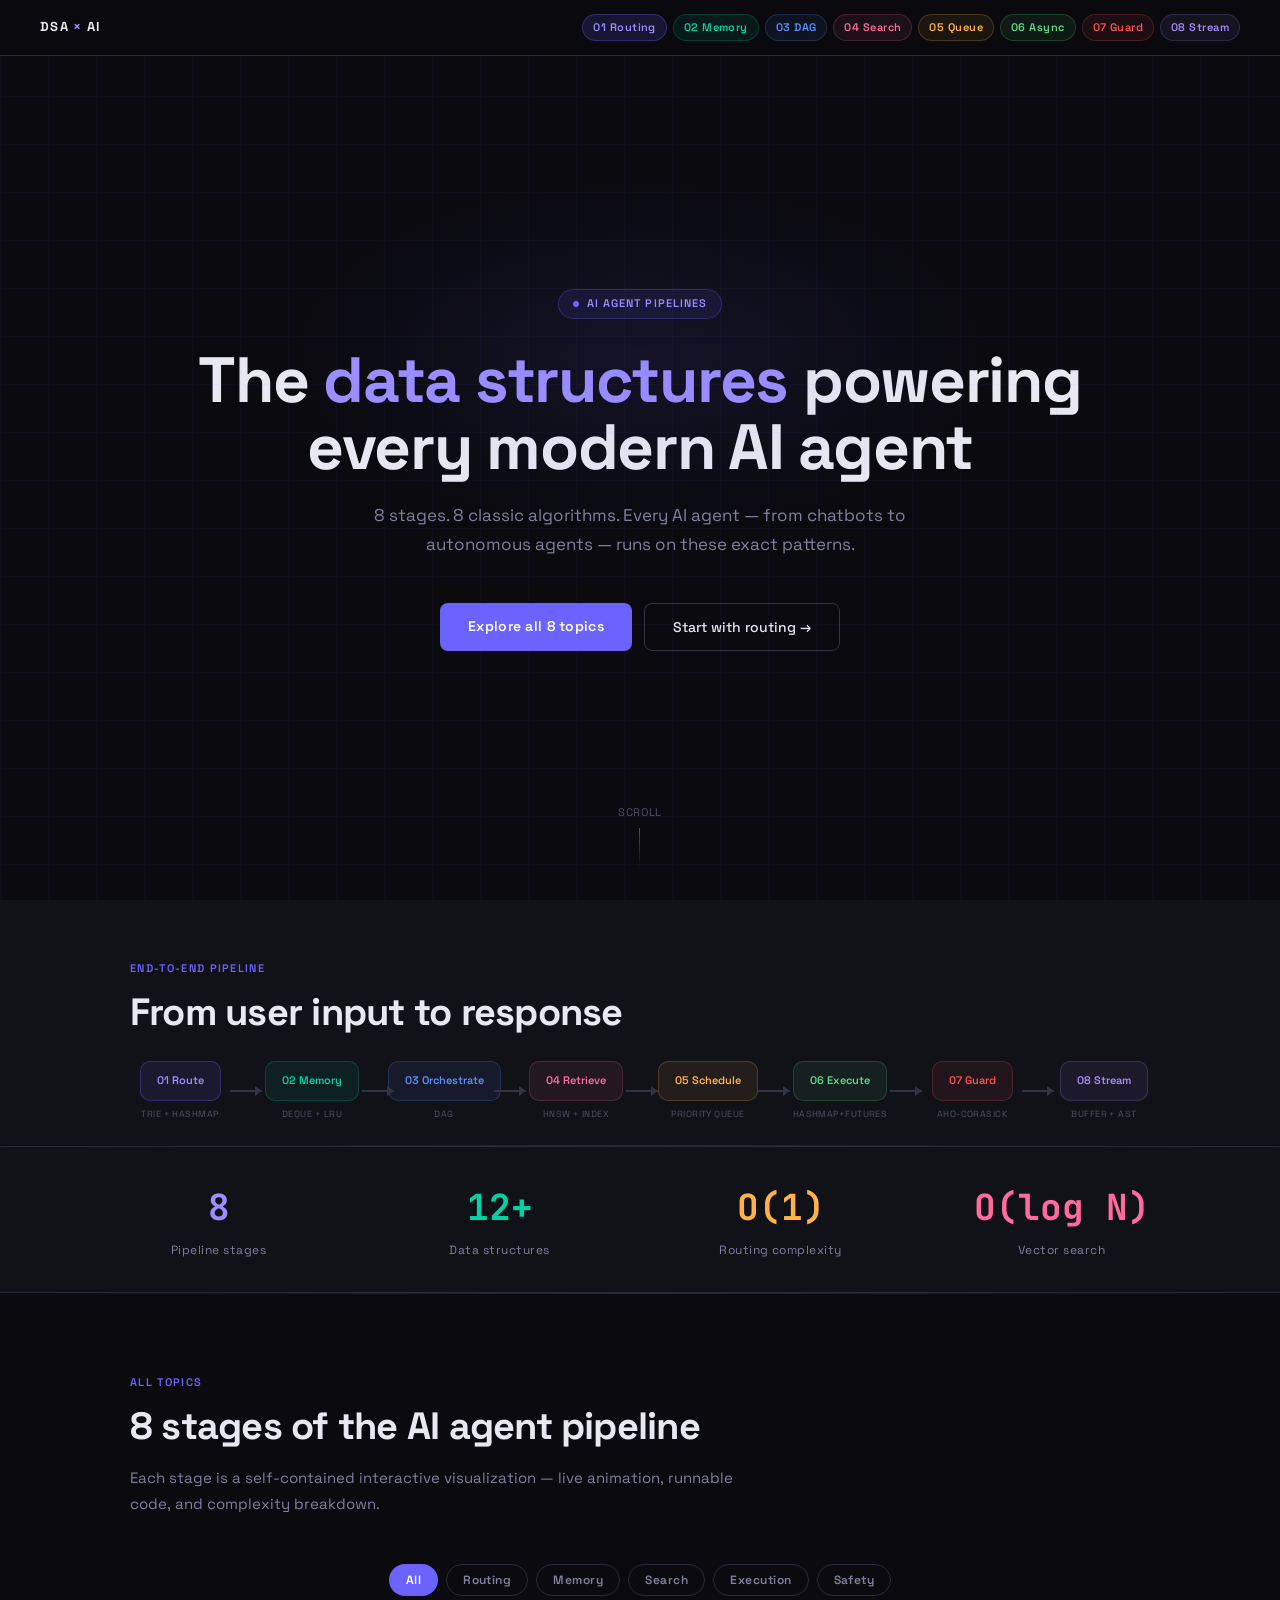
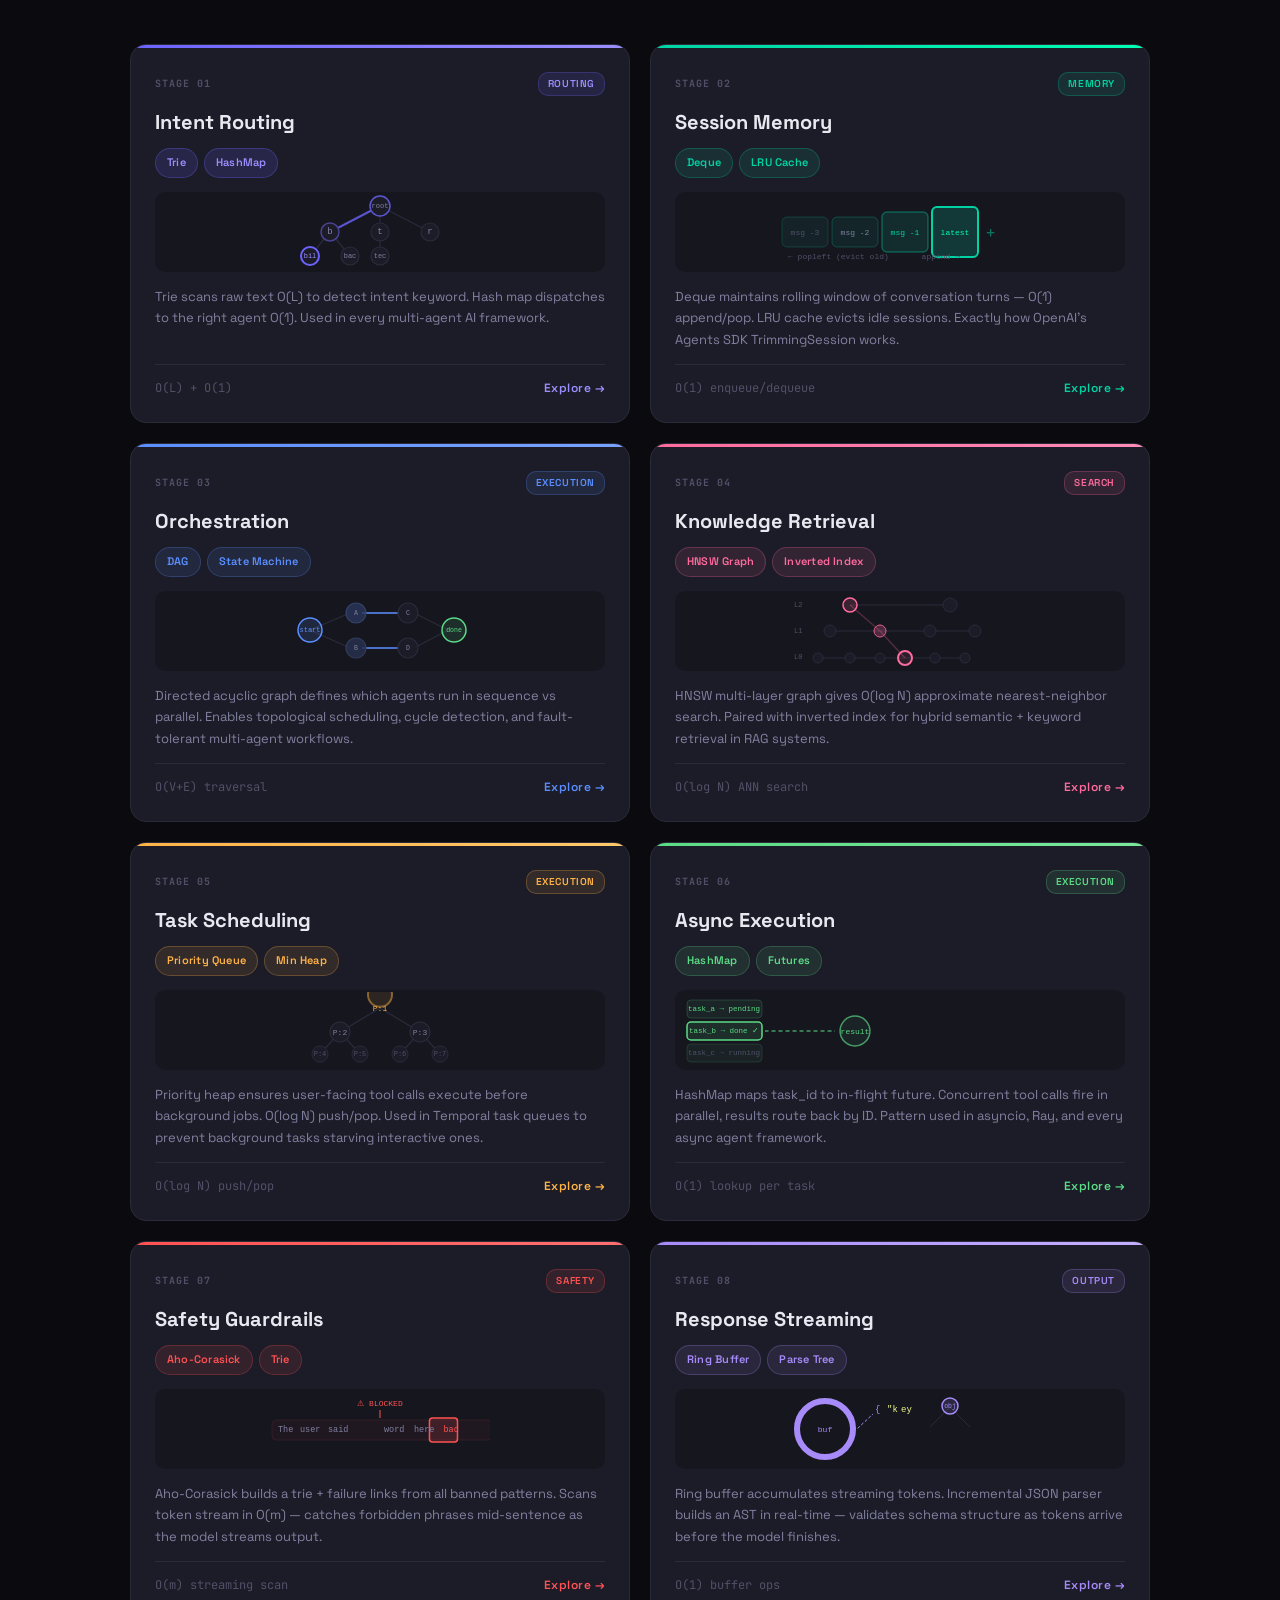
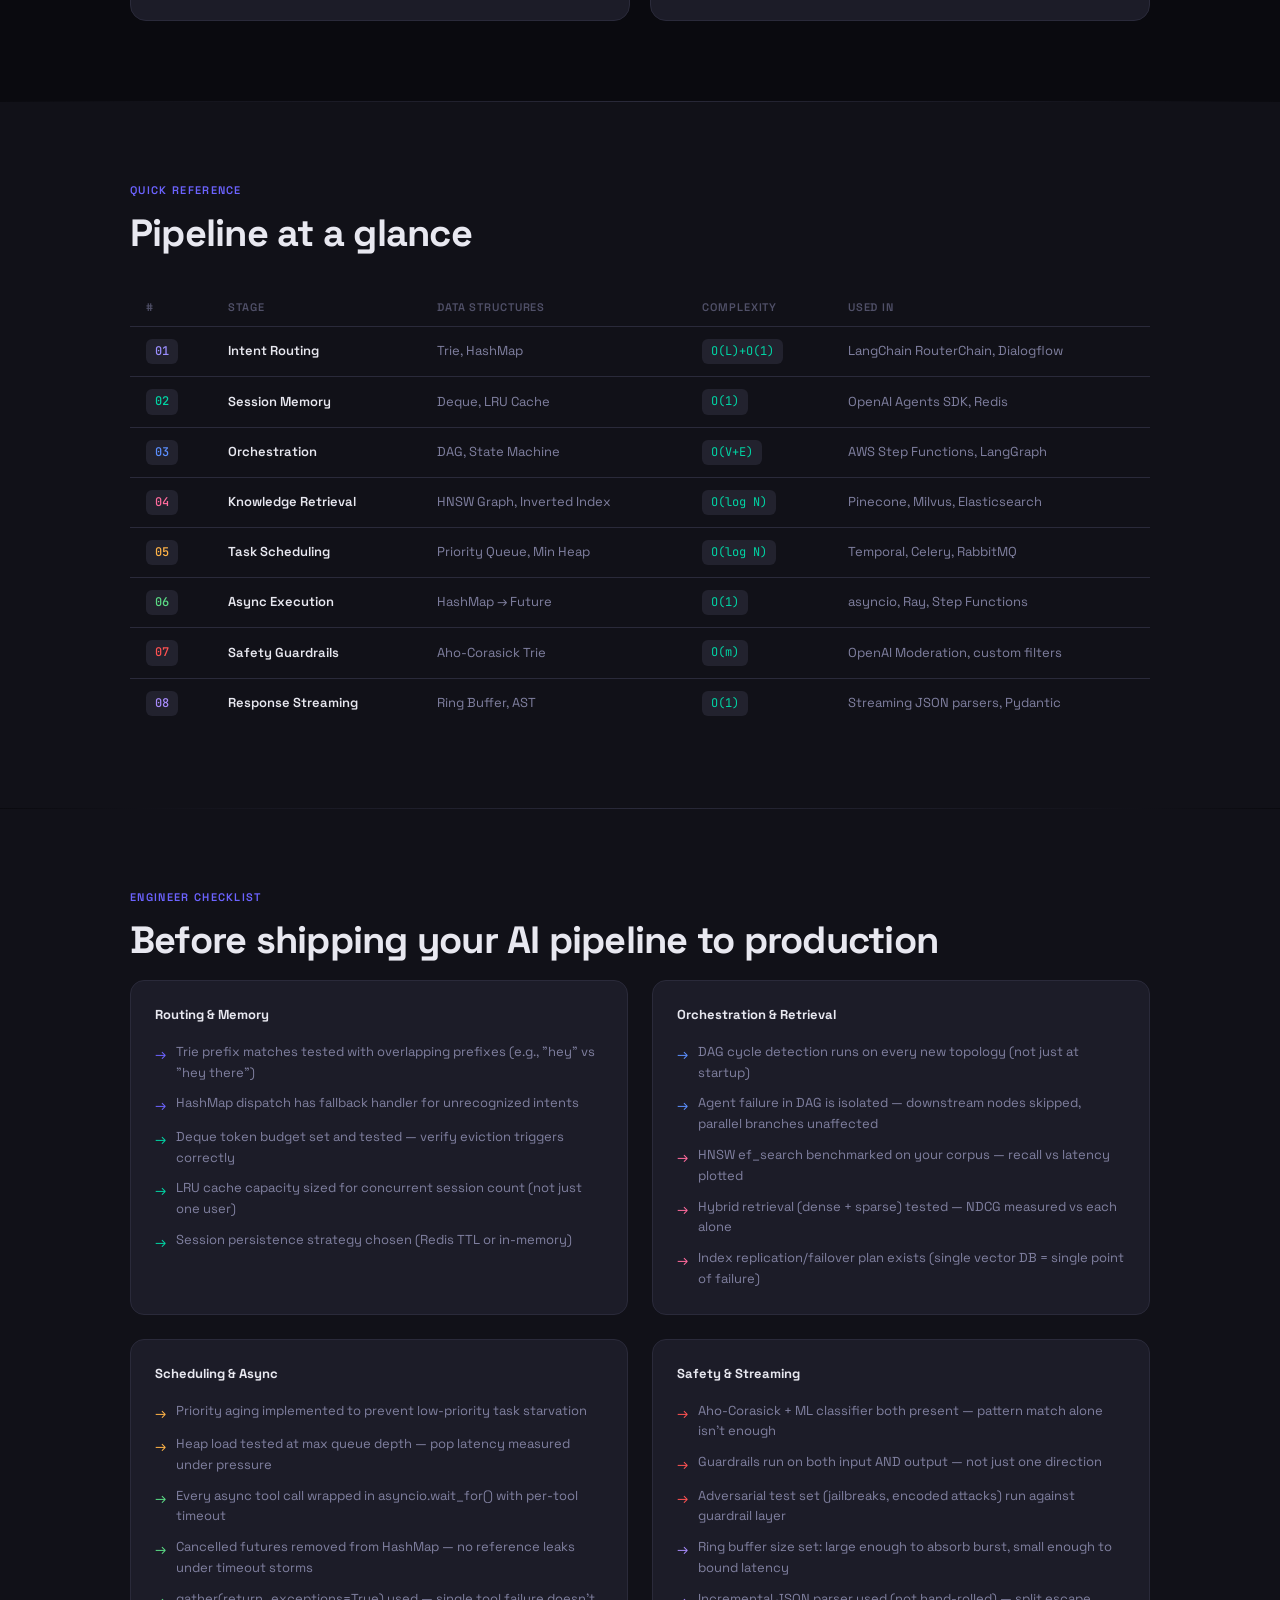
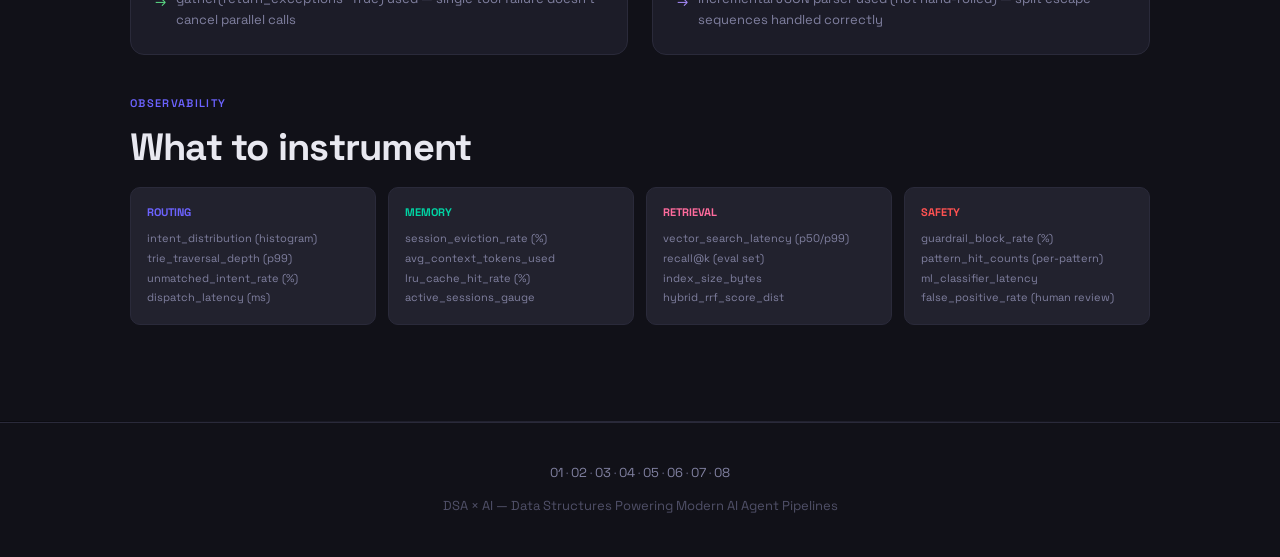
<file: index.html>
<!DOCTYPE html>
<html lang="en">
<head>
<meta charset="UTF-8"/>
<meta name="viewport" content="width=device-width, initial-scale=1.0"/>
<title>DSA × AI — Data Structures Powering Modern AI Agents</title>
<meta name="description" content="8 stages. 8 classic algorithms. Every AI agent — from chatbots to autonomous agents — runs on these exact data structures. Interactive visualizations."/>
<meta property="og:type" content="website"/>
<meta property="og:title" content="DSA × AI — Data Structures Powering Modern AI Agents"/>
<meta property="og:description" content="8 stages. 8 classic algorithms. Every AI agent runs on these exact patterns. Interactive visualizations of the data structures behind modern AI pipelines."/>
<meta property="og:image" content="https://pub-791252e542b34b9b85d72f368c5c362f.r2.dev/Screenshot%202026-06-13%20at%2011.57.16%E2%80%AFPM.png"/>
<meta property="og:image:width" content="1200"/>
<meta property="og:image:height" content="630"/>
<meta name="twitter:card" content="summary_large_image"/>
<meta name="twitter:title" content="DSA × AI — Data Structures Powering Modern AI Agents"/>
<meta name="twitter:description" content="8 stages. 8 classic algorithms. Every AI agent runs on these exact patterns. Interactive visualizations."/>
<meta name="twitter:image" content="https://pub-791252e542b34b9b85d72f368c5c362f.r2.dev/Screenshot%202026-06-13%20at%2011.57.16%E2%80%AFPM.png"/>
<link href="https://fonts.googleapis.com/css2?family=Space+Grotesk:wght@300;400;500;600;700&family=JetBrains+Mono:wght@300;400;500&display=swap" rel="stylesheet"/>
<link rel="stylesheet" href="./shared.css"/>
<style>
/* HUB-SPECIFIC STYLES */
.hero-cta { display: flex; gap: 12px; flex-wrap: wrap; justify-content: center; }

/* FILTER BAR */
.filter-bar {
  display: flex; gap: 8px; flex-wrap: wrap;
  justify-content: center; margin-bottom: 48px;
}
.filter-chip {
  padding: 7px 16px; border-radius: 20px; font-size: 12px; font-weight: 600;
  cursor: pointer; border: 1px solid var(--border); color: var(--muted);
  background: transparent; font-family: var(--font);
  transition: all .2s; letter-spacing: .04em;
}
.filter-chip:hover { border-color: var(--border2); color: var(--text); }
.filter-chip.active { background: var(--accent); color: #fff; border-color: transparent; }

/* CARD GRID */
.card-grid {
  display: grid;
  grid-template-columns: repeat(2, 1fr);
  gap: 20px;
}
.topic-card {
  background: var(--surface);
  border: 1px solid var(--border);
  border-radius: 16px;
  overflow: hidden;
  transition: border-color .25s, transform .25s;
  display: flex; flex-direction: column;
  text-decoration: none; color: inherit;
  position: relative;
}
.topic-card:hover {
  border-color: var(--border2);
  transform: translateY(-3px);
}
.card-accent-bar { height: 3px; width: 100%; }
.card-body { padding: 24px; flex: 1; display: flex; flex-direction: column; gap: 14px; }
.card-top { display: flex; align-items: center; justify-content: space-between; }
.card-stage {
  font-size: 10px; font-weight: 700; letter-spacing: .1em;
  text-transform: uppercase; color: var(--dim); font-family: var(--mono);
}
.card-category {
  font-size: 10px; font-weight: 600; letter-spacing: .06em;
  text-transform: uppercase; padding: 3px 9px; border-radius: 10px;
  border: 1px solid;
}
.card-title { font-size: 20px; font-weight: 700; line-height: 1.2; }
.card-ds { display: flex; gap: 6px; flex-wrap: wrap; }
.card-desc { font-size: 13px; color: var(--muted); line-height: 1.65; flex: 1; }
.card-meta {
  display: flex; align-items: center; justify-content: space-between;
  padding-top: 14px; border-top: 1px solid var(--border);
}
.card-complexity { font-family: var(--mono); font-size: 12px; color: var(--dim); }
.card-cta {
  font-size: 12px; font-weight: 600; letter-spacing: .04em;
  display: flex; align-items: center; gap: 5px;
}

/* MINI PREVIEW ANIMATIONS */
.card-preview {
  height: 80px; background: var(--bg3);
  border-radius: 10px; overflow: hidden;
  display: flex; align-items: center; justify-content: center;
  position: relative;
}
/* Trie animation */
.preview-trie { gap: 0; }
.ptrie-node {
  width: 28px; height: 28px; border-radius: 50%;
  background: var(--surface2); border: 1px solid var(--border2);
  display: flex; align-items: center; justify-content: center;
  font-family: var(--mono); font-size: 10px; color: var(--muted);
  position: absolute; transition: all .4s;
}
/* Deque animation */
.preview-deque { padding: 0 16px; gap: 4px; }
.pdeque-item {
  height: 36px; border-radius: 6px; font-family: var(--mono);
  font-size: 10px; display: flex; align-items: center; padding: 0 10px;
  white-space: nowrap; border: 1px solid;
  animation: deque-flow 3s ease-in-out infinite;
}
@keyframes deque-flow {
  0%,100% { opacity: .5; }
  50% { opacity: 1; }
}
/* DAG animation */
.preview-dag svg { width: 100%; height: 100%; }
/* Pulse dot */
.pulse-ring {
  position: absolute; border-radius: 50%;
  border: 2px solid; animation: ring-out 2s ease-out infinite;
}
@keyframes ring-out {
  0% { transform: scale(1); opacity: .8; }
  100% { transform: scale(2.5); opacity: 0; }
}
/* Heap animation */
.preview-heap { position: relative; }

/* STATS BAR */
.stats-bar {
  background: var(--bg2); border-top: 1px solid var(--border);
  border-bottom: 1px solid var(--border);
  padding: 32px 40px;
}
.stats-inner {
  max-width: 1100px; margin: 0 auto;
  display: grid; grid-template-columns: repeat(4,1fr); gap: 24px;
}
.stat { text-align: center; }
.stat-num { font-size: 36px; font-weight: 700; font-family: var(--mono); margin-bottom: 4px; }
.stat-label { font-size: 12px; color: var(--muted); letter-spacing: .04em; }

/* PIPELINE STRIP */
.pipeline-strip {
  max-width: 1100px; margin: 0 auto;
  padding: 60px 40px 0;
}
.pipeline-row {
  display: flex; align-items: center; overflow-x: auto;
  gap: 0; padding: 10px 0 24px;
}
.ps-node {
  display: flex; flex-direction: column; align-items: center;
  gap: 6px; min-width: 100px;
}
.ps-box {
  padding: 10px 16px; border-radius: 10px; border: 1px solid;
  font-size: 11px; font-weight: 600; text-align: center; white-space: nowrap;
  transition: all .3s; cursor: default;
}
.ps-label { font-size: 9px; color: var(--dim); letter-spacing: .05em; text-transform: uppercase; }
.ps-arrow { width: 32px; height: 2px; background: var(--border2); position: relative; flex-shrink: 0; }
.ps-arrow::after {
  content: ''; position: absolute; right: 0; top: -4px;
  border-left: 7px solid var(--border2);
  border-top: 5px solid transparent; border-bottom: 5px solid transparent;
}

@media (max-width: 900px) {
  .card-grid { grid-template-columns: 1fr; }
  .stats-inner { grid-template-columns: repeat(2,1fr); }
  .pipeline-row { justify-content: flex-start; }
  .filter-bar { gap: 6px; }
}
@media (max-width: 600px) {
  .stats-inner { grid-template-columns: 1fr 1fr; gap: 16px; }
  .stats-bar { padding: 24px 20px; }
}
</style>
</head>
<body>

<nav>
  <a href="./index.html" class="nav-logo">DSA <span>×</span> AI</a>
  <div class="nav-stages">
    <a href="./intent-routing/" class="nav-stage" style="background:rgba(108,99,255,.15);color:#9B8FFF;border-color:rgba(108,99,255,.3)">01 Routing</a>
    <a href="./session-memory/" class="nav-stage" style="background:rgba(0,212,164,.08);color:#00D4A4;border-color:rgba(0,212,164,.2)">02 Memory</a>
    <a href="./orchestration/" class="nav-stage" style="background:rgba(91,143,255,.08);color:#5B8FFF;border-color:rgba(91,143,255,.2)">03 DAG</a>
    <a href="./retrieval/" class="nav-stage" style="background:rgba(255,107,157,.08);color:#FF6B9D;border-color:rgba(255,107,157,.2)">04 Search</a>
    <a href="./scheduling/" class="nav-stage" style="background:rgba(255,179,71,.08);color:#FFB347;border-color:rgba(255,179,71,.2)">05 Queue</a>
    <a href="./async-tracking/" class="nav-stage" style="background:rgba(91,219,133,.08);color:#5BDB85;border-color:rgba(91,219,133,.2)">06 Async</a>
    <a href="./guardrails/" class="nav-stage" style="background:rgba(255,82,82,.08);color:#FF5252;border-color:rgba(255,82,82,.2)">07 Guard</a>
    <a href="./streaming/" class="nav-stage" style="background:rgba(167,139,250,.08);color:#A78BFA;border-color:rgba(167,139,250,.2)">08 Stream</a>
  </div>
</nav>

<!-- HERO -->
<div class="hero">
  <div class="hero-grid"></div>
  <div class="hero-glow"></div>
  <div class="eyebrow"><span class="eyebrow-dot"></span>AI Agent Pipelines</div>
  <h1>The <em style="color:#9B8FFF">data structures</em> powering<br/>every modern AI agent</h1>
  <p class="hero-sub">8 stages. 8 classic algorithms. Every AI agent — from chatbots to autonomous agents — runs on these exact patterns.</p>
  <div class="hero-cta">
    <a href="#topics" class="btn-primary">Explore all 8 topics</a>
    <a href="./intent-routing/" class="btn-secondary">Start with routing →</a>
  </div>
  <div class="scroll-hint"><span>SCROLL</span><div class="scroll-line"></div></div>
</div>

<!-- PIPELINE STRIP -->
<div class="full-bg">
  <div class="pipeline-strip">
    <div class="section-label">End-to-end pipeline</div>
    <div class="section-title">From user input to response</div>
    <div class="pipeline-row">
      <div class="ps-node">
        <div class="ps-box" style="background:rgba(108,99,255,.1);border-color:rgba(108,99,255,.3);color:#9B8FFF">01 Route</div>
        <div class="ps-label">Trie + HashMap</div>
      </div>
      <div class="ps-arrow"></div>
      <div class="ps-node">
        <div class="ps-box" style="background:rgba(0,212,164,.08);border-color:rgba(0,212,164,.2);color:#00D4A4">02 Memory</div>
        <div class="ps-label">Deque + LRU</div>
      </div>
      <div class="ps-arrow"></div>
      <div class="ps-node">
        <div class="ps-box" style="background:rgba(91,143,255,.08);border-color:rgba(91,143,255,.2);color:#5B8FFF">03 Orchestrate</div>
        <div class="ps-label">DAG</div>
      </div>
      <div class="ps-arrow"></div>
      <div class="ps-node">
        <div class="ps-box" style="background:rgba(255,107,157,.08);border-color:rgba(255,107,157,.2);color:#FF6B9D">04 Retrieve</div>
        <div class="ps-label">HNSW + Index</div>
      </div>
      <div class="ps-arrow"></div>
      <div class="ps-node">
        <div class="ps-box" style="background:rgba(255,179,71,.08);border-color:rgba(255,179,71,.2);color:#FFB347">05 Schedule</div>
        <div class="ps-label">Priority Queue</div>
      </div>
      <div class="ps-arrow"></div>
      <div class="ps-node">
        <div class="ps-box" style="background:rgba(91,219,133,.08);border-color:rgba(91,219,133,.2);color:#5BDB85">06 Execute</div>
        <div class="ps-label">HashMap+Futures</div>
      </div>
      <div class="ps-arrow"></div>
      <div class="ps-node">
        <div class="ps-box" style="background:rgba(255,82,82,.08);border-color:rgba(255,82,82,.2);color:#FF5252">07 Guard</div>
        <div class="ps-label">Aho-Corasick</div>
      </div>
      <div class="ps-arrow"></div>
      <div class="ps-node">
        <div class="ps-box" style="background:rgba(167,139,250,.08);border-color:rgba(167,139,250,.2);color:#A78BFA">08 Stream</div>
        <div class="ps-label">Buffer + AST</div>
      </div>
    </div>
  </div>
</div>

<div class="divider"></div>

<!-- STATS -->
<div class="stats-bar">
  <div class="stats-inner">
    <div class="stat">
      <div class="stat-num" style="color:#9B8FFF">8</div>
      <div class="stat-label">Pipeline stages</div>
    </div>
    <div class="stat">
      <div class="stat-num" style="color:#00D4A4">12+</div>
      <div class="stat-label">Data structures</div>
    </div>
    <div class="stat">
      <div class="stat-num" style="color:#FFB347">O(1)</div>
      <div class="stat-label">Routing complexity</div>
    </div>
    <div class="stat">
      <div class="stat-num" style="color:#FF6B9D">O(log N)</div>
      <div class="stat-label">Vector search</div>
    </div>
  </div>
</div>

<div class="divider"></div>

<!-- TOPICS GRID -->
<section id="topics" style="max-width:1100px">
  <div class="section-label">All topics</div>
  <div class="section-title">8 stages of the AI agent pipeline</div>
  <p class="section-sub">Each stage is a self-contained interactive visualization — live animation, runnable code, and complexity breakdown.</p>

  <div class="filter-bar">
    <button class="filter-chip active" onclick="filterCards('all',this)">All</button>
    <button class="filter-chip" onclick="filterCards('routing',this)">Routing</button>
    <button class="filter-chip" onclick="filterCards('memory',this)">Memory</button>
    <button class="filter-chip" onclick="filterCards('search',this)">Search</button>
    <button class="filter-chip" onclick="filterCards('execution',this)">Execution</button>
    <button class="filter-chip" onclick="filterCards('safety',this)">Safety</button>
  </div>

  <div class="card-grid" id="card-grid">

    <!-- 01 Intent Routing -->
    <a href="./intent-routing/" class="topic-card" data-cat="routing">
      <div class="card-accent-bar" style="background:linear-gradient(90deg,#6C63FF,#9B8FFF)"></div>
      <div class="card-body">
        <div class="card-top">
          <span class="card-stage">Stage 01</span>
          <span class="card-category" style="background:rgba(108,99,255,.12);color:#9B8FFF;border-color:rgba(108,99,255,.25)">Routing</span>
        </div>
        <div class="card-title">Intent Routing</div>
        <div class="card-ds">
          <span class="chip chip-purple" style="cursor:default">Trie</span>
          <span class="chip chip-purple" style="cursor:default">HashMap</span>
        </div>
        <!-- Mini trie preview -->
        <div class="card-preview">
          <svg viewBox="0 0 200 75" width="200" height="75">
            <line x1="100" y1="12" x2="50" y2="38" stroke="#2A2A3A" stroke-width="1.2"/>
            <line x1="100" y1="12" x2="100" y2="38" stroke="#2A2A3A" stroke-width="1.2"/>
            <line x1="100" y1="12" x2="150" y2="38" stroke="#2A2A3A" stroke-width="1.2"/>
            <line x1="50" y1="38" x2="30" y2="62" stroke="#2A2A3A" stroke-width="1.2"/>
            <line x1="50" y1="38" x2="70" y2="62" stroke="#2A2A3A" stroke-width="1.2"/>
            <line x1="100" y1="38" x2="100" y2="62" stroke="#2A2A3A" stroke-width="1.2"/>
            <line id="hl-e" x1="100" y1="12" x2="50" y2="38" stroke="#6C63FF" stroke-width="2" opacity="0">
              <animate attributeName="opacity" values="0;1;1;0" dur="3s" repeatCount="indefinite" begin="0s"/>
            </line>
            <circle id="hl-n1" cx="100" cy="12" r="10" fill="#1C1C28" stroke="#6C63FF" stroke-width="1.5">
              <animate attributeName="stroke" values="#2A2A3A;#6C63FF;#6C63FF;#2A2A3A" dur="3s" repeatCount="indefinite"/>
            </circle>
            <text x="100" y="12" text-anchor="middle" dominant-baseline="central" font-size="7" fill="#8080A0" font-family="monospace">root</text>
            <circle cx="50" cy="38" r="9" fill="#1C1C28" stroke="#6C63FF" stroke-width="1.5">
              <animate attributeName="stroke" values="#2A2A3A;#2A2A3A;#6C63FF;#2A2A3A" dur="3s" repeatCount="indefinite" begin="0.8s"/>
            </circle>
            <text x="50" y="38" text-anchor="middle" dominant-baseline="central" font-size="9" fill="#8080A0" font-family="monospace">b</text>
            <circle cx="100" cy="38" r="9" fill="#1C1C28" stroke="#2A2A3A" stroke-width="1.2"/>
            <text x="100" y="38" text-anchor="middle" dominant-baseline="central" font-size="9" fill="#8080A0" font-family="monospace">t</text>
            <circle cx="150" cy="38" r="9" fill="#1C1C28" stroke="#2A2A3A" stroke-width="1.2"/>
            <text x="150" y="38" text-anchor="middle" dominant-baseline="central" font-size="9" fill="#8080A0" font-family="monospace">r</text>
            <circle cx="30" cy="62" r="9" fill="#2D1F5E" stroke="#6C63FF" stroke-width="2">
              <animate attributeName="fill" values="#1C1C28;#1C1C28;#2D1F5E;#1C1C28" dur="3s" repeatCount="indefinite" begin="1.6s"/>
            </circle>
            <text x="30" y="62" text-anchor="middle" dominant-baseline="central" font-size="7" fill="#9B8FFF" font-family="monospace">bil</text>
            <circle cx="70" cy="62" r="9" fill="#1C1C28" stroke="#2A2A3A" stroke-width="1.2"/>
            <text x="70" y="62" text-anchor="middle" dominant-baseline="central" font-size="7" fill="#8080A0" font-family="monospace">bac</text>
            <circle cx="100" cy="62" r="9" fill="#1C1C28" stroke="#2A2A3A" stroke-width="1.2"/>
            <text x="100" y="62" text-anchor="middle" dominant-baseline="central" font-size="7" fill="#8080A0" font-family="monospace">tec</text>
          </svg>
        </div>
        <p class="card-desc">Trie scans raw text O(L) to detect intent keyword. Hash map dispatches to the right agent O(1). Used in every multi-agent AI framework.</p>
        <div class="card-meta">
          <span class="card-complexity">O(L) + O(1)</span>
          <span class="card-cta" style="color:#9B8FFF">Explore → </span>
        </div>
      </div>
    </a>

    <!-- 02 Session Memory -->
    <a href="./session-memory/" class="topic-card" data-cat="memory">
      <div class="card-accent-bar" style="background:linear-gradient(90deg,#00D4A4,#00FFB3)"></div>
      <div class="card-body">
        <div class="card-top">
          <span class="card-stage">Stage 02</span>
          <span class="card-category" style="background:rgba(0,212,164,.1);color:#00D4A4;border-color:rgba(0,212,164,.25)">Memory</span>
        </div>
        <div class="card-title">Session Memory</div>
        <div class="card-ds">
          <span class="chip chip-teal" style="cursor:default">Deque</span>
          <span class="chip chip-teal" style="cursor:default">LRU Cache</span>
        </div>
        <!-- Deque preview -->
        <div class="card-preview" style="padding:0 12px;">
          <svg viewBox="0 0 240 70" width="240" height="70">
            <rect x="2" y="20" width="46" height="30" rx="5" fill="rgba(0,212,164,0.06)" stroke="rgba(0,212,164,0.2)" stroke-width="1"/>
            <text x="25" y="35" text-anchor="middle" dominant-baseline="central" font-size="8" fill="#505068" font-family="monospace">msg -3</text>
            <rect x="52" y="20" width="46" height="30" rx="5" fill="rgba(0,212,164,0.08)" stroke="rgba(0,212,164,0.25)" stroke-width="1"/>
            <text x="75" y="35" text-anchor="middle" dominant-baseline="central" font-size="8" fill="#8080A0" font-family="monospace">msg -2</text>
            <rect x="102" y="15" width="46" height="40" rx="5" fill="rgba(0,212,164,0.12)" stroke="rgba(0,212,164,0.35)" stroke-width="1.5"/>
            <text x="125" y="35" text-anchor="middle" dominant-baseline="central" font-size="8" fill="#00D4A4" font-family="monospace">msg -1</text>
            <rect x="152" y="10" width="46" height="50" rx="5" fill="rgba(0,212,164,0.18)" stroke="#00D4A4" stroke-width="2"/>
            <text x="175" y="35" text-anchor="middle" dominant-baseline="central" font-size="8" fill="#00FFB3" font-family="monospace">latest</text>
            <text x="210" y="35" text-anchor="middle" dominant-baseline="central" font-size="18" fill="rgba(0,212,164,0.5)">+</text>
            <text x="8" y="62" font-size="8" fill="#505068" font-family="monospace">← popleft (evict old)</text>
            <text x="180" y="62" text-anchor="end" font-size="8" fill="#505068" font-family="monospace">append →</text>
          </svg>
        </div>
        <p class="card-desc">Deque maintains rolling window of conversation turns — O(1) append/pop. LRU cache evicts idle sessions. Exactly how OpenAI's Agents SDK TrimmingSession works.</p>
        <div class="card-meta">
          <span class="card-complexity">O(1) enqueue/dequeue</span>
          <span class="card-cta" style="color:#00D4A4">Explore → </span>
        </div>
      </div>
    </a>

    <!-- 03 Orchestration -->
    <a href="./orchestration/" class="topic-card" data-cat="execution">
      <div class="card-accent-bar" style="background:linear-gradient(90deg,#5B8FFF,#7AA3FF)"></div>
      <div class="card-body">
        <div class="card-top">
          <span class="card-stage">Stage 03</span>
          <span class="card-category" style="background:rgba(91,143,255,.1);color:#5B8FFF;border-color:rgba(91,143,255,.25)">Execution</span>
        </div>
        <div class="card-title">Orchestration</div>
        <div class="card-ds">
          <span class="chip chip-blue" style="cursor:default">DAG</span>
          <span class="chip chip-blue" style="cursor:default">State Machine</span>
        </div>
        <!-- DAG preview -->
        <div class="card-preview">
          <svg viewBox="0 0 220 75" width="220" height="75">
            <line x1="40" y1="37" x2="80" y2="20" stroke="#2A2A3A" stroke-width="1.2"/>
            <line x1="40" y1="37" x2="80" y2="55" stroke="#2A2A3A" stroke-width="1.2"/>
            <line x1="92" y1="20" x2="132" y2="20" stroke="#5B8FFF" stroke-width="1.5">
              <animate attributeName="stroke-dashoffset" from="40" to="0" dur="1.5s" repeatCount="indefinite"/>
            </line>
            <line x1="92" y1="55" x2="132" y2="55" stroke="#5B8FFF" stroke-width="1.5">
              <animate attributeName="stroke-dashoffset" from="40" to="0" dur="1.5s" repeatCount="indefinite" begin="0.4s"/>
            </line>
            <line x1="144" y1="20" x2="178" y2="37" stroke="#2A2A3A" stroke-width="1.2"/>
            <line x1="144" y1="55" x2="178" y2="37" stroke="#2A2A3A" stroke-width="1.2"/>
            <circle cx="40" cy="37" r="12" fill="rgba(91,143,255,0.15)" stroke="#5B8FFF" stroke-width="1.5"/>
            <text x="40" y="37" text-anchor="middle" dominant-baseline="central" font-size="7" fill="#5B8FFF" font-family="monospace">start</text>
            <circle cx="86" cy="20" r="10" fill="#1C1C28" stroke="#2A2A3A" stroke-width="1.2">
              <animate attributeName="fill" values="#1C1C28;rgba(91,143,255,0.15);#1C1C28" dur="2s" repeatCount="indefinite"/>
              <animate attributeName="stroke" values="#2A2A3A;#5B8FFF;#2A2A3A" dur="2s" repeatCount="indefinite"/>
            </circle>
            <text x="86" y="20" text-anchor="middle" dominant-baseline="central" font-size="6.5" fill="#8080A0" font-family="monospace">A</text>
            <circle cx="86" cy="55" r="10" fill="#1C1C28" stroke="#2A2A3A" stroke-width="1.2">
              <animate attributeName="fill" values="#1C1C28;rgba(91,143,255,0.15);#1C1C28" dur="2s" repeatCount="indefinite" begin="0.4s"/>
              <animate attributeName="stroke" values="#2A2A3A;#5B8FFF;#2A2A3A" dur="2s" repeatCount="indefinite" begin="0.4s"/>
            </circle>
            <text x="86" y="55" text-anchor="middle" dominant-baseline="central" font-size="6.5" fill="#8080A0" font-family="monospace">B</text>
            <circle cx="138" cy="20" r="10" fill="#1C1C28" stroke="#2A2A3A" stroke-width="1.2"/>
            <text x="138" y="20" text-anchor="middle" dominant-baseline="central" font-size="6.5" fill="#8080A0" font-family="monospace">C</text>
            <circle cx="138" cy="55" r="10" fill="#1C1C28" stroke="#2A2A3A" stroke-width="1.2"/>
            <text x="138" y="55" text-anchor="middle" dominant-baseline="central" font-size="6.5" fill="#8080A0" font-family="monospace">D</text>
            <circle cx="184" cy="37" r="12" fill="rgba(91,219,133,0.12)" stroke="#5BDB85" stroke-width="1.5"/>
            <text x="184" y="37" text-anchor="middle" dominant-baseline="central" font-size="6.5" fill="#5BDB85" font-family="monospace">done</text>
          </svg>
        </div>
        <p class="card-desc">Directed acyclic graph defines which agents run in sequence vs parallel. Enables topological scheduling, cycle detection, and fault-tolerant multi-agent workflows.</p>
        <div class="card-meta">
          <span class="card-complexity">O(V+E) traversal</span>
          <span class="card-cta" style="color:#5B8FFF">Explore → </span>
        </div>
      </div>
    </a>

    <!-- 04 Knowledge Retrieval -->
    <a href="./retrieval/" class="topic-card" data-cat="search">
      <div class="card-accent-bar" style="background:linear-gradient(90deg,#FF6B9D,#FF8CB8)"></div>
      <div class="card-body">
        <div class="card-top">
          <span class="card-stage">Stage 04</span>
          <span class="card-category" style="background:rgba(255,107,157,.1);color:#FF6B9D;border-color:rgba(255,107,157,.25)">Search</span>
        </div>
        <div class="card-title">Knowledge Retrieval</div>
        <div class="card-ds">
          <span class="chip chip-pink" style="cursor:default">HNSW Graph</span>
          <span class="chip chip-pink" style="cursor:default">Inverted Index</span>
        </div>
        <!-- HNSW preview -->
        <div class="card-preview">
          <svg viewBox="0 0 220 75" width="220" height="75">
            <!-- Layer labels -->
            <text x="4" y="14" font-size="7" fill="#505068" font-family="monospace">L2</text>
            <text x="4" y="40" font-size="7" fill="#505068" font-family="monospace">L1</text>
            <text x="4" y="66" font-size="7" fill="#505068" font-family="monospace">L0</text>
            <!-- L2 connections -->
            <line x1="60" y1="12" x2="160" y2="12" stroke="#2A2A3A" stroke-width="1"/>
            <!-- L1 connections -->
            <line x1="40" y1="38" x2="90" y2="38" stroke="#2A2A3A" stroke-width="1"/>
            <line x1="90" y1="38" x2="140" y2="38" stroke="#2A2A3A" stroke-width="1"/>
            <line x1="140" y1="38" x2="185" y2="38" stroke="#2A2A3A" stroke-width="1"/>
            <!-- L0 connections -->
            <line x1="28" y1="65" x2="60" y2="65" stroke="#2A2A3A" stroke-width="1"/>
            <line x1="60" y1="65" x2="90" y2="65" stroke="#2A2A3A" stroke-width="1"/>
            <line x1="90" y1="65" x2="115" y2="65" stroke="#2A2A3A" stroke-width="1"/>
            <line x1="115" y1="65" x2="145" y2="65" stroke="#2A2A3A" stroke-width="1"/>
            <line x1="145" y1="65" x2="175" y2="65" stroke="#2A2A3A" stroke-width="1"/>
            <!-- Animated query path -->
            <line x1="60" y1="12" x2="90" y2="38" stroke="#FF6B9D" stroke-width="1.5" opacity="0.6">
              <animate attributeName="opacity" values="0;0.8;0.8;0" dur="2.5s" repeatCount="indefinite"/>
            </line>
            <line x1="90" y1="38" x2="115" y2="65" stroke="#FF6B9D" stroke-width="1.5" opacity="0.6">
              <animate attributeName="opacity" values="0;0;0.8;0" dur="2.5s" repeatCount="indefinite"/>
            </line>
            <!-- Nodes L2 -->
            <circle cx="60" cy="12" r="7" fill="rgba(255,107,157,0.15)" stroke="#FF6B9D" stroke-width="1.5"/>
            <circle cx="160" cy="12" r="7" fill="#1C1C28" stroke="#2A2A3A" stroke-width="1"/>
            <!-- Nodes L1 -->
            <circle cx="40" cy="38" r="6" fill="#1C1C28" stroke="#2A2A3A" stroke-width="1"/>
            <circle cx="90" cy="38" r="6" fill="#1C1C28" stroke="#2A2A3A" stroke-width="1">
              <animate attributeName="fill" values="#1C1C28;rgba(255,107,157,0.15);#1C1C28" dur="2.5s" repeatCount="indefinite" begin="0.8s"/>
              <animate attributeName="stroke" values="#2A2A3A;#FF6B9D;#2A2A3A" dur="2.5s" repeatCount="indefinite" begin="0.8s"/>
            </circle>
            <circle cx="140" cy="38" r="6" fill="#1C1C28" stroke="#2A2A3A" stroke-width="1"/>
            <circle cx="185" cy="38" r="6" fill="#1C1C28" stroke="#2A2A3A" stroke-width="1"/>
            <!-- Nodes L0 -->
            <circle cx="28" cy="65" r="5" fill="#1C1C28" stroke="#2A2A3A" stroke-width="1"/>
            <circle cx="60" cy="65" r="5" fill="#1C1C28" stroke="#2A2A3A" stroke-width="1"/>
            <circle cx="90" cy="65" r="5" fill="#1C1C28" stroke="#2A2A3A" stroke-width="1"/>
            <circle cx="115" cy="65" r="7" fill="rgba(255,107,157,0.2)" stroke="#FF6B9D" stroke-width="2">
              <animate attributeName="fill" values="rgba(255,107,157,0.05);rgba(255,107,157,0.25);rgba(255,107,157,0.05)" dur="2s" repeatCount="indefinite"/>
            </circle>
            <circle cx="145" cy="65" r="5" fill="#1C1C28" stroke="#2A2A3A" stroke-width="1"/>
            <circle cx="175" cy="65" r="5" fill="#1C1C28" stroke="#2A2A3A" stroke-width="1"/>
          </svg>
        </div>
        <p class="card-desc">HNSW multi-layer graph gives O(log N) approximate nearest-neighbor search. Paired with inverted index for hybrid semantic + keyword retrieval in RAG systems.</p>
        <div class="card-meta">
          <span class="card-complexity">O(log N) ANN search</span>
          <span class="card-cta" style="color:#FF6B9D">Explore → </span>
        </div>
      </div>
    </a>

    <!-- 05 Task Scheduling -->
    <a href="./scheduling/" class="topic-card" data-cat="execution">
      <div class="card-accent-bar" style="background:linear-gradient(90deg,#FFB347,#FFC96B)"></div>
      <div class="card-body">
        <div class="card-top">
          <span class="card-stage">Stage 05</span>
          <span class="card-category" style="background:rgba(255,179,71,.1);color:#FFB347;border-color:rgba(255,179,71,.25)">Execution</span>
        </div>
        <div class="card-title">Task Scheduling</div>
        <div class="card-ds">
          <span class="chip chip-amber" style="cursor:default">Priority Queue</span>
          <span class="chip chip-amber" style="cursor:default">Min Heap</span>
        </div>
        <!-- Heap preview -->
        <div class="card-preview">
          <svg viewBox="0 0 200 75" width="200" height="75">
            <!-- Heap tree -->
            <line x1="100" y1="16" x2="60" y2="40" stroke="#2A2A3A" stroke-width="1.2"/>
            <line x1="100" y1="16" x2="140" y2="40" stroke="#2A2A3A" stroke-width="1.2"/>
            <line x1="60" y1="40" x2="40" y2="62" stroke="#2A2A3A" stroke-width="1.2"/>
            <line x1="60" y1="40" x2="80" y2="62" stroke="#2A2A3A" stroke-width="1.2"/>
            <line x1="140" y1="40" x2="120" y2="62" stroke="#2A2A3A" stroke-width="1.2"/>
            <line x1="140" y1="40" x2="160" y2="62" stroke="#2A2A3A" stroke-width="1.2"/>
            <!-- Root pops out -->
            <circle cx="100" cy="16" r="12" fill="rgba(255,179,71,0.2)" stroke="#FFB347" stroke-width="2">
              <animate attributeName="cy" values="16;-10;16" dur="3s" repeatCount="indefinite"/>
              <animate attributeName="opacity" values="1;0;1" dur="3s" repeatCount="indefinite"/>
            </circle>
            <text x="100" y="16" text-anchor="middle" dominant-baseline="central" font-size="8" fill="#FFB347" font-family="monospace">P:1</text>
            <circle cx="60" cy="40" r="10" fill="#1C1C28" stroke="#2A2A3A" stroke-width="1.2"/>
            <text x="60" y="40" text-anchor="middle" dominant-baseline="central" font-size="8" fill="#8080A0" font-family="monospace">P:2</text>
            <circle cx="140" cy="40" r="10" fill="#1C1C28" stroke="#2A2A3A" stroke-width="1.2"/>
            <text x="140" y="40" text-anchor="middle" dominant-baseline="central" font-size="8" fill="#8080A0" font-family="monospace">P:3</text>
            <circle cx="40" cy="62" r="8" fill="#1C1C28" stroke="#2A2A3A" stroke-width="1"/>
            <text x="40" y="62" text-anchor="middle" dominant-baseline="central" font-size="7" fill="#505068" font-family="monospace">P:4</text>
            <circle cx="80" cy="62" r="8" fill="#1C1C28" stroke="#2A2A3A" stroke-width="1"/>
            <text x="80" y="62" text-anchor="middle" dominant-baseline="central" font-size="7" fill="#505068" font-family="monospace">P:5</text>
            <circle cx="120" cy="62" r="8" fill="#1C1C28" stroke="#2A2A3A" stroke-width="1"/>
            <text x="120" y="62" text-anchor="middle" dominant-baseline="central" font-size="7" fill="#505068" font-family="monospace">P:6</text>
            <circle cx="160" cy="62" r="8" fill="#1C1C28" stroke="#2A2A3A" stroke-width="1"/>
            <text x="160" y="62" text-anchor="middle" dominant-baseline="central" font-size="7" fill="#505068" font-family="monospace">P:7</text>
          </svg>
        </div>
        <p class="card-desc">Priority heap ensures user-facing tool calls execute before background jobs. O(log N) push/pop. Used in Temporal task queues to prevent background tasks starving interactive ones.</p>
        <div class="card-meta">
          <span class="card-complexity">O(log N) push/pop</span>
          <span class="card-cta" style="color:#FFB347">Explore → </span>
        </div>
      </div>
    </a>

    <!-- 06 Async Tracking -->
    <a href="./async-tracking/" class="topic-card" data-cat="execution">
      <div class="card-accent-bar" style="background:linear-gradient(90deg,#5BDB85,#7AE89B)"></div>
      <div class="card-body">
        <div class="card-top">
          <span class="card-stage">Stage 06</span>
          <span class="card-category" style="background:rgba(91,219,133,.1);color:#5BDB85;border-color:rgba(91,219,133,.25)">Execution</span>
        </div>
        <div class="card-title">Async Execution</div>
        <div class="card-ds">
          <span class="chip chip-green" style="cursor:default">HashMap</span>
          <span class="chip chip-green" style="cursor:default">Futures</span>
        </div>
        <!-- Async preview -->
        <div class="card-preview" style="padding:0 10px;gap:4px;flex-direction:column;align-items:flex-start;justify-content:center;">
          <svg viewBox="0 0 230 70" width="230" height="70">
            <rect x="2" y="5" width="75" height="18" rx="4" fill="rgba(91,219,133,0.08)" stroke="rgba(91,219,133,0.2)" stroke-width="1"/>
            <text x="39" y="14" text-anchor="middle" dominant-baseline="central" font-size="7.5" fill="#5BDB85" font-family="monospace">task_a → pending</text>
            <rect x="2" y="27" width="75" height="18" rx="4" fill="rgba(91,219,133,0.12)" stroke="#5BDB85" stroke-width="1.5"/>
            <text x="39" y="36" text-anchor="middle" dominant-baseline="central" font-size="7.5" fill="#5BDB85" font-family="monospace">task_b → done ✓</text>
            <rect x="2" y="49" width="75" height="18" rx="4" fill="rgba(91,219,133,0.06)" stroke="rgba(91,219,133,0.15)" stroke-width="1"/>
            <text x="39" y="58" text-anchor="middle" dominant-baseline="central" font-size="7.5" fill="#505068" font-family="monospace">task_c → running</text>
            <!-- Animated result arriving -->
            <circle cx="170" cy="36" r="18" fill="rgba(91,219,133,0.1)" stroke="#5BDB85" stroke-width="1.5">
              <animate attributeName="r" values="14;18;14" dur="2s" repeatCount="indefinite"/>
              <animate attributeName="opacity" values="0.6;1;0.6" dur="2s" repeatCount="indefinite"/>
            </circle>
            <text x="170" y="36" text-anchor="middle" dominant-baseline="central" font-size="8" fill="#5BDB85" font-family="monospace">result</text>
            <line x1="80" y1="36" x2="150" y2="36" stroke="#5BDB85" stroke-width="1" stroke-dasharray="4,3">
              <animate attributeName="stroke-dashoffset" from="28" to="0" dur="1s" repeatCount="indefinite"/>
            </line>
          </svg>
        </div>
        <p class="card-desc">HashMap maps task_id to in-flight future. Concurrent tool calls fire in parallel, results route back by ID. Pattern used in asyncio, Ray, and every async agent framework.</p>
        <div class="card-meta">
          <span class="card-complexity">O(1) lookup per task</span>
          <span class="card-cta" style="color:#5BDB85">Explore → </span>
        </div>
      </div>
    </a>

    <!-- 07 Safety / Guardrails -->
    <a href="./guardrails/" class="topic-card" data-cat="safety">
      <div class="card-accent-bar" style="background:linear-gradient(90deg,#FF5252,#FF7070)"></div>
      <div class="card-body">
        <div class="card-top">
          <span class="card-stage">Stage 07</span>
          <span class="card-category" style="background:rgba(255,82,82,.1);color:#FF5252;border-color:rgba(255,82,82,.25)">Safety</span>
        </div>
        <div class="card-title">Safety Guardrails</div>
        <div class="card-ds">
          <span class="chip chip-red" style="cursor:default">Aho-Corasick</span>
          <span class="chip chip-red" style="cursor:default">Trie</span>
        </div>
        <!-- Aho-Corasick preview -->
        <div class="card-preview">
          <svg viewBox="0 0 220 75" width="220" height="75">
            <!-- Token stream -->
            <rect x="2" y="28" width="220" height="20" rx="4" fill="rgba(255,82,82,0.04)" stroke="rgba(255,82,82,0.1)" stroke-width="1"/>
            <text x="8" y="38" dominant-baseline="central" font-size="8.5" fill="#8080A0" font-family="monospace">The</text>
            <text x="30" y="38" dominant-baseline="central" font-size="8.5" fill="#8080A0" font-family="monospace">user</text>
            <text x="58" y="38" dominant-baseline="central" font-size="8.5" fill="#8080A0" font-family="monospace">said</text>
            <!-- Scanning cursor -->
            <rect x="84" y="26" width="28" height="24" rx="3" fill="rgba(255,82,82,0.15)" stroke="#FF5252" stroke-width="1.5">
              <animate attributeName="x" values="84;110;136;160;84" dur="3s" repeatCount="indefinite"/>
            </rect>
            <text x="98" y="38" dominant-baseline="central" font-size="8.5" fill="#FF5252" font-family="monospace">
              <animate attributeName="x" values="98;124;150;174;98" dur="3s" repeatCount="indefinite"/>
              bad
            </text>
            <text x="114" y="38" dominant-baseline="central" font-size="8.5" fill="#8080A0" font-family="monospace">word</text>
            <text x="144" y="38" dominant-baseline="central" font-size="8.5" fill="#8080A0" font-family="monospace">here</text>
            <!-- Match indicator -->
            <text x="110" y="14" text-anchor="middle" font-size="8" fill="#FF5252" font-family="monospace">
              <animate attributeName="opacity" values="0;0;1;1;0" dur="3s" repeatCount="indefinite"/>
              ⚠ BLOCKED
            </text>
            <line x1="110" y1="18" x2="110" y2="26" stroke="#FF5252" stroke-width="1" opacity="0">
              <animate attributeName="opacity" values="0;0;1;1;0" dur="3s" repeatCount="indefinite"/>
            </line>
          </svg>
        </div>
        <p class="card-desc">Aho-Corasick builds a trie + failure links from all banned patterns. Scans token stream in O(m) — catches forbidden phrases mid-sentence as the model streams output.</p>
        <div class="card-meta">
          <span class="card-complexity">O(m) streaming scan</span>
          <span class="card-cta" style="color:#FF5252">Explore → </span>
        </div>
      </div>
    </a>

    <!-- 08 Response Streaming -->
    <a href="./streaming/" class="topic-card" data-cat="memory">
      <div class="card-accent-bar" style="background:linear-gradient(90deg,#A78BFA,#C4B0FF)"></div>
      <div class="card-body">
        <div class="card-top">
          <span class="card-stage">Stage 08</span>
          <span class="card-category" style="background:rgba(167,139,250,.1);color:#A78BFA;border-color:rgba(167,139,250,.25)">Output</span>
        </div>
        <div class="card-title">Response Streaming</div>
        <div class="card-ds">
          <span class="chip chip-violet" style="cursor:default">Ring Buffer</span>
          <span class="chip chip-violet" style="cursor:default">Parse Tree</span>
        </div>
        <!-- Streaming preview -->
        <div class="card-preview">
          <svg viewBox="0 0 230 75" width="230" height="75">
            <!-- Ring buffer circle -->
            <circle cx="40" cy="37" r="28" fill="none" stroke="#2A2A3A" stroke-width="6"/>
            <circle cx="40" cy="37" r="28" fill="none" stroke="#A78BFA" stroke-width="6"
              stroke-dasharray="88 176" stroke-dashoffset="0" stroke-linecap="round">
              <animate attributeName="stroke-dasharray" values="0 176;88 176;132 176;176 176;176 176" dur="3s" repeatCount="indefinite"/>
            </circle>
            <text x="40" y="37" text-anchor="middle" dominant-baseline="central" font-size="8" fill="#A78BFA" font-family="monospace">buf</text>
            <!-- JSON tokens arriving -->
            <text x="90" y="20" font-size="9" fill="#A78BFA" font-family="monospace" opacity="0">
              {<animate attributeName="opacity" values="0;1;1;1;1" dur="3s" repeatCount="indefinite"/>
            </text>
            <text x="102" y="20" font-size="9" fill="#F1FA8C" font-family="monospace" opacity="0">
              "k<animate attributeName="opacity" values="0;0;1;1;1" dur="3s" repeatCount="indefinite"/>
            </text>
            <text x="116" y="20" font-size="9" fill="#F1FA8C" font-family="monospace" opacity="0">
              ey<animate attributeName="opacity" values="0;0;0;1;1" dur="3s" repeatCount="indefinite"/>
            </text>
            <text x="130" y="20" font-size="9" fill="#8080A0" font-family="monospace" opacity="0">
              ":<animate attributeName="opacity" values="0;0;0;0;1" dur="3s" repeatCount="indefinite"/>
            </text>
            <!-- AST building -->
            <line x1="165" y1="15" x2="145" y2="35" stroke="#2A2A3A" stroke-width="1" opacity="0">
              <animate attributeName="opacity" values="0;0;0;1;1" dur="3s" repeatCount="indefinite"/>
            </line>
            <line x1="165" y1="15" x2="185" y2="35" stroke="#2A2A3A" stroke-width="1" opacity="0">
              <animate attributeName="opacity" values="0;0;0;1;1" dur="3s" repeatCount="indefinite"/>
            </line>
            <circle cx="165" cy="14" r="8" fill="rgba(167,139,250,0.15)" stroke="#A78BFA" stroke-width="1.5" opacity="0">
              <animate attributeName="opacity" values="0;0;1;1;1" dur="3s" repeatCount="indefinite"/>
            </circle>
            <text x="165" y="14" text-anchor="middle" dominant-baseline="central" font-size="6.5" fill="#A78BFA" font-family="monospace" opacity="0">obj<animate attributeName="opacity" values="0;0;1;1;1" dur="3s" repeatCount="indefinite"/></text>
            <circle cx="145" cy="36" r="7" fill="#1C1C28" stroke="#2A2A3A" stroke-width="1" opacity="0">
              <animate attributeName="opacity" values="0;0;0;0;1" dur="3s" repeatCount="indefinite"/>
            </circle>
            <circle cx="185" cy="36" r="7" fill="#1C1C28" stroke="#2A2A3A" stroke-width="1" opacity="0">
              <animate attributeName="opacity" values="0;0;0;0;1" dur="3s" repeatCount="indefinite"/>
            </circle>
            <text x="145" y="36" text-anchor="middle" dominant-baseline="central" font-size="5.5" fill="#8080A0" font-family="monospace" opacity="0">key<animate attributeName="opacity" values="0;0;0;0;1" dur="3s" repeatCount="indefinite"/></text>
            <text x="185" y="36" text-anchor="middle" dominant-baseline="central" font-size="5.5" fill="#8080A0" font-family="monospace" opacity="0">val<animate attributeName="opacity" values="0;0;0;0;1" dur="3s" repeatCount="indefinite"/></text>
            <!-- Token stream arrow -->
            <line x1="72" y1="37" x2="88" y2="22" stroke="#A78BFA" stroke-width="1" stroke-dasharray="3,2">
              <animate attributeName="stroke-dashoffset" from="20" to="0" dur="0.8s" repeatCount="indefinite"/>
            </line>
          </svg>
        </div>
        <p class="card-desc">Ring buffer accumulates streaming tokens. Incremental JSON parser builds an AST in real-time — validates schema structure as tokens arrive before the model finishes.</p>
        <div class="card-meta">
          <span class="card-complexity">O(1) buffer ops</span>
          <span class="card-cta" style="color:#A78BFA">Explore → </span>
        </div>
      </div>
    </a>

  </div><!-- /card-grid -->
</section>

<div class="divider"></div>

<!-- SUMMARY TABLE -->
<div class="full-bg">
<div class="full-bg-wrap">
  <div class="section-label">Quick reference</div>
  <div class="section-title">Pipeline at a glance</div>
  <table class="cplx-table">
    <thead>
      <tr>
        <th>#</th><th>Stage</th><th>Data Structures</th><th>Complexity</th><th>Used in</th>
      </tr>
    </thead>
    <tbody>
      <tr>
        <td><span class="mono-badge" style="color:#9B8FFF">01</span></td>
        <td><a href="./intent-routing/" style="color:var(--text);text-decoration:none;font-weight:600">Intent Routing</a></td>
        <td>Trie, HashMap</td>
        <td><span class="mono-badge">O(L)+O(1)</span></td>
        <td style="color:var(--muted)">LangChain RouterChain, Dialogflow</td>
      </tr>
      <tr>
        <td><span class="mono-badge" style="color:#00D4A4">02</span></td>
        <td><a href="./session-memory/" style="color:var(--text);text-decoration:none;font-weight:600">Session Memory</a></td>
        <td>Deque, LRU Cache</td>
        <td><span class="mono-badge">O(1)</span></td>
        <td style="color:var(--muted)">OpenAI Agents SDK, Redis</td>
      </tr>
      <tr>
        <td><span class="mono-badge" style="color:#5B8FFF">03</span></td>
        <td><a href="./orchestration/" style="color:var(--text);text-decoration:none;font-weight:600">Orchestration</a></td>
        <td>DAG, State Machine</td>
        <td><span class="mono-badge">O(V+E)</span></td>
        <td style="color:var(--muted)">AWS Step Functions, LangGraph</td>
      </tr>
      <tr>
        <td><span class="mono-badge" style="color:#FF6B9D">04</span></td>
        <td><a href="./retrieval/" style="color:var(--text);text-decoration:none;font-weight:600">Knowledge Retrieval</a></td>
        <td>HNSW Graph, Inverted Index</td>
        <td><span class="mono-badge">O(log N)</span></td>
        <td style="color:var(--muted)">Pinecone, Milvus, Elasticsearch</td>
      </tr>
      <tr>
        <td><span class="mono-badge" style="color:#FFB347">05</span></td>
        <td><a href="./scheduling/" style="color:var(--text);text-decoration:none;font-weight:600">Task Scheduling</a></td>
        <td>Priority Queue, Min Heap</td>
        <td><span class="mono-badge">O(log N)</span></td>
        <td style="color:var(--muted)">Temporal, Celery, RabbitMQ</td>
      </tr>
      <tr>
        <td><span class="mono-badge" style="color:#5BDB85">06</span></td>
        <td><a href="./async-tracking/" style="color:var(--text);text-decoration:none;font-weight:600">Async Execution</a></td>
        <td>HashMap → Future</td>
        <td><span class="mono-badge">O(1)</span></td>
        <td style="color:var(--muted)">asyncio, Ray, Step Functions</td>
      </tr>
      <tr>
        <td><span class="mono-badge" style="color:#FF5252">07</span></td>
        <td><a href="./guardrails/" style="color:var(--text);text-decoration:none;font-weight:600">Safety Guardrails</a></td>
        <td>Aho-Corasick Trie</td>
        <td><span class="mono-badge">O(m)</span></td>
        <td style="color:var(--muted)">OpenAI Moderation, custom filters</td>
      </tr>
      <tr>
        <td><span class="mono-badge" style="color:#A78BFA">08</span></td>
        <td><a href="./streaming/" style="color:var(--text);text-decoration:none;font-weight:600">Response Streaming</a></td>
        <td>Ring Buffer, AST</td>
        <td><span class="mono-badge">O(1)</span></td>
        <td style="color:var(--muted)">Streaming JSON parsers, Pydantic</td>
      </tr>
    </tbody>
  </table>
</div>
</div>

<div class="divider"></div>

<!-- ENGINEER CHECKLIST -->
<div class="full-bg">
<div class="full-bg-wrap">
  <div class="section-label">Engineer checklist</div>
  <div class="section-title">Before shipping your AI pipeline to production</div>
  <div style="display:grid;grid-template-columns:1fr 1fr;gap:24px;margin-bottom:40px">
    <div style="background:var(--surface);border:1px solid var(--border);border-radius:14px;padding:24px">
      <div style="font-size:13px;font-weight:700;color:var(--text);margin-bottom:16px">Routing &amp; Memory</div>
      <div style="display:flex;flex-direction:column;gap:10px">
        <div style="display:flex;align-items:flex-start;gap:10px"><span style="color:#6C63FF;font-size:14px;margin-top:1px;flex-shrink:0">→</span><span style="font-size:13px;color:var(--muted)">Trie prefix matches tested with overlapping prefixes (e.g., "hey" vs "hey there")</span></div>
        <div style="display:flex;align-items:flex-start;gap:10px"><span style="color:#6C63FF;font-size:14px;margin-top:1px;flex-shrink:0">→</span><span style="font-size:13px;color:var(--muted)">HashMap dispatch has fallback handler for unrecognized intents</span></div>
        <div style="display:flex;align-items:flex-start;gap:10px"><span style="color:#00D4A4;font-size:14px;margin-top:1px;flex-shrink:0">→</span><span style="font-size:13px;color:var(--muted)">Deque token budget set and tested — verify eviction triggers correctly</span></div>
        <div style="display:flex;align-items:flex-start;gap:10px"><span style="color:#00D4A4;font-size:14px;margin-top:1px;flex-shrink:0">→</span><span style="font-size:13px;color:var(--muted)">LRU cache capacity sized for concurrent session count (not just one user)</span></div>
        <div style="display:flex;align-items:flex-start;gap:10px"><span style="color:#00D4A4;font-size:14px;margin-top:1px;flex-shrink:0">→</span><span style="font-size:13px;color:var(--muted)">Session persistence strategy chosen (Redis TTL or in-memory)</span></div>
      </div>
    </div>
    <div style="background:var(--surface);border:1px solid var(--border);border-radius:14px;padding:24px">
      <div style="font-size:13px;font-weight:700;color:var(--text);margin-bottom:16px">Orchestration &amp; Retrieval</div>
      <div style="display:flex;flex-direction:column;gap:10px">
        <div style="display:flex;align-items:flex-start;gap:10px"><span style="color:#5B8FFF;font-size:14px;margin-top:1px;flex-shrink:0">→</span><span style="font-size:13px;color:var(--muted)">DAG cycle detection runs on every new topology (not just at startup)</span></div>
        <div style="display:flex;align-items:flex-start;gap:10px"><span style="color:#5B8FFF;font-size:14px;margin-top:1px;flex-shrink:0">→</span><span style="font-size:13px;color:var(--muted)">Agent failure in DAG is isolated — downstream nodes skipped, parallel branches unaffected</span></div>
        <div style="display:flex;align-items:flex-start;gap:10px"><span style="color:#FF6B9D;font-size:14px;margin-top:1px;flex-shrink:0">→</span><span style="font-size:13px;color:var(--muted)">HNSW ef_search benchmarked on your corpus — recall vs latency plotted</span></div>
        <div style="display:flex;align-items:flex-start;gap:10px"><span style="color:#FF6B9D;font-size:14px;margin-top:1px;flex-shrink:0">→</span><span style="font-size:13px;color:var(--muted)">Hybrid retrieval (dense + sparse) tested — NDCG measured vs each alone</span></div>
        <div style="display:flex;align-items:flex-start;gap:10px"><span style="color:#FF6B9D;font-size:14px;margin-top:1px;flex-shrink:0">→</span><span style="font-size:13px;color:var(--muted)">Index replication/failover plan exists (single vector DB = single point of failure)</span></div>
      </div>
    </div>
    <div style="background:var(--surface);border:1px solid var(--border);border-radius:14px;padding:24px">
      <div style="font-size:13px;font-weight:700;color:var(--text);margin-bottom:16px">Scheduling &amp; Async</div>
      <div style="display:flex;flex-direction:column;gap:10px">
        <div style="display:flex;align-items:flex-start;gap:10px"><span style="color:#FFB347;font-size:14px;margin-top:1px;flex-shrink:0">→</span><span style="font-size:13px;color:var(--muted)">Priority aging implemented to prevent low-priority task starvation</span></div>
        <div style="display:flex;align-items:flex-start;gap:10px"><span style="color:#FFB347;font-size:14px;margin-top:1px;flex-shrink:0">→</span><span style="font-size:13px;color:var(--muted)">Heap load tested at max queue depth — pop latency measured under pressure</span></div>
        <div style="display:flex;align-items:flex-start;gap:10px"><span style="color:#5BDB85;font-size:14px;margin-top:1px;flex-shrink:0">→</span><span style="font-size:13px;color:var(--muted)">Every async tool call wrapped in asyncio.wait_for() with per-tool timeout</span></div>
        <div style="display:flex;align-items:flex-start;gap:10px"><span style="color:#5BDB85;font-size:14px;margin-top:1px;flex-shrink:0">→</span><span style="font-size:13px;color:var(--muted)">Cancelled futures removed from HashMap — no reference leaks under timeout storms</span></div>
        <div style="display:flex;align-items:flex-start;gap:10px"><span style="color:#5BDB85;font-size:14px;margin-top:1px;flex-shrink:0">→</span><span style="font-size:13px;color:var(--muted)">gather(return_exceptions=True) used — single tool failure doesn't cancel parallel calls</span></div>
      </div>
    </div>
    <div style="background:var(--surface);border:1px solid var(--border);border-radius:14px;padding:24px">
      <div style="font-size:13px;font-weight:700;color:var(--text);margin-bottom:16px">Safety &amp; Streaming</div>
      <div style="display:flex;flex-direction:column;gap:10px">
        <div style="display:flex;align-items:flex-start;gap:10px"><span style="color:#FF5252;font-size:14px;margin-top:1px;flex-shrink:0">→</span><span style="font-size:13px;color:var(--muted)">Aho-Corasick + ML classifier both present — pattern match alone isn't enough</span></div>
        <div style="display:flex;align-items:flex-start;gap:10px"><span style="color:#FF5252;font-size:14px;margin-top:1px;flex-shrink:0">→</span><span style="font-size:13px;color:var(--muted)">Guardrails run on both input AND output — not just one direction</span></div>
        <div style="display:flex;align-items:flex-start;gap:10px"><span style="color:#FF5252;font-size:14px;margin-top:1px;flex-shrink:0">→</span><span style="font-size:13px;color:var(--muted)">Adversarial test set (jailbreaks, encoded attacks) run against guardrail layer</span></div>
        <div style="display:flex;align-items:flex-start;gap:10px"><span style="color:#A78BFA;font-size:14px;margin-top:1px;flex-shrink:0">→</span><span style="font-size:13px;color:var(--muted)">Ring buffer size set: large enough to absorb burst, small enough to bound latency</span></div>
        <div style="display:flex;align-items:flex-start;gap:10px"><span style="color:#A78BFA;font-size:14px;margin-top:1px;flex-shrink:0">→</span><span style="font-size:13px;color:var(--muted)">Incremental JSON parser used (not hand-rolled) — split escape sequences handled correctly</span></div>
      </div>
    </div>
  </div>

  <div class="section-label">Observability</div>
  <div class="section-title">What to instrument</div>
  <div style="display:grid;grid-template-columns:repeat(4,1fr);gap:12px;margin-bottom:16px">
    <div style="background:var(--surface2);border:1px solid var(--border);border-radius:10px;padding:16px">
      <div style="font-size:11px;font-weight:700;color:#6C63FF;margin-bottom:8px">ROUTING</div>
      <div style="font-size:11px;color:var(--muted);line-height:1.8">
        intent_distribution (histogram)<br/>
        trie_traversal_depth (p99)<br/>
        unmatched_intent_rate (%)<br/>
        dispatch_latency (ms)
      </div>
    </div>
    <div style="background:var(--surface2);border:1px solid var(--border);border-radius:10px;padding:16px">
      <div style="font-size:11px;font-weight:700;color:#00D4A4;margin-bottom:8px">MEMORY</div>
      <div style="font-size:11px;color:var(--muted);line-height:1.8">
        session_eviction_rate (%)<br/>
        avg_context_tokens_used<br/>
        lru_cache_hit_rate (%)<br/>
        active_sessions_gauge
      </div>
    </div>
    <div style="background:var(--surface2);border:1px solid var(--border);border-radius:10px;padding:16px">
      <div style="font-size:11px;font-weight:700;color:#FF6B9D;margin-bottom:8px">RETRIEVAL</div>
      <div style="font-size:11px;color:var(--muted);line-height:1.8">
        vector_search_latency (p50/p99)<br/>
        recall@k (eval set)<br/>
        index_size_bytes<br/>
        hybrid_rrf_score_dist
      </div>
    </div>
    <div style="background:var(--surface2);border:1px solid var(--border);border-radius:10px;padding:16px">
      <div style="font-size:11px;font-weight:700;color:#FF5252;margin-bottom:8px">SAFETY</div>
      <div style="font-size:11px;color:var(--muted);line-height:1.8">
        guardrail_block_rate (%)<br/>
        pattern_hit_counts (per-pattern)<br/>
        ml_classifier_latency<br/>
        false_positive_rate (human review)
      </div>
    </div>
  </div>
</div>
</div>

<div class="divider"></div>

<footer>
  <div style="margin-bottom:12px">
    <a href="./intent-routing/">01</a> ·
    <a href="./session-memory/">02</a> ·
    <a href="./orchestration/">03</a> ·
    <a href="./retrieval/">04</a> ·
    <a href="./scheduling/">05</a> ·
    <a href="./async-tracking/">06</a> ·
    <a href="./guardrails/">07</a> ·
    <a href="./streaming/">08</a>
  </div>
  DSA × AI — Data Structures Powering Modern AI Agent Pipelines
</footer>

<script>
function filterCards(cat, el) {
  document.querySelectorAll('.filter-chip').forEach(c => c.classList.remove('active'));
  el.classList.add('active');
  document.querySelectorAll('.topic-card').forEach(card => {
    if (cat === 'all' || card.dataset.cat === cat) {
      card.style.display = 'flex';
    } else {
      card.style.display = 'none';
    }
  });
  // Reflow grid for odd cards
  const grid = document.getElementById('card-grid');
  const visible = [...grid.querySelectorAll('.topic-card')].filter(c => c.style.display !== 'none');
  if (visible.length % 2 !== 0 && window.innerWidth > 900) {
    visible[visible.length - 1].style.gridColumn = '1 / -1';
  } else {
    visible.forEach(c => c.style.gridColumn = '');
  }
}
</script>

</body>
</html>
</file>
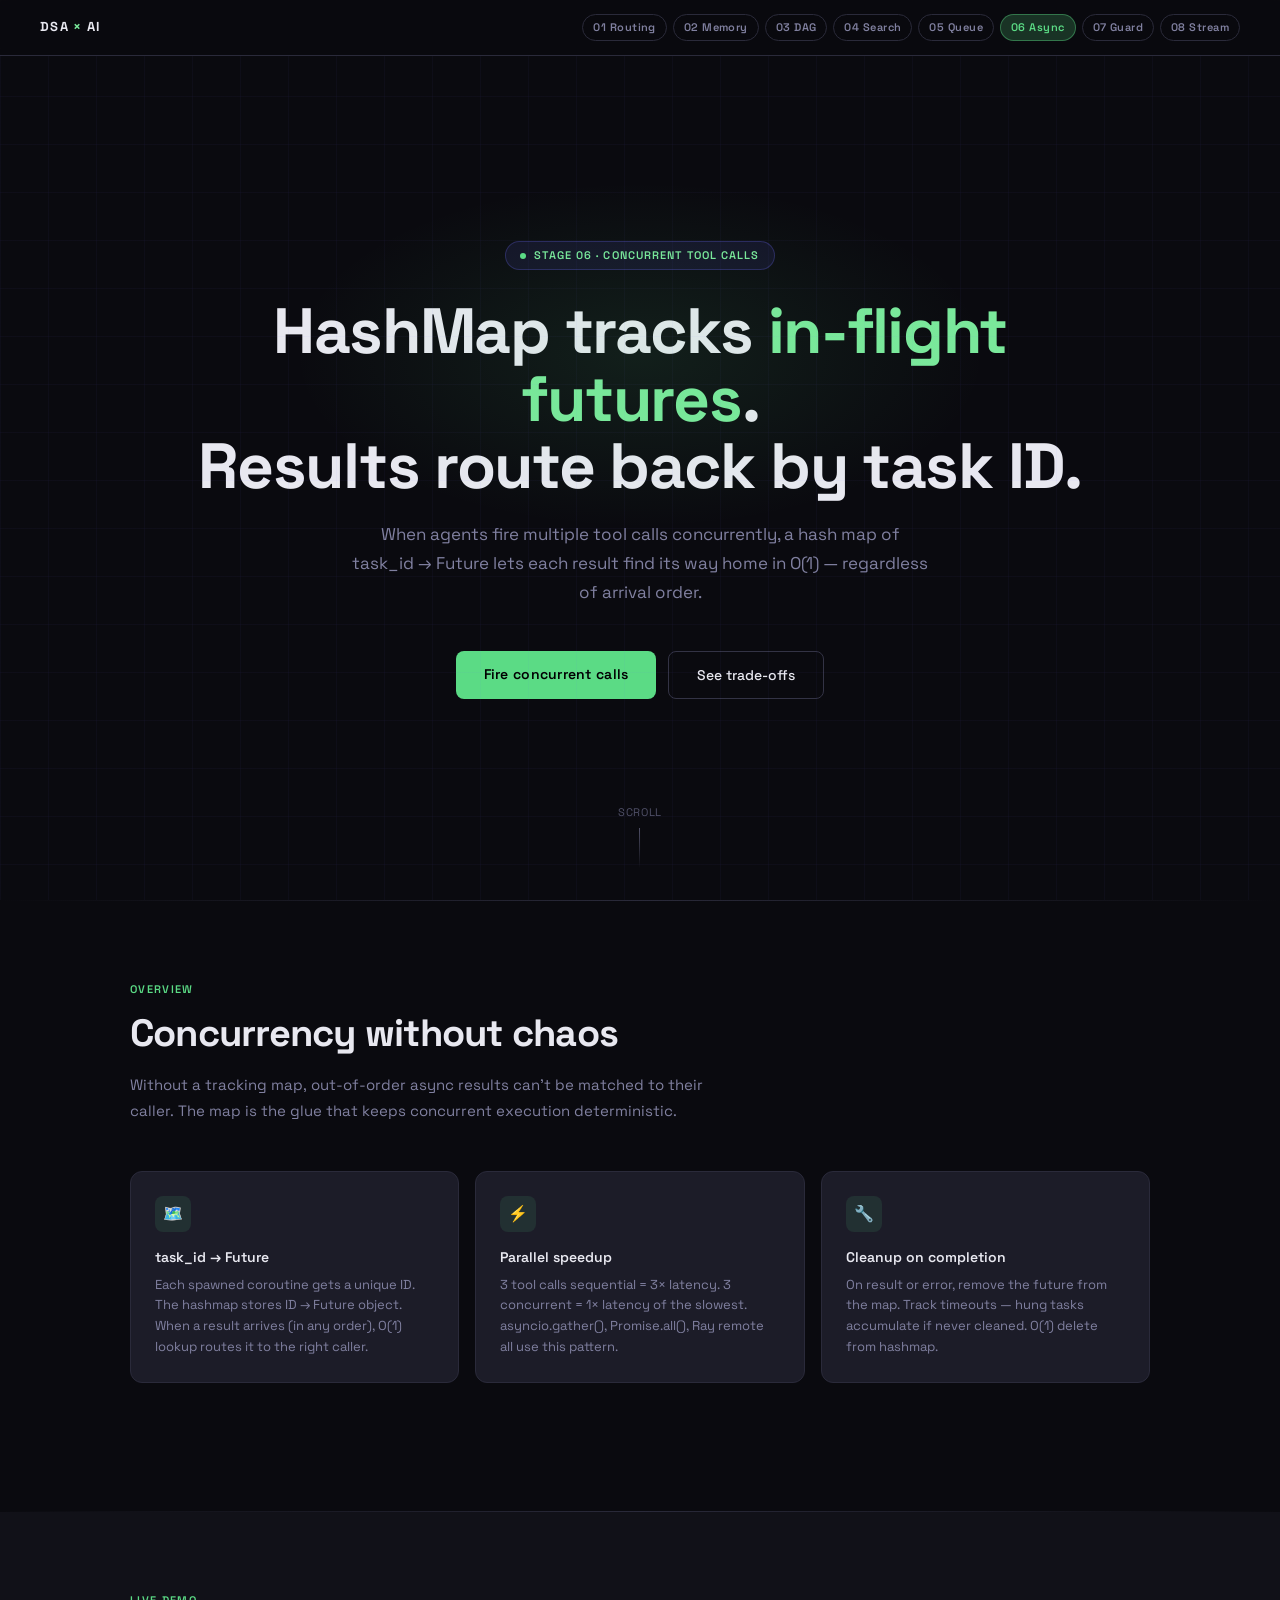
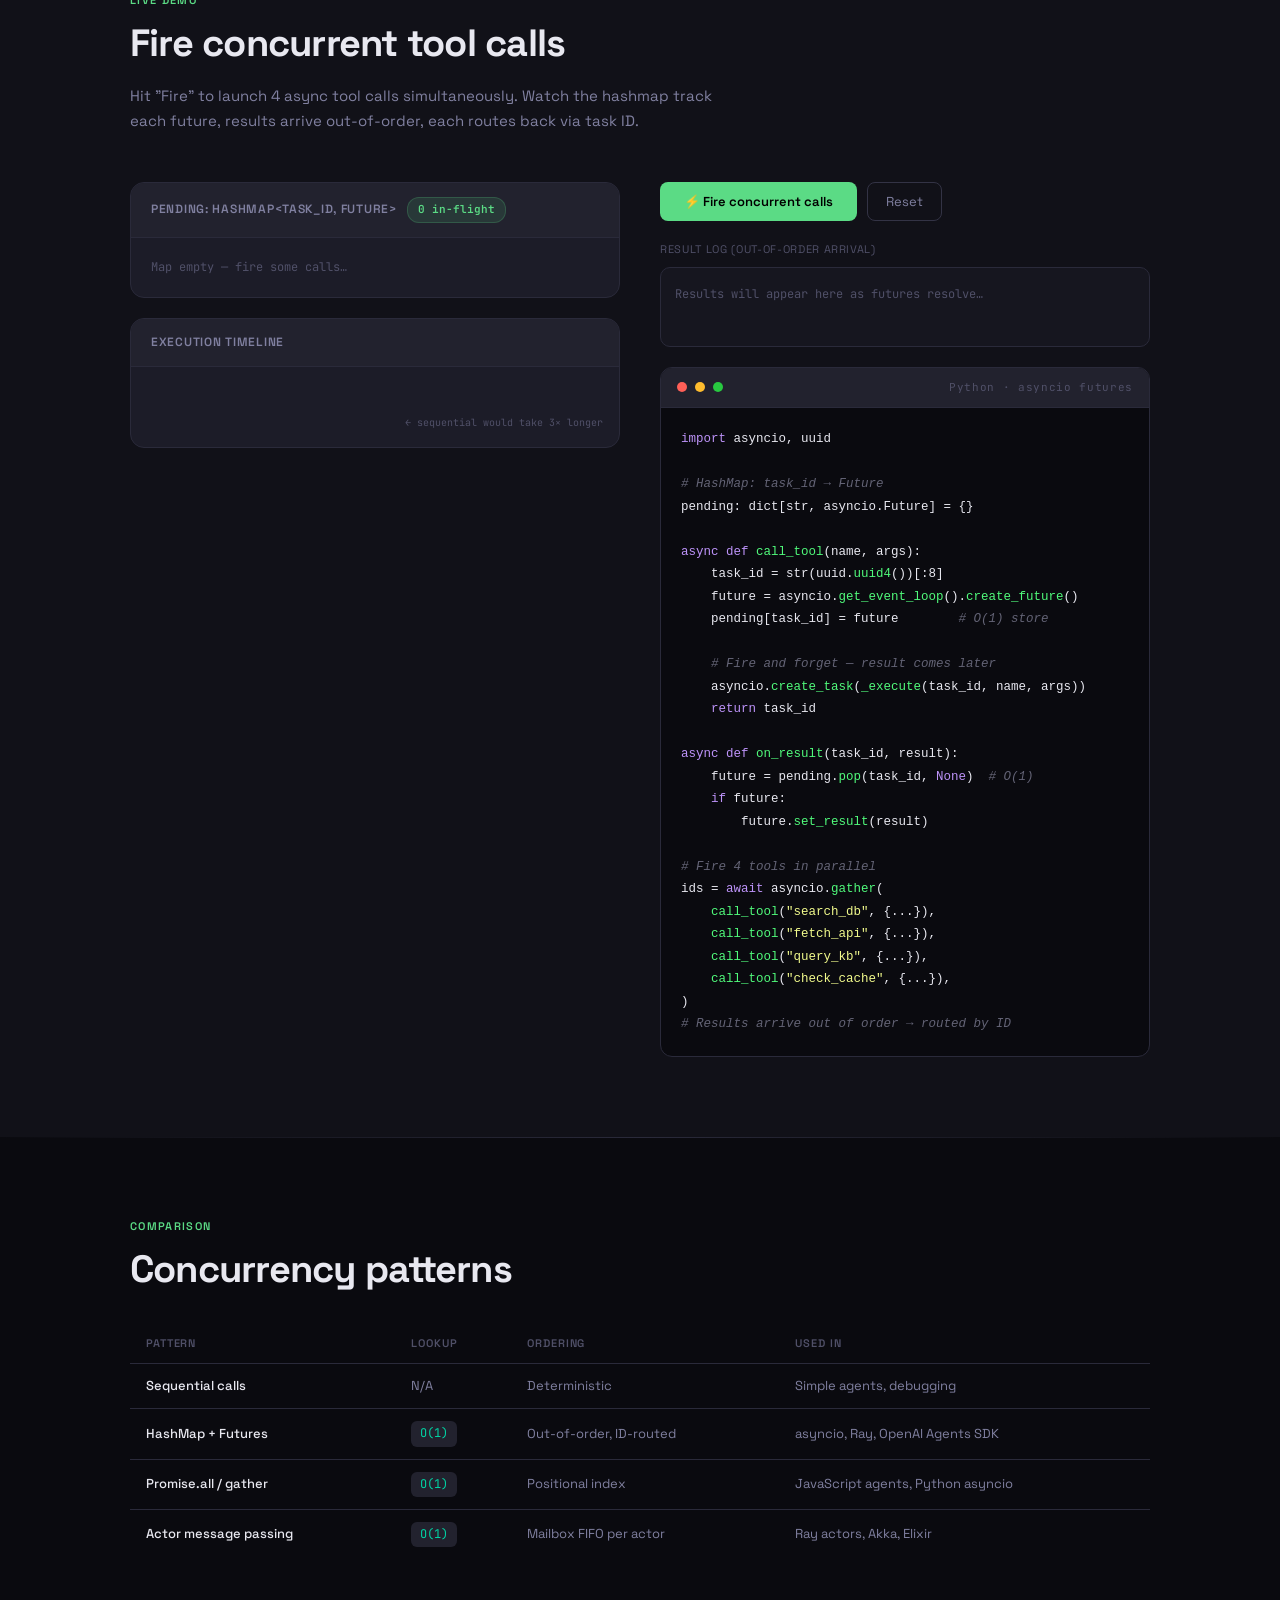
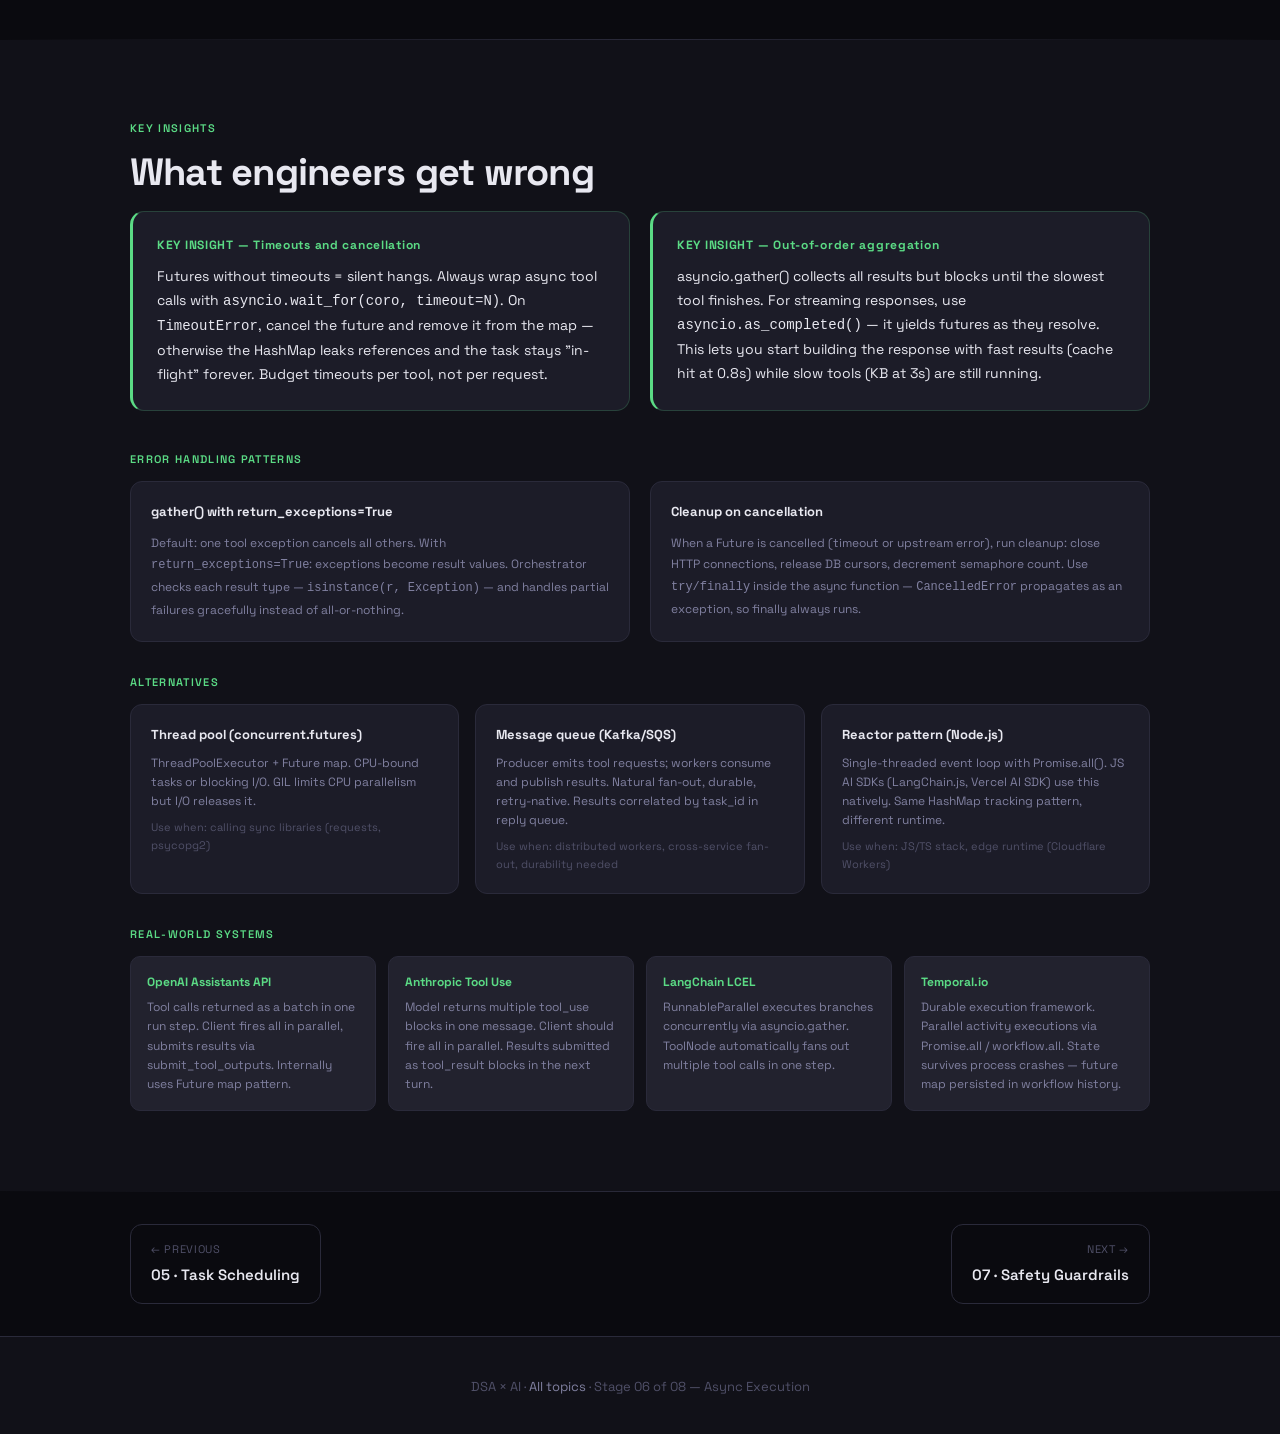
<file: async-tracking/index.html>
<!DOCTYPE html>
<html lang="en">
<head>
<meta charset="UTF-8"/>
<meta name="viewport" content="width=device-width, initial-scale=1.0"/>
<title>06 · Async Execution — DSA × AI</title>
<meta name="description" content="How AI agents fire parallel tool calls and track out-of-order results using HashMap of Futures and asyncio.gather(). Interactive demo."/>
<meta property="og:type" content="article"/>
<meta property="og:title" content="Async Execution — HashMap of Futures · DSA × AI"/>
<meta property="og:description" content="How AI agents fire parallel tool calls and track out-of-order results using HashMap of Futures and asyncio.gather()."/>
<meta property="og:image" content="https://pub-791252e542b34b9b85d72f368c5c362f.r2.dev/Screenshot%202026-06-13%20at%2011.57.16%E2%80%AFPM.png"/>
<meta name="twitter:card" content="summary_large_image"/>
<meta name="twitter:title" content="Async Execution — HashMap of Futures · DSA × AI"/>
<meta name="twitter:description" content="How AI agents fire parallel tool calls and track out-of-order results using HashMap of Futures and asyncio.gather()."/>
<meta name="twitter:image" content="https://pub-791252e542b34b9b85d72f368c5c362f.r2.dev/Screenshot%202026-06-13%20at%2011.57.16%E2%80%AFPM.png"/>
<link href="https://fonts.googleapis.com/css2?family=Space+Grotesk:wght@300;400;500;600;700&family=JetBrains+Mono:wght@300;400;500&display=swap" rel="stylesheet"/>
<link rel="stylesheet" href="../shared.css"/>
<style>
:root{--accent:#5BDB85;--accent2:#7AE89B;}
.nav-stage.active{background:rgba(91,219,133,.2)!important;color:#5BDB85!important;border-color:rgba(91,219,133,.4)!important;}
.concept-grid{display:grid;grid-template-columns:repeat(3,1fr);gap:16px;margin-bottom:48px;}
.concept-card{background:var(--surface);border:1px solid var(--border);border-radius:12px;padding:24px;}
.concept-icon{width:36px;height:36px;border-radius:8px;display:flex;align-items:center;justify-content:center;margin-bottom:14px;font-size:16px;}
.concept-title{font-size:14px;font-weight:600;margin-bottom:6px;}
.concept-body{font-size:13px;color:var(--muted);line-height:1.6;}

/* Async tracker */
.future-map{display:flex;flex-direction:column;gap:8px;}
.future-row{display:grid;grid-template-columns:130px 90px 1fr;gap:0;border-radius:10px;overflow:hidden;transition:all .4s;}
.future-id{background:var(--bg3);padding:11px 12px;font-family:var(--mono);font-size:11px;color:var(--muted);border:1px solid var(--border);border-right:none;border-radius:10px 0 0 10px;}
.future-status{padding:11px 10px;font-family:var(--mono);font-size:11px;border:1px solid var(--border);border-left:none;border-right:none;text-align:center;transition:all .4s;}
.future-result{padding:11px 14px;font-family:var(--mono);font-size:11px;border:1px solid var(--border);border-left:none;border-radius:0 10px 10px 0;transition:all .4s;color:var(--dim);}
.future-row.pending .future-status{background:rgba(255,179,71,.08);color:var(--amber);}
.future-row.running .future-status{background:rgba(91,143,255,.08);color:#5B8FFF;}
.future-row.done .future-status{background:rgba(91,219,133,.08);color:var(--green);}
.future-row.done .future-result{color:var(--green);}
.future-row.error .future-status{background:rgba(255,82,82,.08);color:var(--red);}
.future-row.error .future-result{color:var(--red);}
.future-row.done{border-color:rgba(91,219,133,.2);}
.future-row.running .future-id{border-color:rgba(91,143,255,.3);}

/* Timeline */
.timeline{position:relative;padding:16px 0;}
.tl-lane{display:flex;align-items:center;gap:12px;margin-bottom:12px;}
.tl-label{font-family:var(--mono);font-size:11px;color:var(--muted);min-width:100px;text-align:right;}
.tl-track{flex:1;height:24px;background:var(--bg3);border-radius:6px;position:relative;overflow:hidden;border:1px solid var(--border);}
.tl-bar{position:absolute;top:2px;height:20px;border-radius:4px;transition:width .1s linear,left .1s linear;display:flex;align-items:center;padding:0 8px;font-family:var(--mono);font-size:9px;font-weight:600;white-space:nowrap;}

/* Result log */
.result-log{background:var(--bg3);border:1px solid var(--border);border-radius:10px;padding:14px;font-family:var(--mono);font-size:12px;line-height:2;min-height:80px;max-height:160px;overflow-y:auto;}
.rl-entry{opacity:0;transform:translateY(3px);transition:all .3s;}
.rl-entry.show{opacity:1;transform:none;}
@media(max-width:900px){.concept-grid{grid-template-columns:1fr 1fr;}}
@media(max-width:600px){.concept-grid,.future-map{grid-template-columns:1fr;} .future-row{grid-template-columns:1fr;} .future-id,.future-status,.future-result{border-radius:0;border-right:1px solid var(--border);border-left:1px solid var(--border);} .future-id{border-radius:10px 10px 0 0;} .future-result{border-radius:0 0 10px 10px;}}
</style>
</head>
<body>
<nav>
  <a href="../index.html" class="nav-logo">DSA <span>×</span> AI</a>
  <div class="nav-stages">
    <a href="../intent-routing/" class="nav-stage">01 Routing</a>
    <a href="../session-memory/" class="nav-stage">02 Memory</a>
    <a href="../orchestration/" class="nav-stage">03 DAG</a>
    <a href="../retrieval/" class="nav-stage">04 Search</a>
    <a href="../scheduling/" class="nav-stage">05 Queue</a>
    <a href="../async-tracking/" class="nav-stage active">06 Async</a>
    <a href="../guardrails/" class="nav-stage">07 Guard</a>
    <a href="../streaming/" class="nav-stage">08 Stream</a>
  </div>
</nav>

<div class="hero">
  <div class="hero-grid"></div>
  <div class="hero-glow" style="background:radial-gradient(ellipse,rgba(91,219,133,.1) 0%,transparent 70%)"></div>
  <div class="eyebrow"><span class="eyebrow-dot" style="background:#5BDB85"></span>Stage 06 · Concurrent Tool Calls</div>
  <h1>HashMap tracks <em style="color:#7AE89B">in-flight futures</em>.<br/>Results route back by task ID.</h1>
  <p class="hero-sub">When agents fire multiple tool calls concurrently, a hash map of task_id → Future lets each result find its way home in O(1) — regardless of arrival order.</p>
  <div style="display:flex;gap:12px;flex-wrap:wrap;justify-content:center">
    <a href="#demo" class="btn-primary" style="background:#5BDB85;color:#000">Fire concurrent calls</a>
    <a href="#compare" class="btn-secondary">See trade-offs</a>
  </div>
  <div class="scroll-hint"><span>SCROLL</span><div class="scroll-line"></div></div>
</div>

<div class="divider"></div>

<section>
  <div class="section-label">Overview</div>
  <div class="section-title">Concurrency without chaos</div>
  <p class="section-sub">Without a tracking map, out-of-order async results can't be matched to their caller. The map is the glue that keeps concurrent execution deterministic.</p>
  <div class="concept-grid">
    <div class="concept-card">
      <div class="concept-icon" style="background:rgba(91,219,133,.1)">🗺️</div>
      <div class="concept-title">task_id → Future</div>
      <div class="concept-body">Each spawned coroutine gets a unique ID. The hashmap stores ID → Future object. When a result arrives (in any order), O(1) lookup routes it to the right caller.</div>
    </div>
    <div class="concept-card">
      <div class="concept-icon" style="background:rgba(91,219,133,.1)">⚡</div>
      <div class="concept-title">Parallel speedup</div>
      <div class="concept-body">3 tool calls sequential = 3× latency. 3 concurrent = 1× latency of the slowest. asyncio.gather(), Promise.all(), Ray remote all use this pattern.</div>
    </div>
    <div class="concept-card">
      <div class="concept-icon" style="background:rgba(91,219,133,.1)">🔧</div>
      <div class="concept-title">Cleanup on completion</div>
      <div class="concept-body">On result or error, remove the future from the map. Track timeouts — hung tasks accumulate if never cleaned. O(1) delete from hashmap.</div>
    </div>
  </div>
</section>

<div class="divider"></div>

<!-- ASYNC DEMO -->
<div class="full-bg" id="demo">
<div class="full-bg-wrap">
  <div class="section-label">Live demo</div>
  <div class="section-title">Fire concurrent tool calls</div>
  <p class="section-sub">Hit "Fire" to launch 4 async tool calls simultaneously. Watch the hashmap track each future, results arrive out-of-order, each routes back via task ID.</p>

  <div class="two-col">
    <div>
      <!-- Future map -->
      <div class="panel-box" style="margin-bottom:20px">
        <div class="panel-header">
          <div class="panel-header-title">pending: HashMap&lt;task_id, Future&gt;</div>
          <span id="map-size-badge" class="badge badge-green">0 in-flight</span>
        </div>
        <div class="panel-body">
          <div class="future-map" id="future-map">
            <div style="color:var(--dim);font-family:var(--mono);font-size:12px">Map empty — fire some calls…</div>
          </div>
        </div>
      </div>

      <!-- Timeline -->
      <div class="panel-box">
        <div class="panel-header"><div class="panel-header-title">Execution timeline</div></div>
        <div style="padding:16px">
          <div class="timeline" id="timeline"></div>
          <div style="font-size:10px;color:var(--dim);font-family:var(--mono);text-align:right">← sequential would take 3× longer</div>
        </div>
      </div>
    </div>
    <div>
      <div style="display:flex;gap:10px;margin-bottom:20px;flex-wrap:wrap">
        <button class="btn-run" style="background:#5BDB85;color:#000" id="fire-btn" onclick="fireCalls()">⚡ Fire concurrent calls</button>
        <button class="btn-reset" onclick="resetAsync()">Reset</button>
      </div>

      <!-- Result log -->
      <div style="font-size:11px;color:var(--dim);letter-spacing:.06em;text-transform:uppercase;margin-bottom:8px">Result log (out-of-order arrival)</div>
      <div class="result-log" id="result-log"><span style="color:var(--dim)">Results will appear here as futures resolve…</span></div>

      <div class="code-block" style="margin-top:20px">
        <div class="code-topbar"><div class="dot dot-red"></div><div class="dot dot-yellow"></div><div class="dot dot-green"></div><div class="code-lang">Python · asyncio futures</div></div>
        <div class="code-body"><pre><span class="hl-kw">import</span> asyncio, uuid

<span class="hl-cm"># HashMap: task_id → Future</span>
pending: dict[str, asyncio.Future] = {}

<span class="hl-kw">async def</span> <span class="hl-fn">call_tool</span>(name, args):
    task_id = str(uuid.<span class="hl-fn">uuid4</span>())[:8]
    future = asyncio.<span class="hl-fn">get_event_loop</span>().<span class="hl-fn">create_future</span>()
    pending[task_id] = future        <span class="hl-cm"># O(1) store</span>

    <span class="hl-cm"># Fire and forget — result comes later</span>
    asyncio.<span class="hl-fn">create_task</span>(<span class="hl-fn">_execute</span>(task_id, name, args))
    <span class="hl-kw">return</span> task_id

<span class="hl-kw">async def</span> <span class="hl-fn">on_result</span>(task_id, result):
    future = pending.<span class="hl-fn">pop</span>(task_id, <span class="hl-kw">None</span>)  <span class="hl-cm"># O(1)</span>
    <span class="hl-kw">if</span> future:
        future.<span class="hl-fn">set_result</span>(result)

<span class="hl-cm"># Fire 4 tools in parallel</span>
ids = <span class="hl-kw">await</span> asyncio.<span class="hl-fn">gather</span>(
    <span class="hl-fn">call_tool</span>(<span class="hl-st">"search_db"</span>, {...}),
    <span class="hl-fn">call_tool</span>(<span class="hl-st">"fetch_api"</span>, {...}),
    <span class="hl-fn">call_tool</span>(<span class="hl-st">"query_kb"</span>, {...}),
    <span class="hl-fn">call_tool</span>(<span class="hl-st">"check_cache"</span>, {...}),
)
<span class="hl-cm"># Results arrive out of order → routed by ID</span></pre></div>
      </div>
    </div>
  </div>
</div>
</div>

<div class="divider"></div>

<section id="compare">
  <div class="section-label">Comparison</div>
  <div class="section-title">Concurrency patterns</div>
  <table class="cplx-table">
    <thead><tr><th>Pattern</th><th>Lookup</th><th>Ordering</th><th>Used in</th></tr></thead>
    <tbody>
      <tr><td>Sequential calls</td><td>N/A</td><td>Deterministic</td><td>Simple agents, debugging</td></tr>
      <tr><td>HashMap + Futures</td><td><span class="mono-badge">O(1)</span></td><td>Out-of-order, ID-routed</td><td>asyncio, Ray, OpenAI Agents SDK</td></tr>
      <tr><td>Promise.all / gather</td><td><span class="mono-badge">O(1)</span></td><td>Positional index</td><td>JavaScript agents, Python asyncio</td></tr>
      <tr><td>Actor message passing</td><td><span class="mono-badge">O(1)</span></td><td>Mailbox FIFO per actor</td><td>Ray actors, Akka, Elixir</td></tr>
    </tbody>
  </table>
</section>

<div class="divider"></div>

<div class="full-bg">
<div class="full-bg-wrap">
  <div class="section-label">Key insights</div>
  <div class="section-title">What engineers get wrong</div>
  <div style="display:grid;grid-template-columns:1fr 1fr;gap:20px;margin-bottom:40px">
    <div style="background:var(--surface);border:1px solid rgba(91,219,133,.2);border-radius:14px;padding:24px;border-left:3px solid #5BDB85">
      <div style="font-size:12px;font-weight:700;color:#5BDB85;margin-bottom:10px;letter-spacing:.06em">KEY INSIGHT — Timeouts and cancellation</div>
      <div style="font-size:14px;color:var(--text);line-height:1.7">Futures without timeouts = silent hangs. Always wrap async tool calls with <code>asyncio.wait_for(coro, timeout=N)</code>. On <code>TimeoutError</code>, cancel the future and remove it from the map — otherwise the HashMap leaks references and the task stays "in-flight" forever. Budget timeouts per tool, not per request.</div>
    </div>
    <div style="background:var(--surface);border:1px solid rgba(91,219,133,.2);border-radius:14px;padding:24px;border-left:3px solid #5BDB85">
      <div style="font-size:12px;font-weight:700;color:#5BDB85;margin-bottom:10px;letter-spacing:.06em">KEY INSIGHT — Out-of-order aggregation</div>
      <div style="font-size:14px;color:var(--text);line-height:1.7">asyncio.gather() collects all results but blocks until the slowest tool finishes. For streaming responses, use <code>asyncio.as_completed()</code> — it yields futures as they resolve. This lets you start building the response with fast results (cache hit at 0.8s) while slow tools (KB at 3s) are still running.</div>
    </div>
  </div>

  <div class="section-label" style="margin-top:8px">Error handling patterns</div>
  <div style="display:grid;grid-template-columns:1fr 1fr;gap:20px;margin-bottom:32px">
    <div style="background:var(--surface);border:1px solid var(--border);border-radius:12px;padding:20px">
      <div style="font-size:13px;font-weight:700;color:var(--text);margin-bottom:10px">gather() with return_exceptions=True</div>
      <div style="font-size:12px;color:var(--muted);line-height:1.8">Default: one tool exception cancels all others. With <code>return_exceptions=True</code>: exceptions become result values. Orchestrator checks each result type — <code>isinstance(r, Exception)</code> — and handles partial failures gracefully instead of all-or-nothing.</div>
    </div>
    <div style="background:var(--surface);border:1px solid var(--border);border-radius:12px;padding:20px">
      <div style="font-size:13px;font-weight:700;color:var(--text);margin-bottom:10px">Cleanup on cancellation</div>
      <div style="font-size:12px;color:var(--muted);line-height:1.8">When a Future is cancelled (timeout or upstream error), run cleanup: close HTTP connections, release DB cursors, decrement semaphore count. Use <code>try/finally</code> inside the async function — <code>CancelledError</code> propagates as an exception, so finally always runs.</div>
    </div>
  </div>

  <div class="section-label">Alternatives</div>
  <div style="display:grid;grid-template-columns:repeat(3,1fr);gap:16px;margin-bottom:32px">
    <div style="background:var(--surface);border:1px solid var(--border);border-radius:12px;padding:20px">
      <div style="font-size:13px;font-weight:700;color:var(--text);margin-bottom:8px">Thread pool (concurrent.futures)</div>
      <div style="font-size:12px;color:var(--muted);margin-bottom:8px">ThreadPoolExecutor + Future map. CPU-bound tasks or blocking I/O. GIL limits CPU parallelism but I/O releases it.</div>
      <div style="font-size:11px;color:var(--dim)">Use when: calling sync libraries (requests, psycopg2)</div>
    </div>
    <div style="background:var(--surface);border:1px solid var(--border);border-radius:12px;padding:20px">
      <div style="font-size:13px;font-weight:700;color:var(--text);margin-bottom:8px">Message queue (Kafka/SQS)</div>
      <div style="font-size:12px;color:var(--muted);margin-bottom:8px">Producer emits tool requests; workers consume and publish results. Natural fan-out, durable, retry-native. Results correlated by task_id in reply queue.</div>
      <div style="font-size:11px;color:var(--dim)">Use when: distributed workers, cross-service fan-out, durability needed</div>
    </div>
    <div style="background:var(--surface);border:1px solid var(--border);border-radius:12px;padding:20px">
      <div style="font-size:13px;font-weight:700;color:var(--text);margin-bottom:8px">Reactor pattern (Node.js)</div>
      <div style="font-size:12px;color:var(--muted);margin-bottom:8px">Single-threaded event loop with Promise.all(). JS AI SDKs (LangChain.js, Vercel AI SDK) use this natively. Same HashMap tracking pattern, different runtime.</div>
      <div style="font-size:11px;color:var(--dim)">Use when: JS/TS stack, edge runtime (Cloudflare Workers)</div>
    </div>
  </div>

  <div class="section-label">Real-world systems</div>
  <div style="display:grid;grid-template-columns:repeat(4,1fr);gap:12px">
    <div style="background:var(--surface2);border:1px solid var(--border);border-radius:10px;padding:16px">
      <div style="font-size:12px;font-weight:700;color:#5BDB85;margin-bottom:6px">OpenAI Assistants API</div>
      <div style="font-size:12px;color:var(--muted)">Tool calls returned as a batch in one run step. Client fires all in parallel, submits results via submit_tool_outputs. Internally uses Future map pattern.</div>
    </div>
    <div style="background:var(--surface2);border:1px solid var(--border);border-radius:10px;padding:16px">
      <div style="font-size:12px;font-weight:700;color:#5BDB85;margin-bottom:6px">Anthropic Tool Use</div>
      <div style="font-size:12px;color:var(--muted)">Model returns multiple tool_use blocks in one message. Client should fire all in parallel. Results submitted as tool_result blocks in the next turn.</div>
    </div>
    <div style="background:var(--surface2);border:1px solid var(--border);border-radius:10px;padding:16px">
      <div style="font-size:12px;font-weight:700;color:#5BDB85;margin-bottom:6px">LangChain LCEL</div>
      <div style="font-size:12px;color:var(--muted)">RunnableParallel executes branches concurrently via asyncio.gather. ToolNode automatically fans out multiple tool calls in one step.</div>
    </div>
    <div style="background:var(--surface2);border:1px solid var(--border);border-radius:10px;padding:16px">
      <div style="font-size:12px;font-weight:700;color:#5BDB85;margin-bottom:6px">Temporal.io</div>
      <div style="font-size:12px;color:var(--muted)">Durable execution framework. Parallel activity executions via Promise.all / workflow.all. State survives process crashes — future map persisted in workflow history.</div>
    </div>
  </div>
</div>
</div>

<div class="divider"></div>
<div class="topic-nav">
  <a href="../scheduling/" class="topic-nav-link">
    <span class="topic-nav-label">← Previous</span>
    <span class="topic-nav-title">05 · Task Scheduling</span>
  </a>
  <a href="../guardrails/" class="topic-nav-link next">
    <span class="topic-nav-label">Next →</span>
    <span class="topic-nav-title">07 · Safety Guardrails</span>
  </a>
</div>
<footer>DSA × AI · <a href="../index.html">All topics</a> · Stage 06 of 08 — Async Execution</footer>

<script>
const TOOLS = [
  {id:'task_a1b2', name:'search_db', desc:'Search customer DB', duration:2200, color:'#5BDB85'},
  {id:'task_c3d4', name:'fetch_api', desc:'Call external API', duration:1400, color:'#5B8FFF'},
  {id:'task_e5f6', name:'query_kb', desc:'Query knowledge base', duration:3000, color:'#FFB347'},
  {id:'task_g7h8', name:'check_cache', desc:'Check Redis cache', duration:800, color:'#FF6B9D'},
];
const RESULTS = {
  'task_a1b2':'{"customer":"Alice","plan":"Pro"}',
  'task_c3d4':'{"status":200,"data":"..."}',
  'task_e5f6':'{"docs":["doc1","doc3"],"score":0.91}',
  'task_g7h8':'{"hit":true,"ttl":240}',
};

let running = false;
let timers = [];

function renderMap(states) {
  const el = document.getElementById('future-map');
  const inFlight = Object.values(states).filter(s=>s==='running'||s==='pending').length;
  document.getElementById('map-size-badge').textContent = inFlight + ' in-flight';

  if (!Object.keys(states).length) {
    el.innerHTML = '<div style="color:var(--dim);font-family:var(--mono);font-size:12px">Map empty — fire some calls…</div>';
    return;
  }
  el.innerHTML = TOOLS.map(t => {
    const st = states[t.id] || 'pending';
    const statusText = {pending:'⏳ pending',running:'🔄 running',done:'✓ resolved',error:'✗ error'}[st];
    const result = st==='done' ? RESULTS[t.id] : st==='error' ? 'TimeoutError' : '…';
    return `<div class="future-row ${st}">
      <div class="future-id">${t.id}</div>
      <div class="future-status">${statusText}</div>
      <div class="future-result">${result}</div>
    </div>`;
  }).join('');
}

function renderTimeline(progress) {
  const tl = document.getElementById('timeline');
  tl.innerHTML = TOOLS.map(t => {
    const pct = Math.min((progress[t.id]||0)*100, 100);
    return `<div class="tl-lane">
      <div class="tl-label">${t.name}</div>
      <div class="tl-track">
        <div class="tl-bar" style="width:${pct}%;background:${t.color}33;border:1px solid ${t.color}66;color:${t.color};left:0">
          ${pct>=15?t.desc:''}
        </div>
      </div>
    </div>`;
  }).join('');
}

function logResult(tool, result) {
  const log = document.getElementById('result-log');
  if (log.querySelector('span')) log.innerHTML = '';
  const div = document.createElement('div');
  div.className = 'rl-entry';
  const time = new Date().toLocaleTimeString('en',{hour12:false,hour:'2-digit',minute:'2-digit',second:'2-digit'});
  div.innerHTML = `<span style="color:var(--dim)">[${time}]</span> <span style="color:#5BDB85">✓</span> <span style="color:#7AA3FF">${tool.id}</span> → <span style="color:var(--green)">${result.slice(0,40)}…</span>`;
  log.appendChild(div);
  log.scrollTop = log.scrollHeight;
  requestAnimationFrame(() => div.classList.add('show'));
}

async function fireCalls() {
  if (running) return;
  running = true;
  document.getElementById('fire-btn').disabled = true;

  const states = {};
  const progress = {};
  TOOLS.forEach(t => { states[t.id]='running'; progress[t.id]=0; });
  renderMap(states);
  renderTimeline(progress);
  document.getElementById('result-log').innerHTML = '';

  const startTime = Date.now();
  const maxDuration = Math.max(...TOOLS.map(t=>t.duration));

  // Animate progress bars
  const animInterval = setInterval(() => {
    const elapsed = Date.now() - startTime;
    TOOLS.forEach(t => { progress[t.id] = Math.min(elapsed / t.duration, 1); });
    renderTimeline(progress);
    if (elapsed >= maxDuration) clearInterval(animInterval);
  }, 50);

  // Resolve each future at its own time
  TOOLS.forEach(t => {
    timers.push(setTimeout(() => {
      states[t.id] = 'done';
      renderMap({...states});
      logResult(t, RESULTS[t.id]);
    }, t.duration));
  });

  timers.push(setTimeout(() => {
    running = false;
    document.getElementById('fire-btn').disabled = false;
    document.getElementById('map-size-badge').textContent = '0 in-flight';
  }, maxDuration + 200));
}

function resetAsync() {
  timers.forEach(t => clearTimeout(t)); timers = [];
  running = false;
  document.getElementById('fire-btn').disabled = false;
  document.getElementById('future-map').innerHTML = '<div style="color:var(--dim);font-family:var(--mono);font-size:12px">Map empty — fire some calls…</div>';
  document.getElementById('result-log').innerHTML = '<span style="color:var(--dim)">Results will appear here as futures resolve…</span>';
  document.getElementById('timeline').innerHTML = '';
  document.getElementById('map-size-badge').textContent = '0 in-flight';
}
</script>
</body>
</html>
</file>
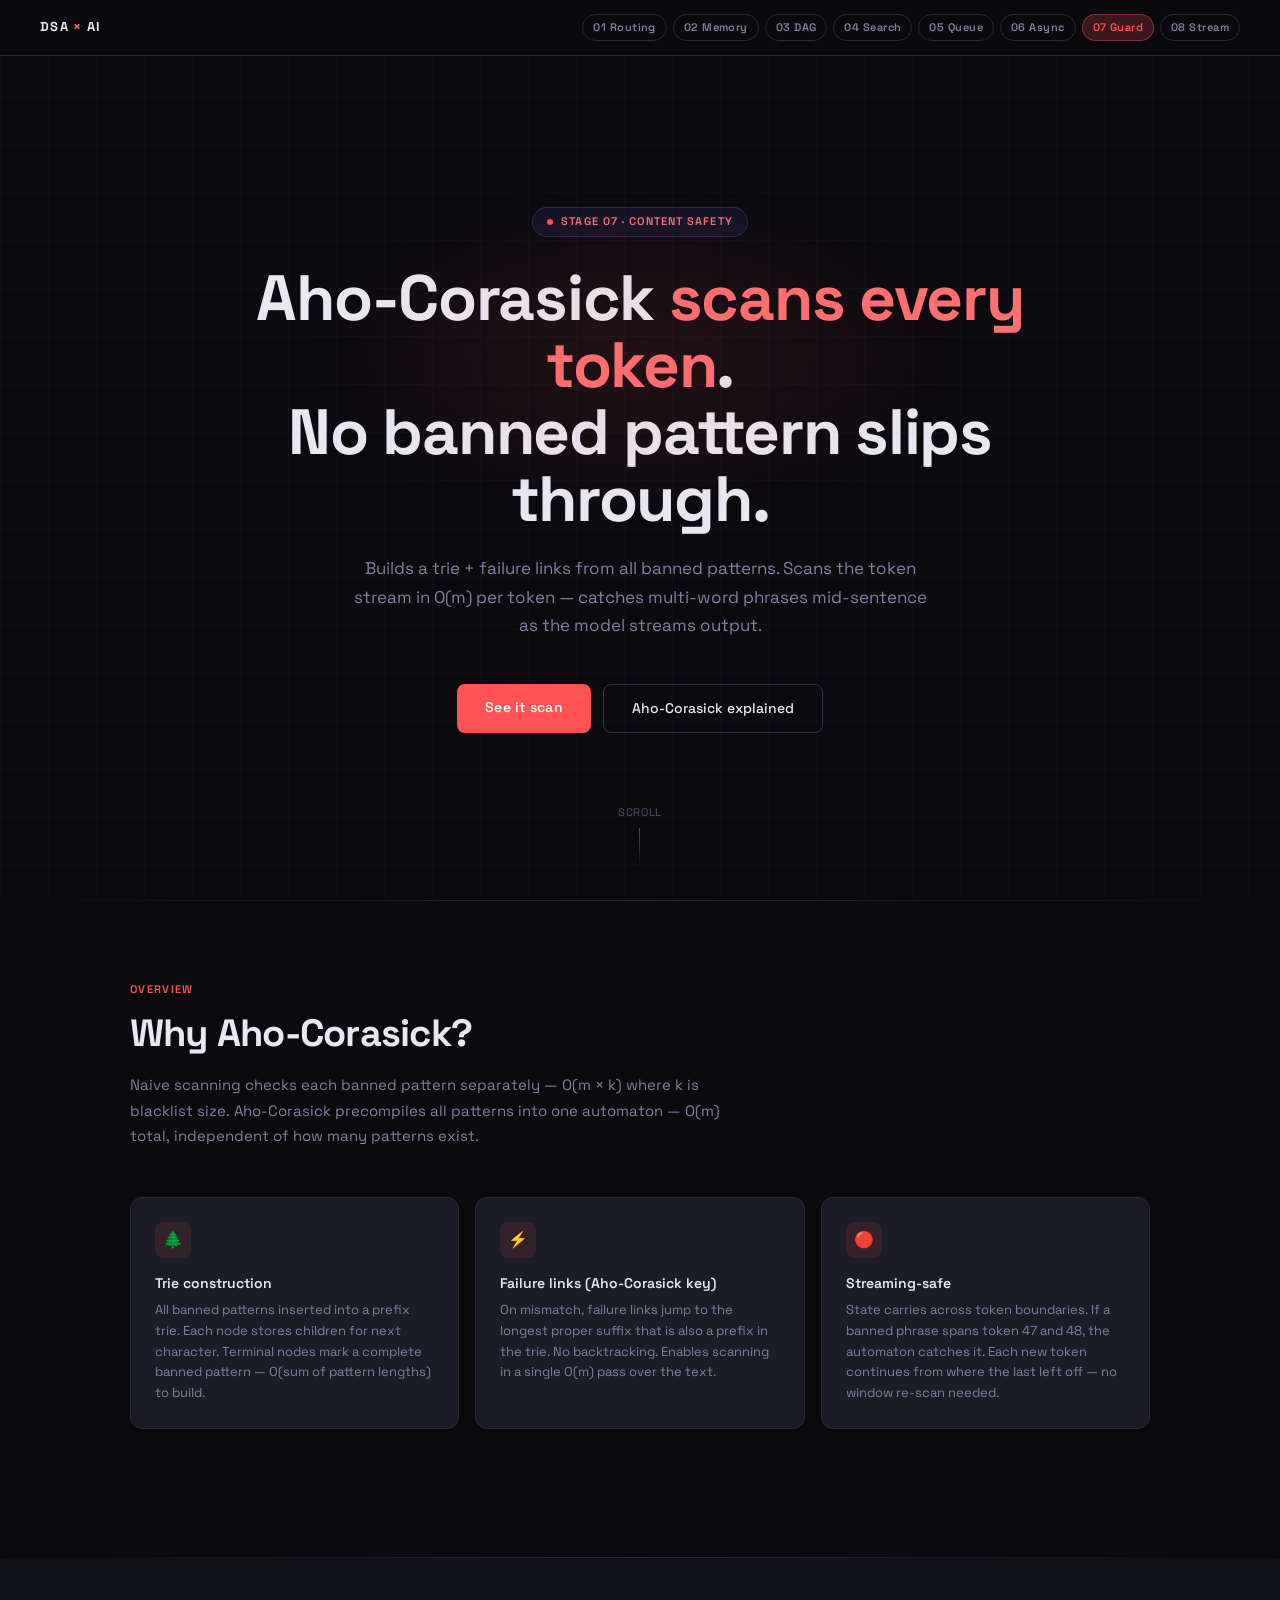
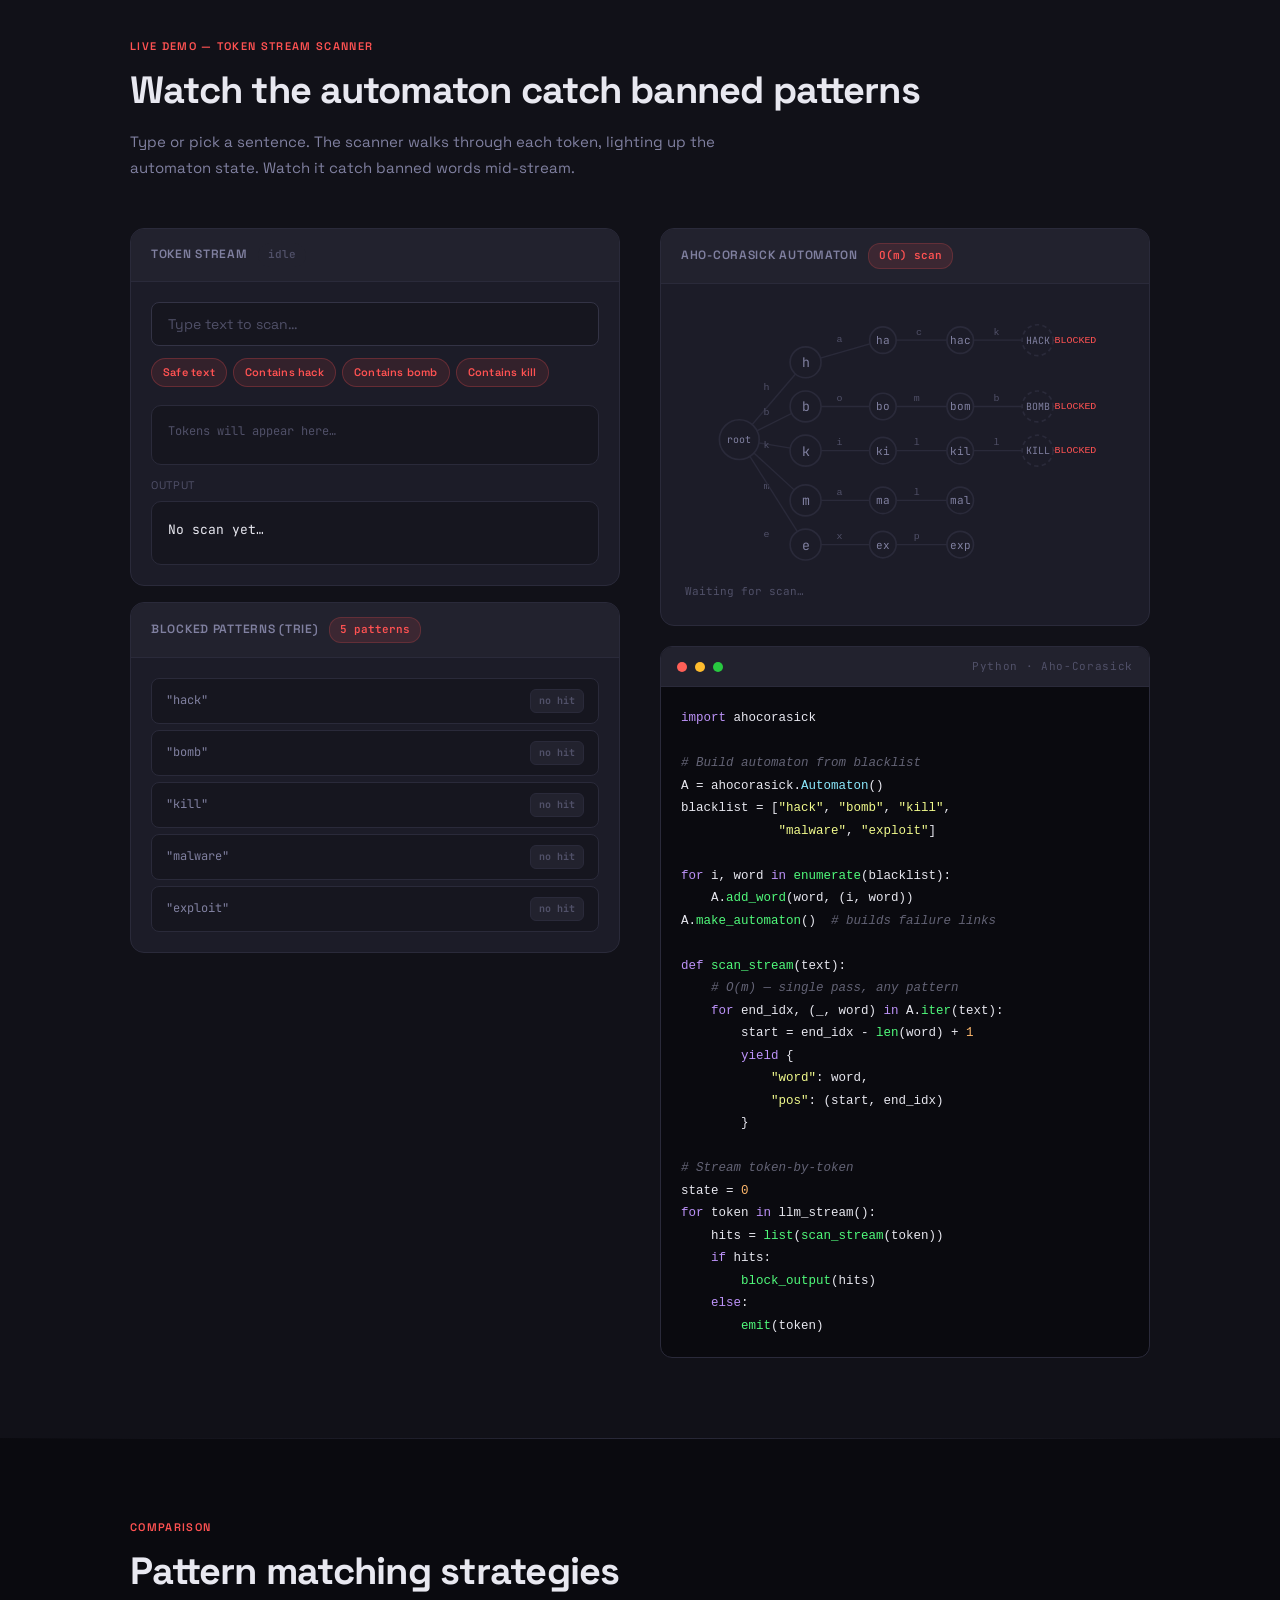
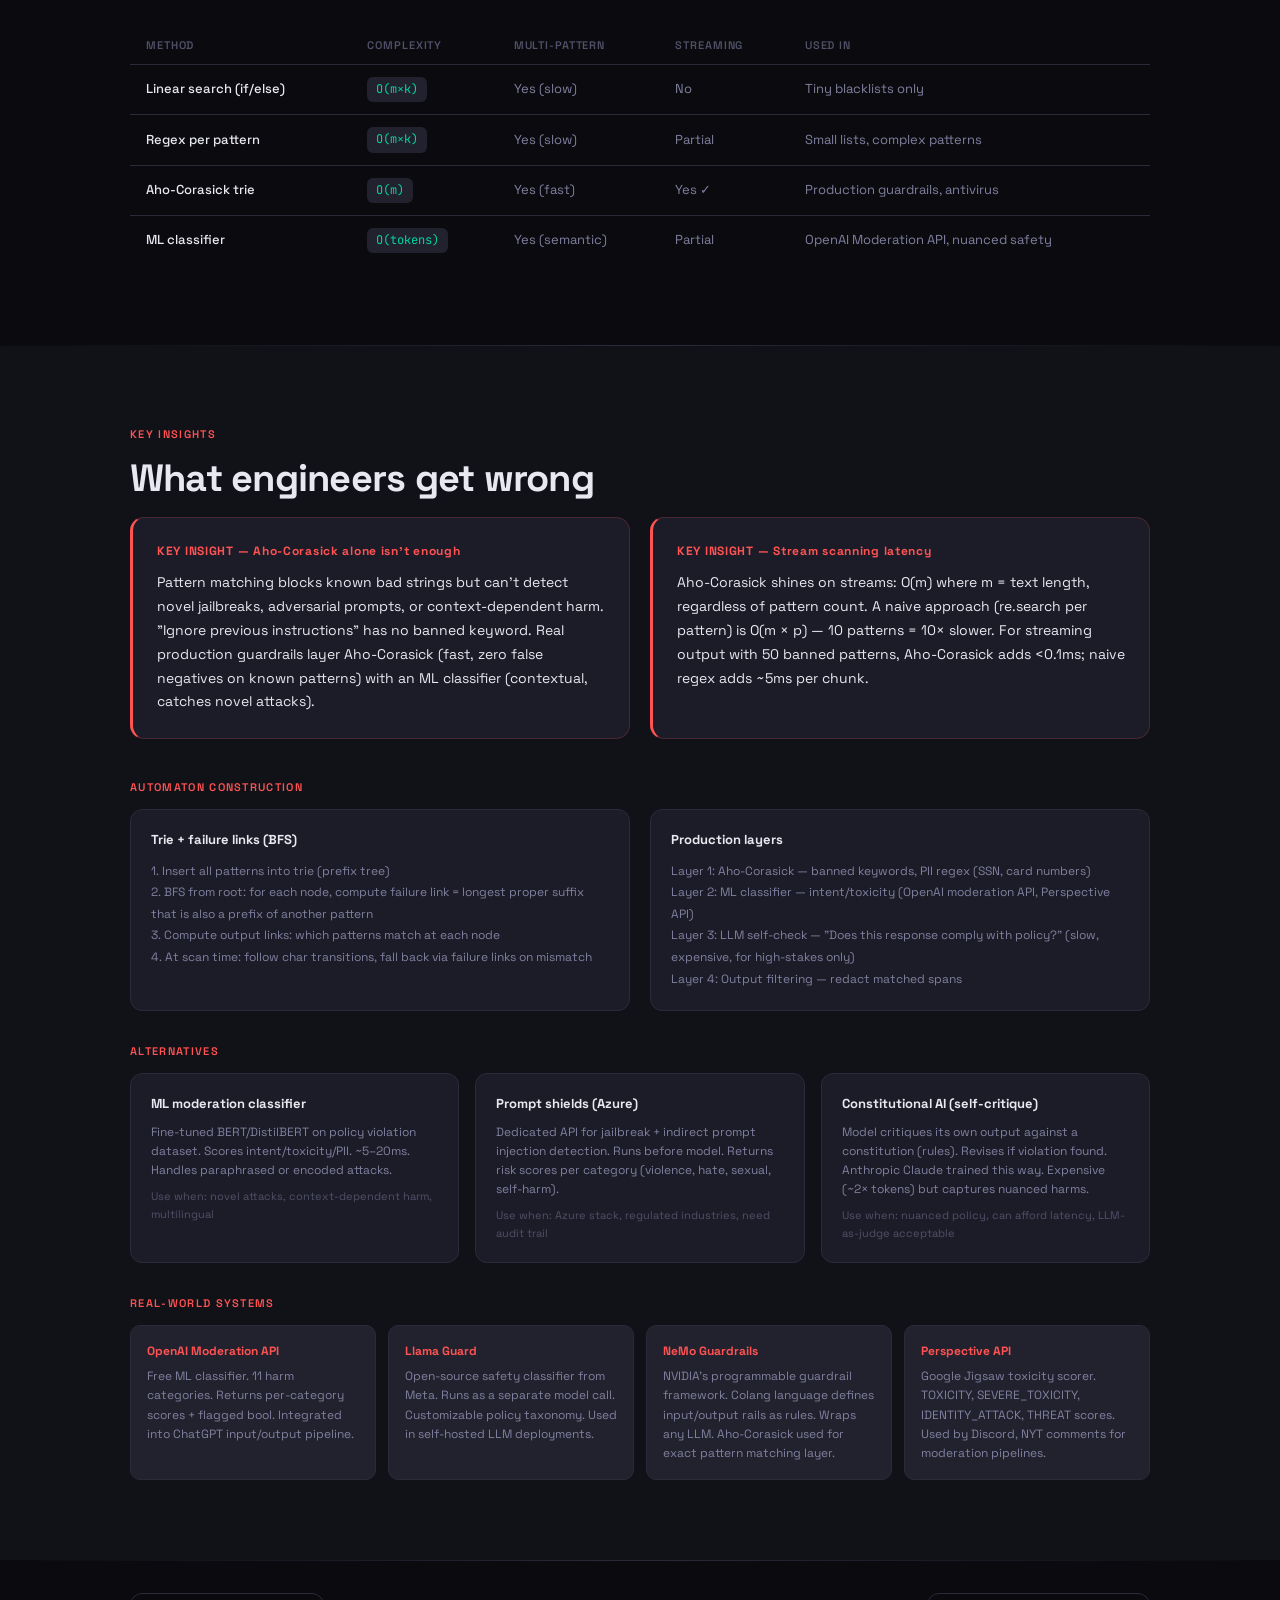
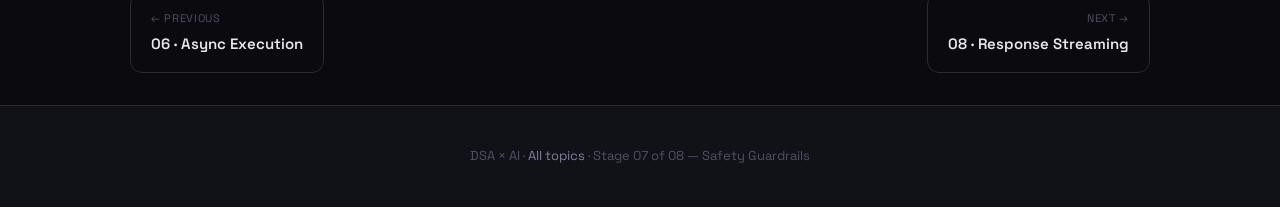
<file: guardrails/index.html>
<!DOCTYPE html>
<html lang="en">
<head>
<meta charset="UTF-8"/>
<meta name="viewport" content="width=device-width, initial-scale=1.0"/>
<title>07 · Safety Guardrails — DSA × AI</title>
<meta name="description" content="How AI safety systems scan output in O(m) using Aho-Corasick automaton — trie with failure links. Token-by-token streaming scan demo."/>
<meta property="og:type" content="article"/>
<meta property="og:title" content="Safety Guardrails — Aho-Corasick Automaton · DSA × AI"/>
<meta property="og:description" content="How AI safety systems scan output in O(m) using Aho-Corasick automaton — trie with failure links. Token-by-token streaming scan demo."/>
<meta property="og:image" content="https://pub-791252e542b34b9b85d72f368c5c362f.r2.dev/Screenshot%202026-06-13%20at%2011.57.16%E2%80%AFPM.png"/>
<meta name="twitter:card" content="summary_large_image"/>
<meta name="twitter:title" content="Safety Guardrails — Aho-Corasick Automaton · DSA × AI"/>
<meta name="twitter:description" content="How AI safety systems scan output in O(m) using Aho-Corasick automaton. Token-by-token streaming scan demo."/>
<meta name="twitter:image" content="https://pub-791252e542b34b9b85d72f368c5c362f.r2.dev/Screenshot%202026-06-13%20at%2011.57.16%E2%80%AFPM.png"/>
<link href="https://fonts.googleapis.com/css2?family=Space+Grotesk:wght@300;400;500;600;700&family=JetBrains+Mono:wght@300;400;500&display=swap" rel="stylesheet"/>
<link rel="stylesheet" href="../shared.css"/>
<style>
:root{--accent:#FF5252;--accent2:#FF7070;}
.nav-stage.active{background:rgba(255,82,82,.2)!important;color:#FF5252!important;border-color:rgba(255,82,82,.4)!important;}
.concept-grid{display:grid;grid-template-columns:repeat(3,1fr);gap:16px;margin-bottom:48px;}
.concept-card{background:var(--surface);border:1px solid var(--border);border-radius:12px;padding:24px;}
.concept-icon{width:36px;height:36px;border-radius:8px;display:flex;align-items:center;justify-content:center;margin-bottom:14px;font-size:16px;}
.concept-title{font-size:14px;font-weight:600;margin-bottom:6px;}
.concept-body{font-size:13px;color:var(--muted);line-height:1.6;}

/* Token stream */
.token-stream{display:flex;flex-wrap:wrap;gap:6px;padding:16px;background:var(--bg3);border:1px solid var(--border);border-radius:10px;min-height:60px;font-family:var(--mono);}
.token{padding:5px 10px;border-radius:6px;font-size:13px;transition:all .3s;border:1px solid transparent;}
.token.safe{background:var(--surface2);color:var(--muted);}
.token.scanning{background:rgba(255,179,71,.12);border-color:rgba(255,179,71,.3);color:var(--amber);animation:scanPulse .6s ease infinite;}
@keyframes scanPulse{0%,100%{transform:scale(1)}50%{transform:scale(1.05)}}
.token.blocked{background:rgba(255,82,82,.15);border-color:#FF5252;color:#FF5252;font-weight:700;}
.token.passed{background:rgba(91,219,133,.08);border-color:rgba(91,219,133,.2);color:var(--green);}

/* Trie state machine */
.aho-state{transition:all .3s;}
.aho-state circle{transition:fill .3s,stroke .3s,stroke-width .3s;}
.aho-state text{transition:fill .3s;}
.aho-state.active circle{fill:rgba(255,82,82,.15);stroke:#FF5252;stroke-width:2.5;filter:drop-shadow(0 0 6px rgba(255,82,82,.4));}
.aho-state.active text{fill:#FF7070;}
.aho-state.matched circle{fill:rgba(255,82,82,.25);stroke:#FF5252;stroke-width:3;}
.aho-state.idle circle{fill:#1C1C28;stroke:#2A2A3A;stroke-width:1.5;}
.aho-state.idle text{fill:#8080A0;}

/* Blocklist */
.block-list{display:flex;flex-direction:column;gap:6px;}
.block-entry{display:flex;align-items:center;gap:10px;background:var(--bg3);border:1px solid var(--border);border-radius:8px;padding:10px 14px;font-family:var(--mono);font-size:12px;transition:all .3s;}
.block-entry.hit{border-color:#FF5252;background:rgba(255,82,82,.08);}
.block-pattern{color:var(--muted);flex:1;}
.block-badge{font-size:10px;font-weight:700;padding:3px 8px;border-radius:6px;background:rgba(255,82,82,.1);color:#FF5252;border:1px solid rgba(255,82,82,.2);}
.block-badge.inactive{background:var(--surface2);color:var(--dim);border-color:var(--border);}

/* Output compare */
.output-box{background:var(--bg3);border:1px solid var(--border);border-radius:10px;padding:16px;font-family:var(--mono);font-size:13px;line-height:1.8;min-height:64px;transition:all .3s;}
.output-box.blocked-output{border-color:#FF5252;background:rgba(255,82,82,.06);}
.output-box.safe-output{border-color:rgba(91,219,133,.3);background:rgba(91,219,133,.04);}
@media(max-width:900px){.concept-grid{grid-template-columns:1fr 1fr;}}
@media(max-width:600px){.concept-grid{grid-template-columns:1fr;}}
</style>
</head>
<body>
<nav>
  <a href="../index.html" class="nav-logo">DSA <span>×</span> AI</a>
  <div class="nav-stages">
    <a href="../intent-routing/" class="nav-stage">01 Routing</a>
    <a href="../session-memory/" class="nav-stage">02 Memory</a>
    <a href="../orchestration/" class="nav-stage">03 DAG</a>
    <a href="../retrieval/" class="nav-stage">04 Search</a>
    <a href="../scheduling/" class="nav-stage">05 Queue</a>
    <a href="../async-tracking/" class="nav-stage">06 Async</a>
    <a href="../guardrails/" class="nav-stage active">07 Guard</a>
    <a href="../streaming/" class="nav-stage">08 Stream</a>
  </div>
</nav>

<div class="hero">
  <div class="hero-grid"></div>
  <div class="hero-glow" style="background:radial-gradient(ellipse,rgba(255,82,82,.1) 0%,transparent 70%)"></div>
  <div class="eyebrow"><span class="eyebrow-dot" style="background:#FF5252"></span>Stage 07 · Content Safety</div>
  <h1>Aho-Corasick <em style="color:#FF7070">scans every token</em>.<br/>No banned pattern slips through.</h1>
  <p class="hero-sub">Builds a trie + failure links from all banned patterns. Scans the token stream in O(m) per token — catches multi-word phrases mid-sentence as the model streams output.</p>
  <div style="display:flex;gap:12px;flex-wrap:wrap;justify-content:center">
    <a href="#demo" class="btn-primary" style="background:#FF5252">See it scan</a>
    <a href="#aho" class="btn-secondary">Aho-Corasick explained</a>
  </div>
  <div class="scroll-hint"><span>SCROLL</span><div class="scroll-line"></div></div>
</div>

<div class="divider"></div>

<section>
  <div class="section-label">Overview</div>
  <div class="section-title">Why Aho-Corasick?</div>
  <p class="section-sub">Naive scanning checks each banned pattern separately — O(m × k) where k is blacklist size. Aho-Corasick precompiles all patterns into one automaton — O(m) total, independent of how many patterns exist.</p>
  <div class="concept-grid">
    <div class="concept-card">
      <div class="concept-icon" style="background:rgba(255,82,82,.1)">🌲</div>
      <div class="concept-title">Trie construction</div>
      <div class="concept-body">All banned patterns inserted into a prefix trie. Each node stores children for next character. Terminal nodes mark a complete banned pattern — O(sum of pattern lengths) to build.</div>
    </div>
    <div class="concept-card">
      <div class="concept-icon" style="background:rgba(255,82,82,.1)">⚡</div>
      <div class="concept-title">Failure links (Aho-Corasick key)</div>
      <div class="concept-body">On mismatch, failure links jump to the longest proper suffix that is also a prefix in the trie. No backtracking. Enables scanning in a single O(m) pass over the text.</div>
    </div>
    <div class="concept-card">
      <div class="concept-icon" style="background:rgba(255,82,82,.1)">🔴</div>
      <div class="concept-title">Streaming-safe</div>
      <div class="concept-body">State carries across token boundaries. If a banned phrase spans token 47 and 48, the automaton catches it. Each new token continues from where the last left off — no window re-scan needed.</div>
    </div>
  </div>
</section>

<div class="divider"></div>

<!-- STREAM SCANNER DEMO -->
<div class="full-bg" id="demo">
<div class="full-bg-wrap">
  <div class="section-label">Live demo — token stream scanner</div>
  <div class="section-title">Watch the automaton catch banned patterns</div>
  <p class="section-sub">Type or pick a sentence. The scanner walks through each token, lighting up the automaton state. Watch it catch banned words mid-stream.</p>

  <div class="two-col">
    <div>
      <div class="panel-box" style="margin-bottom:16px">
        <div class="panel-header"><div class="panel-header-title">Token stream</div><span id="scan-status" class="badge" style="background:var(--surface2);color:var(--dim)">idle</span></div>
        <div class="panel-body">
          <div style="margin-bottom:12px">
            <input class="query-input" id="scan-input" placeholder="Type text to scan…" />
          </div>
          <div class="chips">
            <span class="chip chip-red" onclick="scanText('This is a completely safe response about billing')">Safe text</span>
            <span class="chip chip-red" onclick="scanText('Here is how to hack into the system easily')">Contains hack</span>
            <span class="chip chip-red" onclick="scanText('The bomb squad defused the situation safely')">Contains bomb</span>
            <span class="chip chip-red" onclick="scanText('Please kill the process and restart the server')">Contains kill</span>
          </div>
          <div class="token-stream" id="token-stream">
            <span style="color:var(--dim);font-size:12px">Tokens will appear here…</span>
          </div>
          <div style="margin-top:12px">
            <div style="font-size:11px;color:var(--dim);text-transform:uppercase;letter-spacing:.06em;margin-bottom:6px">Output</div>
            <div class="output-box" id="output-box">No scan yet…</div>
          </div>
        </div>
      </div>
      <!-- Blocklist -->
      <div class="panel-box">
        <div class="panel-header"><div class="panel-header-title">Blocked patterns (trie)</div><span class="badge" style="background:rgba(255,82,82,.12);color:#FF5252;border:1px solid rgba(255,82,82,.2)">5 patterns</span></div>
        <div class="panel-body">
          <div class="block-list" id="block-list">
            <div class="block-entry" id="bp-hack"><div class="block-pattern">"hack"</div><div class="block-badge inactive">no hit</div></div>
            <div class="block-entry" id="bp-bomb"><div class="block-pattern">"bomb"</div><div class="block-badge inactive">no hit</div></div>
            <div class="block-entry" id="bp-kill"><div class="block-pattern">"kill"</div><div class="block-badge inactive">no hit</div></div>
            <div class="block-entry" id="bp-malware"><div class="block-pattern">"malware"</div><div class="block-badge inactive">no hit</div></div>
            <div class="block-entry" id="bp-exploit"><div class="block-pattern">"exploit"</div><div class="block-badge inactive">no hit</div></div>
          </div>
        </div>
      </div>
    </div>
    <div>
      <!-- Aho-Corasick trie SVG -->
      <div class="panel-box" style="margin-bottom:20px" id="aho">
        <div class="panel-header"><div class="panel-header-title">Aho-Corasick automaton</div><span class="badge" style="background:rgba(255,82,82,.12);color:#FF5252;border:1px solid rgba(255,82,82,.2)">O(m) scan</span></div>
        <div style="padding:12px">
          <svg id="aho-svg" viewBox="0 0 420 260" width="100%" style="display:block">
            <!-- Edges -->
            <line x1="60" y1="130" x2="120" y2="60" stroke="#2A2A3A" stroke-width="1.2"/><text x="82" y="85" font-size="9" fill="#505068" font-family="monospace">h</text>
            <line x1="60" y1="130" x2="120" y2="100" stroke="#2A2A3A" stroke-width="1.2"/><text x="82" y="108" font-size="9" fill="#505068" font-family="monospace">b</text>
            <line x1="60" y1="130" x2="120" y2="140" stroke="#2A2A3A" stroke-width="1.2"/><text x="82" y="138" font-size="9" fill="#505068" font-family="monospace">k</text>
            <line x1="60" y1="130" x2="120" y2="185" stroke="#2A2A3A" stroke-width="1.2"/><text x="82" y="175" font-size="9" fill="#505068" font-family="monospace">m</text>
            <line x1="60" y1="130" x2="120" y2="225" stroke="#2A2A3A" stroke-width="1.2"/><text x="82" y="218" font-size="9" fill="#505068" font-family="monospace">e</text>
            <!-- h-branch -->
            <line x1="120" y1="60" x2="190" y2="40" stroke="#2A2A3A" stroke-width="1.2"/><text x="148" y="42" font-size="9" fill="#505068" font-family="monospace">a</text>
            <line x1="190" y1="40" x2="260" y2="40" stroke="#2A2A3A" stroke-width="1.2"/><text x="220" y="35" font-size="9" fill="#505068" font-family="monospace">c</text>
            <line x1="260" y1="40" x2="330" y2="40" stroke="#2A2A3A" stroke-width="1.2"/><text x="290" y="35" font-size="9" fill="#505068" font-family="monospace">k</text>
            <!-- b-branch -->
            <line x1="120" y1="100" x2="190" y2="100" stroke="#2A2A3A" stroke-width="1.2"/><text x="148" y="95" font-size="9" fill="#505068" font-family="monospace">o</text>
            <line x1="190" y1="100" x2="260" y2="100" stroke="#2A2A3A" stroke-width="1.2"/><text x="218" y="95" font-size="9" fill="#505068" font-family="monospace">m</text>
            <line x1="260" y1="100" x2="330" y2="100" stroke="#2A2A3A" stroke-width="1.2"/><text x="290" y="95" font-size="9" fill="#505068" font-family="monospace">b</text>
            <!-- k-branch -->
            <line x1="120" y1="140" x2="190" y2="140" stroke="#2A2A3A" stroke-width="1.2"/><text x="148" y="135" font-size="9" fill="#505068" font-family="monospace">i</text>
            <line x1="190" y1="140" x2="260" y2="140" stroke="#2A2A3A" stroke-width="1.2"/><text x="218" y="135" font-size="9" fill="#505068" font-family="monospace">l</text>
            <line x1="260" y1="140" x2="330" y2="140" stroke="#2A2A3A" stroke-width="1.2"/><text x="290" y="135" font-size="9" fill="#505068" font-family="monospace">l</text>
            <!-- m-branch -->
            <line x1="120" y1="185" x2="190" y2="185" stroke="#2A2A3A" stroke-width="1.2"/><text x="148" y="180" font-size="9" fill="#505068" font-family="monospace">a</text>
            <line x1="190" y1="185" x2="260" y2="185" stroke="#2A2A3A" stroke-width="1.2"/><text x="218" y="180" font-size="9" fill="#505068" font-family="monospace">l</text>
            <!-- e-branch -->
            <line x1="120" y1="225" x2="190" y2="225" stroke="#2A2A3A" stroke-width="1.2"/><text x="148" y="220" font-size="9" fill="#505068" font-family="monospace">x</text>
            <line x1="190" y1="225" x2="260" y2="225" stroke="#2A2A3A" stroke-width="1.2"/><text x="218" y="220" font-size="9" fill="#505068" font-family="monospace">p</text>
            <!-- Terminal markers -->
            <text x="340" y="40" font-size="9" fill="#FF5252" font-family="monospace" dominant-baseline="central">→BLOCKED</text>
            <text x="340" y="100" font-size="9" fill="#FF5252" font-family="monospace" dominant-baseline="central">→BLOCKED</text>
            <text x="340" y="140" font-size="9" fill="#FF5252" font-family="monospace" dominant-baseline="central">→BLOCKED</text>
            <!-- Nodes -->
            <g class="aho-state idle" id="as-root"><circle cx="60" cy="130" r="18"/><text x="60" y="130" text-anchor="middle" dominant-baseline="central" font-size="9" font-family="'JetBrains Mono',monospace">root</text></g>
            <g class="aho-state idle" id="as-h"><circle cx="120" cy="60" r="14"/><text x="120" y="60" text-anchor="middle" dominant-baseline="central" font-size="12" font-family="'JetBrains Mono',monospace">h</text></g>
            <g class="aho-state idle" id="as-b"><circle cx="120" cy="100" r="14"/><text x="120" y="100" text-anchor="middle" dominant-baseline="central" font-size="12" font-family="'JetBrains Mono',monospace">b</text></g>
            <g class="aho-state idle" id="as-k"><circle cx="120" cy="140" r="14"/><text x="120" y="140" text-anchor="middle" dominant-baseline="central" font-size="12" font-family="'JetBrains Mono',monospace">k</text></g>
            <g class="aho-state idle" id="as-m"><circle cx="120" cy="185" r="14"/><text x="120" y="185" text-anchor="middle" dominant-baseline="central" font-size="12" font-family="'JetBrains Mono',monospace">m</text></g>
            <g class="aho-state idle" id="as-e"><circle cx="120" cy="225" r="14"/><text x="120" y="225" text-anchor="middle" dominant-baseline="central" font-size="12" font-family="'JetBrains Mono',monospace">e</text></g>
            <g class="aho-state idle" id="as-ha"><circle cx="190" cy="40" r="12"/><text x="190" y="40" text-anchor="middle" dominant-baseline="central" font-size="10" font-family="'JetBrains Mono',monospace">ha</text></g>
            <g class="aho-state idle" id="as-hac"><circle cx="260" cy="40" r="12"/><text x="260" y="40" text-anchor="middle" dominant-baseline="central" font-size="10" font-family="'JetBrains Mono',monospace">hac</text></g>
            <g class="aho-state idle" id="as-hack"><circle cx="330" cy="40" r="14" stroke-dasharray="4,3"/><text x="330" y="40" text-anchor="middle" dominant-baseline="central" font-size="9" font-family="'JetBrains Mono',monospace">HACK</text></g>
            <g class="aho-state idle" id="as-bo"><circle cx="190" cy="100" r="12"/><text x="190" y="100" text-anchor="middle" dominant-baseline="central" font-size="10" font-family="'JetBrains Mono',monospace">bo</text></g>
            <g class="aho-state idle" id="as-bom"><circle cx="260" cy="100" r="12"/><text x="260" y="100" text-anchor="middle" dominant-baseline="central" font-size="10" font-family="'JetBrains Mono',monospace">bom</text></g>
            <g class="aho-state idle" id="as-bomb"><circle cx="330" cy="100" r="14" stroke-dasharray="4,3"/><text x="330" y="100" text-anchor="middle" dominant-baseline="central" font-size="9" font-family="'JetBrains Mono',monospace">BOMB</text></g>
            <g class="aho-state idle" id="as-ki"><circle cx="190" cy="140" r="12"/><text x="190" y="140" text-anchor="middle" dominant-baseline="central" font-size="10" font-family="'JetBrains Mono',monospace">ki</text></g>
            <g class="aho-state idle" id="as-kil"><circle cx="260" cy="140" r="12"/><text x="260" y="140" text-anchor="middle" dominant-baseline="central" font-size="10" font-family="'JetBrains Mono',monospace">kil</text></g>
            <g class="aho-state idle" id="as-kill"><circle cx="330" cy="140" r="14" stroke-dasharray="4,3"/><text x="330" y="140" text-anchor="middle" dominant-baseline="central" font-size="9" font-family="'JetBrains Mono',monospace">KILL</text></g>
            <g class="aho-state idle" id="as-ma"><circle cx="190" cy="185" r="12"/><text x="190" y="185" text-anchor="middle" dominant-baseline="central" font-size="10" font-family="'JetBrains Mono',monospace">ma</text></g>
            <g class="aho-state idle" id="as-mal"><circle cx="260" cy="185" r="12"/><text x="260" y="185" text-anchor="middle" dominant-baseline="central" font-size="10" font-family="'JetBrains Mono',monospace">mal</text></g>
            <g class="aho-state idle" id="as-ex"><circle cx="190" cy="225" r="12"/><text x="190" y="225" text-anchor="middle" dominant-baseline="central" font-size="10" font-family="'JetBrains Mono',monospace">ex</text></g>
            <g class="aho-state idle" id="as-exp"><circle cx="260" cy="225" r="12"/><text x="260" y="225" text-anchor="middle" dominant-baseline="central" font-size="10" font-family="'JetBrains Mono',monospace">exp</text></g>
          </svg>
          <div id="aho-status" style="padding:0 12px 12px;font-family:var(--mono);font-size:11px;color:var(--dim)">Waiting for scan…</div>
        </div>
      </div>
      <div class="code-block">
        <div class="code-topbar"><div class="dot dot-red"></div><div class="dot dot-yellow"></div><div class="dot dot-green"></div><div class="code-lang">Python · Aho-Corasick</div></div>
        <div class="code-body"><pre><span class="hl-kw">import</span> ahocorasick

<span class="hl-cm"># Build automaton from blacklist</span>
A = ahocorasick.<span class="hl-cl">Automaton</span>()
blacklist = [<span class="hl-st">"hack"</span>, <span class="hl-st">"bomb"</span>, <span class="hl-st">"kill"</span>,
             <span class="hl-st">"malware"</span>, <span class="hl-st">"exploit"</span>]

<span class="hl-kw">for</span> i, word <span class="hl-kw">in</span> <span class="hl-fn">enumerate</span>(blacklist):
    A.<span class="hl-fn">add_word</span>(word, (i, word))
A.<span class="hl-fn">make_automaton</span>()  <span class="hl-cm"># builds failure links</span>

<span class="hl-kw">def</span> <span class="hl-fn">scan_stream</span>(text):
    <span class="hl-cm"># O(m) — single pass, any pattern</span>
    <span class="hl-kw">for</span> end_idx, (_, word) <span class="hl-kw">in</span> A.<span class="hl-fn">iter</span>(text):
        start = end_idx - <span class="hl-fn">len</span>(word) + <span class="hl-nb">1</span>
        <span class="hl-kw">yield</span> {
            <span class="hl-st">"word"</span>: word,
            <span class="hl-st">"pos"</span>: (start, end_idx)
        }

<span class="hl-cm"># Stream token-by-token</span>
state = <span class="hl-nb">0</span>
<span class="hl-kw">for</span> token <span class="hl-kw">in</span> llm_stream():
    hits = <span class="hl-fn">list</span>(<span class="hl-fn">scan_stream</span>(token))
    <span class="hl-kw">if</span> hits:
        <span class="hl-fn">block_output</span>(hits)
    <span class="hl-kw">else</span>:
        <span class="hl-fn">emit</span>(token)</pre></div>
      </div>
    </div>
  </div>
</div>
</div>

<div class="divider"></div>

<section>
  <div class="section-label">Comparison</div>
  <div class="section-title">Pattern matching strategies</div>
  <table class="cplx-table">
    <thead><tr><th>Method</th><th>Complexity</th><th>Multi-pattern</th><th>Streaming</th><th>Used in</th></tr></thead>
    <tbody>
      <tr><td>Linear search (if/else)</td><td><span class="mono-badge">O(m×k)</span></td><td>Yes (slow)</td><td>No</td><td>Tiny blacklists only</td></tr>
      <tr><td>Regex per pattern</td><td><span class="mono-badge">O(m×k)</span></td><td>Yes (slow)</td><td>Partial</td><td>Small lists, complex patterns</td></tr>
      <tr><td>Aho-Corasick trie</td><td><span class="mono-badge">O(m)</span></td><td>Yes (fast)</td><td>Yes ✓</td><td>Production guardrails, antivirus</td></tr>
      <tr><td>ML classifier</td><td><span class="mono-badge">O(tokens)</span></td><td>Yes (semantic)</td><td>Partial</td><td>OpenAI Moderation API, nuanced safety</td></tr>
    </tbody>
  </table>
</section>

<div class="divider"></div>

<div class="full-bg">
<div class="full-bg-wrap">
  <div class="section-label">Key insights</div>
  <div class="section-title">What engineers get wrong</div>
  <div style="display:grid;grid-template-columns:1fr 1fr;gap:20px;margin-bottom:40px">
    <div style="background:var(--surface);border:1px solid rgba(255,82,82,.2);border-radius:14px;padding:24px;border-left:3px solid #FF5252">
      <div style="font-size:12px;font-weight:700;color:#FF5252;margin-bottom:10px;letter-spacing:.06em">KEY INSIGHT — Aho-Corasick alone isn't enough</div>
      <div style="font-size:14px;color:var(--text);line-height:1.7">Pattern matching blocks known bad strings but can't detect novel jailbreaks, adversarial prompts, or context-dependent harm. "Ignore previous instructions" has no banned keyword. Real production guardrails layer Aho-Corasick (fast, zero false negatives on known patterns) with an ML classifier (contextual, catches novel attacks).</div>
    </div>
    <div style="background:var(--surface);border:1px solid rgba(255,82,82,.2);border-radius:14px;padding:24px;border-left:3px solid #FF5252">
      <div style="font-size:12px;font-weight:700;color:#FF5252;margin-bottom:10px;letter-spacing:.06em">KEY INSIGHT — Stream scanning latency</div>
      <div style="font-size:14px;color:var(--text);line-height:1.7">Aho-Corasick shines on streams: O(m) where m = text length, regardless of pattern count. A naive approach (re.search per pattern) is O(m × p) — 10 patterns = 10× slower. For streaming output with 50 banned patterns, Aho-Corasick adds &lt;0.1ms; naive regex adds ~5ms per chunk.</div>
    </div>
  </div>

  <div class="section-label" style="margin-top:8px">Automaton construction</div>
  <div style="display:grid;grid-template-columns:1fr 1fr;gap:20px;margin-bottom:32px">
    <div style="background:var(--surface);border:1px solid var(--border);border-radius:12px;padding:20px">
      <div style="font-size:13px;font-weight:700;color:var(--text);margin-bottom:10px">Trie + failure links (BFS)</div>
      <div style="font-size:12px;color:var(--muted);line-height:1.8">
        1. Insert all patterns into trie (prefix tree)<br/>
        2. BFS from root: for each node, compute failure link = longest proper suffix that is also a prefix of another pattern<br/>
        3. Compute output links: which patterns match at each node<br/>
        4. At scan time: follow char transitions, fall back via failure links on mismatch
      </div>
    </div>
    <div style="background:var(--surface);border:1px solid var(--border);border-radius:12px;padding:20px">
      <div style="font-size:13px;font-weight:700;color:var(--text);margin-bottom:10px">Production layers</div>
      <div style="font-size:12px;color:var(--muted);line-height:1.8">
        Layer 1: Aho-Corasick — banned keywords, PII regex (SSN, card numbers)<br/>
        Layer 2: ML classifier — intent/toxicity (OpenAI moderation API, Perspective API)<br/>
        Layer 3: LLM self-check — "Does this response comply with policy?" (slow, expensive, for high-stakes only)<br/>
        Layer 4: Output filtering — redact matched spans
      </div>
    </div>
  </div>

  <div class="section-label">Alternatives</div>
  <div style="display:grid;grid-template-columns:repeat(3,1fr);gap:16px;margin-bottom:32px">
    <div style="background:var(--surface);border:1px solid var(--border);border-radius:12px;padding:20px">
      <div style="font-size:13px;font-weight:700;color:var(--text);margin-bottom:8px">ML moderation classifier</div>
      <div style="font-size:12px;color:var(--muted);margin-bottom:8px">Fine-tuned BERT/DistilBERT on policy violation dataset. Scores intent/toxicity/PII. ~5–20ms. Handles paraphrased or encoded attacks.</div>
      <div style="font-size:11px;color:var(--dim)">Use when: novel attacks, context-dependent harm, multilingual</div>
    </div>
    <div style="background:var(--surface);border:1px solid var(--border);border-radius:12px;padding:20px">
      <div style="font-size:13px;font-weight:700;color:var(--text);margin-bottom:8px">Prompt shields (Azure)</div>
      <div style="font-size:12px;color:var(--muted);margin-bottom:8px">Dedicated API for jailbreak + indirect prompt injection detection. Runs before model. Returns risk scores per category (violence, hate, sexual, self-harm).</div>
      <div style="font-size:11px;color:var(--dim)">Use when: Azure stack, regulated industries, need audit trail</div>
    </div>
    <div style="background:var(--surface);border:1px solid var(--border);border-radius:12px;padding:20px">
      <div style="font-size:13px;font-weight:700;color:var(--text);margin-bottom:8px">Constitutional AI (self-critique)</div>
      <div style="font-size:12px;color:var(--muted);margin-bottom:8px">Model critiques its own output against a constitution (rules). Revises if violation found. Anthropic Claude trained this way. Expensive (~2× tokens) but captures nuanced harms.</div>
      <div style="font-size:11px;color:var(--dim)">Use when: nuanced policy, can afford latency, LLM-as-judge acceptable</div>
    </div>
  </div>

  <div class="section-label">Real-world systems</div>
  <div style="display:grid;grid-template-columns:repeat(4,1fr);gap:12px">
    <div style="background:var(--surface2);border:1px solid var(--border);border-radius:10px;padding:16px">
      <div style="font-size:12px;font-weight:700;color:#FF5252;margin-bottom:6px">OpenAI Moderation API</div>
      <div style="font-size:12px;color:var(--muted)">Free ML classifier. 11 harm categories. Returns per-category scores + flagged bool. Integrated into ChatGPT input/output pipeline.</div>
    </div>
    <div style="background:var(--surface2);border:1px solid var(--border);border-radius:10px;padding:16px">
      <div style="font-size:12px;font-weight:700;color:#FF5252;margin-bottom:6px">Llama Guard</div>
      <div style="font-size:12px;color:var(--muted)">Open-source safety classifier from Meta. Runs as a separate model call. Customizable policy taxonomy. Used in self-hosted LLM deployments.</div>
    </div>
    <div style="background:var(--surface2);border:1px solid var(--border);border-radius:10px;padding:16px">
      <div style="font-size:12px;font-weight:700;color:#FF5252;margin-bottom:6px">NeMo Guardrails</div>
      <div style="font-size:12px;color:var(--muted)">NVIDIA's programmable guardrail framework. Colang language defines input/output rails as rules. Wraps any LLM. Aho-Corasick used for exact pattern matching layer.</div>
    </div>
    <div style="background:var(--surface2);border:1px solid var(--border);border-radius:10px;padding:16px">
      <div style="font-size:12px;font-weight:700;color:#FF5252;margin-bottom:6px">Perspective API</div>
      <div style="font-size:12px;color:var(--muted)">Google Jigsaw toxicity scorer. TOXICITY, SEVERE_TOXICITY, IDENTITY_ATTACK, THREAT scores. Used by Discord, NYT comments for moderation pipelines.</div>
    </div>
  </div>
</div>
</div>

<div class="divider"></div>
<div class="topic-nav">
  <a href="../async-tracking/" class="topic-nav-link">
    <span class="topic-nav-label">← Previous</span>
    <span class="topic-nav-title">06 · Async Execution</span>
  </a>
  <a href="../streaming/" class="topic-nav-link next">
    <span class="topic-nav-label">Next →</span>
    <span class="topic-nav-title">08 · Response Streaming</span>
  </a>
</div>
<footer>DSA × AI · <a href="../index.html">All topics</a> · Stage 07 of 08 — Safety Guardrails</footer>

<script>
const BANNED = ['hack','bomb','kill','malware','exploit'];
const PATTERN_IDS = {hack:'bp-hack',bomb:'bp-bomb',kill:'bp-kill',malware:'bp-malware',exploit:'bp-exploit'};
const AHO_NODES = {
  hack:['as-h','as-ha','as-hac','as-hack'],
  bomb:['as-b','as-bo','as-bom','as-bomb'],
  kill:['as-k','as-ki','as-kil','as-kill'],
  malware:['as-m','as-ma','as-mal'],
  exploit:['as-e','as-ex','as-exp'],
};
let scanning = false;
let timers = [];

function resetStates() {
  document.querySelectorAll('.aho-state').forEach(g=>{g.className.baseVal='aho-state idle';});
  document.querySelectorAll('.block-entry').forEach(e=>{
    e.classList.remove('hit');
    e.querySelector('.block-badge').className='block-badge inactive';
    e.querySelector('.block-badge').textContent='no hit';
  });
}

function setAhoState(nodeId, state) {
  const g = document.getElementById(nodeId);
  if (!g) return;
  g.className.baseVal = 'aho-state '+state;
}

async function scanText(text) {
  if (scanning) return;
  document.getElementById('scan-input').value = text;
  scanning = true;
  timers.forEach(t=>clearTimeout(t)); timers=[];
  resetStates();

  const words = text.toLowerCase().split(/\s+/);
  const stream = document.getElementById('token-stream');
  const output = document.getElementById('output-box');
  const status = document.getElementById('scan-status');
  stream.innerHTML = '';
  output.textContent = 'Scanning…';
  output.className = 'output-box';
  status.textContent = 'scanning'; status.style.background='rgba(255,179,71,.12)'; status.style.color='var(--amber)'; status.style.border='1px solid rgba(255,179,71,.25)';
  document.getElementById('as-root').className.baseVal='aho-state active';

  let blocked = null;
  let delay = 0;

  words.forEach((word, i) => {
    const t = setTimeout(() => {
      // Add token
      const span = document.createElement('span');
      span.className = 'token scanning';
      span.textContent = word;
      span.id = 'tok-'+i;
      stream.appendChild(span);

      // Check against banned
      const hit = BANNED.find(b => word.includes(b));
      if (hit) {
        const hitNodes = AHO_NODES[hit] || [];
        hitNodes.forEach((nid, ni) => {
          timers.push(setTimeout(() => {
            document.querySelectorAll('.aho-state.active').forEach(g=>g.className.baseVal='aho-state idle');
            setAhoState(nid, ni===hitNodes.length-1?'matched':'active');
          }, ni * 200));
        });

        timers.push(setTimeout(() => {
          span.className = 'token blocked';
          const bp = document.getElementById(PATTERN_IDS[hit]);
          if (bp) {
            bp.classList.add('hit');
            bp.querySelector('.block-badge').className='block-badge';
            bp.querySelector('.block-badge').textContent='HIT ⚠';
          }
          document.getElementById('aho-status').textContent='⚠ Pattern "'+hit+'" detected at position '+i;
        }, hitNodes.length*200));

        blocked = hit;
      } else {
        timers.push(setTimeout(()=>{
          span.className='token passed';
          document.getElementById('aho-status').textContent='✓ Token "'+word+'" — no match, continue…';
          document.querySelectorAll('.aho-state.active').forEach(g=>g.className.baseVal='aho-state idle');
          document.getElementById('as-root').className.baseVal='aho-state active';
        }, 300));
      }

      // Final token
      if (i === words.length-1) {
        timers.push(setTimeout(()=>{
          scanning = false;
          if (blocked) {
            output.textContent = '⚠ OUTPUT BLOCKED — banned pattern "'+blocked+'" detected in stream. Response suppressed.';
            output.className='output-box blocked-output';
            status.textContent='blocked ⚠'; status.style.background='rgba(255,82,82,.12)'; status.style.color='#FF5252'; status.style.border='1px solid rgba(255,82,82,.25)';
          } else {
            output.textContent = '✓ Output safe — no banned patterns detected. Response emitted.';
            output.className='output-box safe-output';
            status.textContent='safe ✓'; status.style.background='rgba(91,219,133,.12)'; status.style.color='#5BDB85'; status.style.border='1px solid rgba(91,219,133,.25)';
          }
        }, 600));
      }
    }, delay);
    timers.push(t);
    delay += 380;
  });
}

document.getElementById('scan-input').addEventListener('keydown', e => {
  if (e.key==='Enter') scanText(e.target.value);
});
</script>
</body>
</html>
</file>
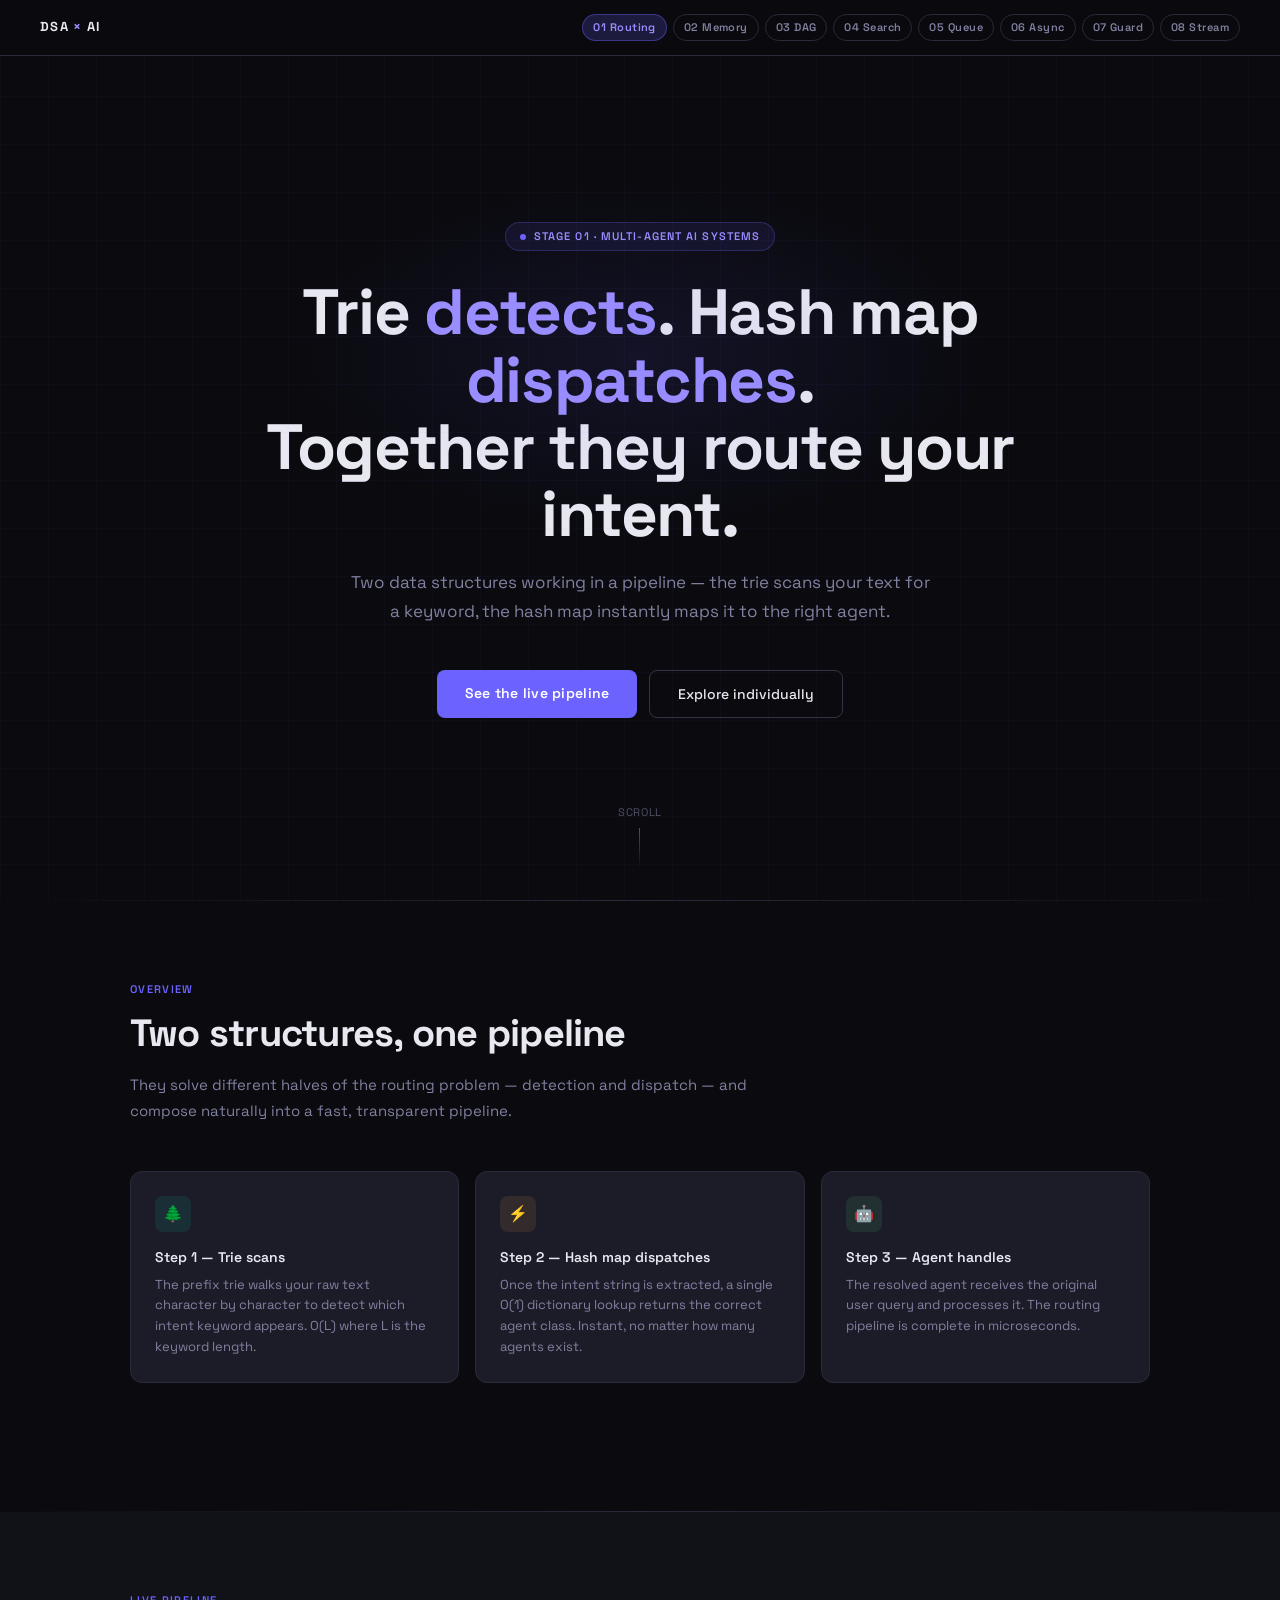
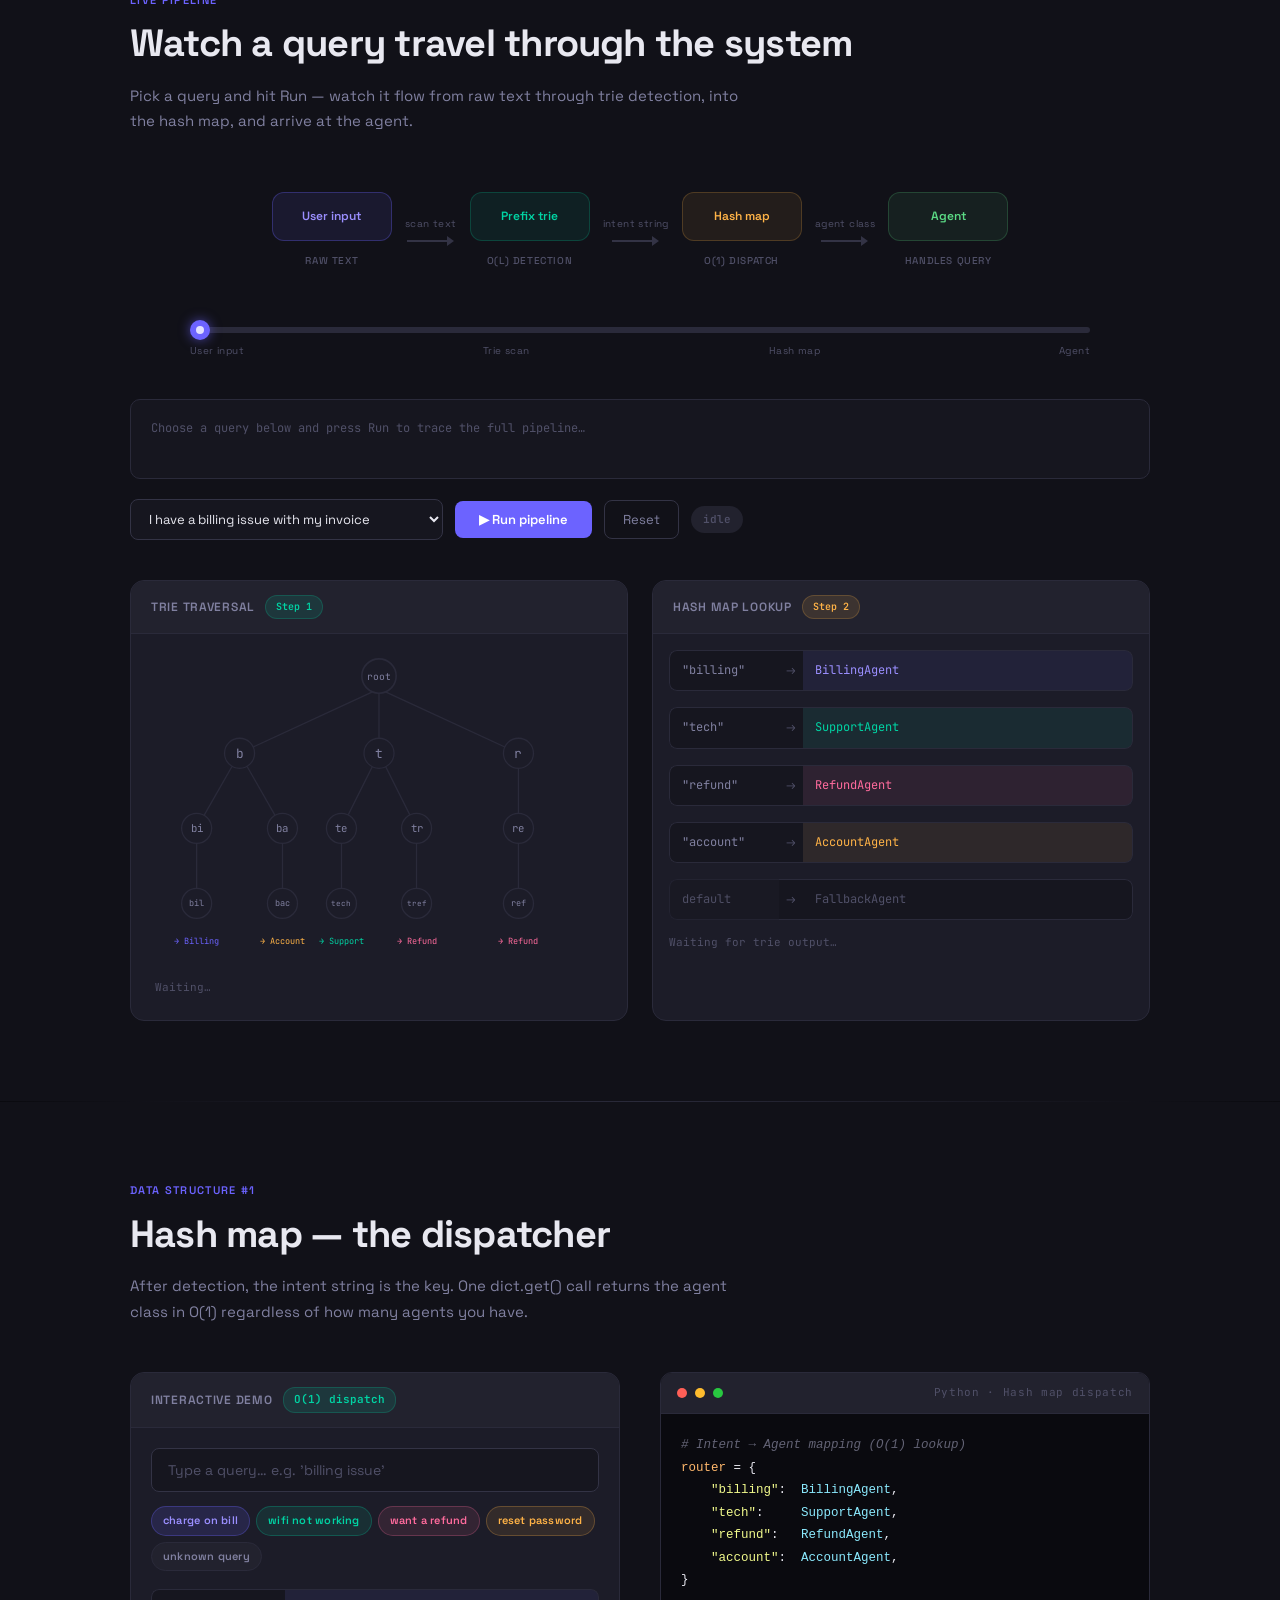
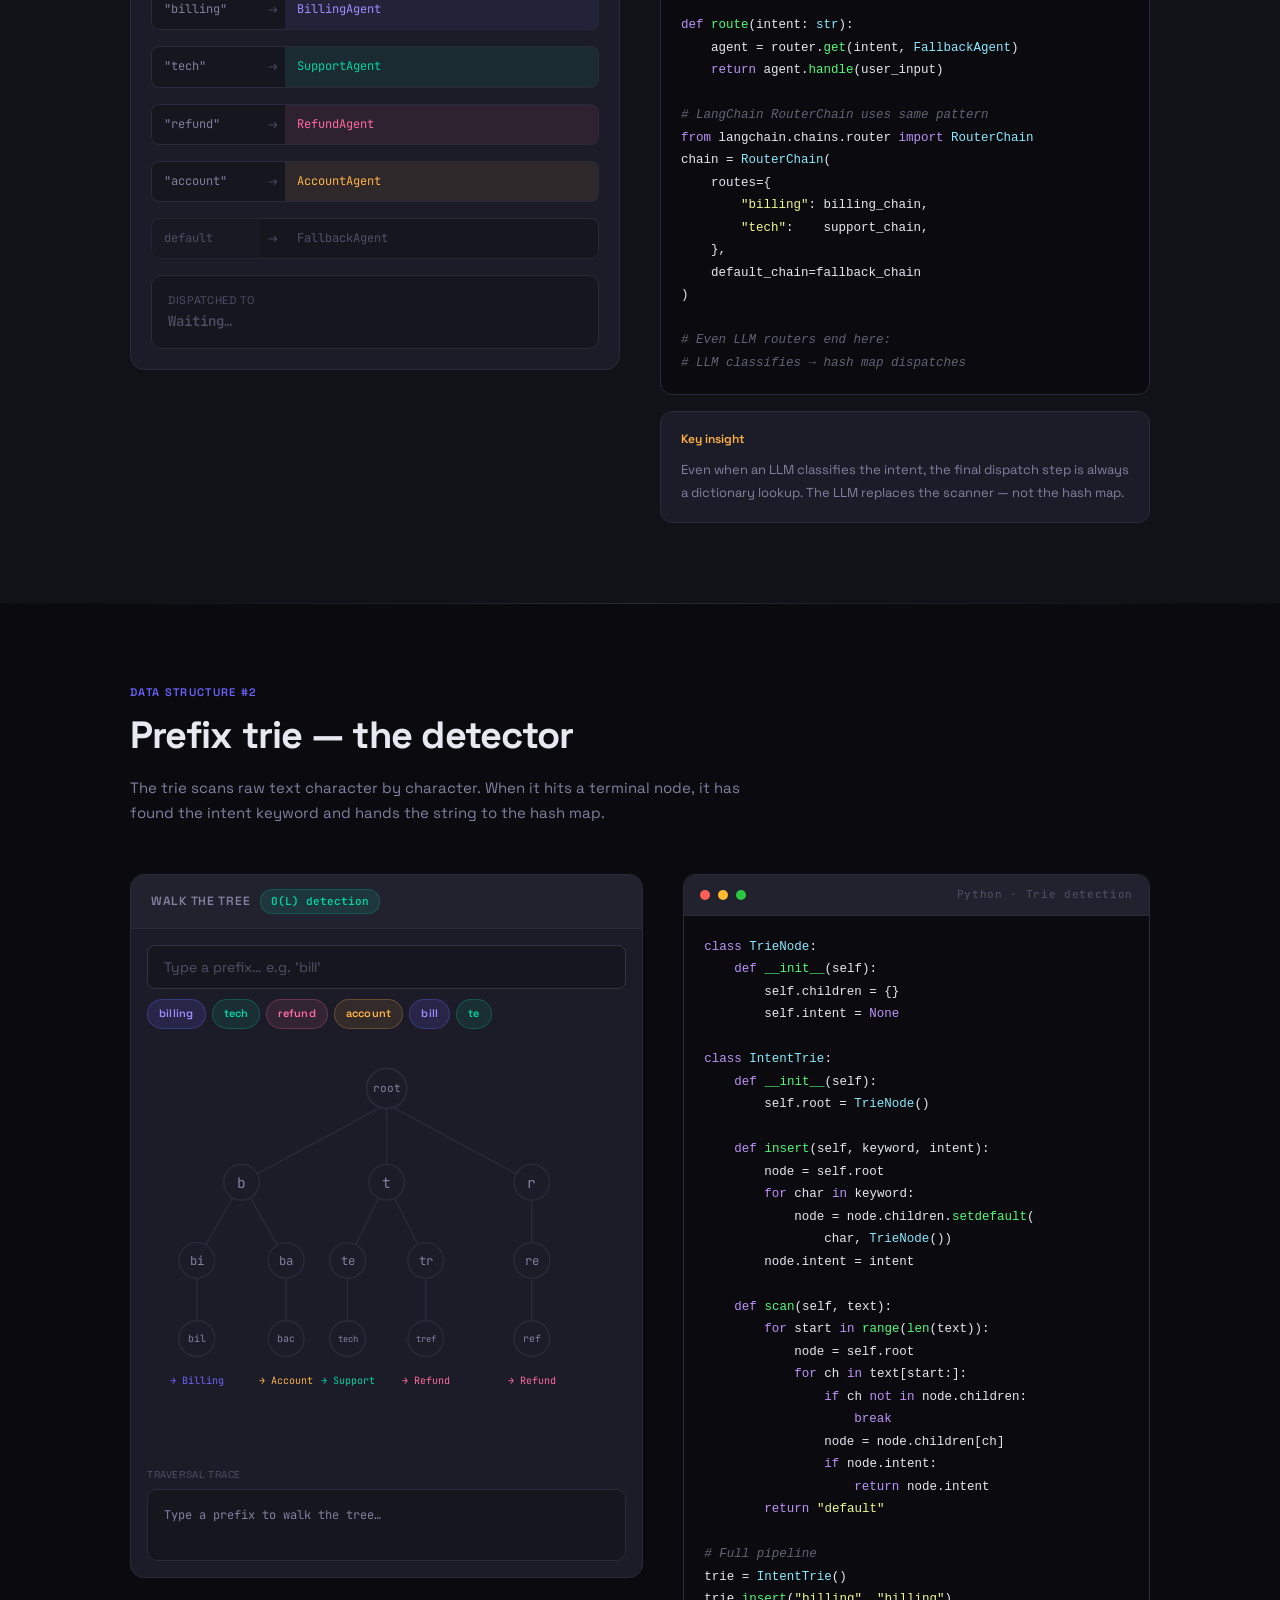
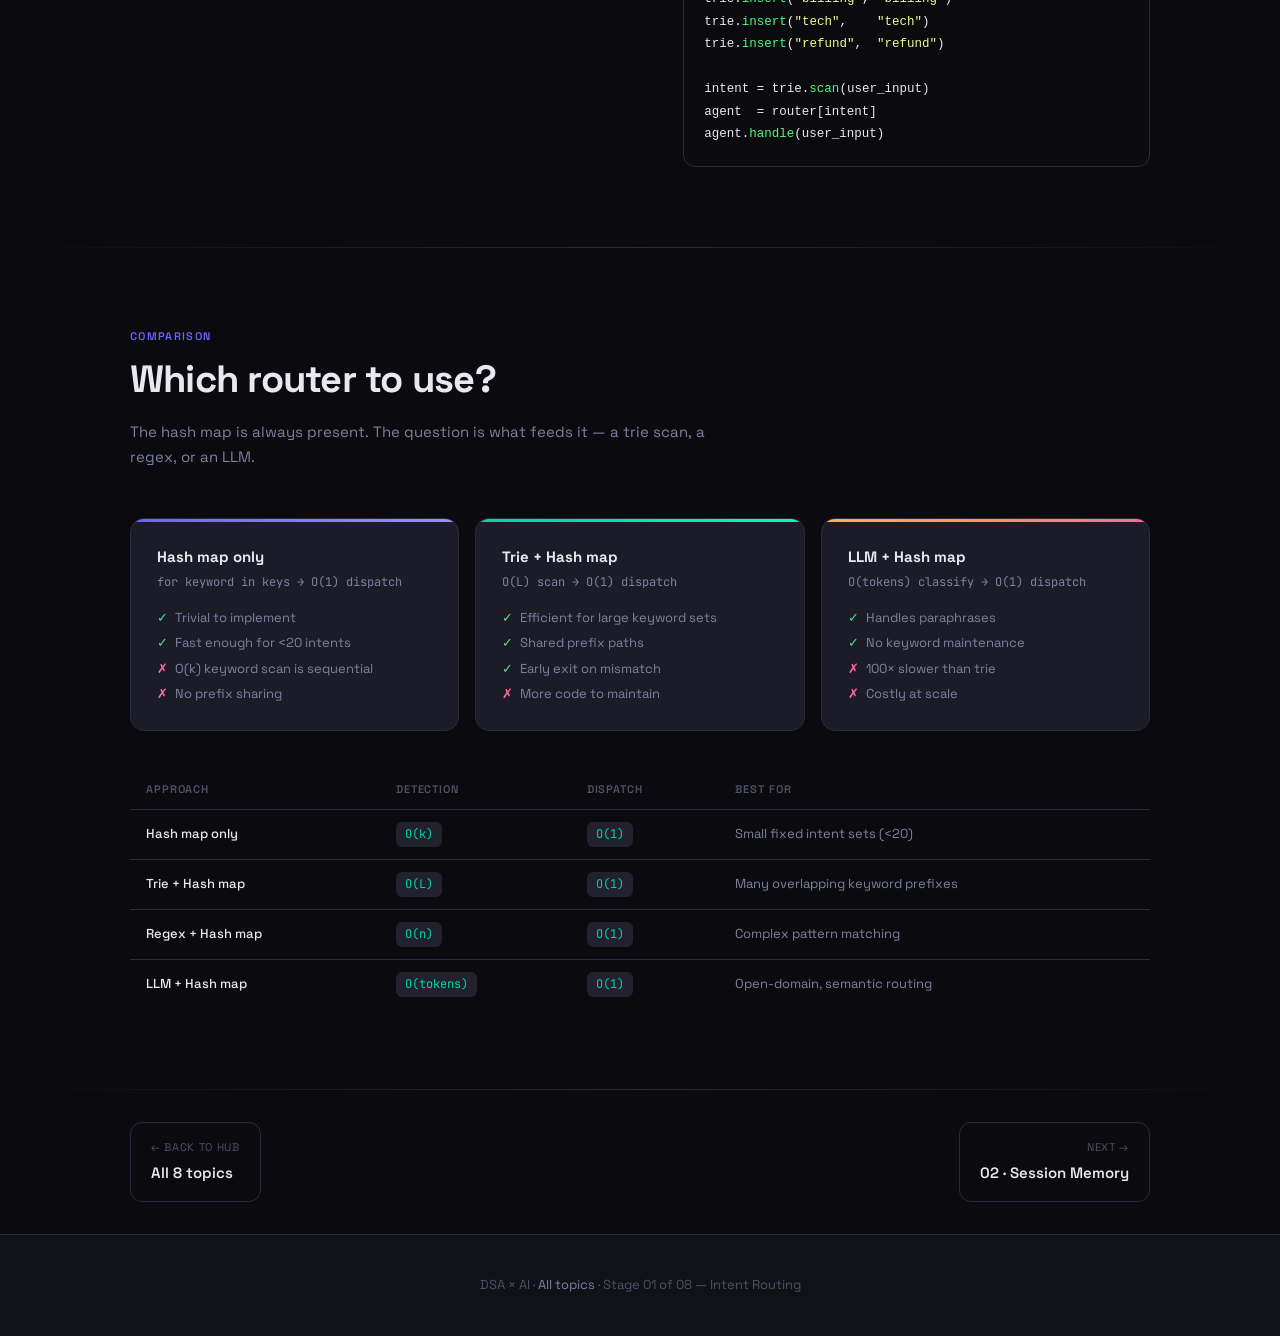
<file: intent-routing/index.html>
<!DOCTYPE html>
<html lang="en">
<head>
<meta charset="UTF-8"/>
<meta name="viewport" content="width=device-width, initial-scale=1.0"/>
<title>01 · Intent Routing — DSA × AI</title>
<meta name="description" content="How AI agents detect user intent in O(L) using Prefix Tries and dispatch to handlers in O(1) using HashMaps. Interactive visualization."/>
<meta property="og:type" content="article"/>
<meta property="og:title" content="Intent Routing — Trie + HashMap · DSA × AI"/>
<meta property="og:description" content="How AI agents detect user intent in O(L) using Prefix Tries and dispatch to handlers in O(1) using HashMaps. Interactive visualization."/>
<meta property="og:image" content="https://pub-791252e542b34b9b85d72f368c5c362f.r2.dev/Screenshot%202026-06-13%20at%2011.57.16%E2%80%AFPM.png"/>
<meta name="twitter:card" content="summary_large_image"/>
<meta name="twitter:title" content="Intent Routing — Trie + HashMap · DSA × AI"/>
<meta name="twitter:description" content="How AI agents detect user intent in O(L) using Prefix Tries and dispatch to handlers in O(1) using HashMaps."/>
<meta name="twitter:image" content="https://pub-791252e542b34b9b85d72f368c5c362f.r2.dev/Screenshot%202026-06-13%20at%2011.57.16%E2%80%AFPM.png"/>
<link href="https://fonts.googleapis.com/css2?family=Space+Grotesk:wght@300;400;500;600;700&family=JetBrains+Mono:wght@300;400;500&display=swap" rel="stylesheet"/>
<link rel="stylesheet" href="../shared.css"/>
<style>
:root { --accent: #6C63FF; --accent2: #9B8FFF; }
.pipeline-diagram{display:flex;align-items:center;justify-content:center;gap:0;flex-wrap:nowrap;margin-bottom:48px;overflow-x:auto;padding:10px 0}
.pipe-node{display:flex;flex-direction:column;align-items:center;gap:8px;min-width:130px}
.pipe-box{border-radius:12px;padding:14px 18px;text-align:center;border:1px solid;font-size:12px;font-weight:600;transition:all .4s;position:relative;min-width:120px}
.pipe-box-label{font-size:10px;font-weight:500;letter-spacing:.06em;text-transform:uppercase;color:var(--dim);margin-top:4px}
.pipe-user{background:rgba(108,99,255,.1);border-color:rgba(108,99,255,.3);color:var(--accent2)}
.pipe-trie{background:rgba(0,212,164,.08);border-color:rgba(0,212,164,.2);color:var(--teal)}
.pipe-hash{background:rgba(255,179,71,.08);border-color:rgba(255,179,71,.2);color:var(--amber)}
.pipe-agent{background:rgba(91,219,133,.08);border-color:rgba(91,219,133,.2);color:var(--green)}
.pipe-arrow{display:flex;flex-direction:column;align-items:center;gap:4px;padding:0 8px}
.pipe-arrow-line{width:40px;height:2px;background:var(--border2);position:relative}
.pipe-arrow-head{width:0;height:0;border-left:7px solid var(--border2);border-top:5px solid transparent;border-bottom:5px solid transparent}
.pipe-arrow-label{font-size:10px;color:var(--dim);letter-spacing:.04em;white-space:nowrap}
.packet-container{position:relative;margin:0 auto 40px;max-width:900px}
.packet-track{position:relative;height:6px;background:var(--border);border-radius:3px;overflow:visible;margin-bottom:10px}
.packet-dot{position:absolute;top:-7px;width:20px;height:20px;border-radius:50%;background:var(--accent);box-shadow:0 0 12px rgba(108,99,255,.6);transition:left 0.7s cubic-bezier(.4,0,.2,1);left:0;display:flex;align-items:center;justify-content:center}
.packet-dot::after{content:'';width:8px;height:8px;border-radius:50%;background:#fff;opacity:.8}
.packet-fill{position:absolute;top:0;left:0;height:100%;background:linear-gradient(90deg,var(--accent),var(--teal));border-radius:3px;transition:width 0.7s cubic-bezier(.4,0,.2,1);width:0}
.packet-labels{display:flex;justify-content:space-between;font-size:10px;color:var(--dim);letter-spacing:.04em}
.step-log{background:var(--bg3);border:1px solid var(--border);border-radius:10px;padding:16px 20px;font-family:var(--mono);font-size:12px;line-height:2;min-height:80px;margin-bottom:20px}
.log-line{opacity:0;transform:translateY(4px);transition:all .3s}
.log-line.show{opacity:1;transform:none}
.log-dim{color:var(--dim)}.log-teal{color:var(--teal)}.log-accent{color:var(--accent2)}.log-amber{color:var(--amber)}.log-green{color:var(--green)}.log-pink{color:var(--pink)}
.pipeline-controls{display:flex;align-items:center;gap:12px;flex-wrap:wrap}
.hash-table{display:flex;flex-direction:column;gap:6px}
.hash-row{display:grid;grid-template-columns:110px 24px 1fr;align-items:center;border-radius:8px;overflow:hidden;transition:all .3s}
.hash-key-cell{background:var(--bg3);padding:10px 12px;font-family:var(--mono);font-size:12px;color:var(--muted);border:1px solid var(--border);border-right:none;border-radius:8px 0 0 8px}
.hash-arr-cell{background:var(--bg3);padding:10px 2px;font-size:12px;color:var(--dim);border:1px solid var(--border);border-left:none;border-right:none;text-align:center}
.hash-val-cell{padding:10px 12px;font-family:var(--mono);font-size:12px;border:1px solid var(--border);border-left:none;border-radius:0 8px 8px 0;transition:all .3s}
.hv-billing{background:rgba(108,99,255,.08);color:var(--accent2)}
.hv-tech{background:rgba(0,212,164,.08);color:var(--teal)}
.hv-refund{background:rgba(255,107,157,.08);color:var(--pink)}
.hv-account{background:rgba(255,179,71,.08);color:var(--amber)}
.hv-default{background:var(--bg3);color:var(--dim)}
.hash-row.lit .hash-key-cell{border-color:var(--amber);background:rgba(255,179,71,.08)}
.hash-row.lit .hash-val-cell{transform:scale(1.02);box-shadow:0 0 0 1px var(--amber)}
.dispatch-box{background:var(--bg3);border:1px solid var(--border);border-radius:10px;padding:16px;margin-top:16px;display:flex;align-items:center;justify-content:space-between;min-height:52px}
.dispatch-label{font-size:11px;color:var(--dim);text-transform:uppercase;letter-spacing:.06em}
.dispatch-agent{font-family:var(--mono);font-size:14px;font-weight:500;transition:all .3s}
.trie-layout{display:grid;grid-template-columns:1.1fr 1fr;gap:40px;align-items:start}
.trie-canvas-wrap{background:var(--surface);border:1px solid var(--border);border-radius:14px;overflow:hidden}
.trace-box{background:var(--bg3);border:1px solid var(--border);border-radius:10px;padding:14px 16px;font-family:var(--mono);font-size:12px;line-height:1.9;min-height:72px;color:var(--muted);transition:all .3s}
.trace-step{color:var(--text)}.trace-match{color:var(--teal);font-weight:600}.trace-miss{color:var(--pink)}
.tnode circle,.mtnode circle{transition:fill .3s,stroke .3s,stroke-width .3s}
.tnode text,.mtnode text{transition:fill .3s}
.tedge,.mtedge{transition:stroke .3s,stroke-width .3s}
.tnode.active circle,.mtnode.active circle{fill:#1D4A3A;stroke:#00D4A4;stroke-width:2}
.tnode.active text,.mtnode.active text{fill:#00FFB3}
.tnode.matched circle,.mtnode.matched circle{fill:#2D1F5E;stroke:#6C63FF;stroke-width:2.5}
.tnode.matched text,.mtnode.matched text{fill:#A09BFF}
.tedge.active,.mtedge.active{stroke:#00D4A4 !important;stroke-width:2.2 !important}
.compare-grid{display:grid;grid-template-columns:repeat(3,1fr);gap:16px;margin-top:48px}
.cmp-card{background:var(--surface);border:1px solid var(--border);border-radius:14px;padding:26px;position:relative;overflow:hidden}
.cmp-card::before{content:'';position:absolute;top:0;left:0;right:0;height:3px}
.cmp-card.hashmap::before{background:linear-gradient(90deg,var(--accent),var(--accent2))}
.cmp-card.trie::before{background:linear-gradient(90deg,var(--teal),var(--teal2))}
.cmp-card.llm::before{background:linear-gradient(90deg,var(--amber),var(--pink))}
.cmp-name{font-size:15px;font-weight:700;margin-bottom:4px}
.cmp-complexity{font-family:var(--mono);font-size:12px;color:var(--muted);margin-bottom:16px}
.cmp-list{list-style:none;display:flex;flex-direction:column;gap:6px}
.cmp-list li{font-size:13px;color:var(--muted);display:flex;gap:7px;line-height:1.5}
.pro-icon{color:var(--green)}.con-icon{color:var(--pink)}
.concept-grid{display:grid;grid-template-columns:repeat(3,1fr);gap:16px;margin-bottom:48px}
.concept-card{background:var(--surface);border:1px solid var(--border);border-radius:12px;padding:24px;transition:border-color .2s}
.concept-card:hover{border-color:var(--border2)}
.concept-icon{width:36px;height:36px;border-radius:8px;display:flex;align-items:center;justify-content:center;margin-bottom:14px;font-size:16px}
.concept-title{font-size:14px;font-weight:600;margin-bottom:6px}
.concept-body{font-size:13px;color:var(--muted);line-height:1.6}
@media(max-width:768px){
  .trie-layout,.compare-grid,.concept-grid{grid-template-columns:1fr}
  .pipeline-diagram{justify-content:flex-start}
  .pipe-arrow-line{width:24px}
}
</style>
</head>
<body>

<nav>
  <a href="../index.html" class="nav-logo">DSA <span>×</span> AI</a>
  <div class="nav-stages">
    <a href="../intent-routing/" class="nav-stage active" style="background:rgba(108,99,255,.2);color:#9B8FFF;border-color:rgba(108,99,255,.4)">01 Routing</a>
    <a href="../session-memory/" class="nav-stage">02 Memory</a>
    <a href="../orchestration/" class="nav-stage">03 DAG</a>
    <a href="../retrieval/" class="nav-stage">04 Search</a>
    <a href="../scheduling/" class="nav-stage">05 Queue</a>
    <a href="../async-tracking/" class="nav-stage">06 Async</a>
    <a href="../guardrails/" class="nav-stage">07 Guard</a>
    <a href="../streaming/" class="nav-stage">08 Stream</a>
  </div>
</nav>

<!-- HERO -->
<div class="hero">
  <div class="hero-grid"></div>
  <div class="hero-glow"></div>
  <div class="eyebrow"><span class="eyebrow-dot"></span>Stage 01 · Multi-agent AI systems</div>
  <h1>Trie <em style="color:#9B8FFF">detects</em>. Hash map <em style="color:#9B8FFF">dispatches</em>.<br/>Together they route your intent.</h1>
  <p class="hero-sub">Two data structures working in a pipeline — the trie scans your text for a keyword, the hash map instantly maps it to the right agent.</p>
  <div style="display:flex;gap:12px;flex-wrap:wrap;justify-content:center">
    <a href="#pipeline" class="btn-primary">See the live pipeline</a>
    <a href="#trie" class="btn-secondary">Explore individually</a>
  </div>
  <div class="scroll-hint"><span>SCROLL</span><div class="scroll-line"></div></div>
</div>

<div class="divider"></div>

<!-- OVERVIEW -->
<section id="overview">
  <div class="section-label">Overview</div>
  <div class="section-title">Two structures, one pipeline</div>
  <p class="section-sub">They solve different halves of the routing problem — detection and dispatch — and compose naturally into a fast, transparent pipeline.</p>
  <div class="concept-grid">
    <div class="concept-card">
      <div class="concept-icon" style="background:rgba(0,212,164,.1)">🌲</div>
      <div class="concept-title">Step 1 — Trie scans</div>
      <div class="concept-body">The prefix trie walks your raw text character by character to detect which intent keyword appears. O(L) where L is the keyword length.</div>
    </div>
    <div class="concept-card">
      <div class="concept-icon" style="background:rgba(255,179,71,.1)">⚡</div>
      <div class="concept-title">Step 2 — Hash map dispatches</div>
      <div class="concept-body">Once the intent string is extracted, a single O(1) dictionary lookup returns the correct agent class. Instant, no matter how many agents exist.</div>
    </div>
    <div class="concept-card">
      <div class="concept-icon" style="background:rgba(91,219,133,.1)">🤖</div>
      <div class="concept-title">Step 3 — Agent handles</div>
      <div class="concept-body">The resolved agent receives the original user query and processes it. The routing pipeline is complete in microseconds.</div>
    </div>
  </div>
</section>

<div class="divider"></div>

<!-- PIPELINE LIVE -->
<div class="full-bg" id="pipeline">
<div class="full-bg-wrap">
  <div class="section-label">Live pipeline</div>
  <div class="section-title">Watch a query travel through the system</div>
  <p class="section-sub">Pick a query and hit Run — watch it flow from raw text through trie detection, into the hash map, and arrive at the agent.</p>
  <div class="pipeline-diagram">
    <div class="pipe-node"><div class="pipe-box pipe-user" id="pb-user">User input</div><div class="pipe-box-label">Raw text</div></div>
    <div class="pipe-arrow"><div class="pipe-arrow-label">scan text</div><div style="display:flex;align-items:center"><div class="pipe-arrow-line"></div><div class="pipe-arrow-head"></div></div></div>
    <div class="pipe-node"><div class="pipe-box pipe-trie" id="pb-trie">Prefix trie</div><div class="pipe-box-label">O(L) detection</div></div>
    <div class="pipe-arrow"><div class="pipe-arrow-label">intent string</div><div style="display:flex;align-items:center"><div class="pipe-arrow-line"></div><div class="pipe-arrow-head"></div></div></div>
    <div class="pipe-node"><div class="pipe-box pipe-hash" id="pb-hash">Hash map</div><div class="pipe-box-label">O(1) dispatch</div></div>
    <div class="pipe-arrow"><div class="pipe-arrow-label">agent class</div><div style="display:flex;align-items:center"><div class="pipe-arrow-line"></div><div class="pipe-arrow-head"></div></div></div>
    <div class="pipe-node"><div class="pipe-box pipe-agent" id="pb-agent">Agent</div><div class="pipe-box-label">Handles query</div></div>
  </div>
  <div class="packet-container">
    <div class="packet-track"><div class="packet-fill" id="packet-fill"></div><div class="packet-dot" id="packet-dot"></div></div>
    <div class="packet-labels"><span>User input</span><span>Trie scan</span><span>Hash map</span><span>Agent</span></div>
  </div>
  <div class="step-log" id="step-log"><div style="color:var(--dim)">Choose a query below and press Run to trace the full pipeline…</div></div>
  <div class="pipeline-controls">
    <select class="query-select" id="pipe-query">
      <option value="I have a billing issue with my invoice">I have a billing issue with my invoice</option>
      <option value="my wifi is not working at all">my wifi is not working at all</option>
      <option value="I want to refund my order please">I want to refund my order please</option>
      <option value="how do I reset my account password">how do I reset my account password</option>
      <option value="what time does the store open">what time does the store open (unknown)</option>
    </select>
    <button class="btn-run" id="btn-run" onclick="runPipeline()">▶ Run pipeline</button>
    <button class="btn-reset" onclick="resetPipeline()">Reset</button>
    <span class="status-badge" id="pipe-status" style="background:var(--surface2);color:var(--dim)">idle</span>
  </div>
  <div style="display:grid;grid-template-columns:1fr 1fr;gap:24px;margin-top:40px">
    <div class="panel-box">
      <div class="panel-header"><div class="panel-header-title">Trie traversal</div><span class="badge badge-teal" style="font-size:10px">Step 1</span></div>
      <div style="padding:12px">
        <svg id="mini-trie" viewBox="0 0 440 310" width="100%" style="display:block">
          <line id="me-rb" x1="220" y1="40" x2="90" y2="100" stroke="#2A2A3A" stroke-width="1.2" class="mtedge"/>
          <line id="me-rt" x1="220" y1="40" x2="220" y2="100" stroke="#2A2A3A" stroke-width="1.2" class="mtedge"/>
          <line id="me-rr" x1="220" y1="40" x2="350" y2="100" stroke="#2A2A3A" stroke-width="1.2" class="mtedge"/>
          <line id="me-bbi" x1="90" y1="100" x2="50" y2="170" stroke="#2A2A3A" stroke-width="1.2" class="mtedge"/>
          <line id="me-bba" x1="90" y1="100" x2="130" y2="170" stroke="#2A2A3A" stroke-width="1.2" class="mtedge"/>
          <line id="me-tte" x1="220" y1="100" x2="185" y2="170" stroke="#2A2A3A" stroke-width="1.2" class="mtedge"/>
          <line id="me-ttr" x1="220" y1="100" x2="255" y2="170" stroke="#2A2A3A" stroke-width="1.2" class="mtedge"/>
          <line id="me-rre" x1="350" y1="100" x2="350" y2="170" stroke="#2A2A3A" stroke-width="1.2" class="mtedge"/>
          <line id="me-bil" x1="50" y1="170" x2="50" y2="240" stroke="#2A2A3A" stroke-width="1.2" class="mtedge"/>
          <line id="me-bac" x1="130" y1="170" x2="130" y2="240" stroke="#2A2A3A" stroke-width="1.2" class="mtedge"/>
          <line id="me-tec" x1="185" y1="170" x2="185" y2="240" stroke="#2A2A3A" stroke-width="1.2" class="mtedge"/>
          <line id="me-tre" x1="255" y1="170" x2="255" y2="240" stroke="#2A2A3A" stroke-width="1.2" class="mtedge"/>
          <line id="me-ref" x1="350" y1="170" x2="350" y2="240" stroke="#2A2A3A" stroke-width="1.2" class="mtedge"/>
          <text x="50" y="278" text-anchor="middle" font-size="8" fill="#6C63FF" font-family="'JetBrains Mono',monospace">→ Billing</text>
          <text x="130" y="278" text-anchor="middle" font-size="8" fill="#FFB347" font-family="'JetBrains Mono',monospace">→ Account</text>
          <text x="185" y="278" text-anchor="middle" font-size="8" fill="#00D4A4" font-family="'JetBrains Mono',monospace">→ Support</text>
          <text x="255" y="278" text-anchor="middle" font-size="8" fill="#FF6B9D" font-family="'JetBrains Mono',monospace">→ Refund</text>
          <text x="350" y="278" text-anchor="middle" font-size="8" fill="#FF6B9D" font-family="'JetBrains Mono',monospace">→ Refund</text>
          <g class="mtnode" id="mn-root"><circle cx="220" cy="28" r="16" fill="#1C1C28" stroke="#2A2A3A" stroke-width="1.5"/><text x="220" y="28" text-anchor="middle" dominant-baseline="central" font-size="9" fill="#8080A0" font-family="'JetBrains Mono',monospace">root</text></g>
          <g class="mtnode" id="mn-b"><circle cx="90" cy="100" r="14" fill="#1C1C28" stroke="#2A2A3A" stroke-width="1.2"/><text x="90" y="100" text-anchor="middle" dominant-baseline="central" font-size="12" fill="#8080A0" font-family="'JetBrains Mono',monospace">b</text></g>
          <g class="mtnode" id="mn-t"><circle cx="220" cy="100" r="14" fill="#1C1C28" stroke="#2A2A3A" stroke-width="1.2"/><text x="220" y="100" text-anchor="middle" dominant-baseline="central" font-size="12" fill="#8080A0" font-family="'JetBrains Mono',monospace">t</text></g>
          <g class="mtnode" id="mn-r"><circle cx="350" cy="100" r="14" fill="#1C1C28" stroke="#2A2A3A" stroke-width="1.2"/><text x="350" y="100" text-anchor="middle" dominant-baseline="central" font-size="12" fill="#8080A0" font-family="'JetBrains Mono',monospace">r</text></g>
          <g class="mtnode" id="mn-bi"><circle cx="50" cy="170" r="14" fill="#1C1C28" stroke="#2A2A3A" stroke-width="1.2"/><text x="50" y="170" text-anchor="middle" dominant-baseline="central" font-size="10" fill="#8080A0" font-family="'JetBrains Mono',monospace">bi</text></g>
          <g class="mtnode" id="mn-ba"><circle cx="130" cy="170" r="14" fill="#1C1C28" stroke="#2A2A3A" stroke-width="1.2"/><text x="130" y="170" text-anchor="middle" dominant-baseline="central" font-size="10" fill="#8080A0" font-family="'JetBrains Mono',monospace">ba</text></g>
          <g class="mtnode" id="mn-te"><circle cx="185" cy="170" r="14" fill="#1C1C28" stroke="#2A2A3A" stroke-width="1.2"/><text x="185" y="170" text-anchor="middle" dominant-baseline="central" font-size="10" fill="#8080A0" font-family="'JetBrains Mono',monospace">te</text></g>
          <g class="mtnode" id="mn-tr"><circle cx="255" cy="170" r="14" fill="#1C1C28" stroke="#2A2A3A" stroke-width="1.2"/><text x="255" y="170" text-anchor="middle" dominant-baseline="central" font-size="10" fill="#8080A0" font-family="'JetBrains Mono',monospace">tr</text></g>
          <g class="mtnode" id="mn-re"><circle cx="350" cy="170" r="14" fill="#1C1C28" stroke="#2A2A3A" stroke-width="1.2"/><text x="350" y="170" text-anchor="middle" dominant-baseline="central" font-size="10" fill="#8080A0" font-family="'JetBrains Mono',monospace">re</text></g>
          <g class="mtnode" id="mn-bil"><circle cx="50" cy="240" r="14" fill="#1C1C28" stroke="#2A2A3A" stroke-width="1.2"/><text x="50" y="240" text-anchor="middle" dominant-baseline="central" font-size="8" fill="#8080A0" font-family="'JetBrains Mono',monospace">bil</text></g>
          <g class="mtnode" id="mn-bac"><circle cx="130" cy="240" r="14" fill="#1C1C28" stroke="#2A2A3A" stroke-width="1.2"/><text x="130" y="240" text-anchor="middle" dominant-baseline="central" font-size="8" fill="#8080A0" font-family="'JetBrains Mono',monospace">bac</text></g>
          <g class="mtnode" id="mn-tech"><circle cx="185" cy="240" r="14" fill="#1C1C28" stroke="#2A2A3A" stroke-width="1.2"/><text x="185" y="240" text-anchor="middle" dominant-baseline="central" font-size="7" fill="#8080A0" font-family="'JetBrains Mono',monospace">tech</text></g>
          <g class="mtnode" id="mn-tref"><circle cx="255" cy="240" r="14" fill="#1C1C28" stroke="#2A2A3A" stroke-width="1.2"/><text x="255" y="240" text-anchor="middle" dominant-baseline="central" font-size="7" fill="#8080A0" font-family="'JetBrains Mono',monospace">tref</text></g>
          <g class="mtnode" id="mn-ref"><circle cx="350" cy="240" r="14" fill="#1C1C28" stroke="#2A2A3A" stroke-width="1.2"/><text x="350" y="240" text-anchor="middle" dominant-baseline="central" font-size="8" fill="#8080A0" font-family="'JetBrains Mono',monospace">ref</text></g>
        </svg>
        <div id="mini-trie-status" style="padding:0 12px 12px;font-family:var(--mono);font-size:11px;color:var(--dim)">Waiting…</div>
      </div>
    </div>
    <div class="panel-box">
      <div class="panel-header"><div class="panel-header-title">Hash map lookup</div><span class="badge badge-amber" style="font-size:10px">Step 2</span></div>
      <div style="padding:16px">
        <div class="hash-table" id="mini-hash-table">
          <div class="hash-row" id="mhr-billing"><div class="hash-key-cell">"billing"</div><div class="hash-arr-cell">→</div><div class="hash-val-cell hv-billing">BillingAgent</div></div>
          <div style="height:4px"></div>
          <div class="hash-row" id="mhr-tech"><div class="hash-key-cell">"tech"</div><div class="hash-arr-cell">→</div><div class="hash-val-cell hv-tech">SupportAgent</div></div>
          <div style="height:4px"></div>
          <div class="hash-row" id="mhr-refund"><div class="hash-key-cell">"refund"</div><div class="hash-arr-cell">→</div><div class="hash-val-cell hv-refund">RefundAgent</div></div>
          <div style="height:4px"></div>
          <div class="hash-row" id="mhr-account"><div class="hash-key-cell">"account"</div><div class="hash-arr-cell">→</div><div class="hash-val-cell hv-account">AccountAgent</div></div>
          <div style="height:4px"></div>
          <div class="hash-row" id="mhr-default"><div class="hash-key-cell" style="opacity:.5">default</div><div class="hash-arr-cell">→</div><div class="hash-val-cell hv-default">FallbackAgent</div></div>
        </div>
        <div id="mini-hash-status" style="margin-top:14px;font-family:var(--mono);font-size:11px;color:var(--dim)">Waiting for trie output…</div>
      </div>
    </div>
  </div>
</div>
</div>

<div class="divider"></div>

<!-- HASH MAP DEEP DIVE -->
<div class="full-bg" id="hashmap">
<div class="full-bg-wrap">
  <div class="section-label">Data structure #1</div>
  <div class="section-title">Hash map — the dispatcher</div>
  <p class="section-sub">After detection, the intent string is the key. One dict.get() call returns the agent class in O(1) regardless of how many agents you have.</p>
  <div class="two-col">
    <div>
      <div class="panel-box">
        <div class="panel-header"><div class="panel-header-title">Interactive demo</div><span class="badge badge-teal">O(1) dispatch</span></div>
        <div class="panel-body">
          <div style="margin-bottom:14px"><input class="query-input" id="hm-input" placeholder="Type a query… e.g. 'billing issue'" oninput="routeHash(this.value)"/></div>
          <div class="chips">
            <span class="chip chip-purple" onclick="setHM('charge on my bill')">charge on bill</span>
            <span class="chip chip-teal" onclick="setHM('wifi not working')">wifi not working</span>
            <span class="chip chip-pink" onclick="setHM('I want a refund')">want a refund</span>
            <span class="chip chip-amber" onclick="setHM('reset my password')">reset password</span>
            <span class="chip chip-dim" onclick="setHM('random stuff here')">unknown query</span>
          </div>
          <div class="hash-table">
            <div class="hash-row" id="hr-billing"><div class="hash-key-cell">"billing"</div><div class="hash-arr-cell">→</div><div class="hash-val-cell hv-billing">BillingAgent</div></div>
            <div style="height:4px"></div>
            <div class="hash-row" id="hr-tech"><div class="hash-key-cell">"tech"</div><div class="hash-arr-cell">→</div><div class="hash-val-cell hv-tech">SupportAgent</div></div>
            <div style="height:4px"></div>
            <div class="hash-row" id="hr-refund"><div class="hash-key-cell">"refund"</div><div class="hash-arr-cell">→</div><div class="hash-val-cell hv-refund">RefundAgent</div></div>
            <div style="height:4px"></div>
            <div class="hash-row" id="hr-account"><div class="hash-key-cell">"account"</div><div class="hash-arr-cell">→</div><div class="hash-val-cell hv-account">AccountAgent</div></div>
            <div style="height:4px"></div>
            <div class="hash-row" id="hr-default"><div class="hash-key-cell" style="opacity:.5">default</div><div class="hash-arr-cell">→</div><div class="hash-val-cell hv-default">FallbackAgent</div></div>
          </div>
          <div class="dispatch-box">
            <div><div class="dispatch-label">Dispatched to</div><div class="dispatch-agent" id="hm-result" style="color:var(--dim)">Waiting…</div></div>
            <span class="badge badge-teal" id="hm-time" style="display:none">O(1)</span>
          </div>
        </div>
      </div>
    </div>
    <div>
      <div class="code-block">
        <div class="code-topbar"><div class="dot dot-red"></div><div class="dot dot-yellow"></div><div class="dot dot-green"></div><div class="code-lang">Python · Hash map dispatch</div></div>
        <div class="code-body"><pre><span class="hl-cm"># Intent → Agent mapping (O(1) lookup)</span>
<span class="hl-nb">router</span> = {
    <span class="hl-st">"billing"</span>:  <span class="hl-cl">BillingAgent</span>,
    <span class="hl-st">"tech"</span>:     <span class="hl-cl">SupportAgent</span>,
    <span class="hl-st">"refund"</span>:   <span class="hl-cl">RefundAgent</span>,
    <span class="hl-st">"account"</span>:  <span class="hl-cl">AccountAgent</span>,
}

<span class="hl-kw">def</span> <span class="hl-fn">route</span>(intent: <span class="hl-cl">str</span>):
    agent = router.<span class="hl-fn">get</span>(intent, <span class="hl-cl">FallbackAgent</span>)
    <span class="hl-kw">return</span> agent.<span class="hl-fn">handle</span>(user_input)

<span class="hl-cm"># LangChain RouterChain uses same pattern</span>
<span class="hl-kw">from</span> langchain.chains.router <span class="hl-kw">import</span> <span class="hl-cl">RouterChain</span>
chain = <span class="hl-cl">RouterChain</span>(
    routes={
        <span class="hl-st">"billing"</span>: billing_chain,
        <span class="hl-st">"tech"</span>:    support_chain,
    },
    default_chain=fallback_chain
)

<span class="hl-cm"># Even LLM routers end here:</span>
<span class="hl-cm"># LLM classifies → hash map dispatches</span></pre></div>
      </div>
      <div style="margin-top:16px;background:var(--surface);border:1px solid var(--border);border-radius:12px;padding:18px 20px">
        <div style="font-size:12px;font-weight:600;color:var(--amber);margin-bottom:10px">Key insight</div>
        <div style="font-size:13px;color:var(--muted);line-height:1.7">Even when an LLM classifies the intent, the final dispatch step is always a dictionary lookup. The LLM replaces the scanner — not the hash map.</div>
      </div>
    </div>
  </div>
</div>
</div>

<div class="divider"></div>

<!-- TRIE DEEP DIVE -->
<div id="trie">
<div style="max-width:1100px;margin:0 auto;padding:80px 40px">
  <div class="section-label">Data structure #2</div>
  <div class="section-title">Prefix trie — the detector</div>
  <p class="section-sub">The trie scans raw text character by character. When it hits a terminal node, it has found the intent keyword and hands the string to the hash map.</p>
  <div class="trie-layout">
    <div>
      <div class="trie-canvas-wrap">
        <div class="panel-header"><div class="panel-header-title">Walk the tree</div><span class="badge badge-teal">O(L) detection</span></div>
        <div style="padding:16px 16px 8px">
          <input class="query-input" id="trie-input" placeholder="Type a prefix… e.g. 'bill'" oninput="walkTrie(this.value)" maxlength="10"/>
          <div class="chips" style="margin-top:10px">
            <span class="chip chip-purple" onclick="setTrie('billing')">billing</span>
            <span class="chip chip-teal" onclick="setTrie('tech')">tech</span>
            <span class="chip chip-pink" onclick="setTrie('refund')">refund</span>
            <span class="chip chip-amber" onclick="setTrie('account')">account</span>
            <span class="chip chip-purple" onclick="setTrie('bill')">bill</span>
            <span class="chip chip-teal" onclick="setTrie('te')">te</span>
          </div>
        </div>
        <svg id="trie-svg" viewBox="0 0 440 360" width="100%" style="padding:0 10px 10px;display:block">
          <line id="e-rb" x1="220" y1="44" x2="90" y2="114" stroke="#2A2A3A" stroke-width="1.2" class="tedge"/>
          <line id="e-rt" x1="220" y1="44" x2="220" y2="114" stroke="#2A2A3A" stroke-width="1.2" class="tedge"/>
          <line id="e-rr" x1="220" y1="44" x2="350" y2="114" stroke="#2A2A3A" stroke-width="1.2" class="tedge"/>
          <line id="e-bbi" x1="90" y1="114" x2="50" y2="184" stroke="#2A2A3A" stroke-width="1.2" class="tedge"/>
          <line id="e-bba" x1="90" y1="114" x2="130" y2="184" stroke="#2A2A3A" stroke-width="1.2" class="tedge"/>
          <line id="e-tte" x1="220" y1="114" x2="185" y2="184" stroke="#2A2A3A" stroke-width="1.2" class="tedge"/>
          <line id="e-ttr" x1="220" y1="114" x2="255" y2="184" stroke="#2A2A3A" stroke-width="1.2" class="tedge"/>
          <line id="e-rre" x1="350" y1="114" x2="350" y2="184" stroke="#2A2A3A" stroke-width="1.2" class="tedge"/>
          <line id="e-bilf" x1="50" y1="184" x2="50" y2="254" stroke="#2A2A3A" stroke-width="1.2" class="tedge"/>
          <line id="e-bacf" x1="130" y1="184" x2="130" y2="254" stroke="#2A2A3A" stroke-width="1.2" class="tedge"/>
          <line id="e-tech" x1="185" y1="184" x2="185" y2="254" stroke="#2A2A3A" stroke-width="1.2" class="tedge"/>
          <line id="e-tref" x1="255" y1="184" x2="255" y2="254" stroke="#2A2A3A" stroke-width="1.2" class="tedge"/>
          <line id="e-reff" x1="350" y1="184" x2="350" y2="254" stroke="#2A2A3A" stroke-width="1.2" class="tedge"/>
          <text x="50" y="295" text-anchor="middle" font-size="9" fill="#6C63FF" font-family="'JetBrains Mono',monospace">→ Billing</text>
          <text x="130" y="295" text-anchor="middle" font-size="9" fill="#FFB347" font-family="'JetBrains Mono',monospace">→ Account</text>
          <text x="185" y="295" text-anchor="middle" font-size="9" fill="#00D4A4" font-family="'JetBrains Mono',monospace">→ Support</text>
          <text x="255" y="295" text-anchor="middle" font-size="9" fill="#FF6B9D" font-family="'JetBrains Mono',monospace">→ Refund</text>
          <text x="350" y="295" text-anchor="middle" font-size="9" fill="#FF6B9D" font-family="'JetBrains Mono',monospace">→ Refund</text>
          <g class="tnode" id="tn-root"><circle cx="220" cy="30" r="18" fill="#1C1C28" stroke="#2A2A3A" stroke-width="1.5"/><text x="220" y="30" text-anchor="middle" dominant-baseline="central" font-size="10" fill="#8080A0" font-family="'JetBrains Mono',monospace">root</text></g>
          <g class="tnode" id="tn-b"><circle cx="90" cy="114" r="16" fill="#1C1C28" stroke="#2A2A3A" stroke-width="1.2"/><text x="90" y="114" text-anchor="middle" dominant-baseline="central" font-size="13" fill="#8080A0" font-family="'JetBrains Mono',monospace">b</text></g>
          <g class="tnode" id="tn-t"><circle cx="220" cy="114" r="16" fill="#1C1C28" stroke="#2A2A3A" stroke-width="1.2"/><text x="220" y="114" text-anchor="middle" dominant-baseline="central" font-size="13" fill="#8080A0" font-family="'JetBrains Mono',monospace">t</text></g>
          <g class="tnode" id="tn-r"><circle cx="350" cy="114" r="16" fill="#1C1C28" stroke="#2A2A3A" stroke-width="1.2"/><text x="350" y="114" text-anchor="middle" dominant-baseline="central" font-size="13" fill="#8080A0" font-family="'JetBrains Mono',monospace">r</text></g>
          <g class="tnode" id="tn-bi"><circle cx="50" cy="184" r="16" fill="#1C1C28" stroke="#2A2A3A" stroke-width="1.2"/><text x="50" y="184" text-anchor="middle" dominant-baseline="central" font-size="11" fill="#8080A0" font-family="'JetBrains Mono',monospace">bi</text></g>
          <g class="tnode" id="tn-ba"><circle cx="130" cy="184" r="16" fill="#1C1C28" stroke="#2A2A3A" stroke-width="1.2"/><text x="130" y="184" text-anchor="middle" dominant-baseline="central" font-size="11" fill="#8080A0" font-family="'JetBrains Mono',monospace">ba</text></g>
          <g class="tnode" id="tn-te"><circle cx="185" cy="184" r="16" fill="#1C1C28" stroke="#2A2A3A" stroke-width="1.2"/><text x="185" y="184" text-anchor="middle" dominant-baseline="central" font-size="11" fill="#8080A0" font-family="'JetBrains Mono',monospace">te</text></g>
          <g class="tnode" id="tn-tr"><circle cx="255" cy="184" r="16" fill="#1C1C28" stroke="#2A2A3A" stroke-width="1.2"/><text x="255" y="184" text-anchor="middle" dominant-baseline="central" font-size="11" fill="#8080A0" font-family="'JetBrains Mono',monospace">tr</text></g>
          <g class="tnode" id="tn-re"><circle cx="350" cy="184" r="16" fill="#1C1C28" stroke="#2A2A3A" stroke-width="1.2"/><text x="350" y="184" text-anchor="middle" dominant-baseline="central" font-size="11" fill="#8080A0" font-family="'JetBrains Mono',monospace">re</text></g>
          <g class="tnode" id="tn-bil"><circle cx="50" cy="254" r="16" fill="#1C1C28" stroke="#2A2A3A" stroke-width="1.2"/><text x="50" y="254" text-anchor="middle" dominant-baseline="central" font-size="9" fill="#8080A0" font-family="'JetBrains Mono',monospace">bil</text></g>
          <g class="tnode" id="tn-ba2"><circle cx="130" cy="254" r="16" fill="#1C1C28" stroke="#2A2A3A" stroke-width="1.2"/><text x="130" y="254" text-anchor="middle" dominant-baseline="central" font-size="9" fill="#8080A0" font-family="'JetBrains Mono',monospace">bac</text></g>
          <g class="tnode" id="tn-tech"><circle cx="185" cy="254" r="16" fill="#1C1C28" stroke="#2A2A3A" stroke-width="1.2"/><text x="185" y="254" text-anchor="middle" dominant-baseline="central" font-size="8" fill="#8080A0" font-family="'JetBrains Mono',monospace">tech</text></g>
          <g class="tnode" id="tn-tref"><circle cx="255" cy="254" r="16" fill="#1C1C28" stroke="#2A2A3A" stroke-width="1.2"/><text x="255" y="254" text-anchor="middle" dominant-baseline="central" font-size="8" fill="#8080A0" font-family="'JetBrains Mono',monospace">tref</text></g>
          <g class="tnode" id="tn-ref"><circle cx="350" cy="254" r="16" fill="#1C1C28" stroke="#2A2A3A" stroke-width="1.2"/><text x="350" y="254" text-anchor="middle" dominant-baseline="central" font-size="9" fill="#8080A0" font-family="'JetBrains Mono',monospace">ref</text></g>
        </svg>
        <div style="padding:0 16px 16px">
          <div style="font-size:10px;color:var(--dim);letter-spacing:.06em;text-transform:uppercase;margin-bottom:6px">Traversal trace</div>
          <div class="trace-box" id="trie-trace">Type a prefix to walk the tree…</div>
        </div>
      </div>
    </div>
    <div>
      <div class="code-block">
        <div class="code-topbar"><div class="dot dot-red"></div><div class="dot dot-yellow"></div><div class="dot dot-green"></div><div class="code-lang">Python · Trie detection</div></div>
        <div class="code-body"><pre><span class="hl-kw">class</span> <span class="hl-cl">TrieNode</span>:
    <span class="hl-kw">def</span> <span class="hl-fn">__init__</span>(self):
        self.children = {}
        self.intent = <span class="hl-kw">None</span>

<span class="hl-kw">class</span> <span class="hl-cl">IntentTrie</span>:
    <span class="hl-kw">def</span> <span class="hl-fn">__init__</span>(self):
        self.root = <span class="hl-cl">TrieNode</span>()

    <span class="hl-kw">def</span> <span class="hl-fn">insert</span>(self, keyword, intent):
        node = self.root
        <span class="hl-kw">for</span> char <span class="hl-kw">in</span> keyword:
            node = node.children.<span class="hl-fn">setdefault</span>(
                char, <span class="hl-cl">TrieNode</span>())
        node.intent = intent

    <span class="hl-kw">def</span> <span class="hl-fn">scan</span>(self, text):
        <span class="hl-kw">for</span> start <span class="hl-kw">in</span> <span class="hl-fn">range</span>(<span class="hl-fn">len</span>(text)):
            node = self.root
            <span class="hl-kw">for</span> ch <span class="hl-kw">in</span> text[start:]:
                <span class="hl-kw">if</span> ch <span class="hl-kw">not in</span> node.children:
                    <span class="hl-kw">break</span>
                node = node.children[ch]
                <span class="hl-kw">if</span> node.intent:
                    <span class="hl-kw">return</span> node.intent
        <span class="hl-kw">return</span> <span class="hl-st">"default"</span>

<span class="hl-cm"># Full pipeline</span>
trie = <span class="hl-cl">IntentTrie</span>()
trie.<span class="hl-fn">insert</span>(<span class="hl-st">"billing"</span>, <span class="hl-st">"billing"</span>)
trie.<span class="hl-fn">insert</span>(<span class="hl-st">"tech"</span>,    <span class="hl-st">"tech"</span>)
trie.<span class="hl-fn">insert</span>(<span class="hl-st">"refund"</span>,  <span class="hl-st">"refund"</span>)

intent = trie.<span class="hl-fn">scan</span>(user_input)
agent  = router[intent]
agent.<span class="hl-fn">handle</span>(user_input)</pre></div>
      </div>
    </div>
  </div>
</div>
</div>

<div class="divider"></div>

<!-- COMPARE -->
<section id="compare">
  <div class="section-label">Comparison</div>
  <div class="section-title">Which router to use?</div>
  <p class="section-sub">The hash map is always present. The question is what feeds it — a trie scan, a regex, or an LLM.</p>
  <div class="compare-grid">
    <div class="cmp-card hashmap">
      <div class="cmp-name">Hash map only</div>
      <div class="cmp-complexity">for keyword in keys → O(1) dispatch</div>
      <ul class="cmp-list">
        <li><span class="pro-icon">✓</span>Trivial to implement</li>
        <li><span class="pro-icon">✓</span>Fast enough for &lt;20 intents</li>
        <li><span class="con-icon">✗</span>O(k) keyword scan is sequential</li>
        <li><span class="con-icon">✗</span>No prefix sharing</li>
      </ul>
    </div>
    <div class="cmp-card trie">
      <div class="cmp-name">Trie + Hash map</div>
      <div class="cmp-complexity">O(L) scan → O(1) dispatch</div>
      <ul class="cmp-list">
        <li><span class="pro-icon">✓</span>Efficient for large keyword sets</li>
        <li><span class="pro-icon">✓</span>Shared prefix paths</li>
        <li><span class="pro-icon">✓</span>Early exit on mismatch</li>
        <li><span class="con-icon">✗</span>More code to maintain</li>
      </ul>
    </div>
    <div class="cmp-card llm">
      <div class="cmp-name">LLM + Hash map</div>
      <div class="cmp-complexity">O(tokens) classify → O(1) dispatch</div>
      <ul class="cmp-list">
        <li><span class="pro-icon">✓</span>Handles paraphrases</li>
        <li><span class="pro-icon">✓</span>No keyword maintenance</li>
        <li><span class="con-icon">✗</span>100× slower than trie</li>
        <li><span class="con-icon">✗</span>Costly at scale</li>
      </ul>
    </div>
  </div>
  <table class="cplx-table" style="margin-top:40px">
    <thead><tr><th>Approach</th><th>Detection</th><th>Dispatch</th><th>Best for</th></tr></thead>
    <tbody>
      <tr><td>Hash map only</td><td><span class="mono-badge">O(k)</span></td><td><span class="mono-badge">O(1)</span></td><td>Small fixed intent sets (&lt;20)</td></tr>
      <tr><td>Trie + Hash map</td><td><span class="mono-badge">O(L)</span></td><td><span class="mono-badge">O(1)</span></td><td>Many overlapping keyword prefixes</td></tr>
      <tr><td>Regex + Hash map</td><td><span class="mono-badge">O(n)</span></td><td><span class="mono-badge">O(1)</span></td><td>Complex pattern matching</td></tr>
      <tr><td>LLM + Hash map</td><td><span class="mono-badge">O(tokens)</span></td><td><span class="mono-badge">O(1)</span></td><td>Open-domain, semantic routing</td></tr>
    </tbody>
  </table>
</section>

<div class="divider"></div>

<div class="topic-nav">
  <a href="../index.html" class="topic-nav-link">
    <span class="topic-nav-label">← Back to hub</span>
    <span class="topic-nav-title">All 8 topics</span>
  </a>
  <a href="../session-memory/" class="topic-nav-link next">
    <span class="topic-nav-label">Next →</span>
    <span class="topic-nav-title">02 · Session Memory</span>
  </a>
</div>

<footer>
  DSA × AI · <a href="../index.html">All topics</a> · Stage 01 of 08 — Intent Routing
</footer>

<script>
const hmRouter={billing:['billing','charge','invoice','payment','fee','cost','price','bill'],tech:['tech','wifi','internet','error','bug','crash','broken','not working','slow','issue'],refund:['refund','return','money back','cancel','dispute','chargeback'],account:['account','password','login','sign in','username','profile','reset','forgot']};
const agentNames={billing:'BillingAgent',tech:'SupportAgent',refund:'RefundAgent',account:'AccountAgent',fallback:'FallbackAgent'};
const agentColors={billing:'#9B8FFF',tech:'#00D4A4',refund:'#FF6B9D',account:'#FFB347',fallback:'#505068'};
function setHM(v){document.getElementById('hm-input').value=v;routeHash(v)}
function routeHash(text){
  const t=text.toLowerCase();let matched=null;
  for(const[k,kws]of Object.entries(hmRouter)){if(kws.some(kw=>t.includes(kw))){matched=k;break}}
  ['billing','tech','refund','account','default'].forEach(id=>{const r=document.getElementById('hr-'+id);if(r)r.classList.remove('lit')});
  if(matched){const r=document.getElementById('hr-'+matched);if(r)r.classList.add('lit')}
  const res=document.getElementById('hm-result');const tm=document.getElementById('hm-time');
  const key=matched||'fallback';res.textContent=agentNames[key];res.style.color=agentColors[key];
  tm.style.display=text.length>0?'inline-flex':'none';
}
const trieNM={'b':'tn-b','t':'tn-t','r':'tn-r','bi':'tn-bi','ba':'tn-ba','te':'tn-te','tr':'tn-tr','re':'tn-re','bil':'tn-bil','bac':'tn-ba2','tec':'tn-tech','tre':'tn-tref','ref':'tn-ref','bill':'tn-bil','tech':'tn-tech','tref':'tn-tref'};
const edgeM={'b':'e-rb','t':'e-rt','r':'e-rr','bi':'e-bbi','ba':'e-bba','te':'e-tte','tr':'e-ttr','re':'e-rre','bil':'e-bilf','bac':'e-bacf','tec':'e-tech','tre':'e-tref','ref':'e-reff','bill':'e-bilf','tech':'e-tech','tref':'e-tref'};
const terminals={bill:'billing',billing:'billing',te:'tech',tech:'tech',refund:'refund',ref:'refund',account:'account'};
const termNodes={billing:'tn-bil',tech:'tn-tech',refund:'tn-ref',account:'tn-ba2'};
function setTrie(v){document.getElementById('trie-input').value=v;walkTrie(v)}
function walkTrie(text){
  document.querySelectorAll('.tnode').forEach(n=>n.classList.remove('active','matched'));
  document.querySelectorAll('.tedge').forEach(e=>e.classList.remove('active'));
  const trace=document.getElementById('trie-trace');
  const t=text.toLowerCase().replace(/[^a-z]/g,'');
  if(!t){trace.innerHTML='Type a prefix to walk the tree…';return}
  document.getElementById('tn-root').classList.add('active');
  const steps=[];
  for(let i=1;i<=Math.min(t.length,4);i++){
    const pfx=t.slice(0,i);const nk=pfx.length<=2?pfx:pfx.slice(0,Math.min(pfx.length,4));
    const nodeId=trieNM[nk];const edgeId=edgeM[nk];
    if(nodeId){const ne=document.getElementById(nodeId);const ee=document.getElementById(edgeId);if(ne)ne.classList.add('active');if(ee)ee.classList.add('active');steps.push('<span class="trace-step">→['+pfx+']</span>');}
    else{steps.push('<span class="trace-miss">✗ no "'+t[i-1]+'"</span>');break}
  }
  let matched=null;
  for(const[kw,cat]of Object.entries(terminals)){if(t===kw||t.startsWith(kw)){matched=cat;break}}
  if(matched&&termNodes[matched]){const mn=document.getElementById(termNodes[matched]);if(mn){mn.classList.remove('active');mn.classList.add('matched')}}
  trace.innerHTML='<span style="color:var(--dim)">root</span> '+steps.join(' ')+(matched?' <span class="trace-match">→ '+agentNames[matched]+'</span>':'<span class="trace-miss"> → fallback</span>');
}
const mTrieNM={'b':'mn-b','t':'mn-t','r':'mn-r','bi':'mn-bi','ba':'mn-ba','te':'mn-te','tr':'mn-tr','re':'mn-re','bil':'mn-bil','bac':'mn-bac','tec':'mn-tech','tre':'mn-tref','ref':'mn-ref','bill':'mn-bil','tech':'mn-tech','tref':'mn-tref'};
const mEdgeM={'b':'me-rb','t':'me-rt','r':'me-rr','bi':'me-bbi','ba':'me-bba','te':'me-tte','tr':'me-ttr','re':'me-rre','bil':'me-bil','bac':'me-bac','tec':'me-tec','tre':'me-tre','ref':'me-ref','bill':'me-bil','tech':'me-tec','tref':'me-tre'};
function clearMiniTrie(){document.querySelectorAll('.mtnode').forEach(n=>n.classList.remove('active','matched'));document.querySelectorAll('.mtedge').forEach(e=>e.classList.remove('active'));}
function animateMiniTrie(keyword,intentCat,cb){
  clearMiniTrie();const root=document.getElementById('mn-root');if(root)root.classList.add('active');
  const steps=[];
  for(let i=1;i<=Math.min(keyword.length,4);i++){const pfx=keyword.slice(0,i);const nk=pfx.length<=2?pfx:pfx.slice(0,Math.min(pfx.length,4));steps.push({nodeId:mTrieNM[nk],edgeId:mEdgeM[nk],pfx});}
  let si=0;const mTermNodes={billing:'mn-bil',tech:'mn-tech',refund:'mn-ref',account:'mn-bac'};
  function doStep(){
    if(si>=steps.length){
      if(intentCat&&mTermNodes[intentCat]){const mn=document.getElementById(mTermNodes[intentCat]);if(mn){mn.classList.remove('active');mn.classList.add('matched')}}
      document.getElementById('mini-trie-status').textContent=intentCat?'✓ Found: "'+intentCat+'"':'✗ No match → fallback';
      document.getElementById('mini-trie-status').style.color=intentCat?'#00D4A4':'#FF6B9D';
      if(cb)setTimeout(cb,600);return;
    }
    const s=steps[si++];
    if(s.nodeId){const ne=document.getElementById(s.nodeId);const ee=document.getElementById(s.edgeId);if(ne)ne.classList.add('active');if(ee)ee.classList.add('active')}
    setTimeout(doStep,420);
  }
  setTimeout(doStep,300);
}
const pipeQueries={'I have a billing issue with my invoice':{keyword:'billing',intent:'billing'},'my wifi is not working at all':{keyword:'tech',intent:'tech'},'I want to refund my order please':{keyword:'refund',intent:'refund'},'how do I reset my account password':{keyword:'account',intent:'account'},'what time does the store open':{keyword:null,intent:null}};
let pipeRunning=false;
function delay(ms){return new Promise(r=>setTimeout(r,ms))}
function setPacket(pct){const dot=document.getElementById('packet-dot');const fill=document.getElementById('packet-fill');if(dot)dot.style.left='calc('+pct+'% - 10px)';if(fill)fill.style.width=pct+'%';}
function addLog(html){const log=document.getElementById('step-log');const line=document.createElement('div');line.className='log-line';line.innerHTML=html;log.innerHTML='';log.appendChild(line);requestAnimationFrame(()=>line.classList.add('show'));}
function highlightPipeNode(nodeId,active){const box=document.getElementById('pb-'+nodeId);if(!box)return;if(active){box.style.boxShadow='0 0 20px rgba(108,99,255,.5)';box.style.transform='translateY(-3px)'}else{box.style.boxShadow='';box.style.transform=''}}
function highlightMiniHash(intent){['billing','tech','refund','account','default'].forEach(id=>{const r=document.getElementById('mhr-'+id);if(r)r.classList.remove('lit');});if(intent){const r=document.getElementById('mhr-'+intent);if(r)r.classList.add('lit')}}
function setStatus(txt,color){const s=document.getElementById('pipe-status');s.textContent=txt;s.style.background=color+'22';s.style.color=color;s.style.border='1px solid '+color+'44';}
async function runPipeline(){
  if(pipeRunning)return;pipeRunning=true;const btn=document.getElementById('btn-run');btn.disabled=true;resetPipelineVisuals();
  const queryEl=document.getElementById('pipe-query');const query=queryEl.value;const info=pipeQueries[query];
  const keyword=info?info.keyword:null;const intent=info?info.intent:null;
  document.getElementById('mini-hash-status').textContent='Waiting for trie output…';document.getElementById('mini-hash-status').style.color='var(--dim)';
  document.getElementById('mini-trie-status').textContent='Scanning text…';document.getElementById('mini-trie-status').style.color='var(--muted)';
  setStatus('running…','#6C63FF');setPacket(0);highlightPipeNode('user',true);
  addLog('<span class="log-dim">→</span> <span class="log-accent">User input received</span>: <span style="color:var(--text)">"'+query+'"</span>');
  await delay(900);highlightPipeNode('user',false);setPacket(20);highlightPipeNode('trie',true);
  addLog('<span class="log-dim">→</span> <span class="log-teal">Trie scanning</span> text for intent keywords…');setStatus('trie scanning','#00D4A4');await delay(600);
  await new Promise(resolve=>{if(keyword){animateMiniTrie(keyword,intent,resolve);}else{document.getElementById('mini-trie-status').textContent='✗ No keyword found → fallback';document.getElementById('mini-trie-status').style.color='#FF6B9D';setTimeout(resolve,1200);}});
  await delay(400);highlightPipeNode('trie',false);setPacket(50);highlightPipeNode('hash',true);setStatus('hash lookup','#FFB347');
  if(intent){addLog('<span class="log-dim">→</span> <span class="log-teal">Trie output</span>: <span class="log-accent">"'+intent+'"</span> <span class="log-dim">→ hash map lookup</span>');}
  else{addLog('<span class="log-dim">→</span> <span class="log-pink">No intent found</span> <span class="log-dim">→ routing to FallbackAgent</span>');}
  await delay(500);highlightMiniHash(intent||'default');
  const agentKey=intent||'fallback';
  document.getElementById('mini-hash-status').textContent='✓ Dispatching to '+agentNames[agentKey];document.getElementById('mini-hash-status').style.color=agentColors[agentKey];
  await delay(700);highlightPipeNode('hash',false);setPacket(100);highlightPipeNode('agent',true);setStatus('dispatched','#5BDB85');
  addLog('<span class="log-dim">→</span> <span class="log-green">Dispatched</span>: <span style="color:'+agentColors[agentKey]+'">'+agentNames[agentKey]+'</span> <span class="log-dim">is handling the query</span>');
  await delay(1200);highlightPipeNode('agent',false);setStatus('done ✓','#5BDB85');pipeRunning=false;btn.disabled=false;
}
function resetPipelineVisuals(){setPacket(0);clearMiniTrie();['billing','tech','refund','account','default'].forEach(id=>{const r=document.getElementById('mhr-'+id);if(r)r.classList.remove('lit');});['user','trie','hash','agent'].forEach(id=>highlightPipeNode(id,false));document.getElementById('step-log').innerHTML='<div style="color:var(--dim)">Choose a query below and press Run to trace the full pipeline…</div>';document.getElementById('mini-trie-status').textContent='Waiting…';document.getElementById('mini-trie-status').style.color='var(--dim)';document.getElementById('mini-hash-status').textContent='Waiting for trie output…';document.getElementById('mini-hash-status').style.color='var(--dim)';setStatus('idle','#505068');}
function resetPipeline(){if(pipeRunning)return;resetPipelineVisuals();}
</script>
</body>
</html>
</file>
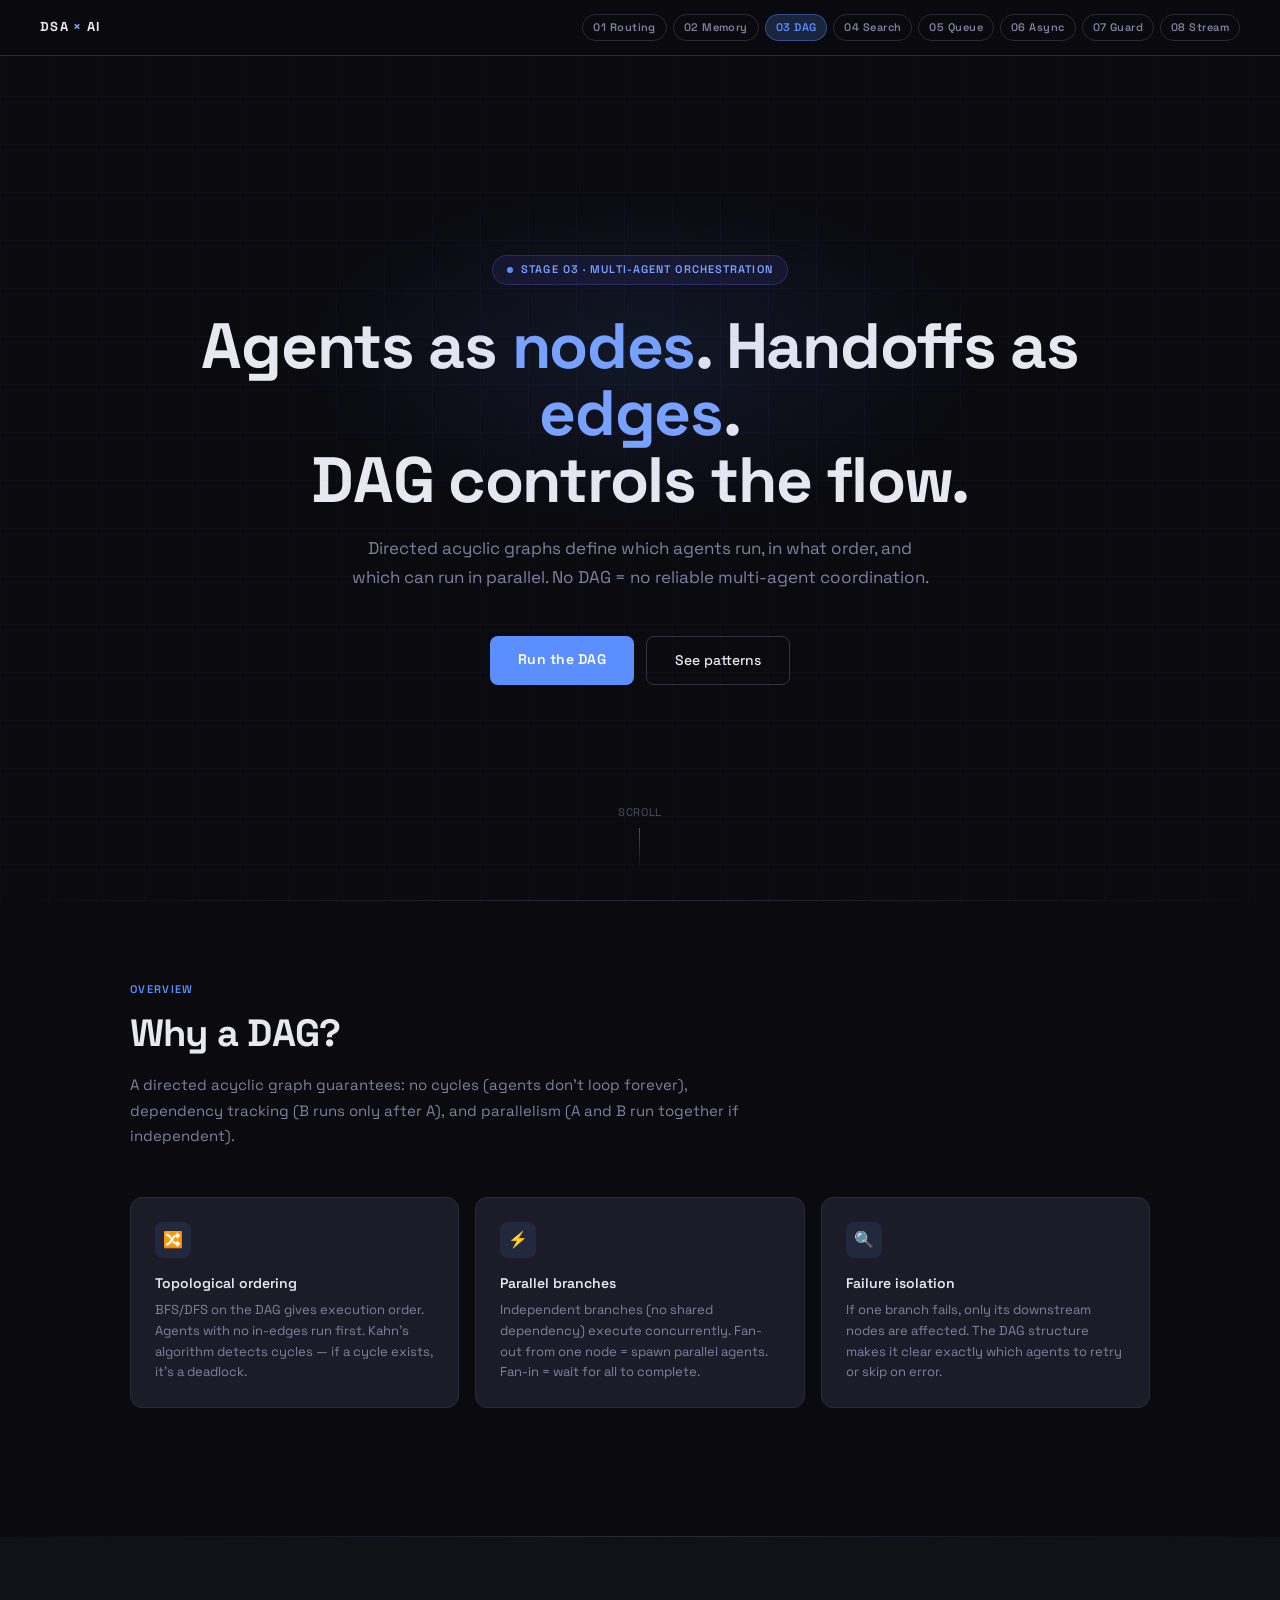
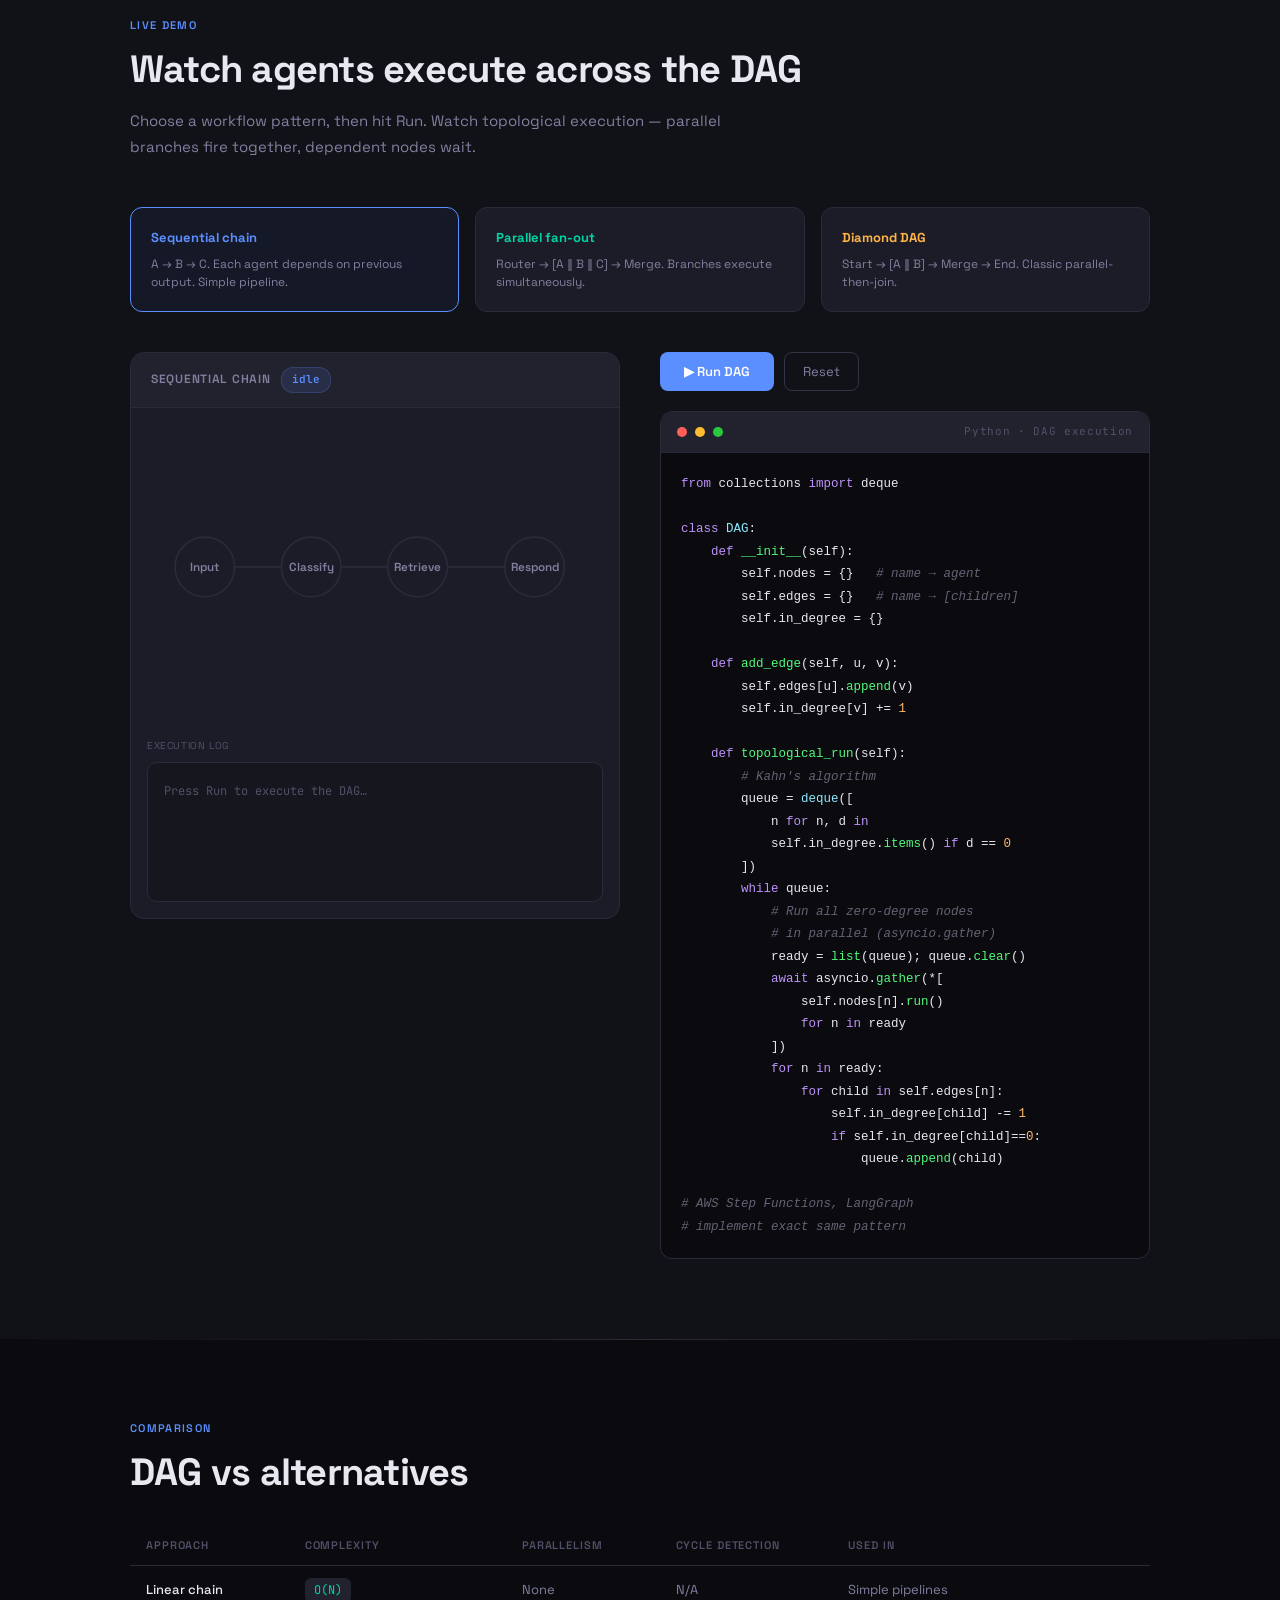
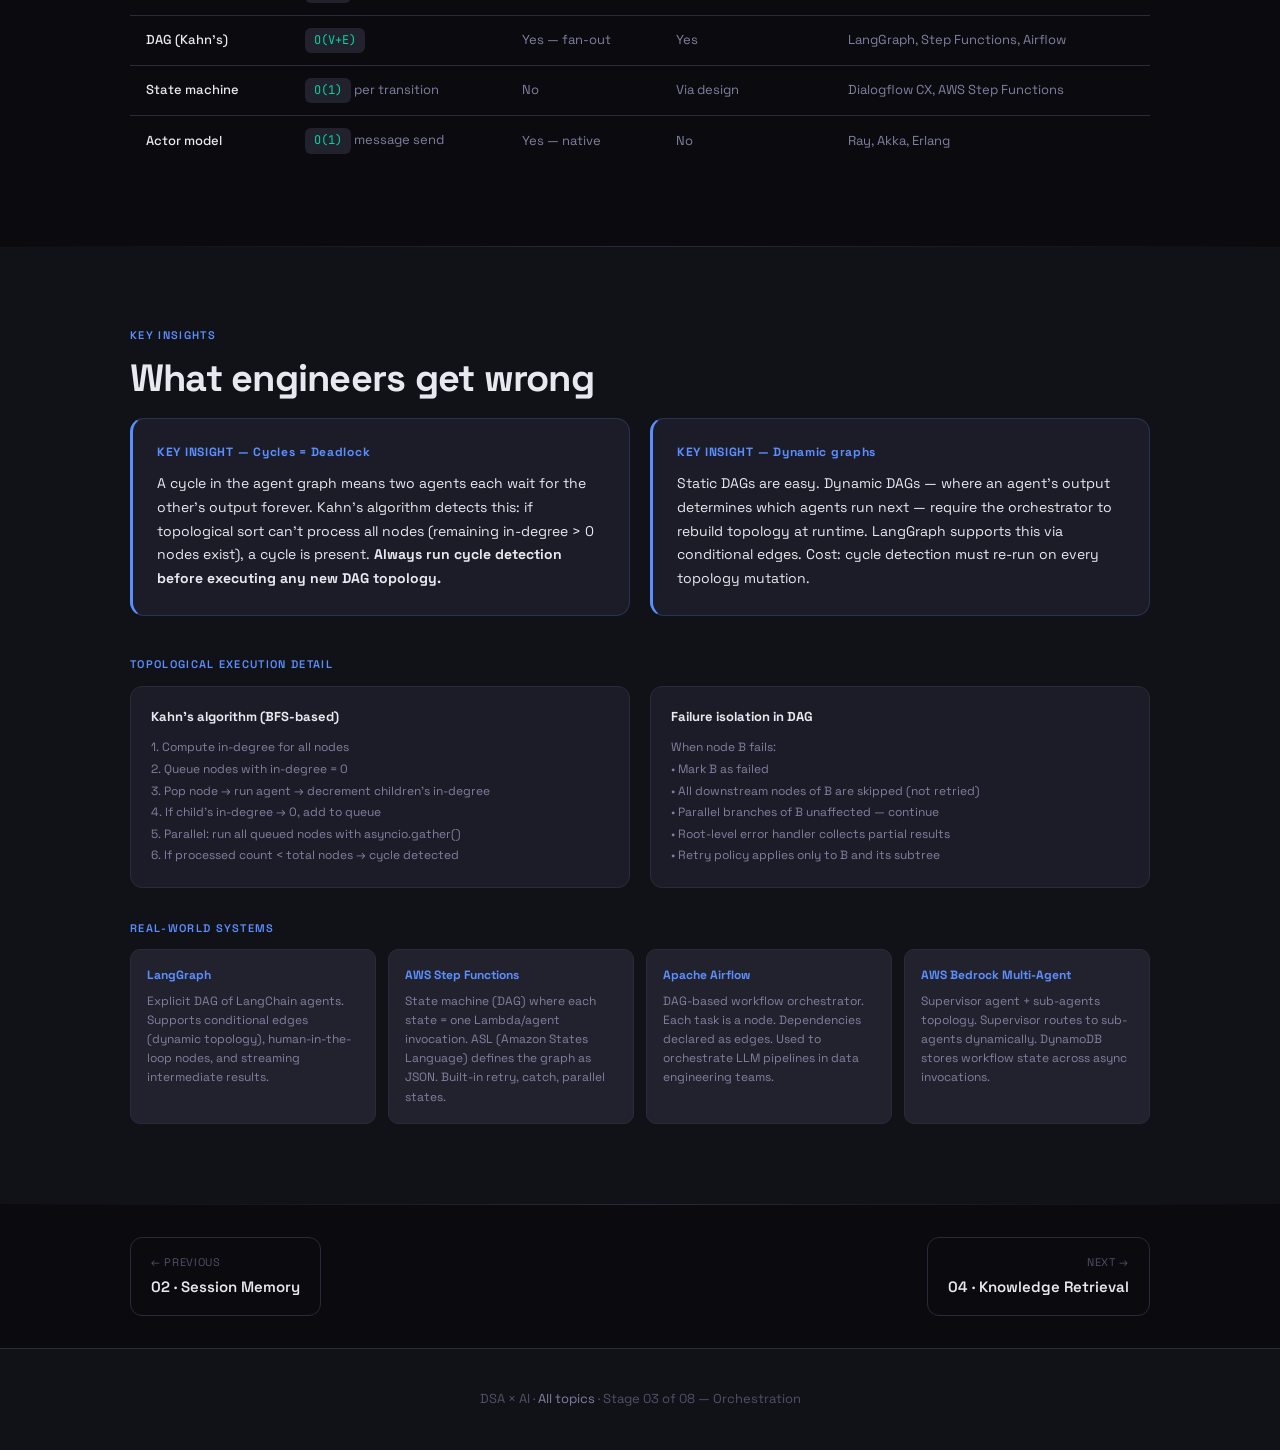
<file: orchestration/index.html>
<!DOCTYPE html>
<html lang="en">
<head>
<meta charset="UTF-8"/>
<meta name="viewport" content="width=device-width, initial-scale=1.0"/>
<title>03 · Orchestration DAG — DSA × AI</title>
<meta name="description" content="How AI orchestrators run multi-agent pipelines using Directed Acyclic Graphs and Kahn's topological sort for parallel execution."/>
<meta property="og:type" content="article"/>
<meta property="og:title" content="Orchestration DAG — Kahn's Algorithm · DSA × AI"/>
<meta property="og:description" content="How AI orchestrators run multi-agent pipelines using Directed Acyclic Graphs and Kahn's topological sort for parallel execution."/>
<meta property="og:image" content="https://pub-791252e542b34b9b85d72f368c5c362f.r2.dev/Screenshot%202026-06-13%20at%2011.57.16%E2%80%AFPM.png"/>
<meta name="twitter:card" content="summary_large_image"/>
<meta name="twitter:title" content="Orchestration DAG — Kahn's Algorithm · DSA × AI"/>
<meta name="twitter:description" content="How AI orchestrators run multi-agent pipelines using Directed Acyclic Graphs and Kahn's topological sort for parallel execution."/>
<meta name="twitter:image" content="https://pub-791252e542b34b9b85d72f368c5c362f.r2.dev/Screenshot%202026-06-13%20at%2011.57.16%E2%80%AFPM.png"/>
<link href="https://fonts.googleapis.com/css2?family=Space+Grotesk:wght@300;400;500;600;700&family=JetBrains+Mono:wght@300;400;500&display=swap" rel="stylesheet"/>
<link rel="stylesheet" href="../shared.css"/>
<style>
:root { --accent: #5B8FFF; --accent2: #7AA3FF; }
.nav-stage.active { background: rgba(91,143,255,.2) !important; color: #5B8FFF !important; border-color: rgba(91,143,255,.4) !important; }

.dag-canvas-wrap { background: var(--surface); border: 1px solid var(--border); border-radius: 14px; overflow: hidden; }
.dag-svg-container { position: relative; }
svg#dag-svg { display: block; width: 100%; }

.dag-node { cursor: pointer; }
.dag-node circle { transition: fill .3s, stroke .3s, stroke-width .3s, filter .3s; }
.dag-node text { transition: fill .3s; pointer-events: none; }
.dag-node.idle circle { fill: #1C1C28; stroke: #2A2A3A; stroke-width: 1.5; }
.dag-node.idle text { fill: #8080A0; }
.dag-node.running circle { fill: rgba(91,143,255,.15); stroke: #5B8FFF; stroke-width: 2.5; filter: drop-shadow(0 0 8px rgba(91,143,255,.4)); }
.dag-node.running text { fill: #7AA3FF; }
.dag-node.done circle { fill: rgba(91,219,133,.12); stroke: #5BDB85; stroke-width: 2; }
.dag-node.done text { fill: #5BDB85; }
.dag-node.blocked circle { fill: rgba(255,82,82,.08); stroke: #FF5252; stroke-width: 1.5; }
.dag-node.blocked text { fill: #FF5252; }
.dag-edge { transition: stroke .4s, stroke-width .4s, opacity .4s; }
.dag-edge.active { stroke: #5B8FFF !important; stroke-width: 2.5 !important; }
.dag-edge.done { stroke: #5BDB85 !important; stroke-width: 2 !important; }

.exec-log { background: var(--bg3); border: 1px solid var(--border); border-radius: 10px; padding: 16px; font-family: var(--mono); font-size: 12px; line-height: 2; min-height: 140px; overflow-y: auto; max-height: 200px; }
.log-entry { opacity: 0; transform: translateY(4px); transition: all .3s; }
.log-entry.show { opacity: 1; transform: none; }

.pattern-grid { display: grid; grid-template-columns: repeat(3,1fr); gap: 16px; margin-bottom: 40px; }
.pattern-card { background: var(--surface); border: 1px solid var(--border); border-radius: 12px; padding: 20px; cursor: pointer; transition: all .2s; }
.pattern-card:hover, .pattern-card.selected { border-color: #5B8FFF; background: rgba(91,143,255,.06); }
.pattern-title { font-size: 13px; font-weight: 700; margin-bottom: 6px; }
.pattern-desc { font-size: 12px; color: var(--muted); line-height: 1.5; }

.concept-grid { display: grid; grid-template-columns: repeat(3,1fr); gap: 16px; margin-bottom: 48px; }
.concept-card { background: var(--surface); border: 1px solid var(--border); border-radius: 12px; padding: 24px; }
.concept-icon { width: 36px; height: 36px; border-radius: 8px; display: flex; align-items: center; justify-content: center; margin-bottom: 14px; font-size: 16px; }
.concept-title { font-size: 14px; font-weight: 600; margin-bottom: 6px; }
.concept-body { font-size: 13px; color: var(--muted); line-height: 1.6; }

@media(max-width:900px){ .pattern-grid,.concept-grid{grid-template-columns:1fr 1fr} }
@media(max-width:600px){ .pattern-grid,.concept-grid{grid-template-columns:1fr} }
</style>
</head>
<body>
<nav>
  <a href="../index.html" class="nav-logo">DSA <span>×</span> AI</a>
  <div class="nav-stages">
    <a href="../intent-routing/" class="nav-stage">01 Routing</a>
    <a href="../session-memory/" class="nav-stage">02 Memory</a>
    <a href="../orchestration/" class="nav-stage active">03 DAG</a>
    <a href="../retrieval/" class="nav-stage">04 Search</a>
    <a href="../scheduling/" class="nav-stage">05 Queue</a>
    <a href="../async-tracking/" class="nav-stage">06 Async</a>
    <a href="../guardrails/" class="nav-stage">07 Guard</a>
    <a href="../streaming/" class="nav-stage">08 Stream</a>
  </div>
</nav>

<div class="hero">
  <div class="hero-grid"></div>
  <div class="hero-glow" style="background:radial-gradient(ellipse,rgba(91,143,255,.1) 0%,transparent 70%)"></div>
  <div class="eyebrow"><span class="eyebrow-dot" style="background:#5B8FFF"></span>Stage 03 · Multi-Agent Orchestration</div>
  <h1>Agents as <em style="color:#7AA3FF">nodes</em>. Handoffs as <em style="color:#7AA3FF">edges</em>.<br/>DAG controls the flow.</h1>
  <p class="hero-sub">Directed acyclic graphs define which agents run, in what order, and which can run in parallel. No DAG = no reliable multi-agent coordination.</p>
  <div style="display:flex;gap:12px;flex-wrap:wrap;justify-content:center">
    <a href="#demo" class="btn-primary" style="background:#5B8FFF">Run the DAG</a>
    <a href="#patterns" class="btn-secondary">See patterns</a>
  </div>
  <div class="scroll-hint"><span>SCROLL</span><div class="scroll-line"></div></div>
</div>

<div class="divider"></div>

<section>
  <div class="section-label">Overview</div>
  <div class="section-title">Why a DAG?</div>
  <p class="section-sub">A directed acyclic graph guarantees: no cycles (agents don't loop forever), dependency tracking (B runs only after A), and parallelism (A and B run together if independent).</p>
  <div class="concept-grid">
    <div class="concept-card">
      <div class="concept-icon" style="background:rgba(91,143,255,.1)">🔀</div>
      <div class="concept-title">Topological ordering</div>
      <div class="concept-body">BFS/DFS on the DAG gives execution order. Agents with no in-edges run first. Kahn's algorithm detects cycles — if a cycle exists, it's a deadlock.</div>
    </div>
    <div class="concept-card">
      <div class="concept-icon" style="background:rgba(91,143,255,.1)">⚡</div>
      <div class="concept-title">Parallel branches</div>
      <div class="concept-body">Independent branches (no shared dependency) execute concurrently. Fan-out from one node = spawn parallel agents. Fan-in = wait for all to complete.</div>
    </div>
    <div class="concept-card">
      <div class="concept-icon" style="background:rgba(91,143,255,.1)">🔍</div>
      <div class="concept-title">Failure isolation</div>
      <div class="concept-body">If one branch fails, only its downstream nodes are affected. The DAG structure makes it clear exactly which agents to retry or skip on error.</div>
    </div>
  </div>
</section>

<div class="divider"></div>

<!-- LIVE DAG DEMO -->
<div class="full-bg" id="demo">
<div class="full-bg-wrap">
  <div class="section-label">Live demo</div>
  <div class="section-title">Watch agents execute across the DAG</div>
  <p class="section-sub">Choose a workflow pattern, then hit Run. Watch topological execution — parallel branches fire together, dependent nodes wait.</p>

  <div class="pattern-grid" id="pattern-grid">
    <div class="pattern-card selected" onclick="selectPattern('sequential',this)">
      <div class="pattern-title" style="color:#5B8FFF">Sequential chain</div>
      <div class="pattern-desc">A → B → C. Each agent depends on previous output. Simple pipeline.</div>
    </div>
    <div class="pattern-card" onclick="selectPattern('parallel',this)">
      <div class="pattern-title" style="color:#00D4A4">Parallel fan-out</div>
      <div class="pattern-desc">Router → [A ‖ B ‖ C] → Merge. Branches execute simultaneously.</div>
    </div>
    <div class="pattern-card" onclick="selectPattern('diamond',this)">
      <div class="pattern-title" style="color:#FFB347">Diamond DAG</div>
      <div class="pattern-desc">Start → [A ‖ B] → Merge → End. Classic parallel-then-join.</div>
    </div>
  </div>

  <div class="two-col">
    <div>
      <div class="dag-canvas-wrap">
        <div class="panel-header">
          <div class="panel-header-title" id="dag-pattern-label">Sequential chain</div>
          <span class="badge badge-blue" id="dag-status-badge">idle</span>
        </div>
        <svg id="dag-svg" viewBox="0 0 440 280" style="width:100%;display:block;padding:10px"></svg>
        <div style="padding:12px 16px 16px">
          <div style="font-size:10px;color:var(--dim);letter-spacing:.06em;text-transform:uppercase;margin-bottom:8px">Execution log</div>
          <div class="exec-log" id="exec-log"><span style="color:var(--dim)">Press Run to execute the DAG…</span></div>
        </div>
      </div>
    </div>
    <div>
      <div style="display:flex;gap:10px;margin-bottom:20px;flex-wrap:wrap">
        <button class="btn-run" style="background:#5B8FFF" id="dag-run-btn" onclick="runDAG()">▶ Run DAG</button>
        <button class="btn-reset" onclick="resetDAG()">Reset</button>
      </div>
      <div class="code-block">
        <div class="code-topbar"><div class="dot dot-red"></div><div class="dot dot-yellow"></div><div class="dot dot-green"></div><div class="code-lang">Python · DAG execution</div></div>
        <div class="code-body"><pre><span class="hl-kw">from</span> collections <span class="hl-kw">import</span> deque

<span class="hl-kw">class</span> <span class="hl-cl">DAG</span>:
    <span class="hl-kw">def</span> <span class="hl-fn">__init__</span>(self):
        self.nodes = {}   <span class="hl-cm"># name → agent</span>
        self.edges = {}   <span class="hl-cm"># name → [children]</span>
        self.in_degree = {}

    <span class="hl-kw">def</span> <span class="hl-fn">add_edge</span>(self, u, v):
        self.edges[u].<span class="hl-fn">append</span>(v)
        self.in_degree[v] += <span class="hl-nb">1</span>

    <span class="hl-kw">def</span> <span class="hl-fn">topological_run</span>(self):
        <span class="hl-cm"># Kahn's algorithm</span>
        queue = <span class="hl-cl">deque</span>([
            n <span class="hl-kw">for</span> n, d <span class="hl-kw">in</span>
            self.in_degree.<span class="hl-fn">items</span>() <span class="hl-kw">if</span> d == <span class="hl-nb">0</span>
        ])
        <span class="hl-kw">while</span> queue:
            <span class="hl-cm"># Run all zero-degree nodes</span>
            <span class="hl-cm"># in parallel (asyncio.gather)</span>
            ready = <span class="hl-fn">list</span>(queue); queue.<span class="hl-fn">clear</span>()
            <span class="hl-kw">await</span> asyncio.<span class="hl-fn">gather</span>(*[
                self.nodes[n].<span class="hl-fn">run</span>()
                <span class="hl-kw">for</span> n <span class="hl-kw">in</span> ready
            ])
            <span class="hl-kw">for</span> n <span class="hl-kw">in</span> ready:
                <span class="hl-kw">for</span> child <span class="hl-kw">in</span> self.edges[n]:
                    self.in_degree[child] -= <span class="hl-nb">1</span>
                    <span class="hl-kw">if</span> self.in_degree[child]==<span class="hl-nb">0</span>:
                        queue.<span class="hl-fn">append</span>(child)

<span class="hl-cm"># AWS Step Functions, LangGraph</span>
<span class="hl-cm"># implement exact same pattern</span></pre></div>
      </div>
    </div>
  </div>
</div>
</div>

<div class="divider"></div>

<section id="patterns">
  <div class="section-label">Comparison</div>
  <div class="section-title">DAG vs alternatives</div>
  <table class="cplx-table">
    <thead><tr><th>Approach</th><th>Complexity</th><th>Parallelism</th><th>Cycle detection</th><th>Used in</th></tr></thead>
    <tbody>
      <tr><td>Linear chain</td><td><span class="mono-badge">O(N)</span></td><td>None</td><td>N/A</td><td>Simple pipelines</td></tr>
      <tr><td>DAG (Kahn's)</td><td><span class="mono-badge">O(V+E)</span></td><td>Yes — fan-out</td><td>Yes</td><td>LangGraph, Step Functions, Airflow</td></tr>
      <tr><td>State machine</td><td><span class="mono-badge">O(1)</span> per transition</td><td>No</td><td>Via design</td><td>Dialogflow CX, AWS Step Functions</td></tr>
      <tr><td>Actor model</td><td><span class="mono-badge">O(1)</span> message send</td><td>Yes — native</td><td>No</td><td>Ray, Akka, Erlang</td></tr>
    </tbody>
  </table>
</section>

<div class="divider"></div>

<div class="full-bg">
<div class="full-bg-wrap">
  <div class="section-label">Key insights</div>
  <div class="section-title">What engineers get wrong</div>
  <div style="display:grid;grid-template-columns:1fr 1fr;gap:20px;margin-bottom:40px">
    <div style="background:var(--surface);border:1px solid rgba(91,143,255,.2);border-radius:14px;padding:24px;border-left:3px solid #5B8FFF">
      <div style="font-size:12px;font-weight:700;color:#5B8FFF;margin-bottom:10px;letter-spacing:.06em">KEY INSIGHT — Cycles = Deadlock</div>
      <div style="font-size:14px;color:var(--text);line-height:1.7">A cycle in the agent graph means two agents each wait for the other's output forever. Kahn's algorithm detects this: if topological sort can't process all nodes (remaining in-degree > 0 nodes exist), a cycle is present. <strong>Always run cycle detection before executing any new DAG topology.</strong></div>
    </div>
    <div style="background:var(--surface);border:1px solid rgba(91,143,255,.2);border-radius:14px;padding:24px;border-left:3px solid #5B8FFF">
      <div style="font-size:12px;font-weight:700;color:#5B8FFF;margin-bottom:10px;letter-spacing:.06em">KEY INSIGHT — Dynamic graphs</div>
      <div style="font-size:14px;color:var(--text);line-height:1.7">Static DAGs are easy. Dynamic DAGs — where an agent's output determines which agents run next — require the orchestrator to rebuild topology at runtime. LangGraph supports this via conditional edges. Cost: cycle detection must re-run on every topology mutation.</div>
    </div>
  </div>

  <div class="section-label" style="margin-top:8px">Topological execution detail</div>
  <div style="display:grid;grid-template-columns:1fr 1fr;gap:20px;margin-bottom:32px">
    <div style="background:var(--surface);border:1px solid var(--border);border-radius:12px;padding:20px">
      <div style="font-size:13px;font-weight:700;color:var(--text);margin-bottom:10px">Kahn's algorithm (BFS-based)</div>
      <div style="font-size:12px;color:var(--muted);line-height:1.8">
        1. Compute in-degree for all nodes<br/>
        2. Queue nodes with in-degree = 0<br/>
        3. Pop node → run agent → decrement children's in-degree<br/>
        4. If child's in-degree → 0, add to queue<br/>
        5. Parallel: run all queued nodes with asyncio.gather()<br/>
        6. If processed count &lt; total nodes → cycle detected
      </div>
    </div>
    <div style="background:var(--surface);border:1px solid var(--border);border-radius:12px;padding:20px">
      <div style="font-size:13px;font-weight:700;color:var(--text);margin-bottom:10px">Failure isolation in DAG</div>
      <div style="font-size:12px;color:var(--muted);line-height:1.8">
        When node B fails:<br/>
        • Mark B as failed<br/>
        • All downstream nodes of B are skipped (not retried)<br/>
        • Parallel branches of B unaffected — continue<br/>
        • Root-level error handler collects partial results<br/>
        • Retry policy applies only to B and its subtree
      </div>
    </div>
  </div>

  <div class="section-label">Real-world systems</div>
  <div style="display:grid;grid-template-columns:repeat(4,1fr);gap:12px">
    <div style="background:var(--surface2);border:1px solid var(--border);border-radius:10px;padding:16px">
      <div style="font-size:12px;font-weight:700;color:#5B8FFF;margin-bottom:6px">LangGraph</div>
      <div style="font-size:12px;color:var(--muted)">Explicit DAG of LangChain agents. Supports conditional edges (dynamic topology), human-in-the-loop nodes, and streaming intermediate results.</div>
    </div>
    <div style="background:var(--surface2);border:1px solid var(--border);border-radius:10px;padding:16px">
      <div style="font-size:12px;font-weight:700;color:#5B8FFF;margin-bottom:6px">AWS Step Functions</div>
      <div style="font-size:12px;color:var(--muted)">State machine (DAG) where each state = one Lambda/agent invocation. ASL (Amazon States Language) defines the graph as JSON. Built-in retry, catch, parallel states.</div>
    </div>
    <div style="background:var(--surface2);border:1px solid var(--border);border-radius:10px;padding:16px">
      <div style="font-size:12px;font-weight:700;color:#5B8FFF;margin-bottom:6px">Apache Airflow</div>
      <div style="font-size:12px;color:var(--muted)">DAG-based workflow orchestrator. Each task is a node. Dependencies declared as edges. Used to orchestrate LLM pipelines in data engineering teams.</div>
    </div>
    <div style="background:var(--surface2);border:1px solid var(--border);border-radius:10px;padding:16px">
      <div style="font-size:12px;font-weight:700;color:#5B8FFF;margin-bottom:6px">AWS Bedrock Multi-Agent</div>
      <div style="font-size:12px;color:var(--muted)">Supervisor agent + sub-agents topology. Supervisor routes to sub-agents dynamically. DynamoDB stores workflow state across async invocations.</div>
    </div>
  </div>
</div>
</div>

<div class="divider"></div>
<div class="topic-nav">
  <a href="../session-memory/" class="topic-nav-link">
    <span class="topic-nav-label">← Previous</span>
    <span class="topic-nav-title">02 · Session Memory</span>
  </a>
  <a href="../retrieval/" class="topic-nav-link next">
    <span class="topic-nav-label">Next →</span>
    <span class="topic-nav-title">04 · Knowledge Retrieval</span>
  </a>
</div>
<footer>DSA × AI · <a href="../index.html">All topics</a> · Stage 03 of 08 — Orchestration</footer>

<script>
const PATTERNS = {
  sequential: {
    label: 'Sequential chain',
    nodes: [
      { id:'input', label:'Input', x:60, y:140 },
      { id:'classify', label:'Classify', x:160, y:140 },
      { id:'retrieve', label:'Retrieve', x:260, y:140 },
      { id:'respond', label:'Respond', x:370, y:140 },
    ],
    edges: [['input','classify'],['classify','retrieve'],['retrieve','respond']],
    steps: [['input'],['classify'],['retrieve'],['respond']]
  },
  parallel: {
    label: 'Parallel fan-out',
    nodes: [
      { id:'router', label:'Router', x:60, y:140 },
      { id:'billing', label:'Billing', x:180, y:60 },
      { id:'tech', label:'Tech', x:180, y:140 },
      { id:'refund', label:'Refund', x:180, y:220 },
      { id:'merge', label:'Merge', x:310, y:140 },
      { id:'reply', label:'Reply', x:400, y:140 },
    ],
    edges: [['router','billing'],['router','tech'],['router','refund'],['billing','merge'],['tech','merge'],['refund','merge'],['merge','reply']],
    steps: [['router'],['billing','tech','refund'],['merge'],['reply']]
  },
  diamond: {
    label: 'Diamond DAG',
    nodes: [
      { id:'start', label:'Start', x:60, y:140 },
      { id:'agentA', label:'Agent A', x:190, y:70 },
      { id:'agentB', label:'Agent B', x:190, y:210 },
      { id:'merge', label:'Merge', x:320, y:140 },
      { id:'end', label:'End', x:400, y:140 },
    ],
    edges: [['start','agentA'],['start','agentB'],['agentA','merge'],['agentB','merge'],['merge','end']],
    steps: [['start'],['agentA','agentB'],['merge'],['end']]
  }
};

let currentPattern = 'sequential';
let running = false;

function selectPattern(key, el) {
  document.querySelectorAll('.pattern-card').forEach(c => c.classList.remove('selected'));
  el.classList.add('selected');
  currentPattern = key;
  renderDAG(key);
  document.getElementById('dag-pattern-label').textContent = PATTERNS[key].label;
  clearLog();
}

function renderDAG(key, states = {}) {
  const p = PATTERNS[key];
  const svg = document.getElementById('dag-svg');
  svg.innerHTML = '';

  const ns = 'http://www.w3.org/2000/svg';

  // Defs — arrowhead
  const defs = document.createElementNS(ns,'defs');
  const marker = document.createElementNS(ns,'marker');
  marker.setAttribute('id','arr'); marker.setAttribute('viewBox','0 0 10 10');
  marker.setAttribute('refX','22'); marker.setAttribute('refY','5');
  marker.setAttribute('markerWidth','6'); marker.setAttribute('markerHeight','6');
  marker.setAttribute('orient','auto');
  const path = document.createElementNS(ns,'path');
  path.setAttribute('d','M2 2L8 5L2 8'); path.setAttribute('fill','none');
  path.setAttribute('stroke','#2A2A3A'); path.setAttribute('stroke-width','1.5');
  path.setAttribute('stroke-linecap','round');
  marker.appendChild(path); defs.appendChild(marker); svg.appendChild(defs);

  const nodeMap = {};
  p.nodes.forEach(n => nodeMap[n.id] = n);

  // Edges
  p.edges.forEach(([from, to]) => {
    const fn = nodeMap[from]; const tn = nodeMap[to];
    const line = document.createElementNS(ns,'line');
    line.setAttribute('x1', fn.x); line.setAttribute('y1', fn.y);
    line.setAttribute('x2', tn.x); line.setAttribute('y2', tn.y);
    const st = states[from] === 'done' ? '#5BDB85' : '#2A2A3A';
    const sw = states[from] === 'done' ? '2' : '1.5';
    line.setAttribute('stroke', st); line.setAttribute('stroke-width', sw);
    line.setAttribute('marker-end','url(#arr)');
    line.setAttribute('id','edge-'+from+'-'+to);
    line.classList.add('dag-edge');
    svg.appendChild(line);
  });

  // Nodes
  p.nodes.forEach(n => {
    const g = document.createElementNS(ns,'g');
    g.setAttribute('id','node-'+n.id);
    g.classList.add('dag-node', states[n.id] || 'idle');
    g.onclick = () => {};

    const c = document.createElementNS(ns,'circle');
    c.setAttribute('cx', n.x); c.setAttribute('cy', n.y); c.setAttribute('r', '28');
    g.appendChild(c);

    const t = document.createElementNS(ns,'text');
    t.setAttribute('x', n.x); t.setAttribute('y', n.y);
    t.setAttribute('text-anchor','middle'); t.setAttribute('dominant-baseline','central');
    t.setAttribute('font-size','11'); t.setAttribute('font-family',"'Space Grotesk',sans-serif");
    t.setAttribute('font-weight','600');
    t.textContent = n.label;
    g.appendChild(t);

    svg.appendChild(g);
  });
}

function setNodeState(nodeId, state) {
  const g = document.getElementById('node-'+nodeId);
  if (!g) return;
  g.classList.remove('idle','running','done','blocked');
  g.classList.add(state);
}

function addLog(msg, color='#8080A0') {
  const log = document.getElementById('exec-log');
  if (log.children[0]?.style?.color === 'var(--dim)') log.innerHTML = '';
  const div = document.createElement('div');
  div.className = 'log-entry';
  div.innerHTML = `<span style="color:var(--dim)">[${new Date().toLocaleTimeString('en',{hour12:false,hour:'2-digit',minute:'2-digit',second:'2-digit'})}]</span> <span style="color:${color}">${msg}</span>`;
  log.appendChild(div);
  log.scrollTop = log.scrollHeight;
  requestAnimationFrame(() => div.classList.add('show'));
}

function clearLog() {
  document.getElementById('exec-log').innerHTML = '<span style="color:var(--dim)">Press Run to execute the DAG…</span>';
}

function delay(ms) { return new Promise(r => setTimeout(r, ms)); }

async function runDAG() {
  if (running) return;
  running = true;
  const btn = document.getElementById('dag-run-btn');
  btn.disabled = true;
  clearLog();
  renderDAG(currentPattern);
  const badge = document.getElementById('dag-status-badge');
  badge.textContent = 'running'; badge.style.background = 'rgba(91,143,255,.15)'; badge.style.color = '#5B8FFF';

  const p = PATTERNS[currentPattern];
  const states = {};
  p.nodes.forEach(n => states[n.id] = 'idle');

  for (const step of p.steps) {
    // Set all in step to running
    step.forEach(id => {
      states[id] = 'running';
      setNodeState(id, 'running');
    });
    const label = step.length > 1 ? step.join(' ‖ ') + ' (parallel)' : step[0];
    addLog(`▶ Running: ${label}`, '#5B8FFF');
    await delay(step.length > 1 ? 1400 : 900);

    step.forEach(id => {
      states[id] = 'done';
      setNodeState(id, 'done');
      // Update outgoing edges
      p.edges.filter(([f]) => f === id).forEach(([f,t]) => {
        const edge = document.getElementById('edge-'+f+'-'+t);
        if (edge) { edge.setAttribute('stroke','#5BDB85'); edge.setAttribute('stroke-width','2'); }
      });
    });
    addLog(`✓ Done: ${step.join(', ')}`, '#5BDB85');
    await delay(300);
  }

  badge.textContent = 'complete ✓'; badge.style.background = 'rgba(91,219,133,.15)'; badge.style.color = '#5BDB85';
  addLog('DAG execution complete.', '#5BDB85');
  running = false; btn.disabled = false;
}

function resetDAG() {
  if (running) return;
  renderDAG(currentPattern);
  clearLog();
  const badge = document.getElementById('dag-status-badge');
  badge.textContent = 'idle'; badge.style.background = 'var(--surface2)'; badge.style.color = 'var(--dim)';
}

renderDAG('sequential');
</script>
</body>
</html>
</file>
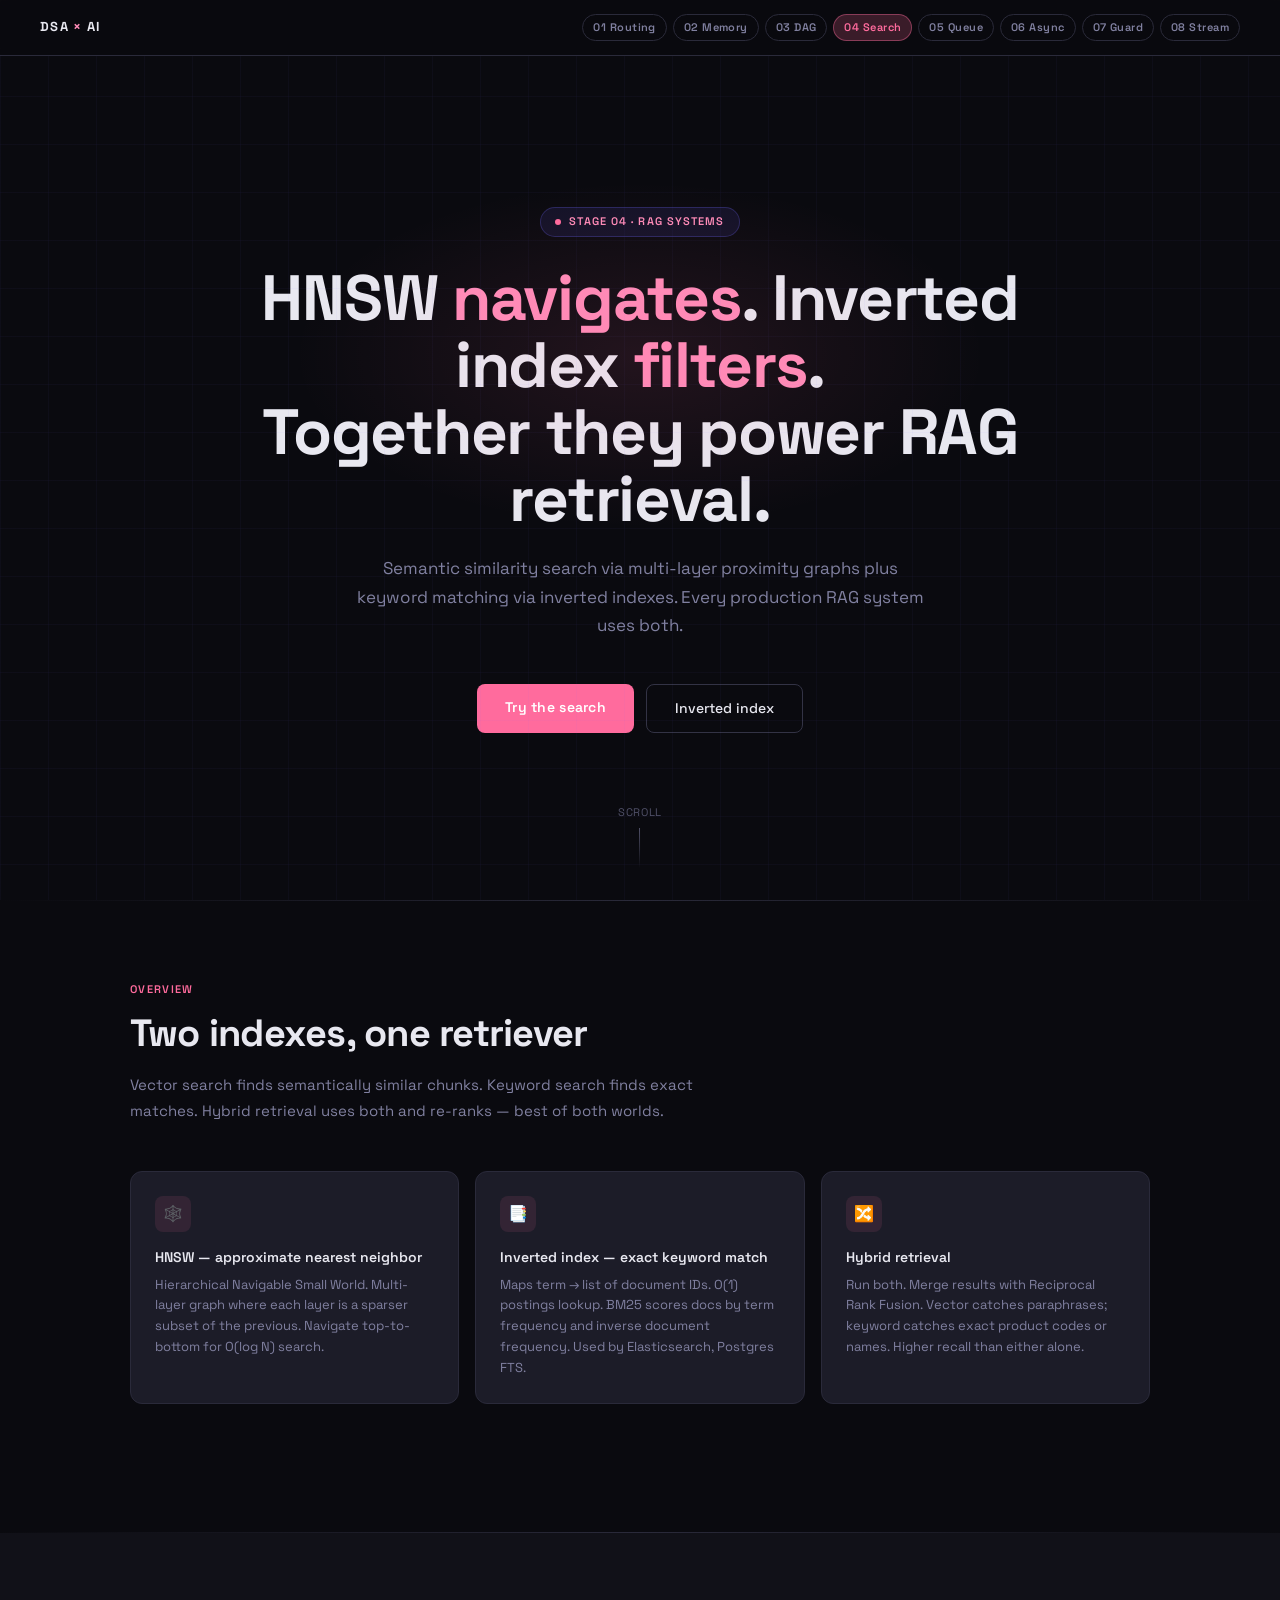
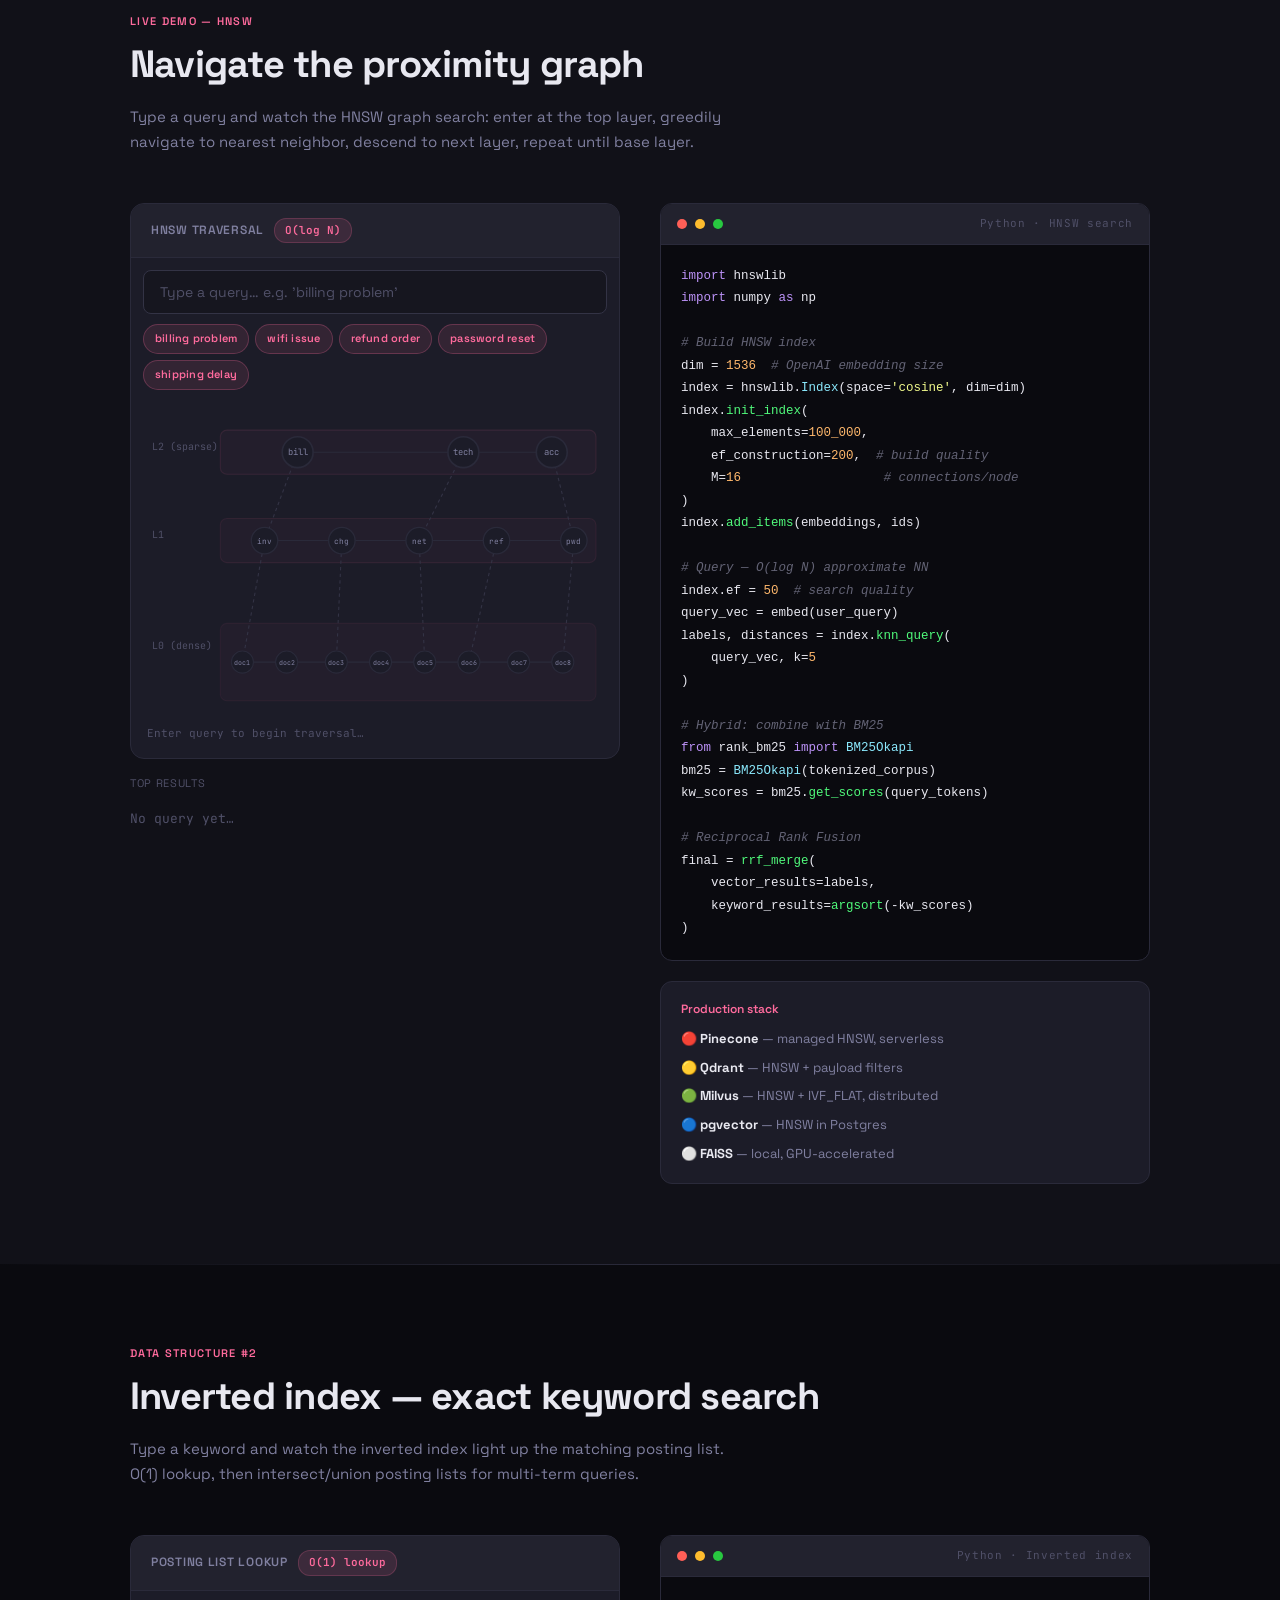
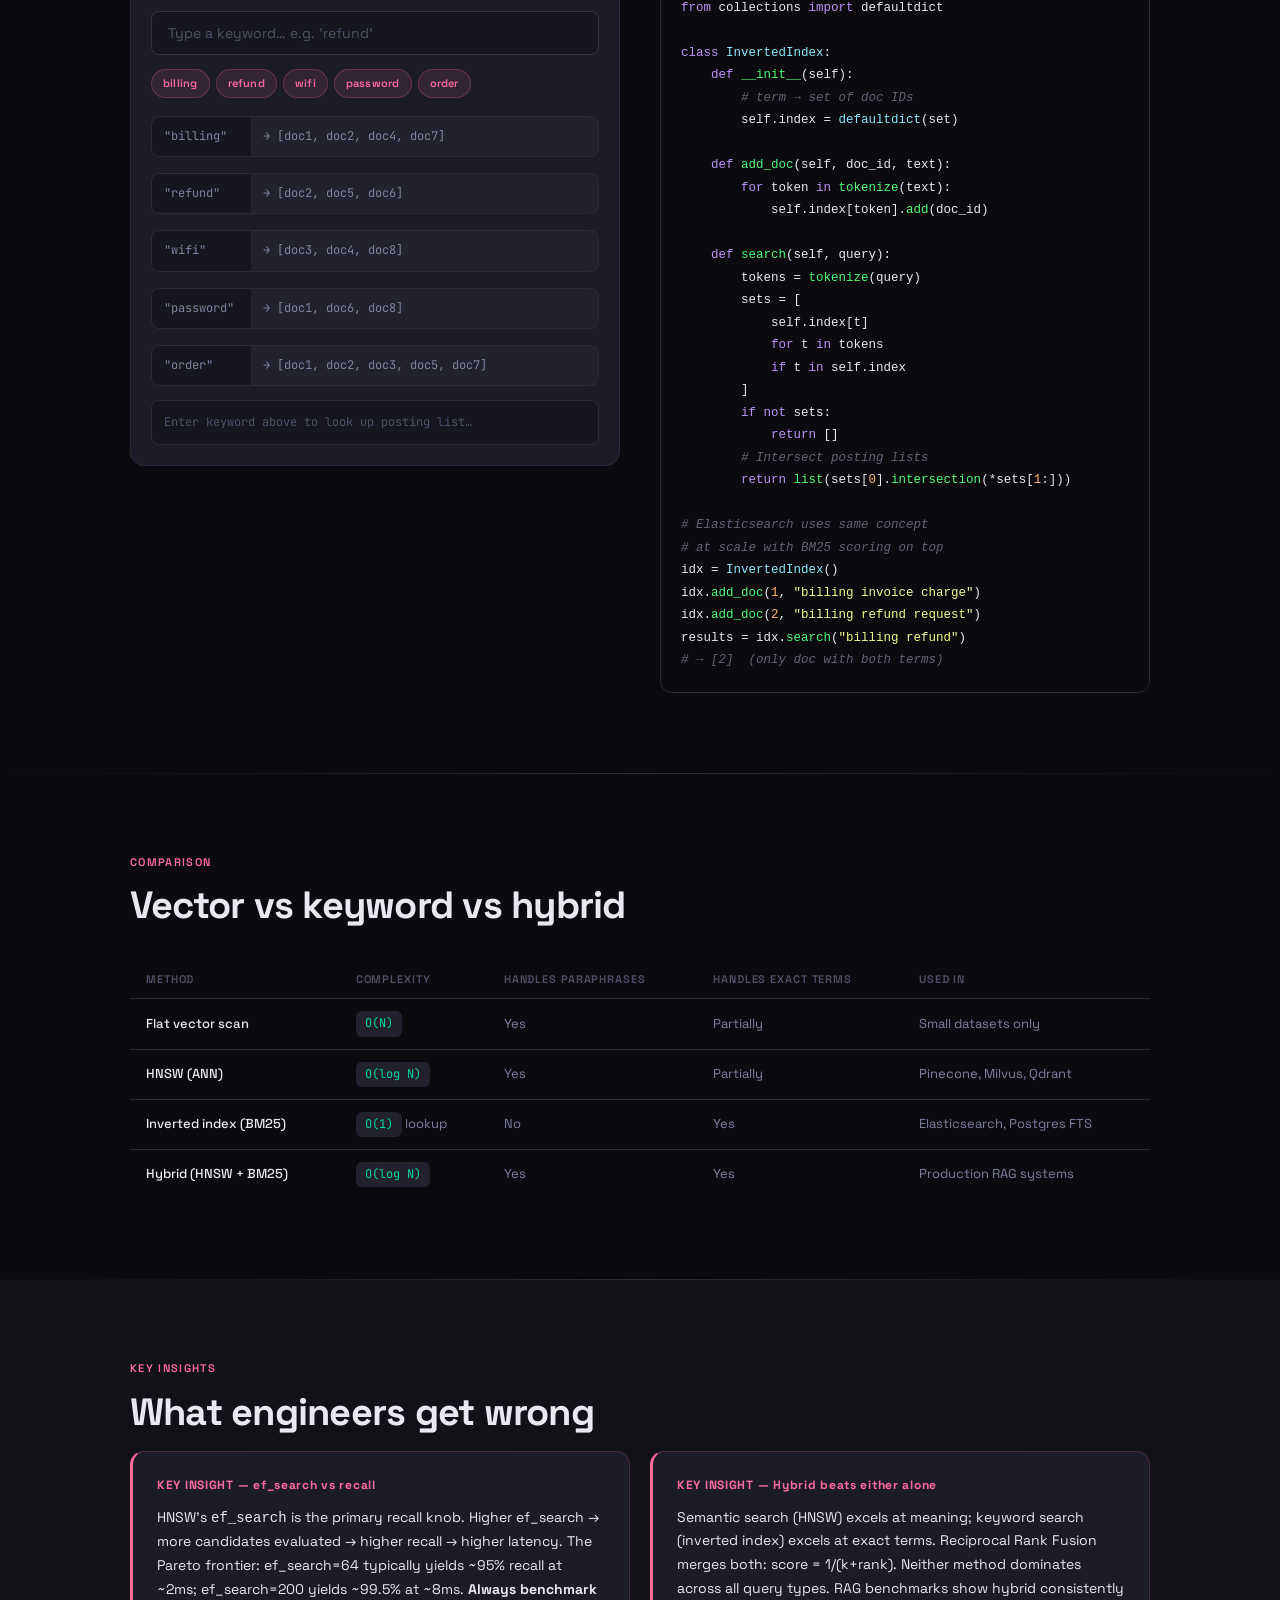
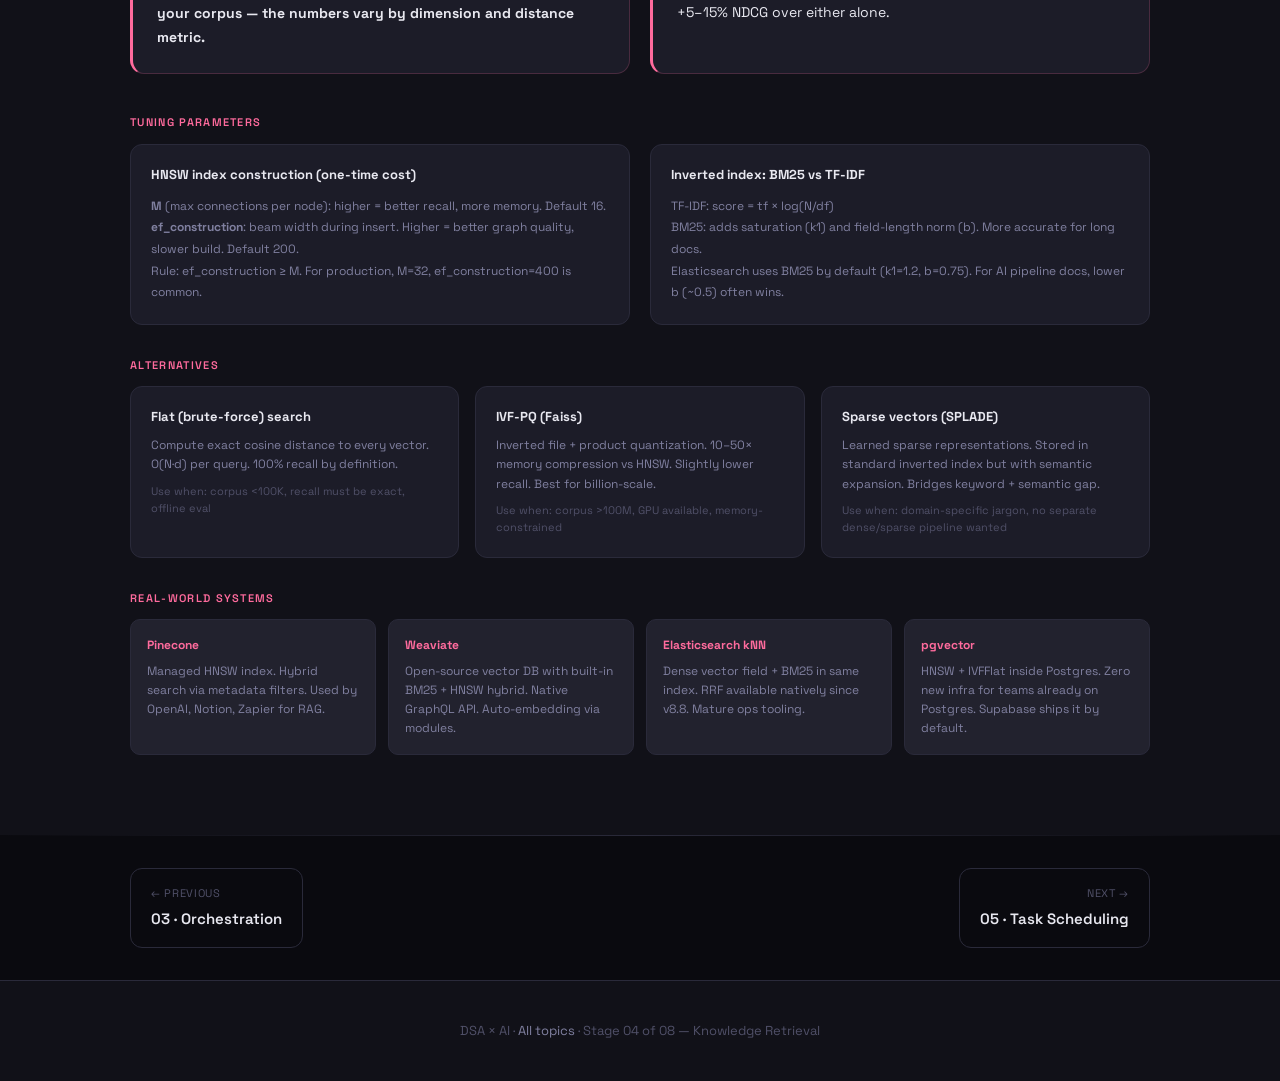
<file: retrieval/index.html>
<!DOCTYPE html>
<html lang="en">
<head>
<meta charset="UTF-8"/>
<meta name="viewport" content="width=device-width, initial-scale=1.0"/>
<title>04 · Knowledge Retrieval — DSA × AI</title>
<meta name="description" content="How RAG systems find relevant documents using HNSW graphs for O(log N) ANN search and Inverted Index for keyword retrieval."/>
<meta property="og:type" content="article"/>
<meta property="og:title" content="Knowledge Retrieval — HNSW + Inverted Index · DSA × AI"/>
<meta property="og:description" content="How RAG systems find relevant documents using HNSW graphs for O(log N) ANN search and Inverted Index for keyword retrieval."/>
<meta property="og:image" content="https://pub-791252e542b34b9b85d72f368c5c362f.r2.dev/Screenshot%202026-06-13%20at%2011.57.16%E2%80%AFPM.png"/>
<meta name="twitter:card" content="summary_large_image"/>
<meta name="twitter:title" content="Knowledge Retrieval — HNSW + Inverted Index · DSA × AI"/>
<meta name="twitter:description" content="How RAG systems find relevant documents using HNSW graphs for O(log N) ANN search and Inverted Index for keyword retrieval."/>
<meta name="twitter:image" content="https://pub-791252e542b34b9b85d72f368c5c362f.r2.dev/Screenshot%202026-06-13%20at%2011.57.16%E2%80%AFPM.png"/>
<link href="https://fonts.googleapis.com/css2?family=Space+Grotesk:wght@300;400;500;600;700&family=JetBrains+Mono:wght@300;400;500&display=swap" rel="stylesheet"/>
<link rel="stylesheet" href="../shared.css"/>
<style>
:root{--accent:#FF6B9D;--accent2:#FF8CB8;}
.nav-stage.active{background:rgba(255,107,157,.2)!important;color:#FF6B9D!important;border-color:rgba(255,107,157,.4)!important;}
.concept-grid{display:grid;grid-template-columns:repeat(3,1fr);gap:16px;margin-bottom:48px;}
.concept-card{background:var(--surface);border:1px solid var(--border);border-radius:12px;padding:24px;}
.concept-icon{width:36px;height:36px;border-radius:8px;display:flex;align-items:center;justify-content:center;margin-bottom:14px;font-size:16px;}
.concept-title{font-size:14px;font-weight:600;margin-bottom:6px;}
.concept-body{font-size:13px;color:var(--muted);line-height:1.6;}
.hnsw-wrap{background:var(--surface);border:1px solid var(--border);border-radius:14px;overflow:hidden;}
.query-result-list{display:flex;flex-direction:column;gap:8px;margin-top:16px;}
.result-item{background:var(--bg3);border:1px solid var(--border);border-radius:10px;padding:12px 16px;display:flex;align-items:center;gap:12px;transition:all .3s;}
.result-item.highlight{border-color:var(--accent);background:rgba(255,107,157,.06);}
.result-score{font-family:var(--mono);font-size:13px;font-weight:700;color:var(--accent);min-width:48px;}
.result-text{font-size:13px;color:var(--text);}
.result-badge{margin-left:auto;font-size:10px;font-weight:600;padding:3px 8px;border-radius:6px;}
.inv-table{display:flex;flex-direction:column;gap:6px;}
.inv-row{display:grid;grid-template-columns:100px 1fr;gap:0;border-radius:8px;overflow:hidden;}
.inv-term{background:var(--bg3);padding:10px 12px;font-family:var(--mono);font-size:12px;color:var(--muted);border:1px solid var(--border);border-right:none;border-radius:8px 0 0 8px;}
.inv-docs{padding:10px 12px;font-family:var(--mono);font-size:12px;border:1px solid var(--border);border-left:none;border-radius:0 8px 8px 0;background:var(--surface2);color:var(--muted);transition:all .3s;}
.inv-row.lit .inv-term{border-color:var(--accent);background:rgba(255,107,157,.08);}
.inv-row.lit .inv-docs{color:var(--accent);background:rgba(255,107,157,.06);border-color:var(--accent);}
@media(max-width:900px){.concept-grid{grid-template-columns:1fr 1fr;}}
@media(max-width:600px){.concept-grid{grid-template-columns:1fr;}}
</style>
</head>
<body>
<nav>
  <a href="../index.html" class="nav-logo">DSA <span>×</span> AI</a>
  <div class="nav-stages">
    <a href="../intent-routing/" class="nav-stage">01 Routing</a>
    <a href="../session-memory/" class="nav-stage">02 Memory</a>
    <a href="../orchestration/" class="nav-stage">03 DAG</a>
    <a href="../retrieval/" class="nav-stage active">04 Search</a>
    <a href="../scheduling/" class="nav-stage">05 Queue</a>
    <a href="../async-tracking/" class="nav-stage">06 Async</a>
    <a href="../guardrails/" class="nav-stage">07 Guard</a>
    <a href="../streaming/" class="nav-stage">08 Stream</a>
  </div>
</nav>

<div class="hero">
  <div class="hero-grid"></div>
  <div class="hero-glow" style="background:radial-gradient(ellipse,rgba(255,107,157,.1) 0%,transparent 70%)"></div>
  <div class="eyebrow"><span class="eyebrow-dot" style="background:#FF6B9D"></span>Stage 04 · RAG Systems</div>
  <h1>HNSW <em style="color:#FF8CB8">navigates</em>. Inverted index <em style="color:#FF8CB8">filters</em>.<br/>Together they power RAG retrieval.</h1>
  <p class="hero-sub">Semantic similarity search via multi-layer proximity graphs plus keyword matching via inverted indexes. Every production RAG system uses both.</p>
  <div style="display:flex;gap:12px;flex-wrap:wrap;justify-content:center">
    <a href="#demo" class="btn-primary" style="background:#FF6B9D">Try the search</a>
    <a href="#inverted" class="btn-secondary">Inverted index</a>
  </div>
  <div class="scroll-hint"><span>SCROLL</span><div class="scroll-line"></div></div>
</div>

<div class="divider"></div>

<section>
  <div class="section-label">Overview</div>
  <div class="section-title">Two indexes, one retriever</div>
  <p class="section-sub">Vector search finds semantically similar chunks. Keyword search finds exact matches. Hybrid retrieval uses both and re-ranks — best of both worlds.</p>
  <div class="concept-grid">
    <div class="concept-card">
      <div class="concept-icon" style="background:rgba(255,107,157,.1)">🕸️</div>
      <div class="concept-title">HNSW — approximate nearest neighbor</div>
      <div class="concept-body">Hierarchical Navigable Small World. Multi-layer graph where each layer is a sparser subset of the previous. Navigate top-to-bottom for O(log N) search.</div>
    </div>
    <div class="concept-card">
      <div class="concept-icon" style="background:rgba(255,107,157,.1)">📑</div>
      <div class="concept-title">Inverted index — exact keyword match</div>
      <div class="concept-body">Maps term → list of document IDs. O(1) postings lookup. BM25 scores docs by term frequency and inverse document frequency. Used by Elasticsearch, Postgres FTS.</div>
    </div>
    <div class="concept-card">
      <div class="concept-icon" style="background:rgba(255,107,157,.1)">🔀</div>
      <div class="concept-title">Hybrid retrieval</div>
      <div class="concept-body">Run both. Merge results with Reciprocal Rank Fusion. Vector catches paraphrases; keyword catches exact product codes or names. Higher recall than either alone.</div>
    </div>
  </div>
</section>

<div class="divider"></div>

<!-- HNSW DEMO -->
<div class="full-bg" id="demo">
<div class="full-bg-wrap">
  <div class="section-label">Live demo — HNSW</div>
  <div class="section-title">Navigate the proximity graph</div>
  <p class="section-sub">Type a query and watch the HNSW graph search: enter at the top layer, greedily navigate to nearest neighbor, descend to next layer, repeat until base layer.</p>
  <div class="two-col">
    <div>
      <div class="hnsw-wrap">
        <div class="panel-header">
          <div class="panel-header-title">HNSW traversal</div>
          <span class="badge badge-pink" style="color:#FF6B9D;background:rgba(255,107,157,.12);border-color:rgba(255,107,157,.2)">O(log N)</span>
        </div>
        <div style="padding:12px">
          <div style="margin-bottom:10px">
            <input class="query-input" id="hnsw-input" placeholder="Type a query… e.g. 'billing problem'" oninput="searchHNSW(this.value)"/>
          </div>
          <div class="chips">
            <span class="chip chip-pink" onclick="setQuery('billing problem')">billing problem</span>
            <span class="chip chip-pink" onclick="setQuery('wifi not connecting')">wifi issue</span>
            <span class="chip chip-pink" onclick="setQuery('refund my order')">refund order</span>
            <span class="chip chip-pink" onclick="setQuery('password reset')">password reset</span>
            <span class="chip chip-pink" onclick="setQuery('shipping delay')">shipping delay</span>
          </div>
          <svg id="hnsw-svg" viewBox="0 0 420 280" width="100%" style="display:block;margin-bottom:8px">
            <!-- Layer labels -->
            <text x="8" y="38" font-size="9" fill="#505068" font-family="'JetBrains Mono',monospace">L2 (sparse)</text>
            <text x="8" y="118" font-size="9" fill="#505068" font-family="'JetBrains Mono',monospace">L1</text>
            <text x="8" y="218" font-size="9" fill="#505068" font-family="'JetBrains Mono',monospace">L0 (dense)</text>
            <!-- Layer bands -->
            <rect x="70" y="20" width="340" height="40" rx="6" fill="rgba(255,107,157,.03)" stroke="rgba(255,107,157,.1)" stroke-width="1"/>
            <rect x="70" y="100" width="340" height="40" rx="6" fill="rgba(255,107,157,.03)" stroke="rgba(255,107,157,.08)" stroke-width="1"/>
            <rect x="70" y="195" width="340" height="70" rx="6" fill="rgba(255,107,157,.03)" stroke="rgba(255,107,157,.06)" stroke-width="1"/>
            <!-- L2 edges -->
            <line x1="140" y1="40" x2="290" y2="40" stroke="#2A2A3A" stroke-width="1" id="hl2-1"/>
            <line x1="290" y1="40" x2="370" y2="40" stroke="#2A2A3A" stroke-width="1" id="hl2-2"/>
            <!-- L1 edges -->
            <line x1="110" y1="120" x2="180" y2="120" stroke="#2A2A3A" stroke-width="1" id="hl1-1"/>
            <line x1="180" y1="120" x2="250" y2="120" stroke="#2A2A3A" stroke-width="1" id="hl1-2"/>
            <line x1="250" y1="120" x2="320" y2="120" stroke="#2A2A3A" stroke-width="1" id="hl1-3"/>
            <line x1="320" y1="120" x2="390" y2="120" stroke="#2A2A3A" stroke-width="1" id="hl1-4"/>
            <!-- L0 edges -->
            <line x1="90" y1="230" x2="130" y2="230" stroke="#2A2A3A" stroke-width="1"/>
            <line x1="130" y1="230" x2="175" y2="230" stroke="#2A2A3A" stroke-width="1"/>
            <line x1="175" y1="230" x2="215" y2="230" stroke="#2A2A3A" stroke-width="1"/>
            <line x1="215" y1="230" x2="255" y2="230" stroke="#2A2A3A" stroke-width="1"/>
            <line x1="255" y1="230" x2="295" y2="230" stroke="#2A2A3A" stroke-width="1"/>
            <line x1="295" y1="230" x2="340" y2="230" stroke="#2A2A3A" stroke-width="1"/>
            <line x1="340" y1="230" x2="380" y2="230" stroke="#2A2A3A" stroke-width="1"/>
            <!-- Cross-layer edges -->
            <line x1="140" y1="40" x2="110" y2="120" stroke="#333345" stroke-width="1" stroke-dasharray="3,3"/>
            <line x1="290" y1="40" x2="250" y2="120" stroke="#333345" stroke-width="1" stroke-dasharray="3,3"/>
            <line x1="370" y1="40" x2="390" y2="120" stroke="#333345" stroke-width="1" stroke-dasharray="3,3"/>
            <line x1="110" y1="120" x2="90" y2="230" stroke="#333345" stroke-width="1" stroke-dasharray="3,3"/>
            <line x1="180" y1="120" x2="175" y2="230" stroke="#333345" stroke-width="1" stroke-dasharray="3,3"/>
            <line x1="250" y1="120" x2="255" y2="230" stroke="#333345" stroke-width="1" stroke-dasharray="3,3"/>
            <line x1="320" y1="120" x2="295" y2="230" stroke="#333345" stroke-width="1" stroke-dasharray="3,3"/>
            <line x1="390" y1="120" x2="380" y2="230" stroke="#333345" stroke-width="1" stroke-dasharray="3,3"/>
            <!-- L2 nodes -->
            <g id="hn-l2a"><circle cx="140" cy="40" r="14" fill="#1C1C28" stroke="#2A2A3A" stroke-width="1.5" class="hnode"/><text x="140" y="40" text-anchor="middle" dominant-baseline="central" font-size="8" fill="#8080A0" font-family="'JetBrains Mono',monospace">bill</text></g>
            <g id="hn-l2b"><circle cx="290" cy="40" r="14" fill="#1C1C28" stroke="#2A2A3A" stroke-width="1.5" class="hnode"/><text x="290" y="40" text-anchor="middle" dominant-baseline="central" font-size="8" fill="#8080A0" font-family="'JetBrains Mono',monospace">tech</text></g>
            <g id="hn-l2c"><circle cx="370" cy="40" r="14" fill="#1C1C28" stroke="#2A2A3A" stroke-width="1.5" class="hnode"/><text x="370" y="40" text-anchor="middle" dominant-baseline="central" font-size="8" fill="#8080A0" font-family="'JetBrains Mono',monospace">acc</text></g>
            <!-- L1 nodes -->
            <g id="hn-l1a"><circle cx="110" cy="120" r="12" fill="#1C1C28" stroke="#2A2A3A" stroke-width="1.2" class="hnode"/><text x="110" y="120" text-anchor="middle" dominant-baseline="central" font-size="7" fill="#8080A0" font-family="'JetBrains Mono',monospace">inv</text></g>
            <g id="hn-l1b"><circle cx="180" cy="120" r="12" fill="#1C1C28" stroke="#2A2A3A" stroke-width="1.2" class="hnode"/><text x="180" y="120" text-anchor="middle" dominant-baseline="central" font-size="7" fill="#8080A0" font-family="'JetBrains Mono',monospace">chg</text></g>
            <g id="hn-l1c"><circle cx="250" cy="120" r="12" fill="#1C1C28" stroke="#2A2A3A" stroke-width="1.2" class="hnode"/><text x="250" y="120" text-anchor="middle" dominant-baseline="central" font-size="7" fill="#8080A0" font-family="'JetBrains Mono',monospace">net</text></g>
            <g id="hn-l1d"><circle cx="320" cy="120" r="12" fill="#1C1C28" stroke="#2A2A3A" stroke-width="1.2" class="hnode"/><text x="320" y="120" text-anchor="middle" dominant-baseline="central" font-size="7" fill="#8080A0" font-family="'JetBrains Mono',monospace">ref</text></g>
            <g id="hn-l1e"><circle cx="390" cy="120" r="12" fill="#1C1C28" stroke="#2A2A3A" stroke-width="1.2" class="hnode"/><text x="390" y="120" text-anchor="middle" dominant-baseline="central" font-size="7" fill="#8080A0" font-family="'JetBrains Mono',monospace">pwd</text></g>
            <!-- L0 nodes -->
            <g id="hn-d1"><circle cx="90" cy="230" r="10" fill="#1C1C28" stroke="#2A2A3A" stroke-width="1" class="hnode"/><text x="90" y="230" text-anchor="middle" dominant-baseline="central" font-size="6" fill="#8080A0" font-family="'JetBrains Mono',monospace">doc1</text></g>
            <g id="hn-d2"><circle cx="130" cy="230" r="10" fill="#1C1C28" stroke="#2A2A3A" stroke-width="1" class="hnode"/><text x="130" y="230" text-anchor="middle" dominant-baseline="central" font-size="6" fill="#8080A0" font-family="'JetBrains Mono',monospace">doc2</text></g>
            <g id="hn-d3"><circle cx="175" cy="230" r="10" fill="#1C1C28" stroke="#2A2A3A" stroke-width="1" class="hnode"/><text x="175" y="230" text-anchor="middle" dominant-baseline="central" font-size="6" fill="#8080A0" font-family="'JetBrains Mono',monospace">doc3</text></g>
            <g id="hn-d4"><circle cx="215" cy="230" r="10" fill="#1C1C28" stroke="#2A2A3A" stroke-width="1" class="hnode"/><text x="215" y="230" text-anchor="middle" dominant-baseline="central" font-size="6" fill="#8080A0" font-family="'JetBrains Mono',monospace">doc4</text></g>
            <g id="hn-d5"><circle cx="255" cy="230" r="10" fill="#1C1C28" stroke="#2A2A3A" stroke-width="1" class="hnode"/><text x="255" y="230" text-anchor="middle" dominant-baseline="central" font-size="6" fill="#8080A0" font-family="'JetBrains Mono',monospace">doc5</text></g>
            <g id="hn-d6"><circle cx="295" cy="230" r="10" fill="#1C1C28" stroke="#2A2A3A" stroke-width="1" class="hnode"/><text x="295" y="230" text-anchor="middle" dominant-baseline="central" font-size="6" fill="#8080A0" font-family="'JetBrains Mono',monospace">doc6</text></g>
            <g id="hn-d7"><circle cx="340" cy="230" r="10" fill="#1C1C28" stroke="#2A2A3A" stroke-width="1" class="hnode"/><text x="340" y="230" text-anchor="middle" dominant-baseline="central" font-size="6" fill="#8080A0" font-family="'JetBrains Mono',monospace">doc7</text></g>
            <g id="hn-d8"><circle cx="380" cy="230" r="10" fill="#1C1C28" stroke="#2A2A3A" stroke-width="1" class="hnode"/><text x="380" y="230" text-anchor="middle" dominant-baseline="central" font-size="6" fill="#8080A0" font-family="'JetBrains Mono',monospace">doc8</text></g>
          </svg>
          <div id="hnsw-status" style="font-family:var(--mono);font-size:11px;color:var(--dim);padding:0 4px 4px">Enter query to begin traversal…</div>
        </div>
      </div>
      <!-- Results -->
      <div style="margin-top:16px">
        <div style="font-size:11px;color:var(--dim);letter-spacing:.06em;text-transform:uppercase;margin-bottom:8px">Top results</div>
        <div class="query-result-list" id="result-list">
          <div style="color:var(--dim);font-size:13px;font-family:var(--mono)">No query yet…</div>
        </div>
      </div>
    </div>
    <div>
      <div class="code-block" style="margin-bottom:20px">
        <div class="code-topbar"><div class="dot dot-red"></div><div class="dot dot-yellow"></div><div class="dot dot-green"></div><div class="code-lang">Python · HNSW search</div></div>
        <div class="code-body"><pre><span class="hl-kw">import</span> hnswlib
<span class="hl-kw">import</span> numpy <span class="hl-kw">as</span> np

<span class="hl-cm"># Build HNSW index</span>
dim = <span class="hl-nb">1536</span>  <span class="hl-cm"># OpenAI embedding size</span>
index = hnswlib.<span class="hl-cl">Index</span>(space=<span class="hl-st">'cosine'</span>, dim=dim)
index.<span class="hl-fn">init_index</span>(
    max_elements=<span class="hl-nb">100_000</span>,
    ef_construction=<span class="hl-nb">200</span>,  <span class="hl-cm"># build quality</span>
    M=<span class="hl-nb">16</span>                   <span class="hl-cm"># connections/node</span>
)
index.<span class="hl-fn">add_items</span>(embeddings, ids)

<span class="hl-cm"># Query — O(log N) approximate NN</span>
index.ef = <span class="hl-nb">50</span>  <span class="hl-cm"># search quality</span>
query_vec = embed(user_query)
labels, distances = index.<span class="hl-fn">knn_query</span>(
    query_vec, k=<span class="hl-nb">5</span>
)

<span class="hl-cm"># Hybrid: combine with BM25</span>
<span class="hl-kw">from</span> rank_bm25 <span class="hl-kw">import</span> <span class="hl-cl">BM25Okapi</span>
bm25 = <span class="hl-cl">BM25Okapi</span>(tokenized_corpus)
kw_scores = bm25.<span class="hl-fn">get_scores</span>(query_tokens)

<span class="hl-cm"># Reciprocal Rank Fusion</span>
final = <span class="hl-fn">rrf_merge</span>(
    vector_results=labels,
    keyword_results=<span class="hl-fn">argsort</span>(-kw_scores)
)</pre></div>
      </div>
      <div style="background:var(--surface);border:1px solid var(--border);border-radius:12px;padding:18px 20px">
        <div style="font-size:12px;font-weight:600;color:var(--pink);margin-bottom:10px">Production stack</div>
        <div style="display:flex;flex-direction:column;gap:8px;font-size:13px;color:var(--muted)">
          <div>🔴 <strong style="color:var(--text)">Pinecone</strong> — managed HNSW, serverless</div>
          <div>🟡 <strong style="color:var(--text)">Qdrant</strong> — HNSW + payload filters</div>
          <div>🟢 <strong style="color:var(--text)">Milvus</strong> — HNSW + IVF_FLAT, distributed</div>
          <div>🔵 <strong style="color:var(--text)">pgvector</strong> — HNSW in Postgres</div>
          <div>⚪ <strong style="color:var(--text)">FAISS</strong> — local, GPU-accelerated</div>
        </div>
      </div>
    </div>
  </div>
</div>
</div>

<div class="divider"></div>

<!-- INVERTED INDEX -->
<div id="inverted">
<div style="max-width:1100px;margin:0 auto;padding:80px 40px">
  <div class="section-label">Data structure #2</div>
  <div class="section-title">Inverted index — exact keyword search</div>
  <p class="section-sub">Type a keyword and watch the inverted index light up the matching posting list. O(1) lookup, then intersect/union posting lists for multi-term queries.</p>
  <div class="two-col">
    <div>
      <div class="panel-box">
        <div class="panel-header"><div class="panel-header-title">Posting list lookup</div><span class="badge badge-pink" style="color:#FF6B9D;background:rgba(255,107,157,.12);border-color:rgba(255,107,157,.2)">O(1) lookup</span></div>
        <div class="panel-body">
          <div style="margin-bottom:14px"><input class="query-input" id="inv-input" placeholder="Type a keyword… e.g. 'refund'" oninput="searchInverted(this.value)"/></div>
          <div class="chips">
            <span class="chip chip-pink" onclick="setInv('billing')">billing</span>
            <span class="chip chip-pink" onclick="setInv('refund')">refund</span>
            <span class="chip chip-pink" onclick="setInv('wifi')">wifi</span>
            <span class="chip chip-pink" onclick="setInv('password')">password</span>
            <span class="chip chip-pink" onclick="setInv('order')">order</span>
          </div>
          <div class="inv-table" id="inv-table">
            <div class="inv-row" id="ir-billing"><div class="inv-term">"billing"</div><div class="inv-docs">→ [doc1, doc2, doc4, doc7]</div></div>
            <div style="height:4px"></div>
            <div class="inv-row" id="ir-refund"><div class="inv-term">"refund"</div><div class="inv-docs">→ [doc2, doc5, doc6]</div></div>
            <div style="height:4px"></div>
            <div class="inv-row" id="ir-wifi"><div class="inv-term">"wifi"</div><div class="inv-docs">→ [doc3, doc4, doc8]</div></div>
            <div style="height:4px"></div>
            <div class="inv-row" id="ir-password"><div class="inv-term">"password"</div><div class="inv-docs">→ [doc1, doc6, doc8]</div></div>
            <div style="height:4px"></div>
            <div class="inv-row" id="ir-order"><div class="inv-term">"order"</div><div class="inv-docs">→ [doc1, doc2, doc3, doc5, doc7]</div></div>
          </div>
          <div id="inv-result" style="margin-top:14px;font-family:var(--mono);font-size:12px;color:var(--dim);background:var(--bg3);border:1px solid var(--border);border-radius:8px;padding:12px">Enter keyword above to look up posting list…</div>
        </div>
      </div>
    </div>
    <div>
      <div class="code-block">
        <div class="code-topbar"><div class="dot dot-red"></div><div class="dot dot-yellow"></div><div class="dot dot-green"></div><div class="code-lang">Python · Inverted index</div></div>
        <div class="code-body"><pre><span class="hl-kw">from</span> collections <span class="hl-kw">import</span> defaultdict

<span class="hl-kw">class</span> <span class="hl-cl">InvertedIndex</span>:
    <span class="hl-kw">def</span> <span class="hl-fn">__init__</span>(self):
        <span class="hl-cm"># term → set of doc IDs</span>
        self.index = <span class="hl-cl">defaultdict</span>(set)

    <span class="hl-kw">def</span> <span class="hl-fn">add_doc</span>(self, doc_id, text):
        <span class="hl-kw">for</span> token <span class="hl-kw">in</span> <span class="hl-fn">tokenize</span>(text):
            self.index[token].<span class="hl-fn">add</span>(doc_id)

    <span class="hl-kw">def</span> <span class="hl-fn">search</span>(self, query):
        tokens = <span class="hl-fn">tokenize</span>(query)
        sets = [
            self.index[t]
            <span class="hl-kw">for</span> t <span class="hl-kw">in</span> tokens
            <span class="hl-kw">if</span> t <span class="hl-kw">in</span> self.index
        ]
        <span class="hl-kw">if not</span> sets:
            <span class="hl-kw">return</span> []
        <span class="hl-cm"># Intersect posting lists</span>
        <span class="hl-kw">return</span> <span class="hl-fn">list</span>(sets[<span class="hl-nb">0</span>].<span class="hl-fn">intersection</span>(*sets[<span class="hl-nb">1</span>:]))

<span class="hl-cm"># Elasticsearch uses same concept</span>
<span class="hl-cm"># at scale with BM25 scoring on top</span>
idx = <span class="hl-cl">InvertedIndex</span>()
idx.<span class="hl-fn">add_doc</span>(<span class="hl-nb">1</span>, <span class="hl-st">"billing invoice charge"</span>)
idx.<span class="hl-fn">add_doc</span>(<span class="hl-nb">2</span>, <span class="hl-st">"billing refund request"</span>)
results = idx.<span class="hl-fn">search</span>(<span class="hl-st">"billing refund"</span>)
<span class="hl-cm"># → [2]  (only doc with both terms)</span></pre></div>
      </div>
    </div>
  </div>
</div>
</div>

<div class="divider"></div>

<section>
  <div class="section-label">Comparison</div>
  <div class="section-title">Vector vs keyword vs hybrid</div>
  <table class="cplx-table">
    <thead><tr><th>Method</th><th>Complexity</th><th>Handles paraphrases</th><th>Handles exact terms</th><th>Used in</th></tr></thead>
    <tbody>
      <tr><td>Flat vector scan</td><td><span class="mono-badge">O(N)</span></td><td>Yes</td><td>Partially</td><td>Small datasets only</td></tr>
      <tr><td>HNSW (ANN)</td><td><span class="mono-badge">O(log N)</span></td><td>Yes</td><td>Partially</td><td>Pinecone, Milvus, Qdrant</td></tr>
      <tr><td>Inverted index (BM25)</td><td><span class="mono-badge">O(1)</span> lookup</td><td>No</td><td>Yes</td><td>Elasticsearch, Postgres FTS</td></tr>
      <tr><td>Hybrid (HNSW + BM25)</td><td><span class="mono-badge">O(log N)</span></td><td>Yes</td><td>Yes</td><td>Production RAG systems</td></tr>
    </tbody>
  </table>
</section>

<div class="divider"></div>

<div class="full-bg">
<div class="full-bg-wrap">
  <div class="section-label">Key insights</div>
  <div class="section-title">What engineers get wrong</div>
  <div style="display:grid;grid-template-columns:1fr 1fr;gap:20px;margin-bottom:40px">
    <div style="background:var(--surface);border:1px solid rgba(255,107,157,.2);border-radius:14px;padding:24px;border-left:3px solid #FF6B9D">
      <div style="font-size:12px;font-weight:700;color:#FF6B9D;margin-bottom:10px;letter-spacing:.06em">KEY INSIGHT — ef_search vs recall</div>
      <div style="font-size:14px;color:var(--text);line-height:1.7">HNSW's <code>ef_search</code> is the primary recall knob. Higher ef_search → more candidates evaluated → higher recall → higher latency. The Pareto frontier: ef_search=64 typically yields ~95% recall at ~2ms; ef_search=200 yields ~99.5% at ~8ms. <strong>Always benchmark your corpus — the numbers vary by dimension and distance metric.</strong></div>
    </div>
    <div style="background:var(--surface);border:1px solid rgba(255,107,157,.2);border-radius:14px;padding:24px;border-left:3px solid #FF6B9D">
      <div style="font-size:12px;font-weight:700;color:#FF6B9D;margin-bottom:10px;letter-spacing:.06em">KEY INSIGHT — Hybrid beats either alone</div>
      <div style="font-size:14px;color:var(--text);line-height:1.7">Semantic search (HNSW) excels at meaning; keyword search (inverted index) excels at exact terms. Reciprocal Rank Fusion merges both: score = 1/(k+rank). Neither method dominates across all query types. RAG benchmarks show hybrid consistently +5–15% NDCG over either alone.</div>
    </div>
  </div>

  <div class="section-label" style="margin-top:8px">Tuning parameters</div>
  <div style="display:grid;grid-template-columns:1fr 1fr;gap:20px;margin-bottom:32px">
    <div style="background:var(--surface);border:1px solid var(--border);border-radius:12px;padding:20px">
      <div style="font-size:13px;font-weight:700;color:var(--text);margin-bottom:10px">HNSW index construction (one-time cost)</div>
      <div style="font-size:12px;color:var(--muted);line-height:1.8">
        <strong>M</strong> (max connections per node): higher = better recall, more memory. Default 16.<br/>
        <strong>ef_construction</strong>: beam width during insert. Higher = better graph quality, slower build. Default 200.<br/>
        Rule: ef_construction ≥ M. For production, M=32, ef_construction=400 is common.
      </div>
    </div>
    <div style="background:var(--surface);border:1px solid var(--border);border-radius:12px;padding:20px">
      <div style="font-size:13px;font-weight:700;color:var(--text);margin-bottom:10px">Inverted index: BM25 vs TF-IDF</div>
      <div style="font-size:12px;color:var(--muted);line-height:1.8">
        TF-IDF: score = tf × log(N/df)<br/>
        BM25: adds saturation (k1) and field-length norm (b). More accurate for long docs.<br/>
        Elasticsearch uses BM25 by default (k1=1.2, b=0.75). For AI pipeline docs, lower b (~0.5) often wins.
      </div>
    </div>
  </div>

  <div class="section-label">Alternatives</div>
  <div style="display:grid;grid-template-columns:repeat(3,1fr);gap:16px;margin-bottom:32px">
    <div style="background:var(--surface);border:1px solid var(--border);border-radius:12px;padding:20px">
      <div style="font-size:13px;font-weight:700;color:var(--text);margin-bottom:8px">Flat (brute-force) search</div>
      <div style="font-size:12px;color:var(--muted);margin-bottom:8px">Compute exact cosine distance to every vector. O(N·d) per query. 100% recall by definition.</div>
      <div style="font-size:11px;color:var(--dim)">Use when: corpus &lt;100K, recall must be exact, offline eval</div>
    </div>
    <div style="background:var(--surface);border:1px solid var(--border);border-radius:12px;padding:20px">
      <div style="font-size:13px;font-weight:700;color:var(--text);margin-bottom:8px">IVF-PQ (Faiss)</div>
      <div style="font-size:12px;color:var(--muted);margin-bottom:8px">Inverted file + product quantization. 10–50× memory compression vs HNSW. Slightly lower recall. Best for billion-scale.</div>
      <div style="font-size:11px;color:var(--dim)">Use when: corpus &gt;100M, GPU available, memory-constrained</div>
    </div>
    <div style="background:var(--surface);border:1px solid var(--border);border-radius:12px;padding:20px">
      <div style="font-size:13px;font-weight:700;color:var(--text);margin-bottom:8px">Sparse vectors (SPLADE)</div>
      <div style="font-size:12px;color:var(--muted);margin-bottom:8px">Learned sparse representations. Stored in standard inverted index but with semantic expansion. Bridges keyword + semantic gap.</div>
      <div style="font-size:11px;color:var(--dim)">Use when: domain-specific jargon, no separate dense/sparse pipeline wanted</div>
    </div>
  </div>

  <div class="section-label">Real-world systems</div>
  <div style="display:grid;grid-template-columns:repeat(4,1fr);gap:12px">
    <div style="background:var(--surface2);border:1px solid var(--border);border-radius:10px;padding:16px">
      <div style="font-size:12px;font-weight:700;color:#FF6B9D;margin-bottom:6px">Pinecone</div>
      <div style="font-size:12px;color:var(--muted)">Managed HNSW index. Hybrid search via metadata filters. Used by OpenAI, Notion, Zapier for RAG.</div>
    </div>
    <div style="background:var(--surface2);border:1px solid var(--border);border-radius:10px;padding:16px">
      <div style="font-size:12px;font-weight:700;color:#FF6B9D;margin-bottom:6px">Weaviate</div>
      <div style="font-size:12px;color:var(--muted)">Open-source vector DB with built-in BM25 + HNSW hybrid. Native GraphQL API. Auto-embedding via modules.</div>
    </div>
    <div style="background:var(--surface2);border:1px solid var(--border);border-radius:10px;padding:16px">
      <div style="font-size:12px;font-weight:700;color:#FF6B9D;margin-bottom:6px">Elasticsearch kNN</div>
      <div style="font-size:12px;color:var(--muted)">Dense vector field + BM25 in same index. RRF available natively since v8.8. Mature ops tooling.</div>
    </div>
    <div style="background:var(--surface2);border:1px solid var(--border);border-radius:10px;padding:16px">
      <div style="font-size:12px;font-weight:700;color:#FF6B9D;margin-bottom:6px">pgvector</div>
      <div style="font-size:12px;color:var(--muted)">HNSW + IVFFlat inside Postgres. Zero new infra for teams already on Postgres. Supabase ships it by default.</div>
    </div>
  </div>
</div>
</div>

<div class="divider"></div>
<div class="topic-nav">
  <a href="../orchestration/" class="topic-nav-link">
    <span class="topic-nav-label">← Previous</span>
    <span class="topic-nav-title">03 · Orchestration</span>
  </a>
  <a href="../scheduling/" class="topic-nav-link next">
    <span class="topic-nav-label">Next →</span>
    <span class="topic-nav-title">05 · Task Scheduling</span>
  </a>
</div>
<footer>DSA × AI · <a href="../index.html">All topics</a> · Stage 04 of 08 — Knowledge Retrieval</footer>

<script>
const QUERY_MAP = {
  'billing': { l2:'hn-l2a', l1:'hn-l1a', docs:['hn-d1','hn-d2'], results:[{score:.97,text:'How to dispute a billing charge',tag:'Billing'},{score:.91,text:'Invoice payment failed — next steps',tag:'Billing'},{score:.84,text:'Understanding your monthly statement',tag:'Billing'}] },
  'wifi': { l2:'hn-l2b', l1:'hn-l1c', docs:['hn-d3','hn-d4'], results:[{score:.95,text:'WiFi connectivity troubleshooting guide',tag:'Tech'},{score:.88,text:'Router reset procedure',tag:'Tech'},{score:.79,text:'Network speed issues — diagnostics',tag:'Tech'}] },
  'refund': { l2:'hn-l2a', l1:'hn-l1d', docs:['hn-d5','hn-d6'], results:[{score:.96,text:'How to request a refund for your order',tag:'Refund'},{score:.89,text:'Refund processing times by payment method',tag:'Refund'},{score:.81,text:'Partial refund policy explained',tag:'Refund'}] },
  'password': { l2:'hn-l2c', l1:'hn-l1e', docs:['hn-d7','hn-d8'], results:[{score:.98,text:'Reset your account password step-by-step',tag:'Account'},{score:.90,text:'Two-factor authentication setup',tag:'Account'},{score:.82,text:'Account recovery options',tag:'Account'}] },
  'shipping': { l2:'hn-l2a', l1:'hn-l1b', docs:['hn-d1','hn-d3'], results:[{score:.93,text:'Order shipping and delivery timelines',tag:'Order'},{score:.86,text:'How to track your package',tag:'Order'},{score:.77,text:'International shipping restrictions',tag:'Order'}] },
};

function resetHNSW() {
  document.querySelectorAll('.hnode circle').forEach(c => {
    c.setAttribute('fill','#1C1C28'); c.setAttribute('stroke','#2A2A3A'); c.setAttribute('stroke-width','1.5');
  });
}

function animateNode(id, color, delay) {
  setTimeout(() => {
    const g = document.getElementById(id);
    if (!g) return;
    const c = g.querySelector('circle');
    c.setAttribute('fill', color+'22'); c.setAttribute('stroke', color); c.setAttribute('stroke-width','2.5');
    g.querySelector('text').setAttribute('fill', color);
  }, delay);
}

async function searchHNSW(query) {
  const q = query.toLowerCase().trim();
  let key = null;
  for (const k of Object.keys(QUERY_MAP)) { if (q.includes(k)) { key = k; break; } }
  resetHNSW();
  const status = document.getElementById('hnsw-status');
  if (!key) { status.textContent = 'No match — try billing, wifi, refund, password, shipping'; renderResults([]); return; }
  const m = QUERY_MAP[key];
  status.textContent = '→ L2: entering at sparse layer…';
  animateNode(m.l2, '#FF6B9D', 0);
  setTimeout(() => { status.textContent = '→ L1: descending to mid layer…'; animateNode(m.l1,'#FF6B9D',0); }, 700);
  setTimeout(() => { status.textContent = '→ L0: scanning base layer for nearest neighbors…'; m.docs.forEach((d,i) => animateNode(d,'#FF6B9D',i*200)); }, 1400);
  setTimeout(() => { status.textContent = `✓ Found ${m.docs.length} nearest neighbors — O(log N) traversal complete`; renderResults(m.results); }, 2000);
}

function renderResults(results) {
  const el = document.getElementById('result-list');
  if (!results.length) { el.innerHTML = '<div style="color:var(--dim);font-size:13px;font-family:var(--mono)">No results…</div>'; return; }
  el.innerHTML = results.map((r,i) => `
    <div class="result-item ${i===0?'highlight':''}" style="animation-delay:${i*100}ms">
      <div class="result-score">${r.score.toFixed(2)}</div>
      <div class="result-text">${r.text}</div>
      <div class="result-badge" style="background:rgba(255,107,157,.1);color:#FF6B9D;border:1px solid rgba(255,107,157,.2)">${r.tag}</div>
    </div>`).join('');
}

function setQuery(q) { document.getElementById('hnsw-input').value = q; searchHNSW(q); }

// Inverted index
const INV_DATA = { billing:'billing', refund:'refund', wifi:'wifi', password:'password', order:'order' };
function setInv(v) { document.getElementById('inv-input').value = v; searchInverted(v); }
function searchInverted(text) {
  const t = text.toLowerCase().trim();
  document.querySelectorAll('.inv-row').forEach(r => r.classList.remove('lit'));
  const result = document.getElementById('inv-result');
  let matched = null;
  for (const k of Object.keys(INV_DATA)) { if (t === k || t.includes(k)) { matched = k; break; } }
  if (matched) {
    document.getElementById('ir-'+matched)?.classList.add('lit');
    const docs = { billing:'[doc1, doc2, doc4, doc7]', refund:'[doc2, doc5, doc6]', wifi:'[doc3, doc4, doc8]', password:'[doc1, doc6, doc8]', order:'[doc1, doc2, doc3, doc5, doc7]' };
    result.innerHTML = `<span style="color:#00D4A4">✓ Posting list found</span>: "${matched}" → <span style="color:#FF6B9D">${docs[matched]}</span>`;
  } else if (t.length > 0) {
    result.innerHTML = `<span style="color:#FF5252">✗ Term not in index</span> — no matching posting list`;
  } else {
    result.textContent = 'Enter keyword above to look up posting list…';
  }
}
</script>
</body>
</html>
</file>
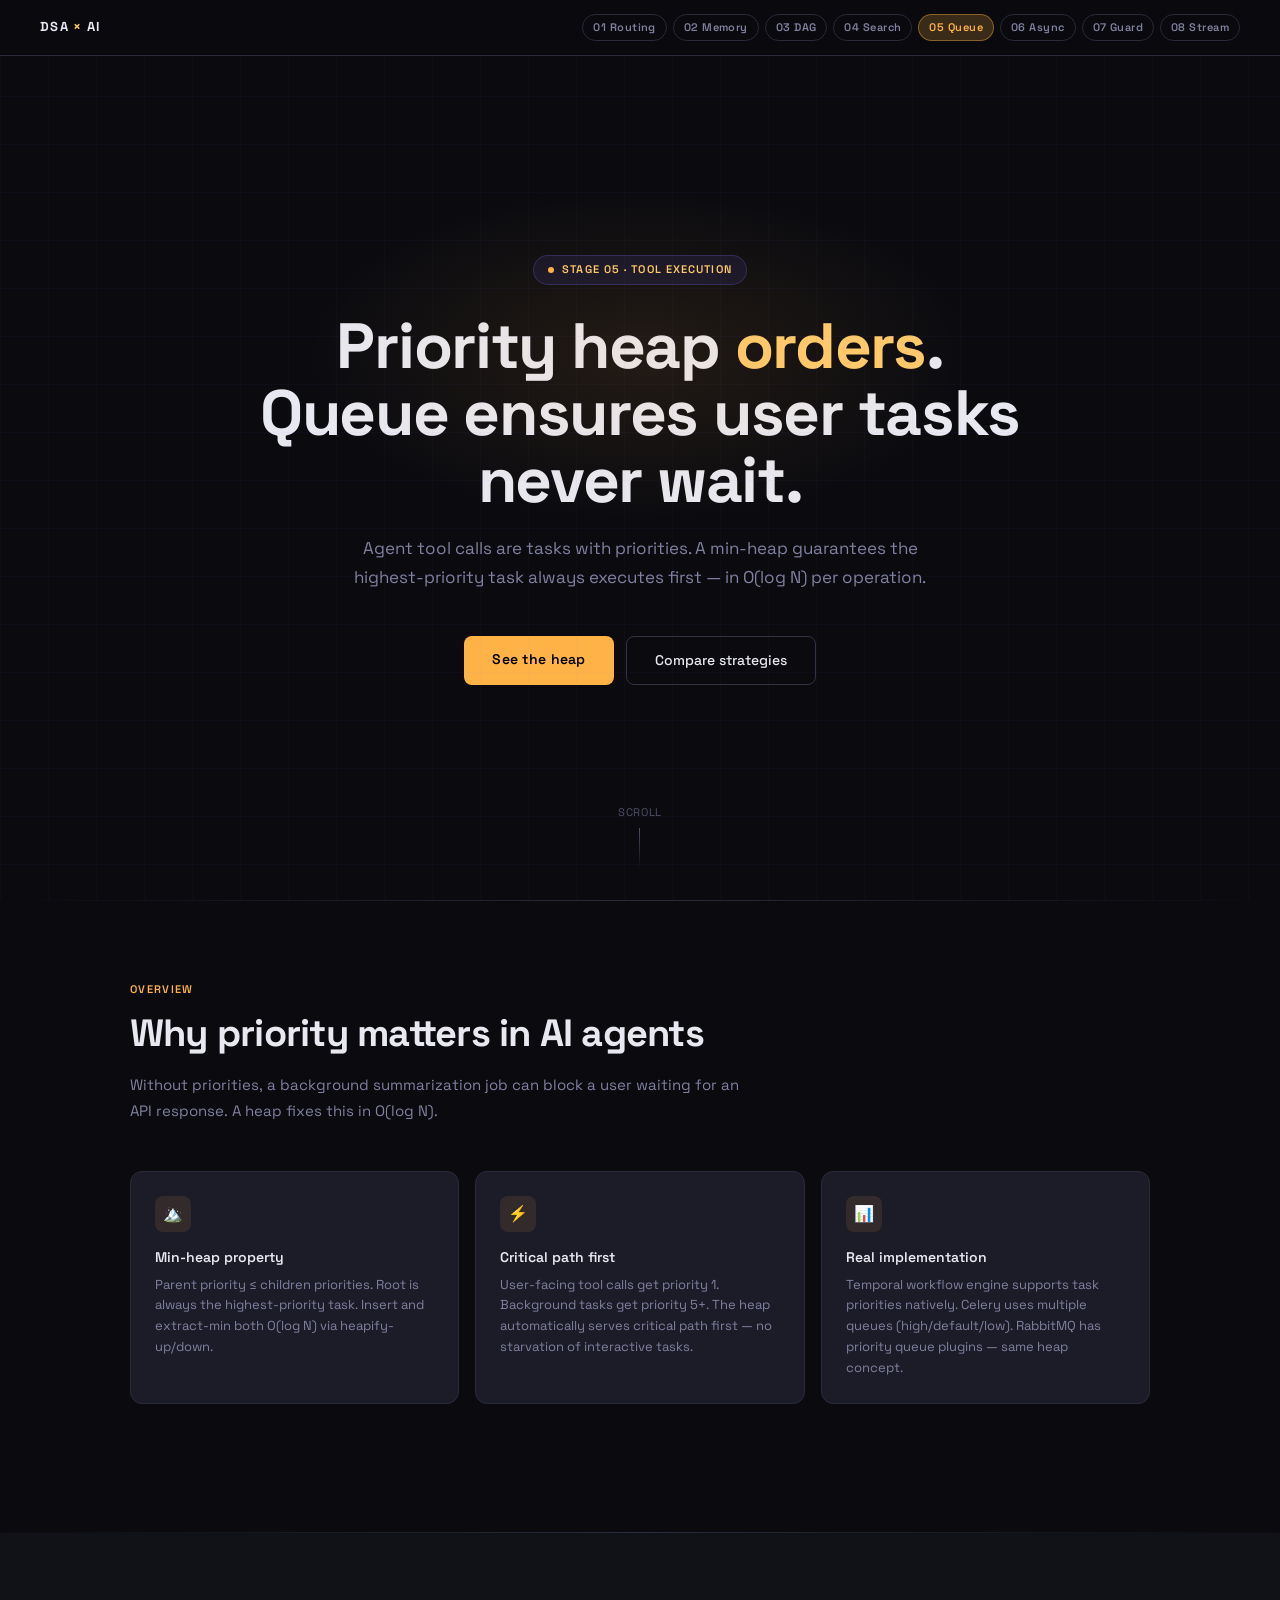
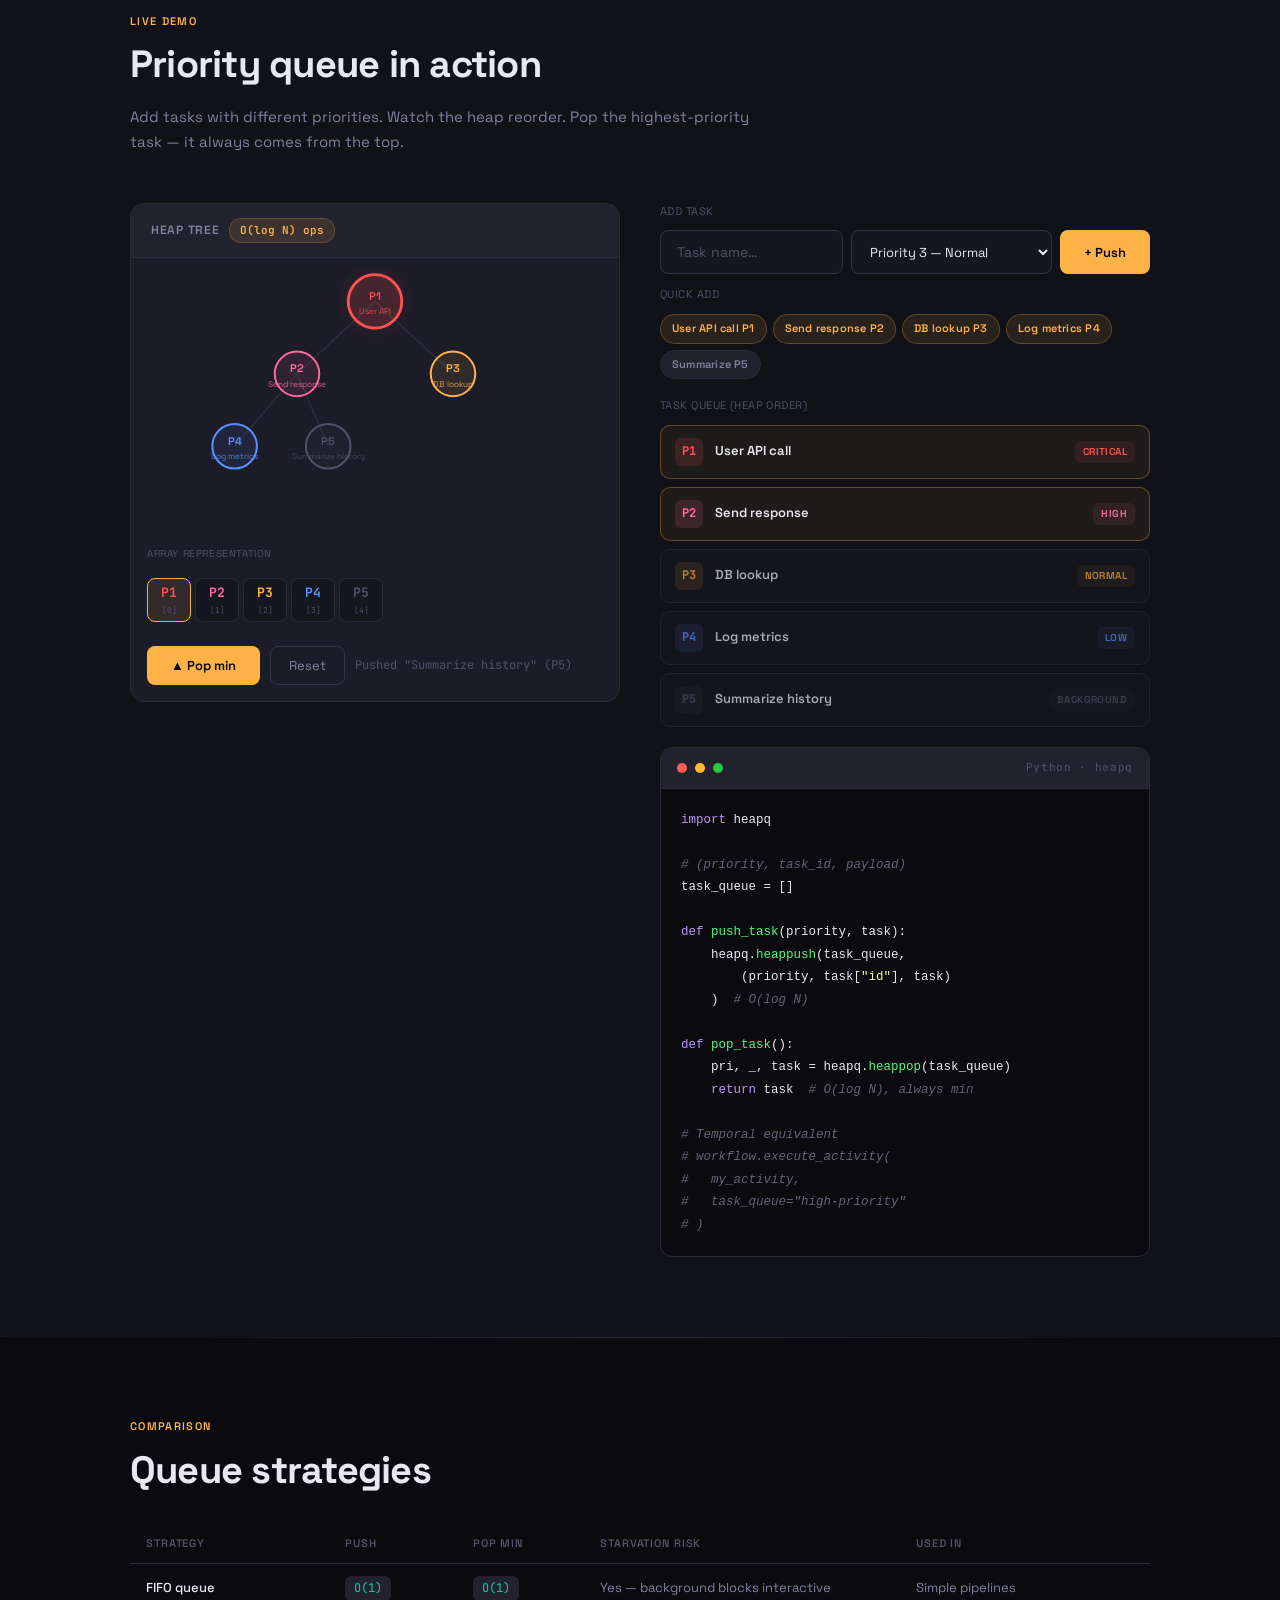
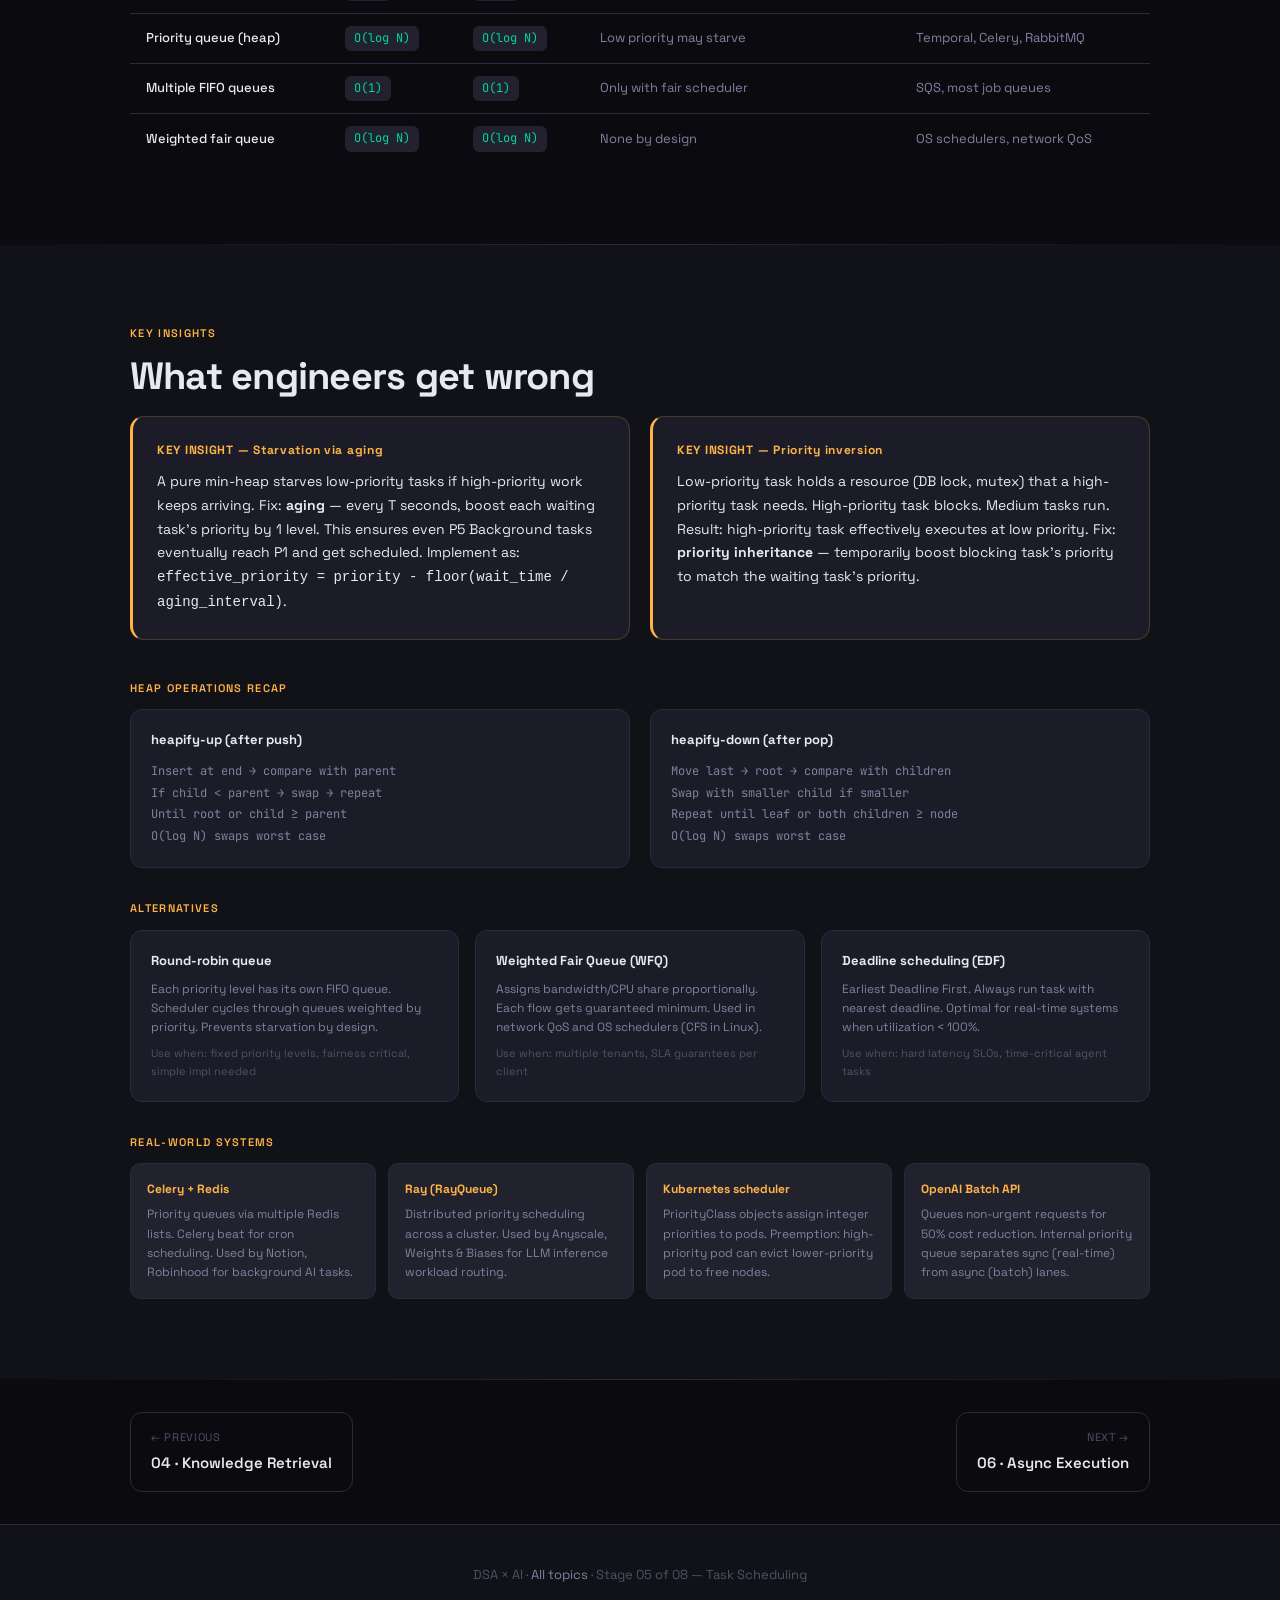
<file: scheduling/index.html>
<!DOCTYPE html>
<html lang="en">
<head>
<meta charset="UTF-8"/>
<meta name="viewport" content="width=device-width, initial-scale=1.0"/>
<title>05 · Task Scheduling — DSA × AI</title>
<meta name="description" content="How AI agents prioritize work using Min-Heap priority queues with O(log N) push/pop. Prevent starvation with aging. Interactive demo."/>
<meta property="og:type" content="article"/>
<meta property="og:title" content="Task Scheduling — Min-Heap Priority Queue · DSA × AI"/>
<meta property="og:description" content="How AI agents prioritize work using Min-Heap priority queues with O(log N) push/pop. Prevent starvation with aging."/>
<meta property="og:image" content="https://pub-791252e542b34b9b85d72f368c5c362f.r2.dev/Screenshot%202026-06-13%20at%2011.57.16%E2%80%AFPM.png"/>
<meta name="twitter:card" content="summary_large_image"/>
<meta name="twitter:title" content="Task Scheduling — Min-Heap Priority Queue · DSA × AI"/>
<meta name="twitter:description" content="How AI agents prioritize work using Min-Heap priority queues with O(log N) push/pop."/>
<meta name="twitter:image" content="https://pub-791252e542b34b9b85d72f368c5c362f.r2.dev/Screenshot%202026-06-13%20at%2011.57.16%E2%80%AFPM.png"/>
<link href="https://fonts.googleapis.com/css2?family=Space+Grotesk:wght@300;400;500;600;700&family=JetBrains+Mono:wght@300;400;500&display=swap" rel="stylesheet"/>
<link rel="stylesheet" href="../shared.css"/>
<style>
:root{--accent:#FFB347;--accent2:#FFC96B;}
.nav-stage.active{background:rgba(255,179,71,.2)!important;color:#FFB347!important;border-color:rgba(255,179,71,.4)!important;}
.concept-grid{display:grid;grid-template-columns:repeat(3,1fr);gap:16px;margin-bottom:48px;}
.concept-card{background:var(--surface);border:1px solid var(--border);border-radius:12px;padding:24px;}
.concept-icon{width:36px;height:36px;border-radius:8px;display:flex;align-items:center;justify-content:center;margin-bottom:14px;font-size:16px;}
.concept-title{font-size:14px;font-weight:600;margin-bottom:6px;}
.concept-body{font-size:13px;color:var(--muted);line-height:1.6;}

/* Heap visualizer */
.heap-wrap{background:var(--surface);border:1px solid var(--border);border-radius:14px;overflow:hidden;}
.heap-node{transition:all .4s cubic-bezier(.4,0,.2,1);}
.heap-node circle{transition:fill .3s,stroke .3s;}
.heap-node.popping circle{fill:rgba(255,179,71,.3);stroke:#FFB347;stroke-width:3;filter:drop-shadow(0 0 8px rgba(255,179,71,.5));}
.heap-node.new circle{fill:rgba(91,219,133,.15);stroke:#5BDB85;stroke-width:2;}

/* Task queue list */
.task-list{display:flex;flex-direction:column;gap:8px;}
.task-item{display:flex;align-items:center;gap:12px;background:var(--bg3);border:1px solid var(--border);border-radius:10px;padding:12px 14px;transition:all .4s;}
.task-item.interactive{border-color:rgba(255,179,71,.3);background:rgba(255,179,71,.06);}
.task-item.background{border-color:var(--border);opacity:.7;}
.task-item.popping{animation:taskPop .5s ease forwards;}
@keyframes taskPop{0%{opacity:1;transform:none}50%{opacity:.5;transform:translateX(-10px) scale(.95)}100%{opacity:0;transform:translateX(-30px) scale(.9)}}
.task-pri{width:28px;height:28px;border-radius:6px;display:flex;align-items:center;justify-content:center;font-family:var(--mono);font-size:12px;font-weight:700;}
.task-name{flex:1;font-size:13px;font-weight:600;}
.task-type{font-size:10px;font-weight:600;padding:3px 8px;border-radius:6px;text-transform:uppercase;letter-spacing:.04em;}
.task-time{font-family:var(--mono);font-size:11px;color:var(--dim);}
.heap-array{display:flex;gap:4px;padding:12px 16px;overflow-x:auto;}
.heap-cell{min-width:44px;height:44px;border-radius:8px;display:flex;flex-direction:column;align-items:center;justify-content:center;border:1px solid var(--border);background:var(--bg3);font-family:var(--mono);font-size:10px;transition:all .3s;flex-shrink:0;}
.heap-cell.root{border-color:var(--amber);background:rgba(255,179,71,.1);}
.heap-cell-pri{font-size:13px;font-weight:700;color:var(--amber);}
.heap-cell-idx{font-size:8px;color:var(--dim);}
@media(max-width:900px){.concept-grid{grid-template-columns:1fr 1fr;}}
@media(max-width:600px){.concept-grid{grid-template-columns:1fr;}}
</style>
</head>
<body>
<nav>
  <a href="../index.html" class="nav-logo">DSA <span>×</span> AI</a>
  <div class="nav-stages">
    <a href="../intent-routing/" class="nav-stage">01 Routing</a>
    <a href="../session-memory/" class="nav-stage">02 Memory</a>
    <a href="../orchestration/" class="nav-stage">03 DAG</a>
    <a href="../retrieval/" class="nav-stage">04 Search</a>
    <a href="../scheduling/" class="nav-stage active">05 Queue</a>
    <a href="../async-tracking/" class="nav-stage">06 Async</a>
    <a href="../guardrails/" class="nav-stage">07 Guard</a>
    <a href="../streaming/" class="nav-stage">08 Stream</a>
  </div>
</nav>

<div class="hero">
  <div class="hero-grid"></div>
  <div class="hero-glow" style="background:radial-gradient(ellipse,rgba(255,179,71,.1) 0%,transparent 70%)"></div>
  <div class="eyebrow"><span class="eyebrow-dot" style="background:#FFB347"></span>Stage 05 · Tool Execution</div>
  <h1>Priority heap <em style="color:#FFC96B">orders</em>.<br/>Queue ensures user tasks never wait.</h1>
  <p class="hero-sub">Agent tool calls are tasks with priorities. A min-heap guarantees the highest-priority task always executes first — in O(log N) per operation.</p>
  <div style="display:flex;gap:12px;flex-wrap:wrap;justify-content:center">
    <a href="#demo" class="btn-primary" style="background:#FFB347;color:#000">See the heap</a>
    <a href="#compare" class="btn-secondary">Compare strategies</a>
  </div>
  <div class="scroll-hint"><span>SCROLL</span><div class="scroll-line"></div></div>
</div>

<div class="divider"></div>

<section>
  <div class="section-label">Overview</div>
  <div class="section-title">Why priority matters in AI agents</div>
  <p class="section-sub">Without priorities, a background summarization job can block a user waiting for an API response. A heap fixes this in O(log N).</p>
  <div class="concept-grid">
    <div class="concept-card">
      <div class="concept-icon" style="background:rgba(255,179,71,.1)">🏔️</div>
      <div class="concept-title">Min-heap property</div>
      <div class="concept-body">Parent priority ≤ children priorities. Root is always the highest-priority task. Insert and extract-min both O(log N) via heapify-up/down.</div>
    </div>
    <div class="concept-card">
      <div class="concept-icon" style="background:rgba(255,179,71,.1)">⚡</div>
      <div class="concept-title">Critical path first</div>
      <div class="concept-body">User-facing tool calls get priority 1. Background tasks get priority 5+. The heap automatically serves critical path first — no starvation of interactive tasks.</div>
    </div>
    <div class="concept-card">
      <div class="concept-icon" style="background:rgba(255,179,71,.1)">📊</div>
      <div class="concept-title">Real implementation</div>
      <div class="concept-body">Temporal workflow engine supports task priorities natively. Celery uses multiple queues (high/default/low). RabbitMQ has priority queue plugins — same heap concept.</div>
    </div>
  </div>
</section>

<div class="divider"></div>

<!-- HEAP DEMO -->
<div class="full-bg" id="demo">
<div class="full-bg-wrap">
  <div class="section-label">Live demo</div>
  <div class="section-title">Priority queue in action</div>
  <p class="section-sub">Add tasks with different priorities. Watch the heap reorder. Pop the highest-priority task — it always comes from the top.</p>

  <div class="two-col">
    <div>
      <div class="heap-wrap">
        <div class="panel-header">
          <div class="panel-header-title">Heap tree</div>
          <span class="badge badge-amber">O(log N) ops</span>
        </div>
        <svg id="heap-svg" viewBox="0 0 420 240" width="100%" style="display:block;padding:10px"></svg>
        <div style="padding:0 16px 4px;font-size:10px;color:var(--dim);letter-spacing:.06em;text-transform:uppercase">Array representation</div>
        <div class="heap-array" id="heap-array"></div>
        <div style="padding:12px 16px 16px;display:flex;gap:10px;flex-wrap:wrap">
          <button class="btn-run" style="background:#FFB347;color:#000" onclick="popTask()">▲ Pop min</button>
          <button class="btn-reset" onclick="resetHeap()">Reset</button>
          <span id="heap-status" style="font-family:var(--mono);font-size:12px;color:var(--dim);align-self:center"></span>
        </div>
      </div>
    </div>
    <div>
      <div style="margin-bottom:16px">
        <div style="font-size:12px;color:var(--dim);margin-bottom:10px;letter-spacing:.04em;text-transform:uppercase;font-size:11px">Add task</div>
        <div style="display:flex;gap:8px;margin-bottom:12px;flex-wrap:wrap">
          <input class="query-input" id="task-name-input" placeholder="Task name…" style="flex:1;min-width:140px"/>
          <select class="query-select" id="task-pri-input">
            <option value="1">Priority 1 — Critical</option>
            <option value="2">Priority 2 — High</option>
            <option value="3" selected>Priority 3 — Normal</option>
            <option value="4">Priority 4 — Low</option>
            <option value="5">Priority 5 — Background</option>
          </select>
          <button class="btn-run" style="background:#FFB347;color:#000" onclick="addTask()">+ Push</button>
        </div>
        <div style="font-size:11px;color:var(--dim);margin-bottom:10px;letter-spacing:.04em;text-transform:uppercase">Quick add</div>
        <div class="chips">
          <span class="chip chip-amber" onclick="quickAdd('User API call',1)">User API call P1</span>
          <span class="chip chip-amber" onclick="quickAdd('Send response',2)">Send response P2</span>
          <span class="chip chip-amber" onclick="quickAdd('DB lookup',3)">DB lookup P3</span>
          <span class="chip chip-amber" onclick="quickAdd('Log metrics',4)">Log metrics P4</span>
          <span class="chip chip-dim" onclick="quickAdd('Summarize history',5)">Summarize P5</span>
        </div>
      </div>
      <div>
        <div style="font-size:11px;color:var(--dim);margin-bottom:10px;letter-spacing:.04em;text-transform:uppercase">Task queue (heap order)</div>
        <div class="task-list" id="task-list"></div>
      </div>
      <div class="code-block" style="margin-top:20px">
        <div class="code-topbar"><div class="dot dot-red"></div><div class="dot dot-yellow"></div><div class="dot dot-green"></div><div class="code-lang">Python · heapq</div></div>
        <div class="code-body"><pre><span class="hl-kw">import</span> heapq

<span class="hl-cm"># (priority, task_id, payload)</span>
task_queue = []

<span class="hl-kw">def</span> <span class="hl-fn">push_task</span>(priority, task):
    heapq.<span class="hl-fn">heappush</span>(task_queue,
        (priority, task[<span class="hl-st">"id"</span>], task)
    )  <span class="hl-cm"># O(log N)</span>

<span class="hl-kw">def</span> <span class="hl-fn">pop_task</span>():
    pri, _, task = heapq.<span class="hl-fn">heappop</span>(task_queue)
    <span class="hl-kw">return</span> task  <span class="hl-cm"># O(log N), always min</span>

<span class="hl-cm"># Temporal equivalent</span>
<span class="hl-cm"># workflow.execute_activity(</span>
<span class="hl-cm">#   my_activity,</span>
<span class="hl-cm">#   task_queue="high-priority"</span>
<span class="hl-cm"># )</span></pre></div>
      </div>
    </div>
  </div>
</div>
</div>

<div class="divider"></div>

<section id="compare">
  <div class="section-label">Comparison</div>
  <div class="section-title">Queue strategies</div>
  <table class="cplx-table">
    <thead><tr><th>Strategy</th><th>Push</th><th>Pop min</th><th>Starvation risk</th><th>Used in</th></tr></thead>
    <tbody>
      <tr><td>FIFO queue</td><td><span class="mono-badge">O(1)</span></td><td><span class="mono-badge">O(1)</span></td><td>Yes — background blocks interactive</td><td>Simple pipelines</td></tr>
      <tr><td>Priority queue (heap)</td><td><span class="mono-badge">O(log N)</span></td><td><span class="mono-badge">O(log N)</span></td><td>Low priority may starve</td><td>Temporal, Celery, RabbitMQ</td></tr>
      <tr><td>Multiple FIFO queues</td><td><span class="mono-badge">O(1)</span></td><td><span class="mono-badge">O(1)</span></td><td>Only with fair scheduler</td><td>SQS, most job queues</td></tr>
      <tr><td>Weighted fair queue</td><td><span class="mono-badge">O(log N)</span></td><td><span class="mono-badge">O(log N)</span></td><td>None by design</td><td>OS schedulers, network QoS</td></tr>
    </tbody>
  </table>
</section>

<div class="divider"></div>

<div class="full-bg">
<div class="full-bg-wrap">
  <div class="section-label">Key insights</div>
  <div class="section-title">What engineers get wrong</div>
  <div style="display:grid;grid-template-columns:1fr 1fr;gap:20px;margin-bottom:40px">
    <div style="background:var(--surface);border:1px solid rgba(255,179,71,.2);border-radius:14px;padding:24px;border-left:3px solid #FFB347">
      <div style="font-size:12px;font-weight:700;color:#FFB347;margin-bottom:10px;letter-spacing:.06em">KEY INSIGHT — Starvation via aging</div>
      <div style="font-size:14px;color:var(--text);line-height:1.7">A pure min-heap starves low-priority tasks if high-priority work keeps arriving. Fix: <strong>aging</strong> — every T seconds, boost each waiting task's priority by 1 level. This ensures even P5 Background tasks eventually reach P1 and get scheduled. Implement as: <code>effective_priority = priority - floor(wait_time / aging_interval)</code>.</div>
    </div>
    <div style="background:var(--surface);border:1px solid rgba(255,179,71,.2);border-radius:14px;padding:24px;border-left:3px solid #FFB347">
      <div style="font-size:12px;font-weight:700;color:#FFB347;margin-bottom:10px;letter-spacing:.06em">KEY INSIGHT — Priority inversion</div>
      <div style="font-size:14px;color:var(--text);line-height:1.7">Low-priority task holds a resource (DB lock, mutex) that a high-priority task needs. High-priority task blocks. Medium tasks run. Result: high-priority task effectively executes at low priority. Fix: <strong>priority inheritance</strong> — temporarily boost blocking task's priority to match the waiting task's priority.</div>
    </div>
  </div>

  <div class="section-label" style="margin-top:8px">Heap operations recap</div>
  <div style="display:grid;grid-template-columns:1fr 1fr;gap:20px;margin-bottom:32px">
    <div style="background:var(--surface);border:1px solid var(--border);border-radius:12px;padding:20px">
      <div style="font-size:13px;font-weight:700;color:var(--text);margin-bottom:10px">heapify-up (after push)</div>
      <div style="font-size:12px;color:var(--muted);line-height:1.8;font-family:var(--mono)">
        Insert at end → compare with parent<br/>
        If child &lt; parent → swap → repeat<br/>
        Until root or child ≥ parent<br/>
        O(log N) swaps worst case
      </div>
    </div>
    <div style="background:var(--surface);border:1px solid var(--border);border-radius:12px;padding:20px">
      <div style="font-size:13px;font-weight:700;color:var(--text);margin-bottom:10px">heapify-down (after pop)</div>
      <div style="font-size:12px;color:var(--muted);line-height:1.8;font-family:var(--mono)">
        Move last → root → compare with children<br/>
        Swap with smaller child if smaller<br/>
        Repeat until leaf or both children ≥ node<br/>
        O(log N) swaps worst case
      </div>
    </div>
  </div>

  <div class="section-label">Alternatives</div>
  <div style="display:grid;grid-template-columns:repeat(3,1fr);gap:16px;margin-bottom:32px">
    <div style="background:var(--surface);border:1px solid var(--border);border-radius:12px;padding:20px">
      <div style="font-size:13px;font-weight:700;color:var(--text);margin-bottom:8px">Round-robin queue</div>
      <div style="font-size:12px;color:var(--muted);margin-bottom:8px">Each priority level has its own FIFO queue. Scheduler cycles through queues weighted by priority. Prevents starvation by design.</div>
      <div style="font-size:11px;color:var(--dim)">Use when: fixed priority levels, fairness critical, simple impl needed</div>
    </div>
    <div style="background:var(--surface);border:1px solid var(--border);border-radius:12px;padding:20px">
      <div style="font-size:13px;font-weight:700;color:var(--text);margin-bottom:8px">Weighted Fair Queue (WFQ)</div>
      <div style="font-size:12px;color:var(--muted);margin-bottom:8px">Assigns bandwidth/CPU share proportionally. Each flow gets guaranteed minimum. Used in network QoS and OS schedulers (CFS in Linux).</div>
      <div style="font-size:11px;color:var(--dim)">Use when: multiple tenants, SLA guarantees per client</div>
    </div>
    <div style="background:var(--surface);border:1px solid var(--border);border-radius:12px;padding:20px">
      <div style="font-size:13px;font-weight:700;color:var(--text);margin-bottom:8px">Deadline scheduling (EDF)</div>
      <div style="font-size:12px;color:var(--muted);margin-bottom:8px">Earliest Deadline First. Always run task with nearest deadline. Optimal for real-time systems when utilization &lt; 100%.</div>
      <div style="font-size:11px;color:var(--dim)">Use when: hard latency SLOs, time-critical agent tasks</div>
    </div>
  </div>

  <div class="section-label">Real-world systems</div>
  <div style="display:grid;grid-template-columns:repeat(4,1fr);gap:12px">
    <div style="background:var(--surface2);border:1px solid var(--border);border-radius:10px;padding:16px">
      <div style="font-size:12px;font-weight:700;color:#FFB347;margin-bottom:6px">Celery + Redis</div>
      <div style="font-size:12px;color:var(--muted)">Priority queues via multiple Redis lists. Celery beat for cron scheduling. Used by Notion, Robinhood for background AI tasks.</div>
    </div>
    <div style="background:var(--surface2);border:1px solid var(--border);border-radius:10px;padding:16px">
      <div style="font-size:12px;font-weight:700;color:#FFB347;margin-bottom:6px">Ray (RayQueue)</div>
      <div style="font-size:12px;color:var(--muted)">Distributed priority scheduling across a cluster. Used by Anyscale, Weights & Biases for LLM inference workload routing.</div>
    </div>
    <div style="background:var(--surface2);border:1px solid var(--border);border-radius:10px;padding:16px">
      <div style="font-size:12px;font-weight:700;color:#FFB347;margin-bottom:6px">Kubernetes scheduler</div>
      <div style="font-size:12px;color:var(--muted)">PriorityClass objects assign integer priorities to pods. Preemption: high-priority pod can evict lower-priority pod to free nodes.</div>
    </div>
    <div style="background:var(--surface2);border:1px solid var(--border);border-radius:10px;padding:16px">
      <div style="font-size:12px;font-weight:700;color:#FFB347;margin-bottom:6px">OpenAI Batch API</div>
      <div style="font-size:12px;color:var(--muted)">Queues non-urgent requests for 50% cost reduction. Internal priority queue separates sync (real-time) from async (batch) lanes.</div>
    </div>
  </div>
</div>
</div>

<div class="divider"></div>
<div class="topic-nav">
  <a href="../retrieval/" class="topic-nav-link">
    <span class="topic-nav-label">← Previous</span>
    <span class="topic-nav-title">04 · Knowledge Retrieval</span>
  </a>
  <a href="../async-tracking/" class="topic-nav-link next">
    <span class="topic-nav-label">Next →</span>
    <span class="topic-nav-title">06 · Async Execution</span>
  </a>
</div>
<footer>DSA × AI · <a href="../index.html">All topics</a> · Stage 05 of 08 — Task Scheduling</footer>

<script>
let heap = []; // [{priority, name, id, type}]
let taskCounter = 0;
let animating = false;

const PRI_COLORS = {1:'#FF5252',2:'#FF6B9D',3:'#FFB347',4:'#5B8FFF',5:'#505068'};
const PRI_LABELS = {1:'Critical',2:'High',3:'Normal',4:'Low',5:'Background'};

function heapPush(item) {
  heap.push(item);
  let i = heap.length - 1;
  while (i > 0) {
    const parent = Math.floor((i-1)/2);
    if (heap[parent].priority <= heap[i].priority) break;
    [heap[parent], heap[i]] = [heap[i], heap[parent]];
    i = parent;
  }
}

function heapPop() {
  if (!heap.length) return null;
  const top = heap[0];
  const last = heap.pop();
  if (heap.length > 0) {
    heap[0] = last;
    let i = 0;
    while (true) {
      let smallest = i;
      const l = 2*i+1, r = 2*i+2;
      if (l < heap.length && heap[l].priority < heap[smallest].priority) smallest = l;
      if (r < heap.length && heap[r].priority < heap[smallest].priority) smallest = r;
      if (smallest === i) break;
      [heap[smallest], heap[i]] = [heap[i], heap[smallest]];
      i = smallest;
    }
  }
  return top;
}

function renderHeapSVG() {
  const svg = document.getElementById('heap-svg');
  const ns = 'http://www.w3.org/2000/svg';
  svg.innerHTML = '';
  if (!heap.length) { svg.innerHTML = '<text x="210" y="120" text-anchor="middle" font-size="13" fill="#505068" font-family="Space Grotesk">Add tasks to see the heap tree</text>'; return; }

  const positions = [];
  const levels = Math.ceil(Math.log2(heap.length + 1));
  heap.forEach((_, i) => {
    const level = Math.floor(Math.log2(i+1));
    const levelNodes = Math.pow(2, level);
    const posInLevel = i - (levelNodes - 1);
    const xSpacing = 420 / (levelNodes + 1);
    const x = xSpacing * (posInLevel + 1);
    const y = 30 + level * 65;
    positions.push({x, y});
  });

  // Edges
  heap.forEach((_, i) => {
    const lc = 2*i+1, rc = 2*i+2;
    if (lc < heap.length) {
      const line = document.createElementNS(ns,'line');
      line.setAttribute('x1',positions[i].x); line.setAttribute('y1',positions[i].y);
      line.setAttribute('x2',positions[lc].x); line.setAttribute('y2',positions[lc].y);
      line.setAttribute('stroke','#2A2A3A'); line.setAttribute('stroke-width','1.5');
      svg.appendChild(line);
    }
    if (rc < heap.length) {
      const line = document.createElementNS(ns,'line');
      line.setAttribute('x1',positions[i].x); line.setAttribute('y1',positions[i].y);
      line.setAttribute('x2',positions[rc].x); line.setAttribute('y2',positions[rc].y);
      line.setAttribute('stroke','#2A2A3A'); line.setAttribute('stroke-width','1.5');
      svg.appendChild(line);
    }
  });

  // Nodes
  heap.forEach((task, i) => {
    const {x,y} = positions[i];
    const color = PRI_COLORS[task.priority];
    const g = document.createElementNS(ns,'g');
    g.id = 'hnode-'+i;

    const c = document.createElementNS(ns,'circle');
    c.setAttribute('cx',x); c.setAttribute('cy',y); c.setAttribute('r', i===0?'24':'20');
    c.setAttribute('fill', `${color}${i===0?'25':'18'}`);
    c.setAttribute('stroke', color); c.setAttribute('stroke-width', i===0?'2.5':'1.8');
    if (i===0) c.setAttribute('filter','drop-shadow(0 0 6px '+color+'44)');
    g.appendChild(c);

    const label = document.createElementNS(ns,'text');
    label.setAttribute('x',x); label.setAttribute('y',y-5);
    label.setAttribute('text-anchor','middle'); label.setAttribute('dominant-baseline','central');
    label.setAttribute('font-size','10'); label.setAttribute('font-family',"'Space Grotesk',sans-serif");
    label.setAttribute('font-weight','600'); label.setAttribute('fill',color);
    label.textContent = 'P'+task.priority;
    g.appendChild(label);

    const sub = document.createElementNS(ns,'text');
    sub.setAttribute('x',x); sub.setAttribute('y',y+9);
    sub.setAttribute('text-anchor','middle'); sub.setAttribute('dominant-baseline','central');
    sub.setAttribute('font-size','7.5'); sub.setAttribute('font-family',"'Space Grotesk',sans-serif");
    sub.setAttribute('fill',color+'CC');
    sub.textContent = task.name.split(' ').slice(0,2).join(' ');
    g.appendChild(sub);

    svg.appendChild(g);
  });
}

function renderHeapArray() {
  const el = document.getElementById('heap-array');
  el.innerHTML = heap.map((t,i) => `
    <div class="heap-cell ${i===0?'root':''}">
      <div class="heap-cell-pri" style="color:${PRI_COLORS[t.priority]}">P${t.priority}</div>
      <div class="heap-cell-idx">[${i}]</div>
    </div>`).join('');
}

function renderTaskList() {
  const el = document.getElementById('task-list');
  if (!heap.length) { el.innerHTML = '<div style="color:var(--dim);font-size:13px;font-family:var(--mono)">Queue empty…</div>'; return; }
  el.innerHTML = heap.slice(0,6).map((t,i) => {
    const color = PRI_COLORS[t.priority];
    return `<div class="task-item ${t.priority<=2?'interactive':'background'}">
      <div class="task-pri" style="background:${color}22;color:${color}">P${t.priority}</div>
      <div class="task-name">${t.name}</div>
      <div class="task-type" style="background:${color}15;color:${color}">${PRI_LABELS[t.priority]}</div>
    </div>`;
  }).join('') + (heap.length > 6 ? `<div style="text-align:center;color:var(--dim);font-size:12px;font-family:var(--mono);padding:8px">+${heap.length-6} more…</div>` : '');
}

function render() { renderHeapSVG(); renderHeapArray(); renderTaskList(); }

function addTask() {
  const name = document.getElementById('task-name-input').value.trim() || 'Task '+taskCounter;
  const pri = parseInt(document.getElementById('task-pri-input').value);
  document.getElementById('task-name-input').value = '';
  heapPush({priority:pri, name, id:++taskCounter});
  document.getElementById('heap-status').textContent = `Pushed "${name}" (P${pri}) — heapified up`;
  render();
}

function quickAdd(name, priority) {
  heapPush({priority, name, id:++taskCounter});
  document.getElementById('heap-status').textContent = `Pushed "${name}" (P${priority})`;
  render();
}

function popTask() {
  if (animating || !heap.length) return;
  animating = true;
  const top = heap[0];
  const rootEl = document.getElementById('hnode-0');
  if (rootEl) rootEl.querySelector('circle').setAttribute('filter','drop-shadow(0 0 12px '+PRI_COLORS[top.priority]+')');
  setTimeout(() => {
    heapPop();
    document.getElementById('heap-status').textContent = `Popped: "${top.name}" (P${top.priority}) — heapified down`;
    render(); animating = false;
  }, 500);
}

function resetHeap() {
  heap = []; taskCounter = 0;
  document.getElementById('heap-status').textContent = '';
  render();
}

// Init with sample tasks
quickAdd('User API call', 1);
quickAdd('Send response', 2);
quickAdd('DB lookup', 3);
quickAdd('Log metrics', 4);
quickAdd('Summarize history', 5);
</script>
</body>
</html>
</file>
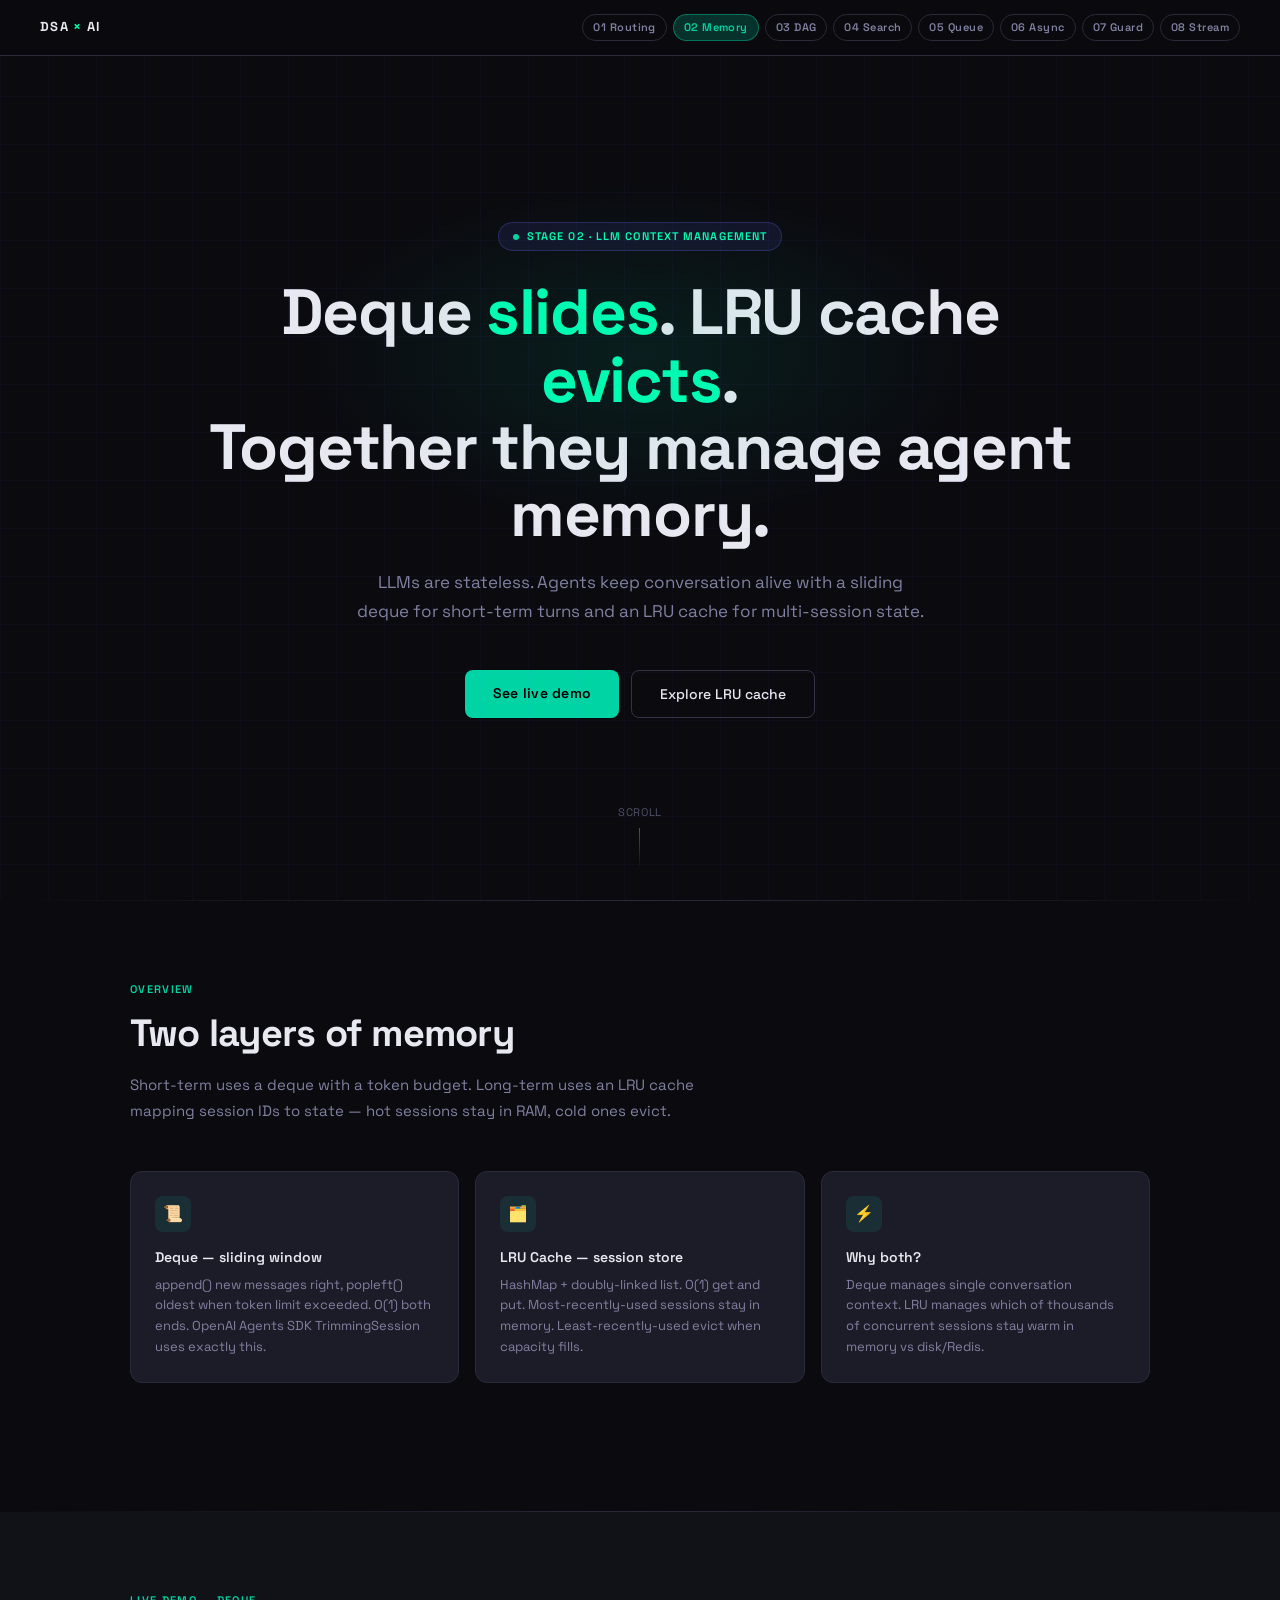
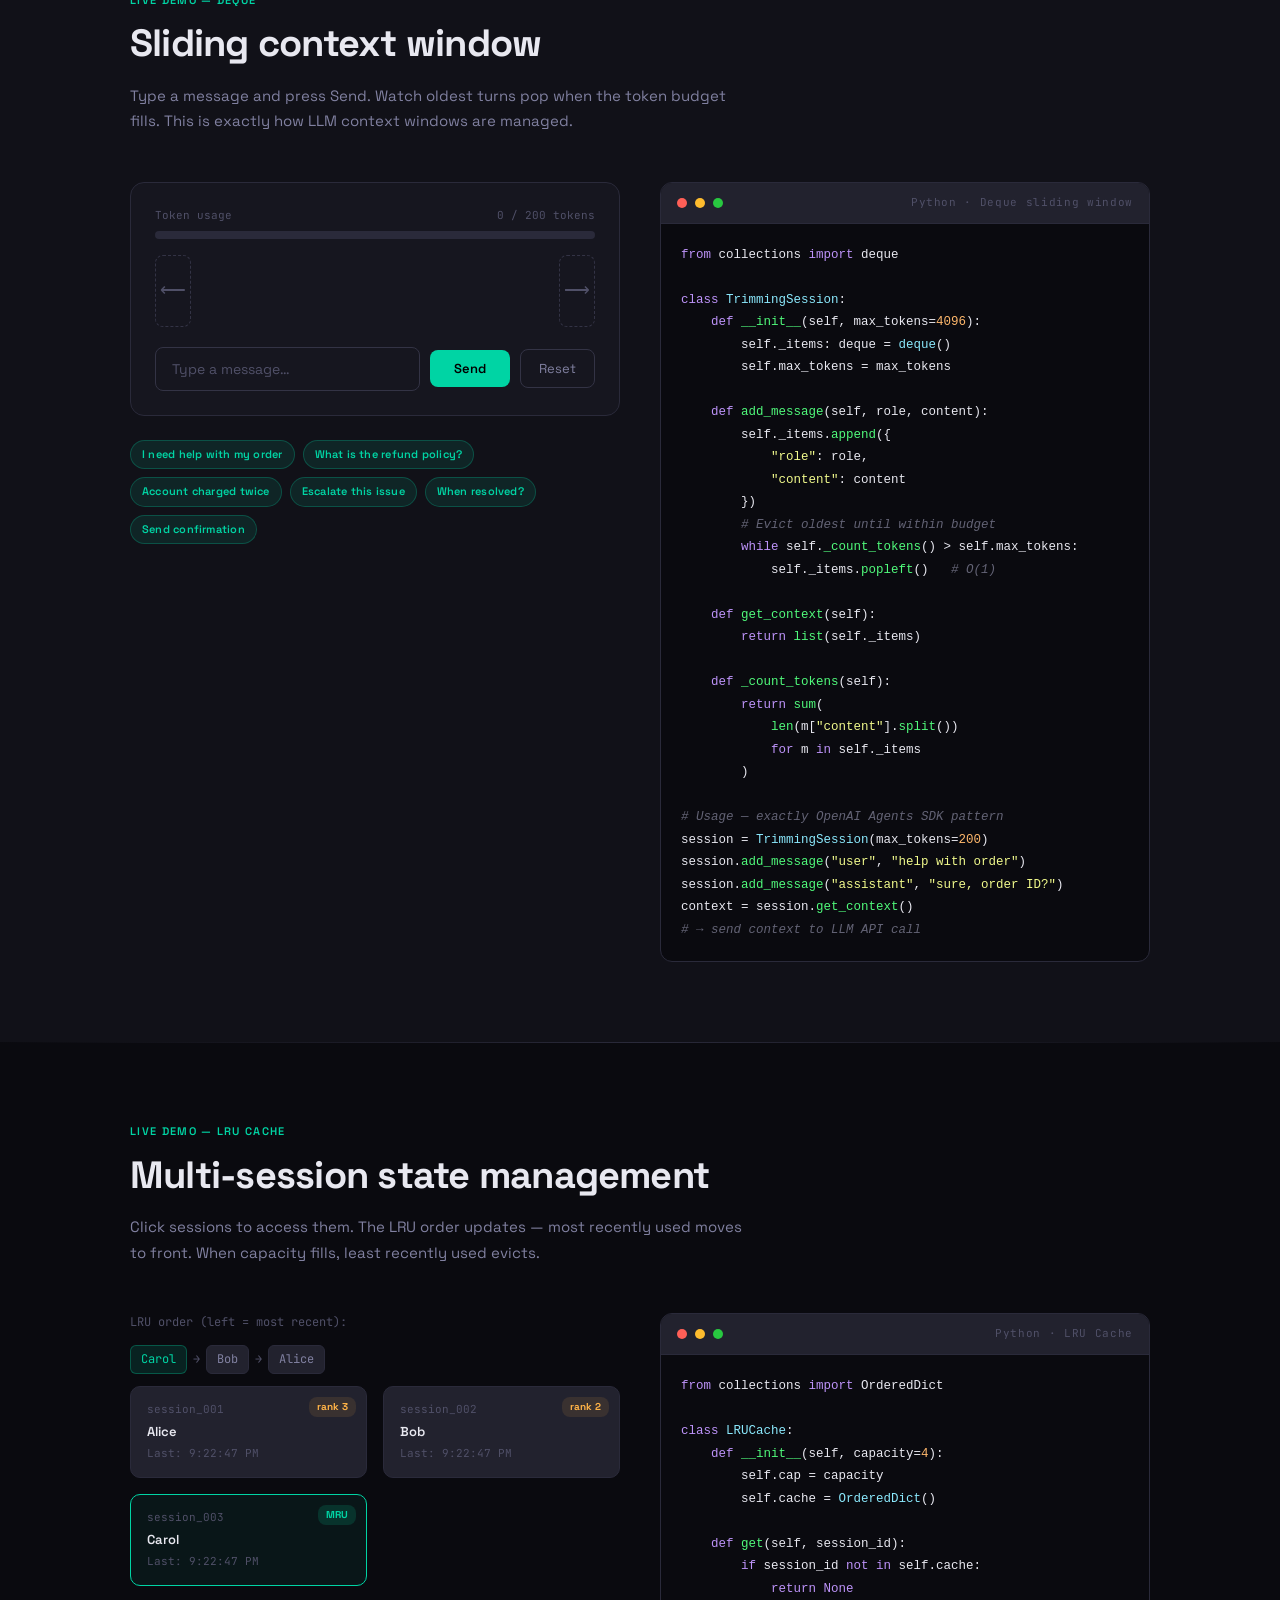
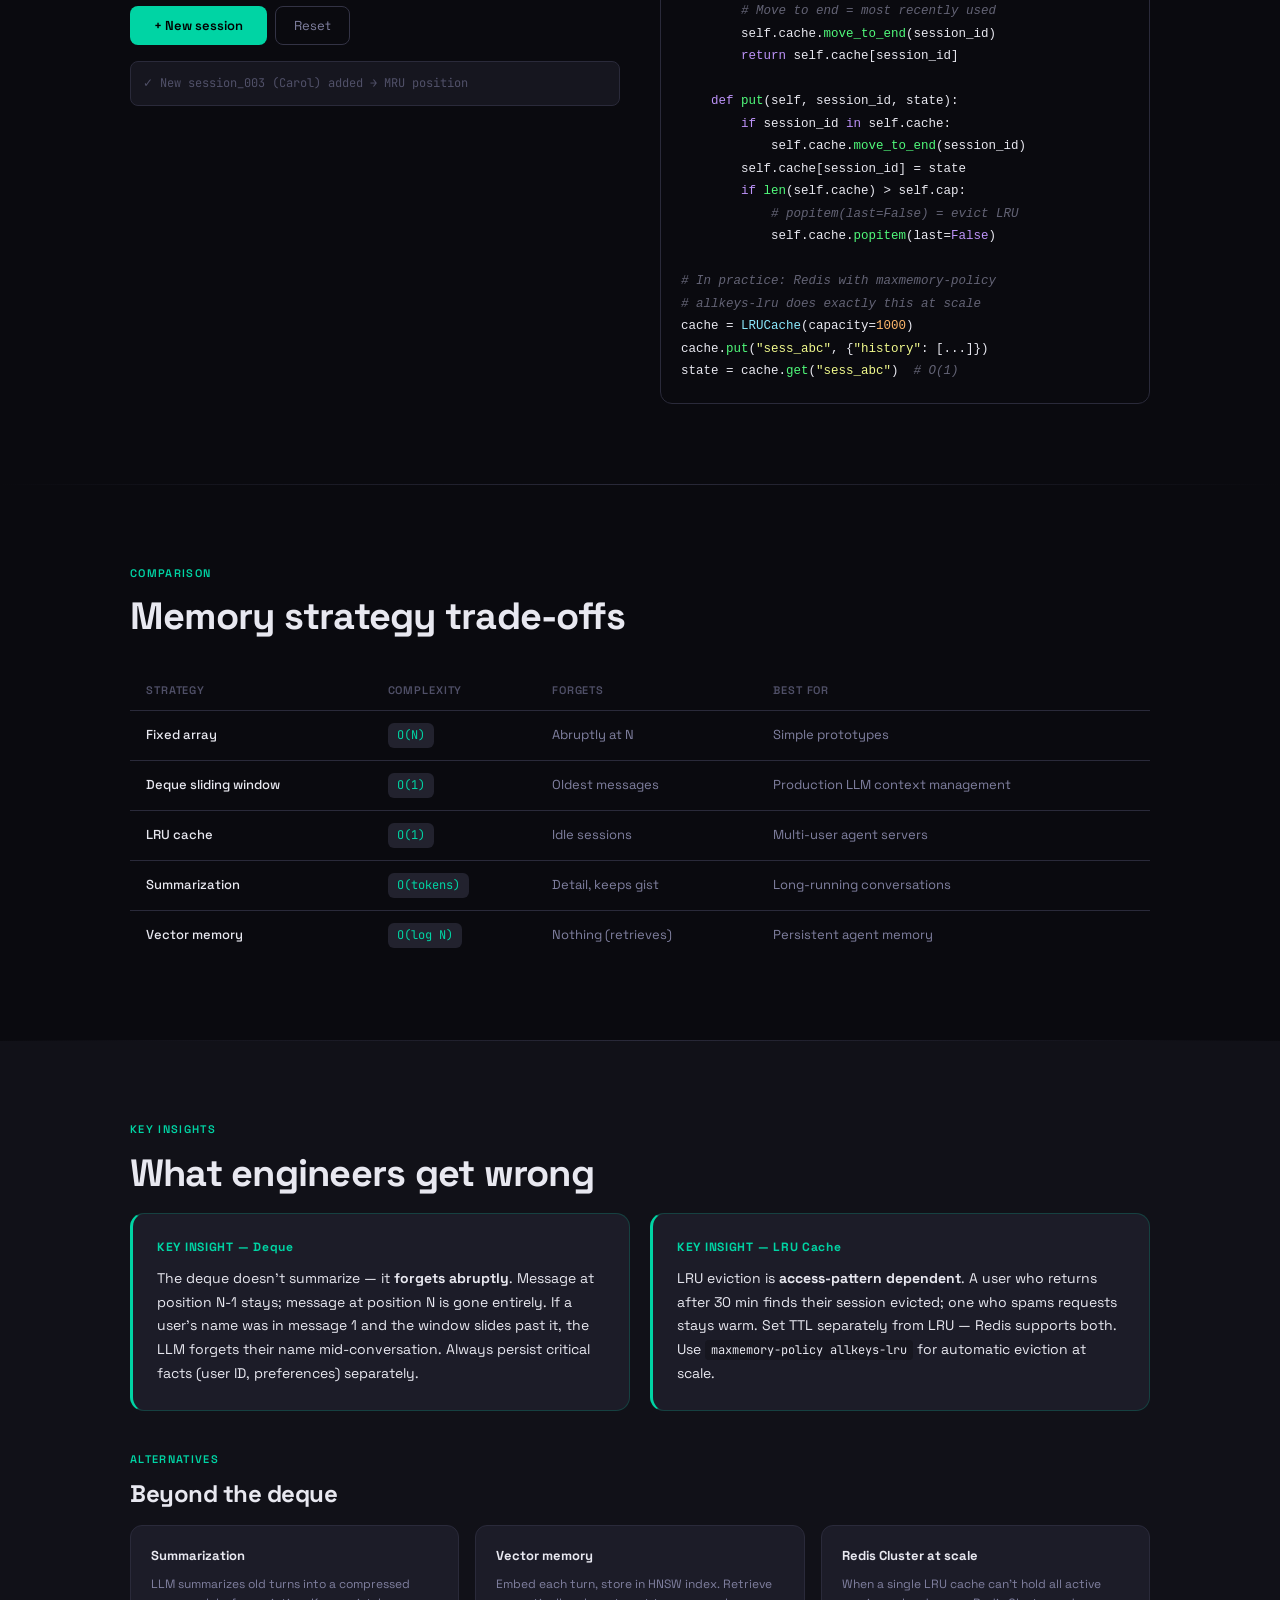
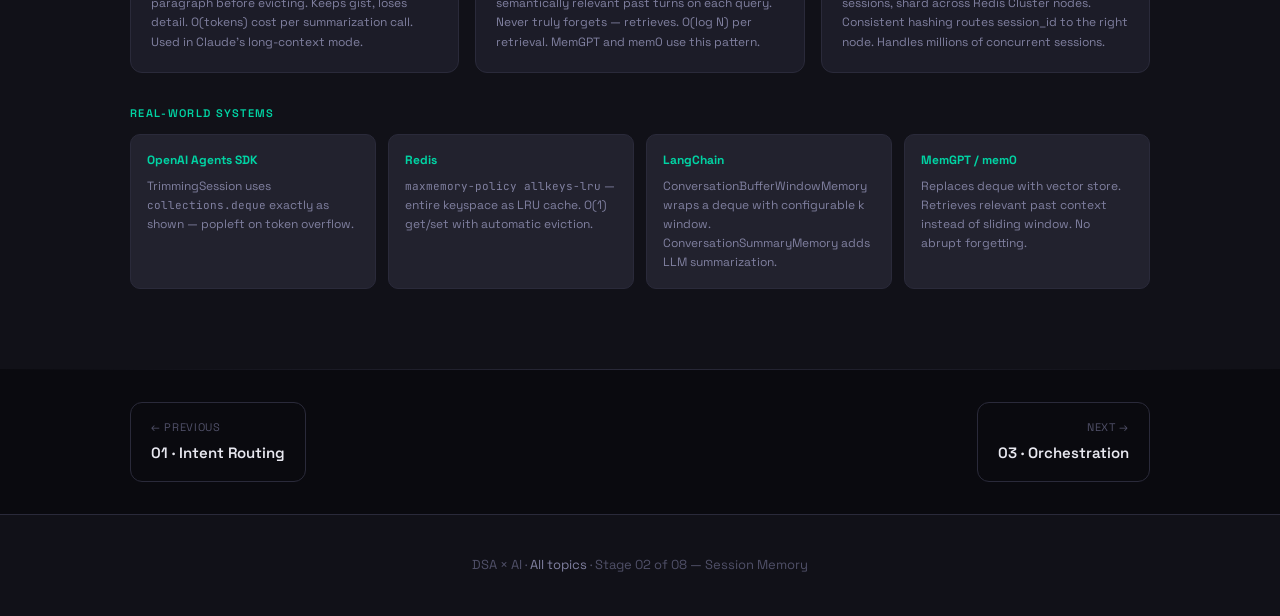
<file: session-memory/index.html>
<!DOCTYPE html>
<html lang="en">
<head>
<meta charset="UTF-8"/>
<meta name="viewport" content="width=device-width, initial-scale=1.0"/>
<title>02 · Session Memory — DSA × AI</title>
<meta name="description" content="How AI agents manage conversation history using Deque sliding windows and LRU Cache for fast session lookup. Interactive visualization."/>
<meta property="og:type" content="article"/>
<meta property="og:title" content="Session Memory — Deque + LRU Cache · DSA × AI"/>
<meta property="og:description" content="How AI agents manage conversation history using Deque sliding windows and LRU Cache for fast session lookup. Interactive visualization."/>
<meta property="og:image" content="https://pub-791252e542b34b9b85d72f368c5c362f.r2.dev/Screenshot%202026-06-13%20at%2011.57.16%E2%80%AFPM.png"/>
<meta name="twitter:card" content="summary_large_image"/>
<meta name="twitter:title" content="Session Memory — Deque + LRU Cache · DSA × AI"/>
<meta name="twitter:description" content="How AI agents manage conversation history using Deque sliding windows and LRU Cache for fast session lookup."/>
<meta name="twitter:image" content="https://pub-791252e542b34b9b85d72f368c5c362f.r2.dev/Screenshot%202026-06-13%20at%2011.57.16%E2%80%AFPM.png"/>
<link href="https://fonts.googleapis.com/css2?family=Space+Grotesk:wght@300;400;500;600;700&family=JetBrains+Mono:wght@300;400;500&display=swap" rel="stylesheet"/>
<link rel="stylesheet" href="../shared.css"/>
<style>
:root { --accent: #00D4A4; --accent2: #00FFB3; }
.nav-stage.active { background: rgba(0,212,164,.2) !important; color: #00D4A4 !important; border-color: rgba(0,212,164,.4) !important; }

/* DEQUE VISUALIZER */
.deque-wrap { background: var(--bg3); border: 1px solid var(--border); border-radius: 14px; padding: 24px; margin-bottom: 24px; }
.deque-track { display: flex; align-items: stretch; gap: 6px; min-height: 80px; overflow-x: auto; padding: 4px 0; margin-bottom: 16px; }
.deque-item {
  min-width: 120px; border-radius: 10px; padding: 12px 14px;
  border: 1px solid; display: flex; flex-direction: column; gap: 4px;
  transition: all .4s cubic-bezier(.4,0,.2,1); flex-shrink: 0;
  position: relative;
}
.deque-item.entering { animation: slideIn .4s ease forwards; }
.deque-item.leaving { animation: slideOut .4s ease forwards; }
@keyframes slideIn { from { opacity:0; transform:translateX(30px) scale(.9); } to { opacity:1; transform:none; } }
@keyframes slideOut { from { opacity:1; transform:none; } to { opacity:0; transform:translateX(-30px) scale(.9); } }
.deque-role { font-size:10px; font-weight:600; letter-spacing:.06em; text-transform:uppercase; }
.deque-text { font-size:12px; font-family:var(--mono); color:var(--text); line-height:1.4; }
.deque-tokens { font-size:10px; color:var(--dim); margin-top:2px; }
.deque-arrow-left, .deque-arrow-right {
  display:flex; align-items:center; justify-content:center;
  width:36px; border-radius:8px; font-size:18px; flex-shrink:0;
  border: 1px dashed var(--border2); color:var(--dim);
}
.token-bar-wrap { margin-bottom:12px; }
.token-bar-label { display:flex; justify-content:space-between; font-size:11px; color:var(--dim); margin-bottom:6px; font-family:var(--mono); }
.token-bar-track { height:8px; background:var(--border); border-radius:4px; overflow:hidden; }
.token-bar-fill { height:100%; border-radius:4px; background:linear-gradient(90deg,var(--teal),var(--teal2)); transition:width .5s ease; }
.token-bar-fill.warn { background:linear-gradient(90deg,var(--amber),#FFD080); }
.token-bar-fill.over { background:linear-gradient(90deg,var(--red),#FF8080); }
.deque-controls { display:flex; gap:10px; flex-wrap:wrap; align-items:center; }
.deque-input { flex:1; min-width:180px; }
.evict-badge { padding:4px 10px; border-radius:8px; font-size:11px; font-family:var(--mono); background:rgba(255,82,82,.1); color:var(--red); border:1px solid rgba(255,82,82,.2); display:none; }

/* LRU CACHE */
.lru-grid { display:grid; grid-template-columns:1fr 1fr; gap:16px; margin-bottom:20px; }
.lru-slot {
  background:var(--surface2); border:1px solid var(--border); border-radius:10px;
  padding:14px 16px; transition:all .4s; position:relative; overflow:hidden;
}
.lru-slot.active { border-color:var(--teal); background:rgba(0,212,164,.06); }
.lru-slot.evicted { border-color:var(--red); background:rgba(255,82,82,.06); animation:evictFlash .5s ease; }
@keyframes evictFlash { 0%,100%{opacity:1} 50%{opacity:.3} }
.lru-slot-id { font-family:var(--mono); font-size:11px; color:var(--dim); margin-bottom:4px; }
.lru-slot-name { font-size:13px; font-weight:600; color:var(--text); margin-bottom:2px; }
.lru-slot-time { font-size:11px; color:var(--dim); font-family:var(--mono); }
.lru-slot-badge { position:absolute; top:10px; right:10px; font-size:10px; font-weight:700; padding:2px 8px; border-radius:8px; }
.lru-order { display:flex; gap:6px; align-items:center; flex-wrap:wrap; font-family:var(--mono); font-size:12px; color:var(--muted); margin-bottom:12px; }
.lru-order-item { padding:4px 10px; border-radius:6px; background:var(--surface2); border:1px solid var(--border); transition:all .3s; }
.lru-order-item.hot { background:rgba(0,212,164,.12); border-color:rgba(0,212,164,.3); color:var(--teal); }
.concept-grid { display:grid; grid-template-columns:repeat(3,1fr); gap:16px; margin-bottom:48px; }
.concept-card { background:var(--surface); border:1px solid var(--border); border-radius:12px; padding:24px; }
.concept-icon { width:36px; height:36px; border-radius:8px; display:flex; align-items:center; justify-content:center; margin-bottom:14px; font-size:16px; }
.concept-title { font-size:14px; font-weight:600; margin-bottom:6px; }
.concept-body { font-size:13px; color:var(--muted); line-height:1.6; }
@media(max-width:900px){ .lru-grid{grid-template-columns:1fr 1fr} .concept-grid{grid-template-columns:1fr} }
@media(max-width:600px){ .lru-grid{grid-template-columns:1fr} }
</style>
</head>
<body>
<nav>
  <a href="../index.html" class="nav-logo">DSA <span>×</span> AI</a>
  <div class="nav-stages">
    <a href="../intent-routing/" class="nav-stage">01 Routing</a>
    <a href="../session-memory/" class="nav-stage active">02 Memory</a>
    <a href="../orchestration/" class="nav-stage">03 DAG</a>
    <a href="../retrieval/" class="nav-stage">04 Search</a>
    <a href="../scheduling/" class="nav-stage">05 Queue</a>
    <a href="../async-tracking/" class="nav-stage">06 Async</a>
    <a href="../guardrails/" class="nav-stage">07 Guard</a>
    <a href="../streaming/" class="nav-stage">08 Stream</a>
  </div>
</nav>

<div class="hero">
  <div class="hero-grid"></div>
  <div class="hero-glow" style="background:radial-gradient(ellipse,rgba(0,212,164,.1) 0%,transparent 70%)"></div>
  <div class="eyebrow"><span class="eyebrow-dot" style="background:var(--teal)"></span>Stage 02 · LLM Context Management</div>
  <h1>Deque <em style="color:#00FFB3">slides</em>. LRU cache <em style="color:#00FFB3">evicts</em>.<br/>Together they manage agent memory.</h1>
  <p class="hero-sub">LLMs are stateless. Agents keep conversation alive with a sliding deque for short-term turns and an LRU cache for multi-session state.</p>
  <div style="display:flex;gap:12px;flex-wrap:wrap;justify-content:center">
    <a href="#demo" class="btn-primary" style="background:var(--teal);color:#000">See live demo</a>
    <a href="#lru" class="btn-secondary">Explore LRU cache</a>
  </div>
  <div class="scroll-hint"><span>SCROLL</span><div class="scroll-line"></div></div>
</div>

<div class="divider"></div>

<section>
  <div class="section-label">Overview</div>
  <div class="section-title">Two layers of memory</div>
  <p class="section-sub">Short-term uses a deque with a token budget. Long-term uses an LRU cache mapping session IDs to state — hot sessions stay in RAM, cold ones evict.</p>
  <div class="concept-grid">
    <div class="concept-card">
      <div class="concept-icon" style="background:rgba(0,212,164,.1)">📜</div>
      <div class="concept-title">Deque — sliding window</div>
      <div class="concept-body">append() new messages right, popleft() oldest when token limit exceeded. O(1) both ends. OpenAI Agents SDK TrimmingSession uses exactly this.</div>
    </div>
    <div class="concept-card">
      <div class="concept-icon" style="background:rgba(0,212,164,.1)">🗂️</div>
      <div class="concept-title">LRU Cache — session store</div>
      <div class="concept-body">HashMap + doubly-linked list. O(1) get and put. Most-recently-used sessions stay in memory. Least-recently-used evict when capacity fills.</div>
    </div>
    <div class="concept-card">
      <div class="concept-icon" style="background:rgba(0,212,164,.1)">⚡</div>
      <div class="concept-title">Why both?</div>
      <div class="concept-body">Deque manages single conversation context. LRU manages which of thousands of concurrent sessions stay warm in memory vs disk/Redis.</div>
    </div>
  </div>
</section>

<div class="divider"></div>

<!-- DEQUE DEMO -->
<div class="full-bg" id="demo">
<div class="full-bg-wrap">
  <div class="section-label">Live demo — Deque</div>
  <div class="section-title">Sliding context window</div>
  <p class="section-sub">Type a message and press Send. Watch oldest turns pop when the token budget fills. This is exactly how LLM context windows are managed.</p>

  <div class="two-col">
    <div>
      <div class="deque-wrap">
        <div class="token-bar-wrap">
          <div class="token-bar-label">
            <span>Token usage</span>
            <span id="token-count">0 / 200 tokens</span>
          </div>
          <div class="token-bar-track"><div class="token-bar-fill" id="token-bar" style="width:0%"></div></div>
        </div>
        <div class="deque-track" id="deque-track">
          <div class="deque-arrow-left">⟵</div>
          <div style="flex:1;display:flex;gap:6px;align-items:stretch" id="deque-items"></div>
          <div class="deque-arrow-right">⟶</div>
        </div>
        <div id="evict-badge" class="evict-badge">Oldest message evicted to stay within token budget</div>
        <div class="deque-controls">
          <input class="query-input deque-input" id="msg-input" placeholder="Type a message…" onkeydown="if(event.key==='Enter')sendMsg()"/>
          <button class="btn-run" style="background:var(--teal);color:#000" onclick="sendMsg()">Send</button>
          <button class="btn-reset" onclick="resetDeque()">Reset</button>
        </div>
      </div>
      <div style="display:flex;gap:8px;flex-wrap:wrap">
        <span class="chip chip-teal" onclick="sendPreset('I need help with my order')">I need help with my order</span>
        <span class="chip chip-teal" onclick="sendPreset('What is the refund policy?')">What is the refund policy?</span>
        <span class="chip chip-teal" onclick="sendPreset('My account was charged twice')">Account charged twice</span>
        <span class="chip chip-teal" onclick="sendPreset('Can you escalate this issue?')">Escalate this issue</span>
        <span class="chip chip-teal" onclick="sendPreset('When will it be resolved?')">When resolved?</span>
        <span class="chip chip-teal" onclick="sendPreset('Please send a confirmation email')">Send confirmation</span>
      </div>
    </div>
    <div>
      <div class="code-block">
        <div class="code-topbar"><div class="dot dot-red"></div><div class="dot dot-yellow"></div><div class="dot dot-green"></div><div class="code-lang">Python · Deque sliding window</div></div>
        <div class="code-body"><pre><span class="hl-kw">from</span> collections <span class="hl-kw">import</span> deque

<span class="hl-kw">class</span> <span class="hl-cl">TrimmingSession</span>:
    <span class="hl-kw">def</span> <span class="hl-fn">__init__</span>(self, max_tokens=<span class="hl-nb">4096</span>):
        self._items: deque = <span class="hl-cl">deque</span>()
        self.max_tokens = max_tokens

    <span class="hl-kw">def</span> <span class="hl-fn">add_message</span>(self, role, content):
        self._items.<span class="hl-fn">append</span>({
            <span class="hl-st">"role"</span>: role,
            <span class="hl-st">"content"</span>: content
        })
        <span class="hl-cm"># Evict oldest until within budget</span>
        <span class="hl-kw">while</span> self.<span class="hl-fn">_count_tokens</span>() > self.max_tokens:
            self._items.<span class="hl-fn">popleft</span>()   <span class="hl-cm"># O(1)</span>

    <span class="hl-kw">def</span> <span class="hl-fn">get_context</span>(self):
        <span class="hl-kw">return</span> <span class="hl-fn">list</span>(self._items)

    <span class="hl-kw">def</span> <span class="hl-fn">_count_tokens</span>(self):
        <span class="hl-kw">return</span> <span class="hl-fn">sum</span>(
            <span class="hl-fn">len</span>(m[<span class="hl-st">"content"</span>].<span class="hl-fn">split</span>())
            <span class="hl-kw">for</span> m <span class="hl-kw">in</span> self._items
        )

<span class="hl-cm"># Usage — exactly OpenAI Agents SDK pattern</span>
session = <span class="hl-cl">TrimmingSession</span>(max_tokens=<span class="hl-nb">200</span>)
session.<span class="hl-fn">add_message</span>(<span class="hl-st">"user"</span>, <span class="hl-st">"help with order"</span>)
session.<span class="hl-fn">add_message</span>(<span class="hl-st">"assistant"</span>, <span class="hl-st">"sure, order ID?"</span>)
context = session.<span class="hl-fn">get_context</span>()
<span class="hl-cm"># → send context to LLM API call</span></pre></div>
      </div>
    </div>
  </div>
</div>
</div>

<div class="divider"></div>

<!-- LRU DEMO -->
<section id="lru">
  <div class="section-label">Live demo — LRU Cache</div>
  <div class="section-title">Multi-session state management</div>
  <p class="section-sub">Click sessions to access them. The LRU order updates — most recently used moves to front. When capacity fills, least recently used evicts.</p>

  <div class="two-col">
    <div>
      <div style="margin-bottom:12px;font-size:12px;color:var(--dim);font-family:var(--mono)">LRU order (left = most recent):</div>
      <div class="lru-order" id="lru-order"></div>
      <div class="lru-grid" id="lru-grid"></div>
      <div style="display:flex;gap:8px;flex-wrap:wrap;margin-bottom:16px">
        <button class="btn-run" style="background:var(--teal);color:#000" onclick="addSession()">+ New session</button>
        <button class="btn-reset" onclick="resetLRU()">Reset</button>
      </div>
      <div id="lru-log" style="font-family:var(--mono);font-size:12px;color:var(--dim);background:var(--bg3);border:1px solid var(--border);border-radius:8px;padding:12px;min-height:44px"></div>
    </div>
    <div>
      <div class="code-block">
        <div class="code-topbar"><div class="dot dot-red"></div><div class="dot dot-yellow"></div><div class="dot dot-green"></div><div class="code-lang">Python · LRU Cache</div></div>
        <div class="code-body"><pre><span class="hl-kw">from</span> collections <span class="hl-kw">import</span> OrderedDict

<span class="hl-kw">class</span> <span class="hl-cl">LRUCache</span>:
    <span class="hl-kw">def</span> <span class="hl-fn">__init__</span>(self, capacity=<span class="hl-nb">4</span>):
        self.cap = capacity
        self.cache = <span class="hl-cl">OrderedDict</span>()

    <span class="hl-kw">def</span> <span class="hl-fn">get</span>(self, session_id):
        <span class="hl-kw">if</span> session_id <span class="hl-kw">not in</span> self.cache:
            <span class="hl-kw">return</span> <span class="hl-kw">None</span>
        <span class="hl-cm"># Move to end = most recently used</span>
        self.cache.<span class="hl-fn">move_to_end</span>(session_id)
        <span class="hl-kw">return</span> self.cache[session_id]

    <span class="hl-kw">def</span> <span class="hl-fn">put</span>(self, session_id, state):
        <span class="hl-kw">if</span> session_id <span class="hl-kw">in</span> self.cache:
            self.cache.<span class="hl-fn">move_to_end</span>(session_id)
        self.cache[session_id] = state
        <span class="hl-kw">if</span> <span class="hl-fn">len</span>(self.cache) > self.cap:
            <span class="hl-cm"># popitem(last=False) = evict LRU</span>
            self.cache.<span class="hl-fn">popitem</span>(last=<span class="hl-kw">False</span>)

<span class="hl-cm"># In practice: Redis with maxmemory-policy</span>
<span class="hl-cm"># allkeys-lru does exactly this at scale</span>
cache = <span class="hl-cl">LRUCache</span>(capacity=<span class="hl-nb">1000</span>)
cache.<span class="hl-fn">put</span>(<span class="hl-st">"sess_abc"</span>, {<span class="hl-st">"history"</span>: [...]})
state = cache.<span class="hl-fn">get</span>(<span class="hl-st">"sess_abc"</span>)  <span class="hl-cm"># O(1)</span></pre></div>
      </div>
    </div>
  </div>
</section>

<div class="divider"></div>

<section>
  <div class="section-label">Comparison</div>
  <div class="section-title">Memory strategy trade-offs</div>
  <table class="cplx-table">
    <thead><tr><th>Strategy</th><th>Complexity</th><th>Forgets</th><th>Best for</th></tr></thead>
    <tbody>
      <tr><td>Fixed array</td><td><span class="mono-badge">O(N)</span></td><td>Abruptly at N</td><td>Simple prototypes</td></tr>
      <tr><td>Deque sliding window</td><td><span class="mono-badge">O(1)</span></td><td>Oldest messages</td><td>Production LLM context management</td></tr>
      <tr><td>LRU cache</td><td><span class="mono-badge">O(1)</span></td><td>Idle sessions</td><td>Multi-user agent servers</td></tr>
      <tr><td>Summarization</td><td><span class="mono-badge">O(tokens)</span></td><td>Detail, keeps gist</td><td>Long-running conversations</td></tr>
      <tr><td>Vector memory</td><td><span class="mono-badge">O(log N)</span></td><td>Nothing (retrieves)</td><td>Persistent agent memory</td></tr>
    </tbody>
  </table>
</section>

<div class="divider"></div>

<!-- KEY INSIGHTS -->
<div class="full-bg">
<div class="full-bg-wrap">
  <div class="section-label">Key insights</div>
  <div class="section-title">What engineers get wrong</div>
  <div style="display:grid;grid-template-columns:1fr 1fr;gap:20px;margin-bottom:40px">
    <div style="background:var(--surface);border:1px solid rgba(0,212,164,.2);border-radius:14px;padding:24px;border-left:3px solid #00D4A4">
      <div style="font-size:12px;font-weight:700;color:#00D4A4;margin-bottom:10px;letter-spacing:.06em">KEY INSIGHT — Deque</div>
      <div style="font-size:14px;color:var(--text);line-height:1.7">The deque doesn't summarize — it <strong>forgets abruptly</strong>. Message at position N-1 stays; message at position N is gone entirely. If a user's name was in message 1 and the window slides past it, the LLM forgets their name mid-conversation. Always persist critical facts (user ID, preferences) separately.</div>
    </div>
    <div style="background:var(--surface);border:1px solid rgba(0,212,164,.2);border-radius:14px;padding:24px;border-left:3px solid #00D4A4">
      <div style="font-size:12px;font-weight:700;color:#00D4A4;margin-bottom:10px;letter-spacing:.06em">KEY INSIGHT — LRU Cache</div>
      <div style="font-size:14px;color:var(--text);line-height:1.7">LRU eviction is <strong>access-pattern dependent</strong>. A user who returns after 30 min finds their session evicted; one who spams requests stays warm. Set TTL separately from LRU — Redis supports both. Use <code style="background:var(--bg3);padding:2px 6px;border-radius:4px;font-family:var(--mono);font-size:12px">maxmemory-policy allkeys-lru</code> for automatic eviction at scale.</div>
    </div>
  </div>

  <div class="section-label" style="margin-top:8px">Alternatives</div>
  <div class="section-title" style="font-size:24px">Beyond the deque</div>
  <div style="display:grid;grid-template-columns:repeat(3,1fr);gap:16px;margin-bottom:32px">
    <div style="background:var(--surface);border:1px solid var(--border);border-radius:12px;padding:20px">
      <div style="font-size:13px;font-weight:700;color:var(--text);margin-bottom:8px">Summarization</div>
      <div style="font-size:12px;color:var(--muted);line-height:1.6">LLM summarizes old turns into a compressed paragraph before evicting. Keeps gist, loses detail. O(tokens) cost per summarization call. Used in Claude's long-context mode.</div>
    </div>
    <div style="background:var(--surface);border:1px solid var(--border);border-radius:12px;padding:20px">
      <div style="font-size:13px;font-weight:700;color:var(--text);margin-bottom:8px">Vector memory</div>
      <div style="font-size:12px;color:var(--muted);line-height:1.6">Embed each turn, store in HNSW index. Retrieve semantically relevant past turns on each query. Never truly forgets — retrieves. O(log N) per retrieval. MemGPT and mem0 use this pattern.</div>
    </div>
    <div style="background:var(--surface);border:1px solid var(--border);border-radius:12px;padding:20px">
      <div style="font-size:13px;font-weight:700;color:var(--text);margin-bottom:8px">Redis Cluster at scale</div>
      <div style="font-size:12px;color:var(--muted);line-height:1.6">When a single LRU cache can't hold all active sessions, shard across Redis Cluster nodes. Consistent hashing routes session_id to the right node. Handles millions of concurrent sessions.</div>
    </div>
  </div>

  <div class="section-label">Real-world systems</div>
  <div style="display:grid;grid-template-columns:repeat(4,1fr);gap:12px">
    <div style="background:var(--surface2);border:1px solid var(--border);border-radius:10px;padding:16px">
      <div style="font-size:12px;font-weight:700;color:#00D4A4;margin-bottom:6px">OpenAI Agents SDK</div>
      <div style="font-size:12px;color:var(--muted)">TrimmingSession uses <code style="font-family:var(--mono);font-size:11px">collections.deque</code> exactly as shown — popleft on token overflow.</div>
    </div>
    <div style="background:var(--surface2);border:1px solid var(--border);border-radius:10px;padding:16px">
      <div style="font-size:12px;font-weight:700;color:#00D4A4;margin-bottom:6px">Redis</div>
      <div style="font-size:12px;color:var(--muted)"><code style="font-family:var(--mono);font-size:11px">maxmemory-policy allkeys-lru</code> — entire keyspace as LRU cache. O(1) get/set with automatic eviction.</div>
    </div>
    <div style="background:var(--surface2);border:1px solid var(--border);border-radius:10px;padding:16px">
      <div style="font-size:12px;font-weight:700;color:#00D4A4;margin-bottom:6px">LangChain</div>
      <div style="font-size:12px;color:var(--muted)">ConversationBufferWindowMemory wraps a deque with configurable k window. ConversationSummaryMemory adds LLM summarization.</div>
    </div>
    <div style="background:var(--surface2);border:1px solid var(--border);border-radius:10px;padding:16px">
      <div style="font-size:12px;font-weight:700;color:#00D4A4;margin-bottom:6px">MemGPT / mem0</div>
      <div style="font-size:12px;color:var(--muted)">Replaces deque with vector store. Retrieves relevant past context instead of sliding window. No abrupt forgetting.</div>
    </div>
  </div>
</div>
</div>

<div class="divider"></div>
<div class="topic-nav">
  <a href="../intent-routing/" class="topic-nav-link">
    <span class="topic-nav-label">← Previous</span>
    <span class="topic-nav-title">01 · Intent Routing</span>
  </a>
  <a href="../orchestration/" class="topic-nav-link next">
    <span class="topic-nav-label">Next →</span>
    <span class="topic-nav-title">03 · Orchestration</span>
  </a>
</div>
<footer>DSA × AI · <a href="../index.html">All topics</a> · Stage 02 of 08 — Session Memory</footer>

<script>
// DEQUE DEMO
const MAX_TOKENS = 200;
let dequeItems = [];
let msgCounter = 0;

const roleColors = {
  user: { bg: 'rgba(0,212,164,.08)', border: 'rgba(0,212,164,.25)', role: '#00D4A4' },
  assistant: { bg: 'rgba(108,99,255,.08)', border: 'rgba(108,99,255,.25)', role: '#9B8FFF' }
};

function countTokens(items) {
  return items.reduce((s, i) => s + i.tokens, 0);
}

function renderDeque() {
  const container = document.getElementById('deque-items');
  container.innerHTML = '';
  dequeItems.forEach((item, idx) => {
    const div = document.createElement('div');
    const c = roleColors[item.role];
    div.className = 'deque-item';
    div.style.cssText = `background:${c.bg};border-color:${c.border};opacity:${0.4 + (idx / Math.max(dequeItems.length-1,1)) * 0.6}`;
    div.innerHTML = `<div class="deque-role" style="color:${c.role}">${item.role}</div><div class="deque-text">${item.text}</div><div class="deque-tokens">~${item.tokens} tokens</div>`;
    container.appendChild(div);
  });
  updateTokenBar();
}

function updateTokenBar() {
  const used = countTokens(dequeItems);
  const pct = Math.min((used / MAX_TOKENS) * 100, 100);
  const bar = document.getElementById('token-bar');
  bar.style.width = pct + '%';
  bar.className = 'token-bar-fill' + (pct > 85 ? ' over' : pct > 65 ? ' warn' : '');
  document.getElementById('token-count').textContent = used + ' / ' + MAX_TOKENS + ' tokens';
}

function sendMsg() {
  const input = document.getElementById('msg-input');
  const text = input.value.trim();
  if (!text) return;
  input.value = '';
  const tokens = Math.max(5, Math.ceil(text.split(' ').length * 1.3) + 3);
  dequeItems.push({ role: 'user', text, tokens, id: ++msgCounter });

  // Simulate assistant reply
  const replies = ['Got it, let me check that.', 'Sure, I can help with that.', 'Looking into it now.', 'One moment please.', 'I understand. Here is what I found.'];
  const reply = replies[msgCounter % replies.length];
  const replyTokens = Math.ceil(reply.split(' ').length * 1.3) + 3;
  dequeItems.push({ role: 'assistant', text: reply, tokens: replyTokens, id: ++msgCounter });

  // Evict from left while over budget
  let evicted = false;
  while (countTokens(dequeItems) > MAX_TOKENS && dequeItems.length > 2) {
    dequeItems.shift();
    evicted = true;
  }
  const badge = document.getElementById('evict-badge');
  badge.style.display = evicted ? 'block' : 'none';
  renderDeque();
}

function sendPreset(text) {
  document.getElementById('msg-input').value = text;
  sendMsg();
}

function resetDeque() {
  dequeItems = []; msgCounter = 0;
  document.getElementById('evict-badge').style.display = 'none';
  renderDeque();
}

// LRU DEMO
const LRU_CAP = 4;
let lruCache = []; // [{id, name, time, order}]
let sessionCounter = 0;
const sessionNames = ['Alice', 'Bob', 'Carol', 'Dave', 'Eve', 'Frank', 'Grace', 'Henry'];
let lruOrder = []; // array of ids, front = most recent

function renderLRU() {
  const grid = document.getElementById('lru-grid');
  grid.innerHTML = '';
  lruCache.forEach(sess => {
    const isHot = lruOrder[0] === sess.id;
    const rank = lruOrder.indexOf(sess.id);
    const div = document.createElement('div');
    div.className = 'lru-slot' + (isHot ? ' active' : '');
    div.onclick = () => accessSession(sess.id);
    div.style.cursor = 'pointer';
    div.innerHTML = `
      <div class="lru-slot-id">session_${sess.id.toString().padStart(3,'0')}</div>
      <div class="lru-slot-name">${sess.name}</div>
      <div class="lru-slot-time">Last: ${sess.time}</div>
      <div class="lru-slot-badge" style="background:${rank===0?'rgba(0,212,164,.15)':'rgba(255,179,71,.1)'};color:${rank===0?'#00D4A4':'#FFB347'}">${rank===0?'MRU':'rank '+(rank+1)}</div>`;
    grid.appendChild(div);
  });

  const orderEl = document.getElementById('lru-order');
  orderEl.innerHTML = lruOrder.map((id,i) => {
    const s = lruCache.find(x => x.id === id);
    return `<span class="lru-order-item ${i===0?'hot':''}">${s?s.name:'?'}</span>`;
  }).join('<span style="color:var(--dim)">→</span>');
}

function logLRU(msg) {
  document.getElementById('lru-log').textContent = msg;
}

function accessSession(id) {
  const idx = lruOrder.indexOf(id);
  if (idx > -1) lruOrder.splice(idx, 1);
  lruOrder.unshift(id);
  const s = lruCache.find(x => x.id === id);
  if (s) s.time = new Date().toLocaleTimeString();
  logLRU(`✓ Accessed session_${id.toString().padStart(3,'0')} (${s?.name}) → moved to MRU position`);
  renderLRU();
}

function addSession() {
  if (lruCache.length >= LRU_CAP) {
    const lruId = lruOrder[lruOrder.length - 1];
    const lruSess = lruCache.find(x => x.id === lruId);
    lruCache = lruCache.filter(x => x.id !== lruId);
    lruOrder.pop();

    const slot = document.querySelector(`.lru-slot:last-child`);
    logLRU(`⚠ Cache full (${LRU_CAP} max). Evicted ${lruSess?.name} (LRU) to make room.`);
    setTimeout(() => {
      const slots = document.querySelectorAll('.lru-slot');
      if (slots.length) slots[slots.length-1].classList.add('evicted');
    }, 10);
  }

  const id = ++sessionCounter;
  const name = sessionNames[(id - 1) % sessionNames.length];
  const sess = { id, name, time: new Date().toLocaleTimeString() };
  lruCache.push(sess);
  lruOrder.unshift(id);
  if (!document.getElementById('lru-log').textContent.includes('Evicted')) {
    logLRU(`✓ New session_${id.toString().padStart(3,'0')} (${name}) added → MRU position`);
  }
  renderLRU();
}

function resetLRU() {
  lruCache = []; lruOrder = []; sessionCounter = 0;
  document.getElementById('lru-grid').innerHTML = '';
  document.getElementById('lru-order').innerHTML = '';
  document.getElementById('lru-log').textContent = '';
}

// Init
renderDeque();
// Pre-populate LRU
['Alice','Bob','Carol'].forEach(() => addSession());
</script>
</body>
</html>
</file>
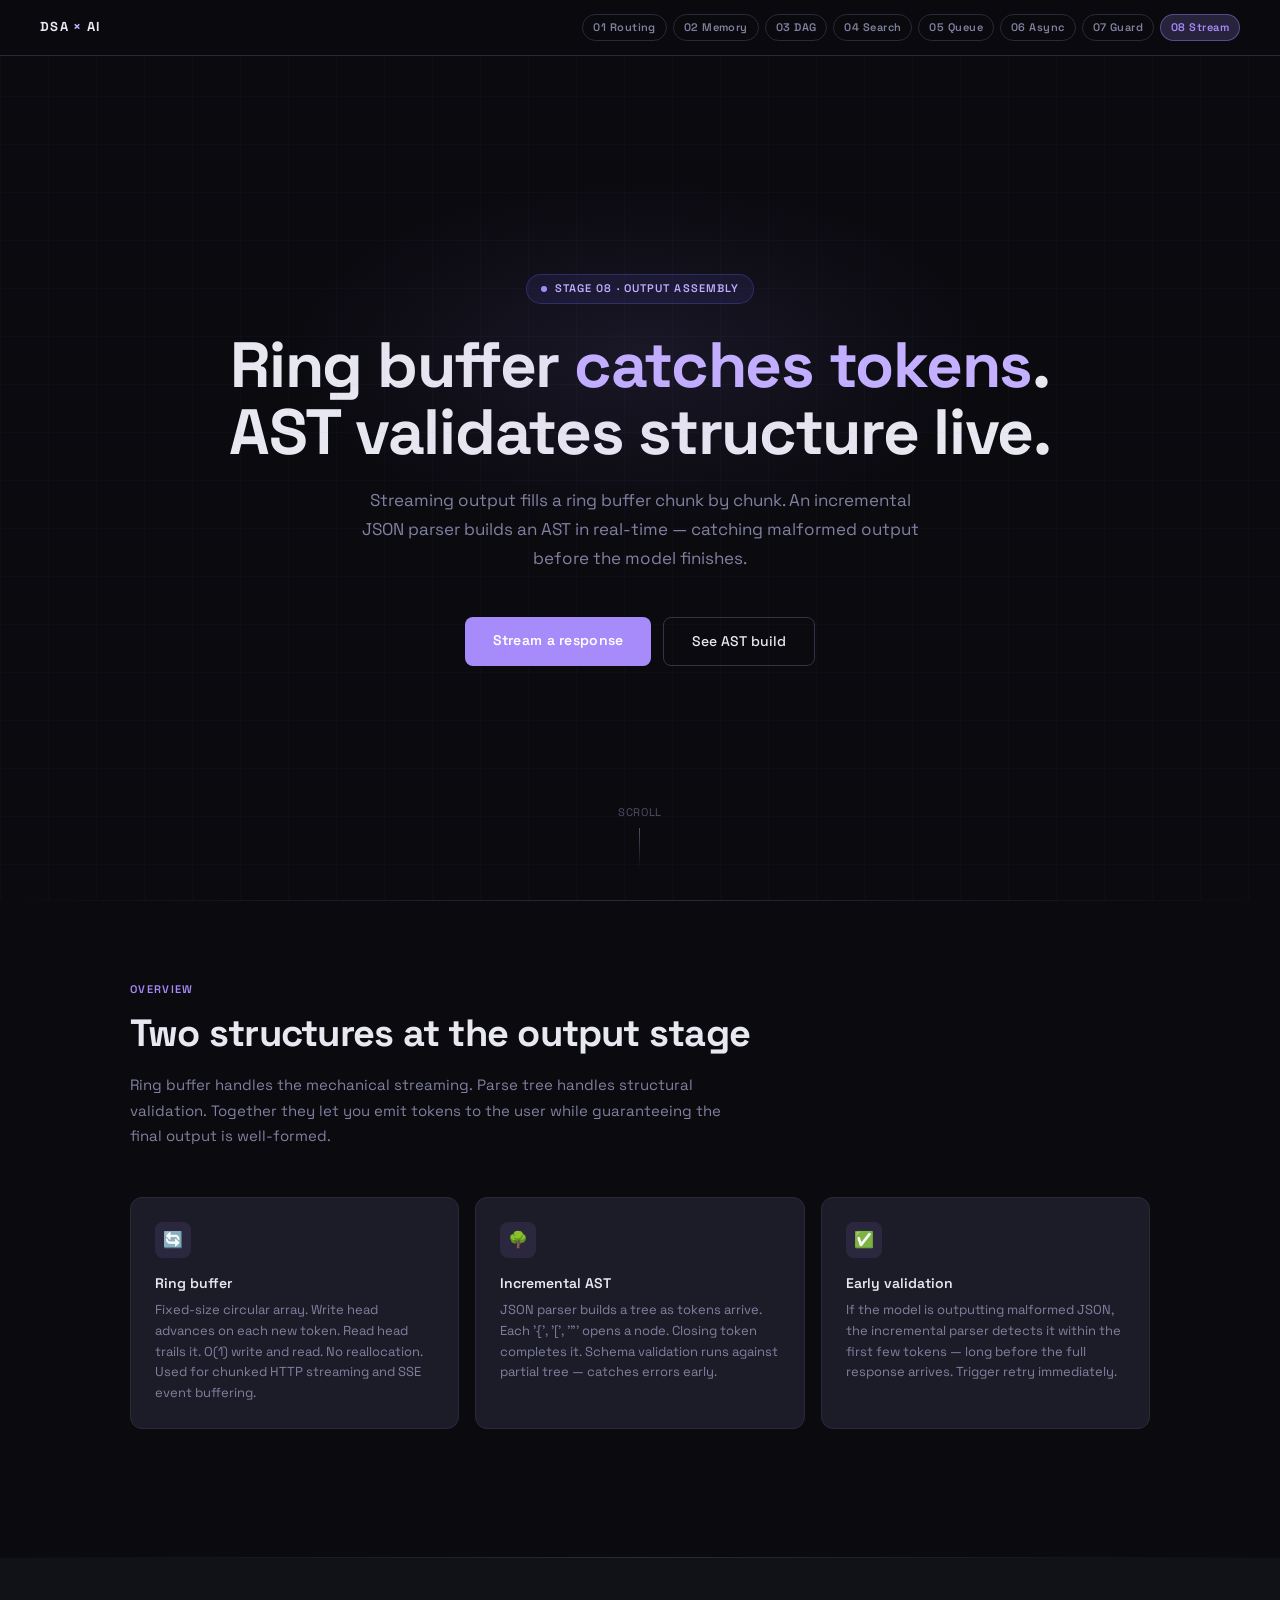
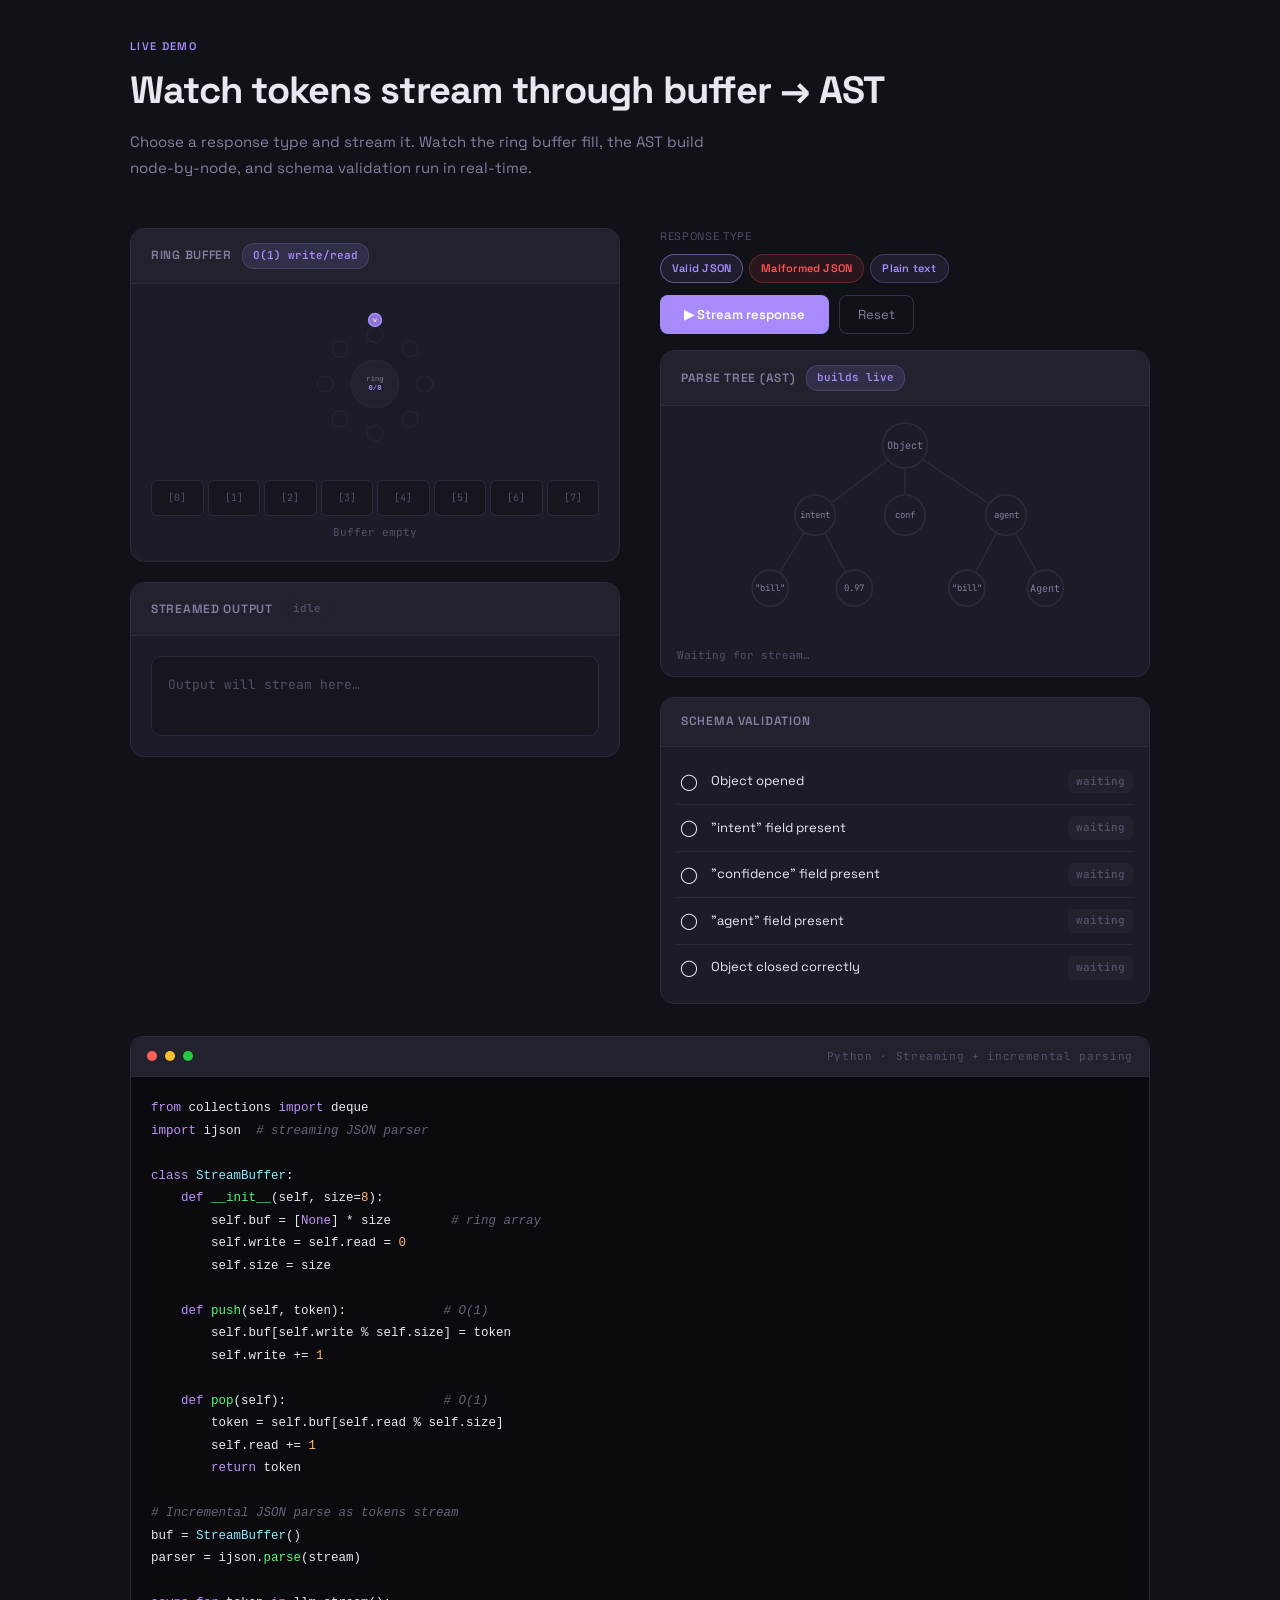
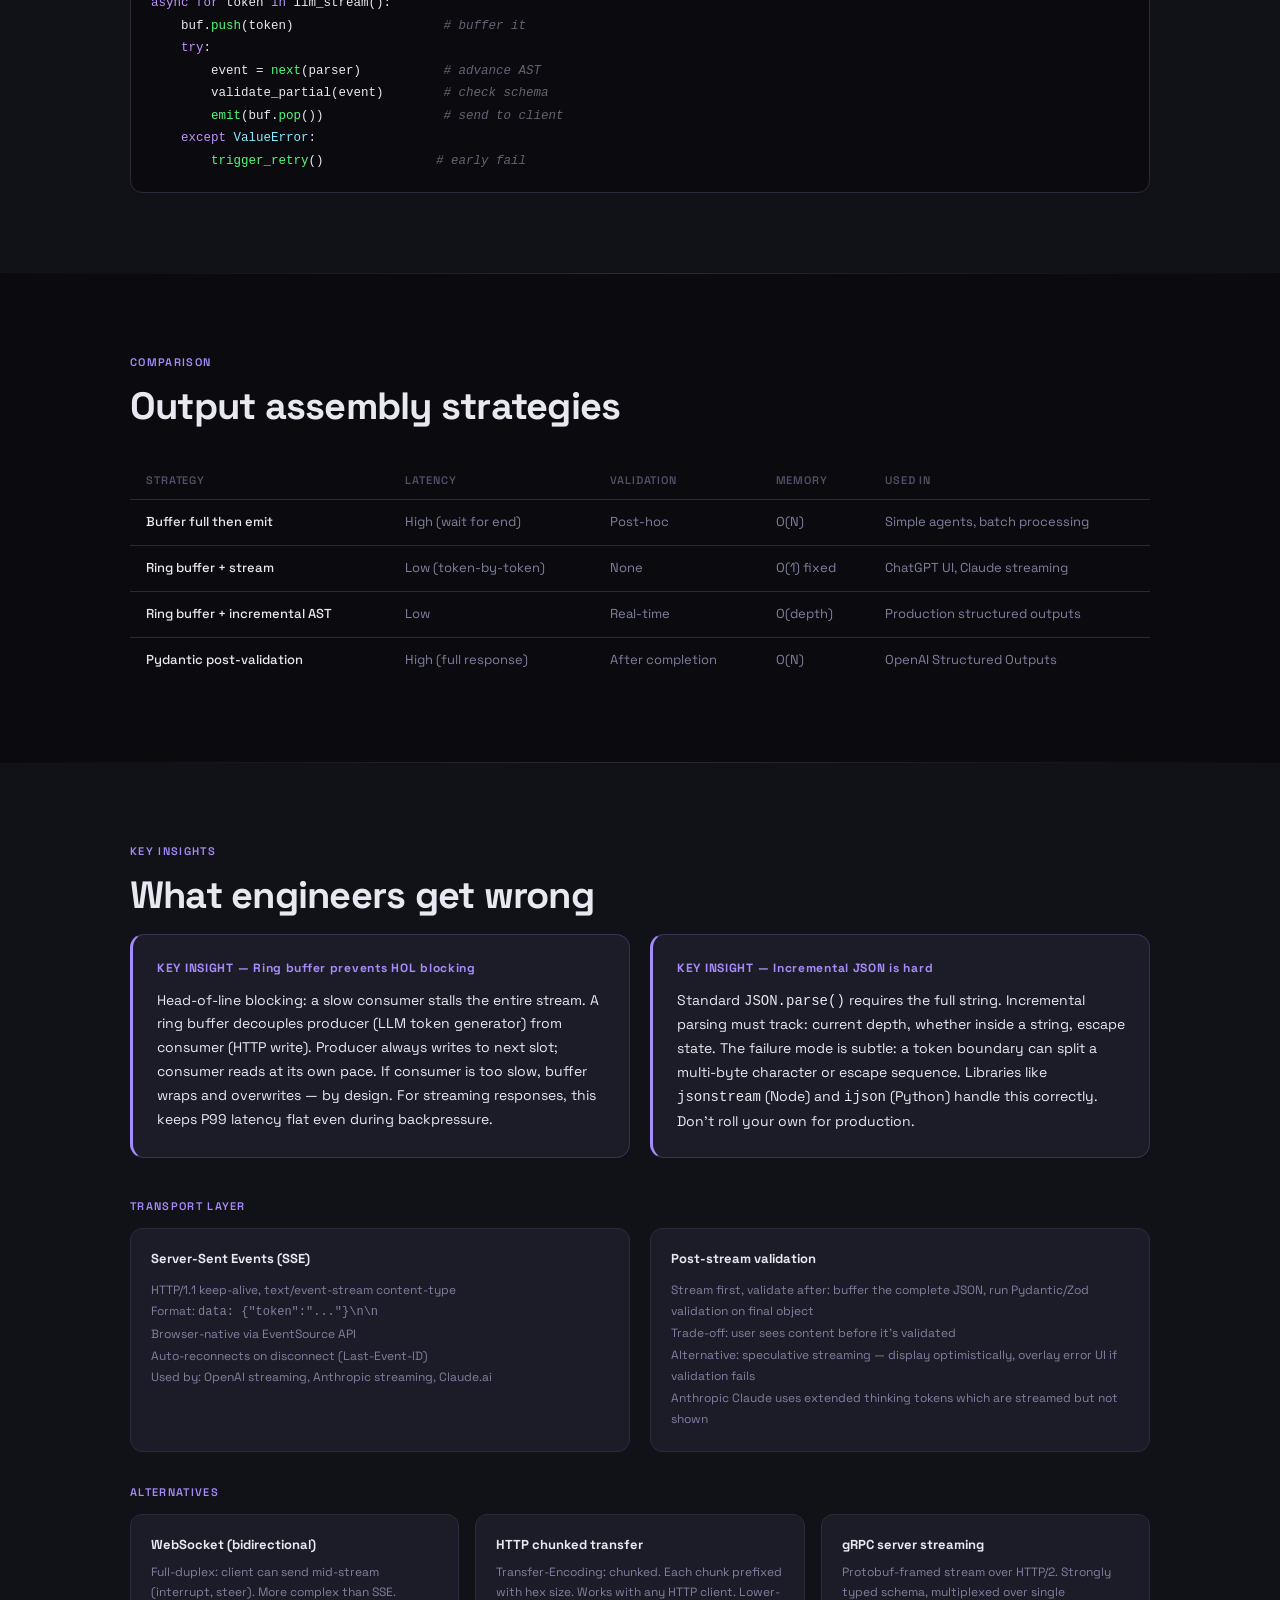
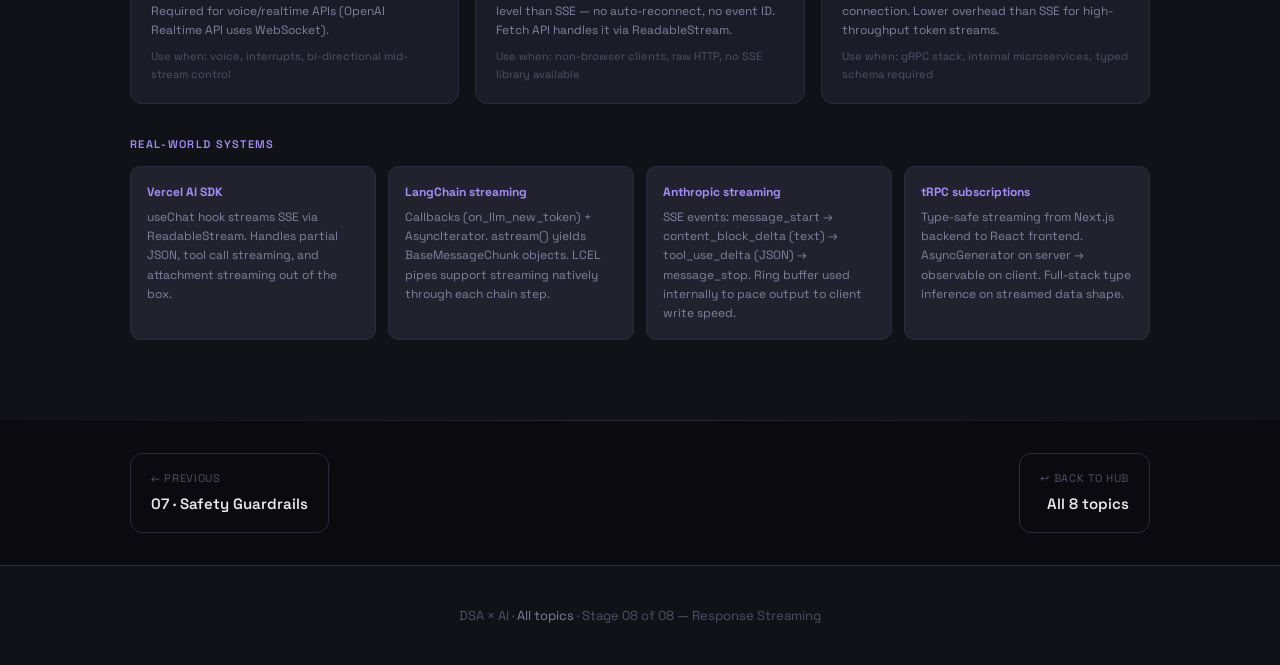
<file: streaming/index.html>
<!DOCTYPE html>
<html lang="en">
<head>
<meta charset="UTF-8"/>
<meta name="viewport" content="width=device-width, initial-scale=1.0"/>
<title>08 · Response Streaming — DSA × AI</title>
<meta name="description" content="How AI agents stream responses using Ring Buffer for O(1) token flow and incremental JSON AST parsing. SSE transport explained."/>
<meta property="og:type" content="article"/>
<meta property="og:title" content="Response Streaming — Ring Buffer + AST Parser · DSA × AI"/>
<meta property="og:description" content="How AI agents stream responses using Ring Buffer for O(1) token flow and incremental JSON AST parsing. SSE transport explained."/>
<meta property="og:image" content="https://pub-791252e542b34b9b85d72f368c5c362f.r2.dev/Screenshot%202026-06-13%20at%2011.57.16%E2%80%AFPM.png"/>
<meta name="twitter:card" content="summary_large_image"/>
<meta name="twitter:title" content="Response Streaming — Ring Buffer + AST Parser · DSA × AI"/>
<meta name="twitter:description" content="How AI agents stream responses using Ring Buffer for O(1) token flow and incremental JSON AST parsing."/>
<meta name="twitter:image" content="https://pub-791252e542b34b9b85d72f368c5c362f.r2.dev/Screenshot%202026-06-13%20at%2011.57.16%E2%80%AFPM.png"/>
<link href="https://fonts.googleapis.com/css2?family=Space+Grotesk:wght@300;400;500;600;700&family=JetBrains+Mono:wght@300;400;500&display=swap" rel="stylesheet"/>
<link rel="stylesheet" href="../shared.css"/>
<style>
:root{--accent:#A78BFA;--accent2:#C4B0FF;}
.nav-stage.active{background:rgba(167,139,250,.2)!important;color:#A78BFA!important;border-color:rgba(167,139,250,.4)!important;}
.concept-grid{display:grid;grid-template-columns:repeat(3,1fr);gap:16px;margin-bottom:48px;}
.concept-card{background:var(--surface);border:1px solid var(--border);border-radius:12px;padding:24px;}
.concept-icon{width:36px;height:36px;border-radius:8px;display:flex;align-items:center;justify-content:center;margin-bottom:14px;font-size:16px;}
.concept-title{font-size:14px;font-weight:600;margin-bottom:6px;}
.concept-body{font-size:13px;color:var(--muted);line-height:1.6;}

/* Ring buffer */
.ring-wrap{position:relative;width:200px;height:200px;margin:0 auto 20px;}
.ring-svg{display:block;}

/* Token stream display */
.stream-display{background:var(--bg3);border:1px solid var(--border);border-radius:10px;padding:16px;font-family:var(--mono);font-size:13px;min-height:80px;line-height:1.8;word-break:break-all;}
.stream-token{display:inline;transition:opacity .2s;}
.stream-token.new{animation:tokenIn .3s ease forwards;}
@keyframes tokenIn{from{opacity:0;background:rgba(167,139,250,.2)}to{opacity:1;background:transparent}}

/* AST tree */
.ast-wrap{background:var(--surface);border:1px solid var(--border);border-radius:14px;overflow:hidden;}
.ast-node{transition:all .3s;}
.ast-node circle{transition:fill .3s,stroke .3s;}
.ast-node.building circle{fill:rgba(167,139,250,.15);stroke:#A78BFA;stroke-width:2;filter:drop-shadow(0 0 6px rgba(167,139,250,.4));}
.ast-node.complete circle{fill:rgba(91,219,133,.1);stroke:#5BDB85;stroke-width:2;}
.ast-node.error circle{fill:rgba(255,82,82,.1);stroke:#FF5252;stroke-width:2;}
.ast-node.idle circle{fill:#1C1C28;stroke:#2A2A3A;stroke-width:1.5;}
.ast-node text{transition:fill .3s;}
.ast-node.building text{fill:#C4B0FF;}
.ast-node.complete text{fill:#5BDB85;}
.ast-node.error text{fill:#FF5252;}
.ast-node.idle text{fill:#8080A0;}

/* Validation status */
.val-row{display:flex;align-items:center;gap:10px;padding:10px 0;border-bottom:1px solid var(--border);}
.val-row:last-child{border-bottom:none;}
.val-icon{font-size:16px;width:24px;text-align:center;}
.val-label{flex:1;font-size:13px;}
.val-status{font-family:var(--mono);font-size:11px;font-weight:600;padding:3px 8px;border-radius:6px;}

/* Buffer slots */
.buf-slots{display:flex;gap:4px;margin-bottom:8px;}
.buf-slot{flex:1;height:36px;border-radius:6px;border:1px solid var(--border);background:var(--bg3);display:flex;align-items:center;justify-content:center;font-family:var(--mono);font-size:10px;color:var(--dim);transition:all .3s;}
.buf-slot.filled{background:rgba(167,139,250,.1);border-color:rgba(167,139,250,.3);color:#A78BFA;}
.buf-slot.active{background:rgba(167,139,250,.2);border-color:#A78BFA;color:#C4B0FF;box-shadow:0 0 8px rgba(167,139,250,.3);}
.buf-slot.empty{background:var(--bg3);border-color:var(--border);}
@media(max-width:900px){.concept-grid{grid-template-columns:1fr 1fr;}}
@media(max-width:600px){.concept-grid{grid-template-columns:1fr;}}
</style>
</head>
<body>
<nav>
  <a href="../index.html" class="nav-logo">DSA <span>×</span> AI</a>
  <div class="nav-stages">
    <a href="../intent-routing/" class="nav-stage">01 Routing</a>
    <a href="../session-memory/" class="nav-stage">02 Memory</a>
    <a href="../orchestration/" class="nav-stage">03 DAG</a>
    <a href="../retrieval/" class="nav-stage">04 Search</a>
    <a href="../scheduling/" class="nav-stage">05 Queue</a>
    <a href="../async-tracking/" class="nav-stage">06 Async</a>
    <a href="../guardrails/" class="nav-stage">07 Guard</a>
    <a href="../streaming/" class="nav-stage active">08 Stream</a>
  </div>
</nav>

<div class="hero">
  <div class="hero-grid"></div>
  <div class="hero-glow" style="background:radial-gradient(ellipse,rgba(167,139,250,.1) 0%,transparent 70%)"></div>
  <div class="eyebrow"><span class="eyebrow-dot" style="background:#A78BFA"></span>Stage 08 · Output Assembly</div>
  <h1>Ring buffer <em style="color:#C4B0FF">catches tokens</em>.<br/>AST validates structure live.</h1>
  <p class="hero-sub">Streaming output fills a ring buffer chunk by chunk. An incremental JSON parser builds an AST in real-time — catching malformed output before the model finishes.</p>
  <div style="display:flex;gap:12px;flex-wrap:wrap;justify-content:center">
    <a href="#demo" class="btn-primary" style="background:#A78BFA">Stream a response</a>
    <a href="#ast" class="btn-secondary">See AST build</a>
  </div>
  <div class="scroll-hint"><span>SCROLL</span><div class="scroll-line"></div></div>
</div>

<div class="divider"></div>

<section>
  <div class="section-label">Overview</div>
  <div class="section-title">Two structures at the output stage</div>
  <p class="section-sub">Ring buffer handles the mechanical streaming. Parse tree handles structural validation. Together they let you emit tokens to the user while guaranteeing the final output is well-formed.</p>
  <div class="concept-grid">
    <div class="concept-card">
      <div class="concept-icon" style="background:rgba(167,139,250,.1)">🔄</div>
      <div class="concept-title">Ring buffer</div>
      <div class="concept-body">Fixed-size circular array. Write head advances on each new token. Read head trails it. O(1) write and read. No reallocation. Used for chunked HTTP streaming and SSE event buffering.</div>
    </div>
    <div class="concept-card">
      <div class="concept-icon" style="background:rgba(167,139,250,.1)">🌳</div>
      <div class="concept-title">Incremental AST</div>
      <div class="concept-body">JSON parser builds a tree as tokens arrive. Each '{', '[', '"' opens a node. Closing token completes it. Schema validation runs against partial tree — catches errors early.</div>
    </div>
    <div class="concept-card">
      <div class="concept-icon" style="background:rgba(167,139,250,.1)">✅</div>
      <div class="concept-title">Early validation</div>
      <div class="concept-body">If the model is outputting malformed JSON, the incremental parser detects it within the first few tokens — long before the full response arrives. Trigger retry immediately.</div>
    </div>
  </div>
</section>

<div class="divider"></div>

<!-- STREAMING DEMO -->
<div class="full-bg" id="demo">
<div class="full-bg-wrap">
  <div class="section-label">Live demo</div>
  <div class="section-title">Watch tokens stream through buffer → AST</div>
  <p class="section-sub">Choose a response type and stream it. Watch the ring buffer fill, the AST build node-by-node, and schema validation run in real-time.</p>

  <div class="two-col">
    <div>
      <!-- Ring buffer visualization -->
      <div class="panel-box" style="margin-bottom:20px">
        <div class="panel-header"><div class="panel-header-title">Ring buffer</div><span class="badge" style="background:rgba(167,139,250,.12);color:#A78BFA;border:1px solid rgba(167,139,250,.2)">O(1) write/read</span></div>
        <div class="panel-body">
          <!-- Circular ring -->
          <div style="display:flex;justify-content:center;margin-bottom:16px">
            <svg viewBox="0 0 200 200" width="160" height="160" style="display:block">
              <!-- Slots as arcs -->
              <g id="ring-slots"></g>
              <!-- Write head -->
              <circle id="write-head" cx="100" cy="20" r="8" fill="rgba(167,139,250,.8)" stroke="#A78BFA" stroke-width="2"/>
              <text x="100" y="20" text-anchor="middle" dominant-baseline="central" font-size="7" fill="#fff" font-family="monospace">W</text>
              <!-- Center -->
              <circle cx="100" cy="100" r="30" fill="var(--surface2)" stroke="var(--border)" stroke-width="1"/>
              <text id="ring-center-text" x="100" y="96" text-anchor="middle" font-size="9" fill="var(--muted)" font-family="monospace">ring</text>
              <text id="ring-count" x="100" y="108" text-anchor="middle" font-size="9" fill="#A78BFA" font-family="monospace" font-weight="600">0/8</text>
            </svg>
          </div>
          <div class="buf-slots" id="buf-slots">
            <div class="buf-slot empty">[0]</div>
            <div class="buf-slot empty">[1]</div>
            <div class="buf-slot empty">[2]</div>
            <div class="buf-slot empty">[3]</div>
            <div class="buf-slot empty">[4]</div>
            <div class="buf-slot empty">[5]</div>
            <div class="buf-slot empty">[6]</div>
            <div class="buf-slot empty">[7]</div>
          </div>
          <div id="buf-status" style="font-family:var(--mono);font-size:11px;color:var(--dim);text-align:center">Buffer empty</div>
        </div>
      </div>

      <!-- Token stream output -->
      <div class="panel-box">
        <div class="panel-header"><div class="panel-header-title">Streamed output</div><span id="stream-badge" class="badge" style="background:var(--surface2);color:var(--dim)">idle</span></div>
        <div class="panel-body">
          <div class="stream-display" id="stream-display"><span style="color:var(--dim)">Output will stream here…</span></div>
        </div>
      </div>
    </div>

    <div>
      <!-- Controls -->
      <div style="margin-bottom:16px">
        <div style="font-size:11px;color:var(--dim);text-transform:uppercase;letter-spacing:.06em;margin-bottom:8px">Response type</div>
        <div class="chips" style="margin-bottom:12px">
          <span class="chip chip-violet" onclick="selectMode('valid')" id="mode-valid" style="border-color:rgba(167,139,250,.4)">Valid JSON</span>
          <span class="chip chip-red" onclick="selectMode('invalid')" id="mode-invalid">Malformed JSON</span>
          <span class="chip chip-violet" onclick="selectMode('text')" id="mode-text">Plain text</span>
        </div>
        <div style="display:flex;gap:10px;flex-wrap:wrap">
          <button class="btn-run" style="background:#A78BFA" id="stream-btn" onclick="startStream()">▶ Stream response</button>
          <button class="btn-reset" onclick="resetStream()">Reset</button>
        </div>
      </div>

      <!-- AST visualization -->
      <div class="ast-wrap" id="ast" style="margin-bottom:20px">
        <div class="panel-header"><div class="panel-header-title">Parse tree (AST)</div><span class="badge" style="background:rgba(167,139,250,.12);color:#A78BFA;border:1px solid rgba(167,139,250,.2)">builds live</span></div>
        <svg id="ast-svg" viewBox="0 0 420 200" width="100%" style="display:block;padding:8px">
          <!-- Edges (static) -->
          <line x1="210" y1="30" x2="130" y2="90" stroke="#2A2A3A" stroke-width="1.2" id="ae1"/>
          <line x1="210" y1="30" x2="210" y2="90" stroke="#2A2A3A" stroke-width="1.2" id="ae2"/>
          <line x1="210" y1="30" x2="300" y2="90" stroke="#2A2A3A" stroke-width="1.2" id="ae3"/>
          <line x1="130" y1="90" x2="90" y2="155" stroke="#2A2A3A" stroke-width="1.2" id="ae4"/>
          <line x1="130" y1="90" x2="165" y2="155" stroke="#2A2A3A" stroke-width="1.2" id="ae5"/>
          <line x1="300" y1="90" x2="265" y2="155" stroke="#2A2A3A" stroke-width="1.2" id="ae6"/>
          <line x1="300" y1="90" x2="335" y2="155" stroke="#2A2A3A" stroke-width="1.2" id="ae7"/>
          <!-- Nodes -->
          <g class="ast-node idle" id="an-root"><circle cx="210" cy="28" r="20"/><text x="210" y="28" text-anchor="middle" dominant-baseline="central" font-size="9" font-family="'JetBrains Mono',monospace">Object</text></g>
          <g class="ast-node idle" id="an-intent"><circle cx="130" cy="90" r="18"/><text x="130" y="90" text-anchor="middle" dominant-baseline="central" font-size="8" font-family="'JetBrains Mono',monospace">intent</text></g>
          <g class="ast-node idle" id="an-conf"><circle cx="210" cy="90" r="18"/><text x="210" y="90" text-anchor="middle" dominant-baseline="central" font-size="8" font-family="'JetBrains Mono',monospace">conf</text></g>
          <g class="ast-node idle" id="an-agent"><circle cx="300" cy="90" r="18"/><text x="300" y="90" text-anchor="middle" dominant-baseline="central" font-size="8" font-family="'JetBrains Mono',monospace">agent</text></g>
          <g class="ast-node idle" id="an-v1"><circle cx="90" cy="155" r="16"/><text x="90" y="155" text-anchor="middle" dominant-baseline="central" font-size="8" font-family="'JetBrains Mono',monospace">"bill"</text></g>
          <g class="ast-node idle" id="an-v2"><circle cx="165" cy="155" r="16"/><text x="165" y="155" text-anchor="middle" dominant-baseline="central" font-size="8" font-family="'JetBrains Mono',monospace">0.97</text></g>
          <g class="ast-node idle" id="an-v3"><circle cx="265" cy="155" r="16"/><text x="265" y="155" text-anchor="middle" dominant-baseline="central" font-size="8" font-family="'JetBrains Mono',monospace">"bill"</text></g>
          <g class="ast-node idle" id="an-v4"><circle cx="335" cy="155" r="16"/><text x="335" y="155" text-anchor="middle" dominant-baseline="central" font-size="9" font-family="'JetBrains Mono',monospace">Agent</text></g>
        </svg>
        <div id="ast-status" style="padding:0 16px 12px;font-family:var(--mono);font-size:11px;color:var(--dim)">Waiting for stream…</div>
      </div>

      <!-- Schema validation -->
      <div class="panel-box">
        <div class="panel-header"><div class="panel-header-title">Schema validation</div></div>
        <div class="panel-body" style="padding:12px 16px">
          <div class="val-row"><div class="val-icon">◯</div><div class="val-label">Object opened</div><div class="val-status" id="vs1" style="background:var(--surface2);color:var(--dim)">waiting</div></div>
          <div class="val-row"><div class="val-icon">◯</div><div class="val-label">"intent" field present</div><div class="val-status" id="vs2" style="background:var(--surface2);color:var(--dim)">waiting</div></div>
          <div class="val-row"><div class="val-icon">◯</div><div class="val-label">"confidence" field present</div><div class="val-status" id="vs3" style="background:var(--surface2);color:var(--dim)">waiting</div></div>
          <div class="val-row"><div class="val-icon">◯</div><div class="val-label">"agent" field present</div><div class="val-status" id="vs4" style="background:var(--surface2);color:var(--dim)">waiting</div></div>
          <div class="val-row"><div class="val-icon">◯</div><div class="val-label">Object closed correctly</div><div class="val-status" id="vs5" style="background:var(--surface2);color:var(--dim)">waiting</div></div>
        </div>
      </div>
    </div>
  </div>

  <div class="code-block" style="margin-top:32px">
    <div class="code-topbar"><div class="dot dot-red"></div><div class="dot dot-yellow"></div><div class="dot dot-green"></div><div class="code-lang">Python · Streaming + incremental parsing</div></div>
    <div class="code-body"><pre><span class="hl-kw">from</span> collections <span class="hl-kw">import</span> deque
<span class="hl-kw">import</span> ijson  <span class="hl-cm"># streaming JSON parser</span>

<span class="hl-kw">class</span> <span class="hl-cl">StreamBuffer</span>:
    <span class="hl-kw">def</span> <span class="hl-fn">__init__</span>(self, size=<span class="hl-nb">8</span>):
        self.buf = [<span class="hl-kw">None</span>] * size        <span class="hl-cm"># ring array</span>
        self.write = self.read = <span class="hl-nb">0</span>
        self.size = size

    <span class="hl-kw">def</span> <span class="hl-fn">push</span>(self, token):             <span class="hl-cm"># O(1)</span>
        self.buf[self.write % self.size] = token
        self.write += <span class="hl-nb">1</span>

    <span class="hl-kw">def</span> <span class="hl-fn">pop</span>(self):                     <span class="hl-cm"># O(1)</span>
        token = self.buf[self.read % self.size]
        self.read += <span class="hl-nb">1</span>
        <span class="hl-kw">return</span> token

<span class="hl-cm"># Incremental JSON parse as tokens stream</span>
buf = <span class="hl-cl">StreamBuffer</span>()
parser = ijson.<span class="hl-fn">parse</span>(stream)

<span class="hl-kw">async for</span> token <span class="hl-kw">in</span> llm_stream():
    buf.<span class="hl-fn">push</span>(token)                    <span class="hl-cm"># buffer it</span>
    <span class="hl-kw">try</span>:
        event = <span class="hl-fn">next</span>(parser)           <span class="hl-cm"># advance AST</span>
        validate_partial(event)        <span class="hl-cm"># check schema</span>
        <span class="hl-fn">emit</span>(buf.<span class="hl-fn">pop</span>())                <span class="hl-cm"># send to client</span>
    <span class="hl-kw">except</span> <span class="hl-cl">ValueError</span>:
        <span class="hl-fn">trigger_retry</span>()               <span class="hl-cm"># early fail</span></pre></div>
  </div>
</div>
</div>

<div class="divider"></div>

<section>
  <div class="section-label">Comparison</div>
  <div class="section-title">Output assembly strategies</div>
  <table class="cplx-table">
    <thead><tr><th>Strategy</th><th>Latency</th><th>Validation</th><th>Memory</th><th>Used in</th></tr></thead>
    <tbody>
      <tr><td>Buffer full then emit</td><td>High (wait for end)</td><td>Post-hoc</td><td>O(N)</td><td>Simple agents, batch processing</td></tr>
      <tr><td>Ring buffer + stream</td><td>Low (token-by-token)</td><td>None</td><td>O(1) fixed</td><td>ChatGPT UI, Claude streaming</td></tr>
      <tr><td>Ring buffer + incremental AST</td><td>Low</td><td>Real-time</td><td>O(depth)</td><td>Production structured outputs</td></tr>
      <tr><td>Pydantic post-validation</td><td>High (full response)</td><td>After completion</td><td>O(N)</td><td>OpenAI Structured Outputs</td></tr>
    </tbody>
  </table>
</section>

<div class="divider"></div>

<div class="full-bg">
<div class="full-bg-wrap">
  <div class="section-label">Key insights</div>
  <div class="section-title">What engineers get wrong</div>
  <div style="display:grid;grid-template-columns:1fr 1fr;gap:20px;margin-bottom:40px">
    <div style="background:var(--surface);border:1px solid rgba(167,139,250,.2);border-radius:14px;padding:24px;border-left:3px solid #A78BFA">
      <div style="font-size:12px;font-weight:700;color:#A78BFA;margin-bottom:10px;letter-spacing:.06em">KEY INSIGHT — Ring buffer prevents HOL blocking</div>
      <div style="font-size:14px;color:var(--text);line-height:1.7">Head-of-line blocking: a slow consumer stalls the entire stream. A ring buffer decouples producer (LLM token generator) from consumer (HTTP write). Producer always writes to next slot; consumer reads at its own pace. If consumer is too slow, buffer wraps and overwrites — by design. For streaming responses, this keeps P99 latency flat even during backpressure.</div>
    </div>
    <div style="background:var(--surface);border:1px solid rgba(167,139,250,.2);border-radius:14px;padding:24px;border-left:3px solid #A78BFA">
      <div style="font-size:12px;font-weight:700;color:#A78BFA;margin-bottom:10px;letter-spacing:.06em">KEY INSIGHT — Incremental JSON is hard</div>
      <div style="font-size:14px;color:var(--text);line-height:1.7">Standard <code>JSON.parse()</code> requires the full string. Incremental parsing must track: current depth, whether inside a string, escape state. The failure mode is subtle: a token boundary can split a multi-byte character or escape sequence. Libraries like <code>jsonstream</code> (Node) and <code>ijson</code> (Python) handle this correctly. Don't roll your own for production.</div>
    </div>
  </div>

  <div class="section-label" style="margin-top:8px">Transport layer</div>
  <div style="display:grid;grid-template-columns:1fr 1fr;gap:20px;margin-bottom:32px">
    <div style="background:var(--surface);border:1px solid var(--border);border-radius:12px;padding:20px">
      <div style="font-size:13px;font-weight:700;color:var(--text);margin-bottom:10px">Server-Sent Events (SSE)</div>
      <div style="font-size:12px;color:var(--muted);line-height:1.8">
        HTTP/1.1 keep-alive, text/event-stream content-type<br/>
        Format: <code>data: {"token":"..."}\n\n</code><br/>
        Browser-native via EventSource API<br/>
        Auto-reconnects on disconnect (Last-Event-ID)<br/>
        Used by: OpenAI streaming, Anthropic streaming, Claude.ai
      </div>
    </div>
    <div style="background:var(--surface);border:1px solid var(--border);border-radius:12px;padding:20px">
      <div style="font-size:13px;font-weight:700;color:var(--text);margin-bottom:10px">Post-stream validation</div>
      <div style="font-size:12px;color:var(--muted);line-height:1.8">
        Stream first, validate after: buffer the complete JSON, run Pydantic/Zod validation on final object<br/>
        Trade-off: user sees content before it's validated<br/>
        Alternative: speculative streaming — display optimistically, overlay error UI if validation fails<br/>
        Anthropic Claude uses extended thinking tokens which are streamed but not shown
      </div>
    </div>
  </div>

  <div class="section-label">Alternatives</div>
  <div style="display:grid;grid-template-columns:repeat(3,1fr);gap:16px;margin-bottom:32px">
    <div style="background:var(--surface);border:1px solid var(--border);border-radius:12px;padding:20px">
      <div style="font-size:13px;font-weight:700;color:var(--text);margin-bottom:8px">WebSocket (bidirectional)</div>
      <div style="font-size:12px;color:var(--muted);margin-bottom:8px">Full-duplex: client can send mid-stream (interrupt, steer). More complex than SSE. Required for voice/realtime APIs (OpenAI Realtime API uses WebSocket).</div>
      <div style="font-size:11px;color:var(--dim)">Use when: voice, interrupts, bi-directional mid-stream control</div>
    </div>
    <div style="background:var(--surface);border:1px solid var(--border);border-radius:12px;padding:20px">
      <div style="font-size:13px;font-weight:700;color:var(--text);margin-bottom:8px">HTTP chunked transfer</div>
      <div style="font-size:12px;color:var(--muted);margin-bottom:8px">Transfer-Encoding: chunked. Each chunk prefixed with hex size. Works with any HTTP client. Lower-level than SSE — no auto-reconnect, no event ID. Fetch API handles it via ReadableStream.</div>
      <div style="font-size:11px;color:var(--dim)">Use when: non-browser clients, raw HTTP, no SSE library available</div>
    </div>
    <div style="background:var(--surface);border:1px solid var(--border);border-radius:12px;padding:20px">
      <div style="font-size:13px;font-weight:700;color:var(--text);margin-bottom:8px">gRPC server streaming</div>
      <div style="font-size:12px;color:var(--muted);margin-bottom:8px">Protobuf-framed stream over HTTP/2. Strongly typed schema, multiplexed over single connection. Lower overhead than SSE for high-throughput token streams.</div>
      <div style="font-size:11px;color:var(--dim)">Use when: gRPC stack, internal microservices, typed schema required</div>
    </div>
  </div>

  <div class="section-label">Real-world systems</div>
  <div style="display:grid;grid-template-columns:repeat(4,1fr);gap:12px">
    <div style="background:var(--surface2);border:1px solid var(--border);border-radius:10px;padding:16px">
      <div style="font-size:12px;font-weight:700;color:#A78BFA;margin-bottom:6px">Vercel AI SDK</div>
      <div style="font-size:12px;color:var(--muted)">useChat hook streams SSE via ReadableStream. Handles partial JSON, tool call streaming, and attachment streaming out of the box.</div>
    </div>
    <div style="background:var(--surface2);border:1px solid var(--border);border-radius:10px;padding:16px">
      <div style="font-size:12px;font-weight:700;color:#A78BFA;margin-bottom:6px">LangChain streaming</div>
      <div style="font-size:12px;color:var(--muted)">Callbacks (on_llm_new_token) + AsyncIterator. astream() yields BaseMessageChunk objects. LCEL pipes support streaming natively through each chain step.</div>
    </div>
    <div style="background:var(--surface2);border:1px solid var(--border);border-radius:10px;padding:16px">
      <div style="font-size:12px;font-weight:700;color:#A78BFA;margin-bottom:6px">Anthropic streaming</div>
      <div style="font-size:12px;color:var(--muted)">SSE events: message_start → content_block_delta (text) → tool_use_delta (JSON) → message_stop. Ring buffer used internally to pace output to client write speed.</div>
    </div>
    <div style="background:var(--surface2);border:1px solid var(--border);border-radius:10px;padding:16px">
      <div style="font-size:12px;font-weight:700;color:#A78BFA;margin-bottom:6px">tRPC subscriptions</div>
      <div style="font-size:12px;color:var(--muted)">Type-safe streaming from Next.js backend to React frontend. AsyncGenerator on server → observable on client. Full-stack type inference on streamed data shape.</div>
    </div>
  </div>
</div>
</div>

<div class="divider"></div>
<div class="topic-nav">
  <a href="../guardrails/" class="topic-nav-link">
    <span class="topic-nav-label">← Previous</span>
    <span class="topic-nav-title">07 · Safety Guardrails</span>
  </a>
  <a href="../index.html" class="topic-nav-link next">
    <span class="topic-nav-label">↩ Back to hub</span>
    <span class="topic-nav-title">All 8 topics</span>
  </a>
</div>
<footer>DSA × AI · <a href="../index.html">All topics</a> · Stage 08 of 08 — Response Streaming</footer>

<script>
const BUF_SIZE = 8;
let writeHead = 0;
let bufContents = new Array(BUF_SIZE).fill(null);
let streamTimers = [];
let currentMode = 'valid';

const STREAMS = {
  valid: ['{"', '"intent"', ':', '"billing"', ',', '"confidence"', ':', '0.97', ',', '"agent"', ':', '"BillingAgent"', '}'],
  invalid: ['{"', '"intent"', ':', '"billing"', ',', '"confidence"', ':', '{broken', '!!', 'malformed'],
  text: ['The', 'billing', 'agent', 'will', 'handle', 'your', 'invoice', 'query.', 'Please', 'wait…'],
};

const AST_STEPS = {
  valid: [
    { nodes:['an-root'], status:'Object opened', vs:1 },
    { nodes:['an-root','an-intent'], status:'"intent" key parsed', vs:2 },
    { nodes:['an-root','an-intent','an-v1'], status:'"billing" value set', vs:2 },
    { nodes:['an-root','an-conf'], status:'"confidence" key parsed', vs:3 },
    { nodes:['an-root','an-conf','an-v2'], status:'0.97 value set', vs:3 },
    { nodes:['an-root','an-agent'], status:'"agent" key parsed', vs:4 },
    { nodes:['an-root','an-agent','an-v3','an-v4'], status:'"BillingAgent" value set', vs:4 },
    { nodes:[], status:'✓ Object closed — schema valid', vs:5, complete:true },
  ],
  invalid: [
    { nodes:['an-root'], status:'Object opened', vs:1 },
    { nodes:['an-root','an-intent'], status:'"intent" key parsed', vs:2 },
    { nodes:['an-root','an-intent','an-v1'], status:'"billing" value set', vs:2 },
    { nodes:['an-root','an-conf'], status:'"confidence" key parsed', vs:3 },
    { nodes:['an-root','an-conf'], status:'⚠ Expected number, got object!', vs:null, error:true },
  ],
  text: [],
};

function selectMode(mode) {
  currentMode = mode;
  ['valid','invalid','text'].forEach(m => {
    document.getElementById('mode-'+m).style.borderColor = m===mode ? 'rgba(167,139,250,.5)' : '';
  });
}

function setVal(id, state) {
  const el = document.getElementById(id);
  if (!el) return;
  if (state === 'ok') { el.textContent='✓ ok'; el.style.background='rgba(91,219,133,.12)'; el.style.color='#5BDB85'; }
  else if (state === 'err') { el.textContent='✗ error'; el.style.background='rgba(255,82,82,.12)'; el.style.color='#FF5252'; }
  else { el.textContent='waiting'; el.style.background='var(--surface2)'; el.style.color='var(--dim)'; }
}

function setASTNode(id, state) {
  const g = document.getElementById(id);
  if (!g) return;
  g.className.baseVal = 'ast-node ' + state;
}

function updateRingBuf(token, idx) {
  const slot = idx % BUF_SIZE;
  bufContents[slot] = token;
  const slots = document.getElementById('buf-slots').children;
  for (let i=0; i<BUF_SIZE; i++) {
    const s = slots[i];
    s.className = 'buf-slot';
    if (bufContents[i]) {
      s.className += i===slot ? ' active' : ' filled';
      s.textContent = bufContents[i].slice(0,4);
    } else {
      s.className += ' empty';
      s.textContent = '['+i+']';
    }
  }
  // Ring SVG
  const ring = document.getElementById('ring-slots');
  ring.innerHTML = '';
  const cx=100,cy=100,r=62;
  const filled = bufContents.filter(Boolean).length;
  document.getElementById('ring-count').textContent = filled+'/'+BUF_SIZE;
  for (let i=0;i<BUF_SIZE;i++) {
    const angle = (i/BUF_SIZE)*Math.PI*2 - Math.PI/2;
    const x = cx+r*Math.cos(angle), y = cy+r*Math.sin(angle);
    const ns='http://www.w3.org/2000/svg';
    const c = document.createElementNS(ns,'circle');
    c.setAttribute('cx',x); c.setAttribute('cy',y); c.setAttribute('r','10');
    c.setAttribute('fill', bufContents[i]?(i===slot?'rgba(167,139,250,.4)':'rgba(167,139,250,.15)'):'#1C1C28');
    c.setAttribute('stroke', bufContents[i]?(i===slot?'#A78BFA':'rgba(167,139,250,.3)'):'#2A2A3A');
    c.setAttribute('stroke-width', i===slot?'2':'1');
    ring.appendChild(c);
  }
  // Write head position
  const wAngle = (slot/BUF_SIZE)*Math.PI*2 - Math.PI/2;
  const wh = document.getElementById('write-head');
  wh.setAttribute('cx', cx+(r+18)*Math.cos(wAngle));
  wh.setAttribute('cy', cy+(r+18)*Math.sin(wAngle));
  document.getElementById('buf-status').textContent = 'Slot ['+slot+'] written: "'+token+'"';
}

async function startStream() {
  if (streamTimers.length) return;
  resetStreamVisuals();
  const tokens = STREAMS[currentMode];
  const astSteps = AST_STEPS[currentMode] || [];
  const display = document.getElementById('stream-display');
  const badge = document.getElementById('stream-badge');
  const astStatus = document.getElementById('ast-status');
  display.innerHTML = '';
  badge.textContent='streaming'; badge.style.background='rgba(167,139,250,.12)'; badge.style.color='#A78BFA'; badge.style.border='1px solid rgba(167,139,250,.25)';

  let done = false;
  tokens.forEach((tok, i) => {
    streamTimers.push(setTimeout(() => {
      updateRingBuf(tok, i);
      const span = document.createElement('span');
      span.className='stream-token new';
      span.textContent = tok+' ';
      display.appendChild(span);

      const astStep = astSteps[Math.min(i, astSteps.length-1)];
      if (astStep && currentMode !== 'text') {
        if (astStep.error) {
          document.querySelectorAll('.ast-node').forEach(g=>g.className.baseVal='ast-node idle');
          astStep.nodes?.forEach(n=>setASTNode(n,'error'));
          astStatus.textContent = '✗ Parse error: '+astStep.status;
          astStatus.style.color='#FF5252';
          for (let v=1;v<=5;v++) { if (v===astStep.vs) setVal('vs'+v,'err'); }
          badge.textContent='parse error ✗'; badge.style.background='rgba(255,82,82,.12)'; badge.style.color='#FF5252'; badge.style.border='1px solid rgba(255,82,82,.25)';
          done = true;
        } else {
          document.querySelectorAll('.ast-node').forEach(g=>g.className.baseVal='ast-node idle');
          if (astStep.complete) {
            document.querySelectorAll('.ast-node').forEach(g=>g.className.baseVal='ast-node complete');
            astStatus.textContent='✓ '+astStep.status; astStatus.style.color='#5BDB85';
            for (let v=1;v<=5;v++) setVal('vs'+v,'ok');
            badge.textContent='complete ✓'; badge.style.background='rgba(91,219,133,.12)'; badge.style.color='#5BDB85'; badge.style.border='1px solid rgba(91,219,133,.25)';
          } else {
            astStep.nodes?.forEach(n=>setASTNode(n,'building'));
            astStatus.textContent='→ '+astStep.status; astStatus.style.color='#C4B0FF';
            if (astStep.vs) setVal('vs'+astStep.vs,'ok');
          }
        }
      }

      if (i===tokens.length-1 && !done) {
        streamTimers = [];
        if (currentMode==='text') { badge.textContent='complete ✓'; badge.style.background='rgba(91,219,133,.12)'; badge.style.color='#5BDB85'; badge.style.border='1px solid rgba(91,219,133,.25)'; }
      }
    }, i*320));
  });
}

function resetStreamVisuals() {
  streamTimers.forEach(t=>clearTimeout(t)); streamTimers=[];
  writeHead=0; bufContents=new Array(BUF_SIZE).fill(null);
  document.getElementById('stream-display').innerHTML='<span style="color:var(--dim)">Output will stream here…</span>';
  document.getElementById('buf-slots').querySelectorAll('.buf-slot').forEach((s,i)=>{s.className='buf-slot empty';s.textContent='['+i+']';});
  document.getElementById('ring-slots').innerHTML='';
  document.getElementById('ring-count').textContent='0/8';
  document.getElementById('buf-status').textContent='Buffer empty';
  document.getElementById('ast-status').textContent='Waiting for stream…'; document.getElementById('ast-status').style.color='var(--dim)';
  document.querySelectorAll('.ast-node').forEach(g=>g.className.baseVal='ast-node idle');
  for(let v=1;v<=5;v++) setVal('vs'+v,'waiting');
  const badge=document.getElementById('stream-badge'); badge.textContent='idle'; badge.style.background='var(--surface2)'; badge.style.color='var(--dim)'; badge.style.border='1px solid var(--border)';
  const wh=document.getElementById('write-head'); wh.setAttribute('cx','100'); wh.setAttribute('cy','20');
}

function resetStream() { resetStreamVisuals(); }

// Init ring vis
for(let i=0;i<BUF_SIZE;i++){
  const ns='http://www.w3.org/2000/svg';
  const cx=100,cy=100,r=62;
  const angle=(i/BUF_SIZE)*Math.PI*2-Math.PI/2;
  const x=cx+r*Math.cos(angle),y=cy+r*Math.sin(angle);
  const c=document.createElementNS(ns,'circle');
  c.setAttribute('cx',x);c.setAttribute('cy',y);c.setAttribute('r','10');
  c.setAttribute('fill','#1C1C28');c.setAttribute('stroke','#2A2A3A');c.setAttribute('stroke-width','1');
  document.getElementById('ring-slots').appendChild(c);
}
selectMode('valid');
</script>
</body>
</html>
</file>
<file: shared.css>
:root {
  --bg: #0A0A0F;
  --bg2: #111118;
  --bg3: #16161F;
  --surface: #1C1C28;
  --surface2: #22222E;
  --border: #2A2A3A;
  --border2: #333345;
  --text: #E8E8F0;
  --muted: #8080A0;
  --dim: #505068;
  --font: 'Space Grotesk', sans-serif;
  --mono: 'JetBrains Mono', monospace;

  /* Topic accent colors */
  --c1: #6C63FF; /* Intent Routing */
  --c2: #00D4A4; /* Session Memory */
  --c3: #5B8FFF; /* Orchestration */
  --c4: #FF6B9D; /* Retrieval */
  --c5: #FFB347; /* Scheduling */
  --c6: #5BDB85; /* Async Tracking */
  --c7: #FF5252; /* Guardrails */
  --c8: #A78BFA; /* Streaming */

  --teal: #00D4A4;
  --teal2: #00FFB3;
  --pink: #FF6B9D;
  --amber: #FFB347;
  --green: #5BDB85;
  --blue: #5B8FFF;
  --red: #FF5252;
  --violet: #A78BFA;
  --accent: #6C63FF;
  --accent2: #9B8FFF;
}

*, *::before, *::after { box-sizing: border-box; margin: 0; padding: 0; }
html { scroll-behavior: smooth; }
body {
  background: var(--bg);
  color: var(--text);
  font-family: var(--font);
  font-size: 15px;
  line-height: 1.6;
  overflow-x: hidden;
}

/* NAV */
nav {
  position: fixed; top: 0; left: 0; right: 0; z-index: 100;
  background: rgba(10,10,15,0.92);
  backdrop-filter: blur(12px);
  border-bottom: 1px solid var(--border);
  padding: 0 40px; height: 56px;
  display: flex; align-items: center; justify-content: space-between;
}
.nav-logo {
  font-size: 13px; font-weight: 700; letter-spacing: .1em;
  text-transform: uppercase; color: var(--text); text-decoration: none;
}
.nav-logo span { color: var(--accent2); }
.nav-stages {
  display: flex; gap: 6px; align-items: center; flex-wrap: wrap;
}
.nav-stage {
  padding: 4px 10px; border-radius: 20px; font-size: 11px;
  font-weight: 600; text-decoration: none; letter-spacing: .04em;
  border: 1px solid var(--border); color: var(--muted);
  transition: all .2s; white-space: nowrap;
}
.nav-stage:hover { color: var(--text); border-color: var(--border2); }
.nav-stage.active { color: #fff; border-color: transparent; }

/* HERO */
.hero {
  min-height: 100vh; display: flex; flex-direction: column;
  align-items: center; justify-content: center;
  padding: 100px 40px 60px; text-align: center;
  position: relative; overflow: hidden;
}
.hero-grid {
  position: absolute; inset: 0;
  background-image:
    linear-gradient(rgba(108,99,255,.04) 1px, transparent 1px),
    linear-gradient(90deg, rgba(108,99,255,.04) 1px, transparent 1px);
  background-size: 48px 48px; pointer-events: none;
}
.hero-glow {
  position: absolute; top: 20%; left: 50%; transform: translateX(-50%);
  width: 700px; height: 350px;
  background: radial-gradient(ellipse, rgba(108,99,255,.1) 0%, transparent 70%);
  pointer-events: none;
}
.eyebrow {
  display: inline-flex; align-items: center; gap: 8px;
  background: rgba(108,99,255,.1); border: 1px solid rgba(108,99,255,.25);
  border-radius: 20px; padding: 5px 14px;
  font-size: 11px; font-weight: 600; letter-spacing: .1em;
  text-transform: uppercase; color: var(--accent2); margin-bottom: 28px;
}
.eyebrow-dot {
  width: 6px; height: 6px; border-radius: 50%; background: var(--accent);
  animation: pulse 2s infinite;
}
@keyframes pulse {
  0%,100% { opacity:1; transform:scale(1); }
  50% { opacity:.5; transform:scale(.8); }
}
h1 {
  font-size: clamp(32px, 5vw, 72px); font-weight: 700;
  line-height: 1.05; letter-spacing: -.02em;
  margin-bottom: 20px; max-width: 900px;
}
h1 em { font-style: normal; }
.hero-sub {
  font-size: 17px; color: var(--muted);
  max-width: 580px; line-height: 1.7; margin-bottom: 44px;
}

/* BUTTONS */
.btn-primary {
  padding: 12px 28px; background: var(--accent); color: #fff;
  border: none; border-radius: 8px; font-family: var(--font);
  font-size: 14px; font-weight: 600; cursor: pointer;
  transition: all .2s; text-decoration: none; letter-spacing: .02em;
  display: inline-block;
}
.btn-primary:hover { filter: brightness(1.15); transform: translateY(-1px); }
.btn-secondary {
  padding: 12px 28px; background: transparent; color: var(--text);
  border: 1px solid var(--border2); border-radius: 8px;
  font-family: var(--font); font-size: 14px; font-weight: 500;
  cursor: pointer; transition: all .2s; text-decoration: none;
  display: inline-block;
}
.btn-secondary:hover { border-color: var(--accent); color: var(--accent2); }
.btn-run {
  padding: 10px 24px; background: var(--accent); color: #fff;
  border: none; border-radius: 8px; font-family: var(--font);
  font-size: 13px; font-weight: 600; cursor: pointer;
  transition: all .2s; display: inline-flex; align-items: center; gap: 8px;
}
.btn-run:hover { filter: brightness(1.15); }
.btn-run:disabled { opacity: .4; cursor: not-allowed; }
.btn-reset {
  padding: 10px 18px; background: transparent; color: var(--muted);
  border: 1px solid var(--border2); border-radius: 8px;
  font-family: var(--font); font-size: 13px; cursor: pointer; transition: all .2s;
}
.btn-reset:hover { border-color: var(--accent); color: var(--accent2); }

/* LAYOUT */
section { padding: 80px 40px; max-width: 1100px; margin: 0 auto; }
.section-label {
  font-size: 11px; font-weight: 600; letter-spacing: .12em;
  text-transform: uppercase; color: var(--accent); margin-bottom: 12px;
}
.section-title {
  font-size: clamp(24px,3vw,38px); font-weight: 700;
  letter-spacing: -.02em; margin-bottom: 16px; line-height: 1.2;
}
.section-sub {
  font-size: 15px; color: var(--muted);
  max-width: 620px; line-height: 1.7; margin-bottom: 48px;
}
.divider {
  width: 100%; height: 1px;
  background: linear-gradient(90deg, transparent, var(--border), transparent);
}
.two-col { display: grid; grid-template-columns: 1fr 1fr; gap: 40px; align-items: start; }
.full-bg { background: var(--bg2); }
.full-bg-wrap { max-width: 1100px; margin: 0 auto; padding: 80px 40px; }

/* PANELS */
.panel-box {
  background: var(--surface); border: 1px solid var(--border);
  border-radius: 14px; overflow: hidden;
}
.panel-header {
  background: var(--surface2); border-bottom: 1px solid var(--border);
  padding: 14px 20px; display: flex; align-items: center; gap: 10px; flex-wrap: wrap;
}
.panel-header-title {
  font-size: 12px; font-weight: 600; letter-spacing: .06em;
  text-transform: uppercase; color: var(--muted);
}
.panel-body { padding: 20px; }

/* BADGES */
.badge {
  display: inline-flex; align-items: center; gap: 4px;
  padding: 3px 10px; border-radius: 12px;
  font-size: 11px; font-weight: 600; font-family: var(--mono);
}
.badge-teal { background: rgba(0,212,164,.12); color: var(--teal); border: 1px solid rgba(0,212,164,.2); }
.badge-accent { background: rgba(108,99,255,.15); color: var(--accent2); border: 1px solid rgba(108,99,255,.25); }
.badge-amber { background: rgba(255,179,71,.12); color: var(--amber); border: 1px solid rgba(255,179,71,.2); }
.badge-pink { background: rgba(255,107,157,.12); color: var(--pink); border: 1px solid rgba(255,107,157,.2); }
.badge-green { background: rgba(91,219,133,.12); color: var(--green); border: 1px solid rgba(91,219,133,.2); }
.badge-red { background: rgba(255,82,82,.12); color: var(--red); border: 1px solid rgba(255,82,82,.2); }
.badge-violet { background: rgba(167,139,250,.12); color: var(--violet); border: 1px solid rgba(167,139,250,.2); }
.badge-blue { background: rgba(91,143,255,.12); color: var(--blue); border: 1px solid rgba(91,143,255,.2); }
.mono-badge {
  display: inline-flex; padding: 3px 9px; background: var(--surface2);
  border-radius: 6px; font-family: var(--mono); font-size: 12px; color: var(--teal);
}

/* CHIPS */
.chips { display: flex; flex-wrap: wrap; gap: 6px; margin-bottom: 18px; }
.chip {
  padding: 5px 11px; border-radius: 20px; font-size: 11px; font-weight: 600;
  cursor: pointer; border: 1px solid transparent; transition: all .15s; letter-spacing: .02em;
}
.chip:hover { opacity: .8; transform: translateY(-1px); }
.chip-purple { background: rgba(108,99,255,.15); color: var(--accent2); border-color: rgba(108,99,255,.3); }
.chip-teal   { background: rgba(0,212,164,.1);   color: var(--teal);    border-color: rgba(0,212,164,.25); }
.chip-pink   { background: rgba(255,107,157,.1); color: var(--pink);   border-color: rgba(255,107,157,.25); }
.chip-amber  { background: rgba(255,179,71,.1);  color: var(--amber);  border-color: rgba(255,179,71,.25); }
.chip-green  { background: rgba(91,219,133,.1);  color: var(--green);  border-color: rgba(91,219,133,.25); }
.chip-blue   { background: rgba(91,143,255,.1);  color: var(--blue);   border-color: rgba(91,143,255,.25); }
.chip-red    { background: rgba(255,82,82,.1);   color: var(--red);    border-color: rgba(255,82,82,.25); }
.chip-violet { background: rgba(167,139,250,.1); color: var(--violet); border-color: rgba(167,139,250,.25); }
.chip-dim    { background: var(--surface2); color: var(--muted); border-color: var(--border); }

/* CODE BLOCK */
.code-block {
  background: var(--bg); border: 1px solid var(--border);
  border-radius: 12px; overflow: hidden;
  font-family: var(--mono); font-size: 12.5px; line-height: 1.8;
}
.code-topbar {
  background: var(--surface2); border-bottom: 1px solid var(--border);
  padding: 10px 16px; display: flex; align-items: center; gap: 8px;
}
.dot { width: 10px; height: 10px; border-radius: 50%; }
.dot-red { background: #FF5F57; } .dot-yellow { background: #FEBC2E; } .dot-green { background: #28C840; }
.code-lang { font-size: 11px; color: var(--dim); margin-left: auto; letter-spacing: .06em; }
.code-body { padding: 20px; overflow-x: auto; }
pre { white-space: pre; }
.hl-kw { color: #BD93F9; } .hl-fn { color: #50FA7B; } .hl-st { color: #F1FA8C; }
.hl-cm { color: #636375; font-style: italic; } .hl-nb { color: #FFB86C; } .hl-cl { color: #8BE9FD; }

/* QUERY INPUT */
.query-input {
  width: 100%; background: var(--bg3); border: 1px solid var(--border2);
  border-radius: 8px; padding: 12px 16px; color: var(--text);
  font-family: var(--font); font-size: 14px; outline: none; transition: border-color .2s;
}
.query-input:focus { border-color: var(--accent); }
.query-input::placeholder { color: var(--dim); }
.query-select {
  background: var(--bg3); border: 1px solid var(--border2);
  border-radius: 8px; padding: 10px 14px; color: var(--text);
  font-family: var(--font); font-size: 13px; outline: none;
  cursor: pointer; transition: border-color .2s;
}
.query-select:focus { border-color: var(--accent); }

/* STATUS */
.status-badge {
  padding: 5px 12px; border-radius: 20px; font-size: 11px;
  font-weight: 600; font-family: var(--mono); transition: all .4s;
}

/* COMPARISON TABLE */
.cplx-table { width: 100%; border-collapse: collapse; margin-top: 32px; }
.cplx-table th {
  text-align: left; font-size: 11px; font-weight: 600;
  letter-spacing: .08em; text-transform: uppercase; color: var(--dim);
  padding: 10px 16px; border-bottom: 1px solid var(--border);
}
.cplx-table td {
  padding: 12px 16px; border-bottom: 1px solid var(--border);
  font-size: 13px; color: var(--muted);
}
.cplx-table tr:last-child td { border-bottom: none; }
.cplx-table td:first-child { color: var(--text); font-weight: 500; }

/* SCROLL HINT */
.scroll-hint {
  position: absolute; bottom: 32px; left: 50%; transform: translateX(-50%);
  display: flex; flex-direction: column; align-items: center; gap: 6px;
  color: var(--dim); font-size: 11px; letter-spacing: .06em;
}
.scroll-line {
  width: 1px; height: 40px;
  background: linear-gradient(var(--dim), transparent);
  animation: scrollanim 2s ease-in-out infinite;
}
@keyframes scrollanim {
  0%,100% { transform: scaleY(1); transform-origin: top; }
  50% { transform: scaleY(.5); transform-origin: top; }
}

/* FOOTER */
footer {
  border-top: 1px solid var(--border); padding: 40px;
  text-align: center; color: var(--dim); font-size: 13px; background: var(--bg2);
}
footer a { color: var(--muted); text-decoration: none; }
footer a:hover { color: var(--text); }

/* NEXT/PREV NAV */
.topic-nav {
  display: flex; justify-content: space-between; align-items: center;
  padding: 32px 40px; max-width: 1100px; margin: 0 auto;
}
.topic-nav-link {
  display: flex; flex-direction: column; gap: 4px;
  text-decoration: none; padding: 16px 20px;
  border: 1px solid var(--border); border-radius: 12px;
  transition: all .2s; max-width: 280px;
}
.topic-nav-link:hover { border-color: var(--border2); background: var(--surface); }
.topic-nav-label { font-size: 11px; color: var(--dim); text-transform: uppercase; letter-spacing: .06em; }
.topic-nav-title { font-size: 15px; font-weight: 600; color: var(--text); }
.topic-nav-link.next { text-align: right; }

/* RESPONSIVE */
@media (max-width: 900px) {
  nav { padding: 0 20px; }
  .nav-stages { display: none; }
  section, .full-bg-wrap { padding: 60px 20px; }
  .two-col { grid-template-columns: 1fr; }
  h1 { font-size: 30px; }
  .topic-nav { padding: 24px 20px; }
}
@media (max-width: 600px) {
  .hero { padding: 80px 20px 40px; }
  .hero-sub { font-size: 15px; }
}
</file>
